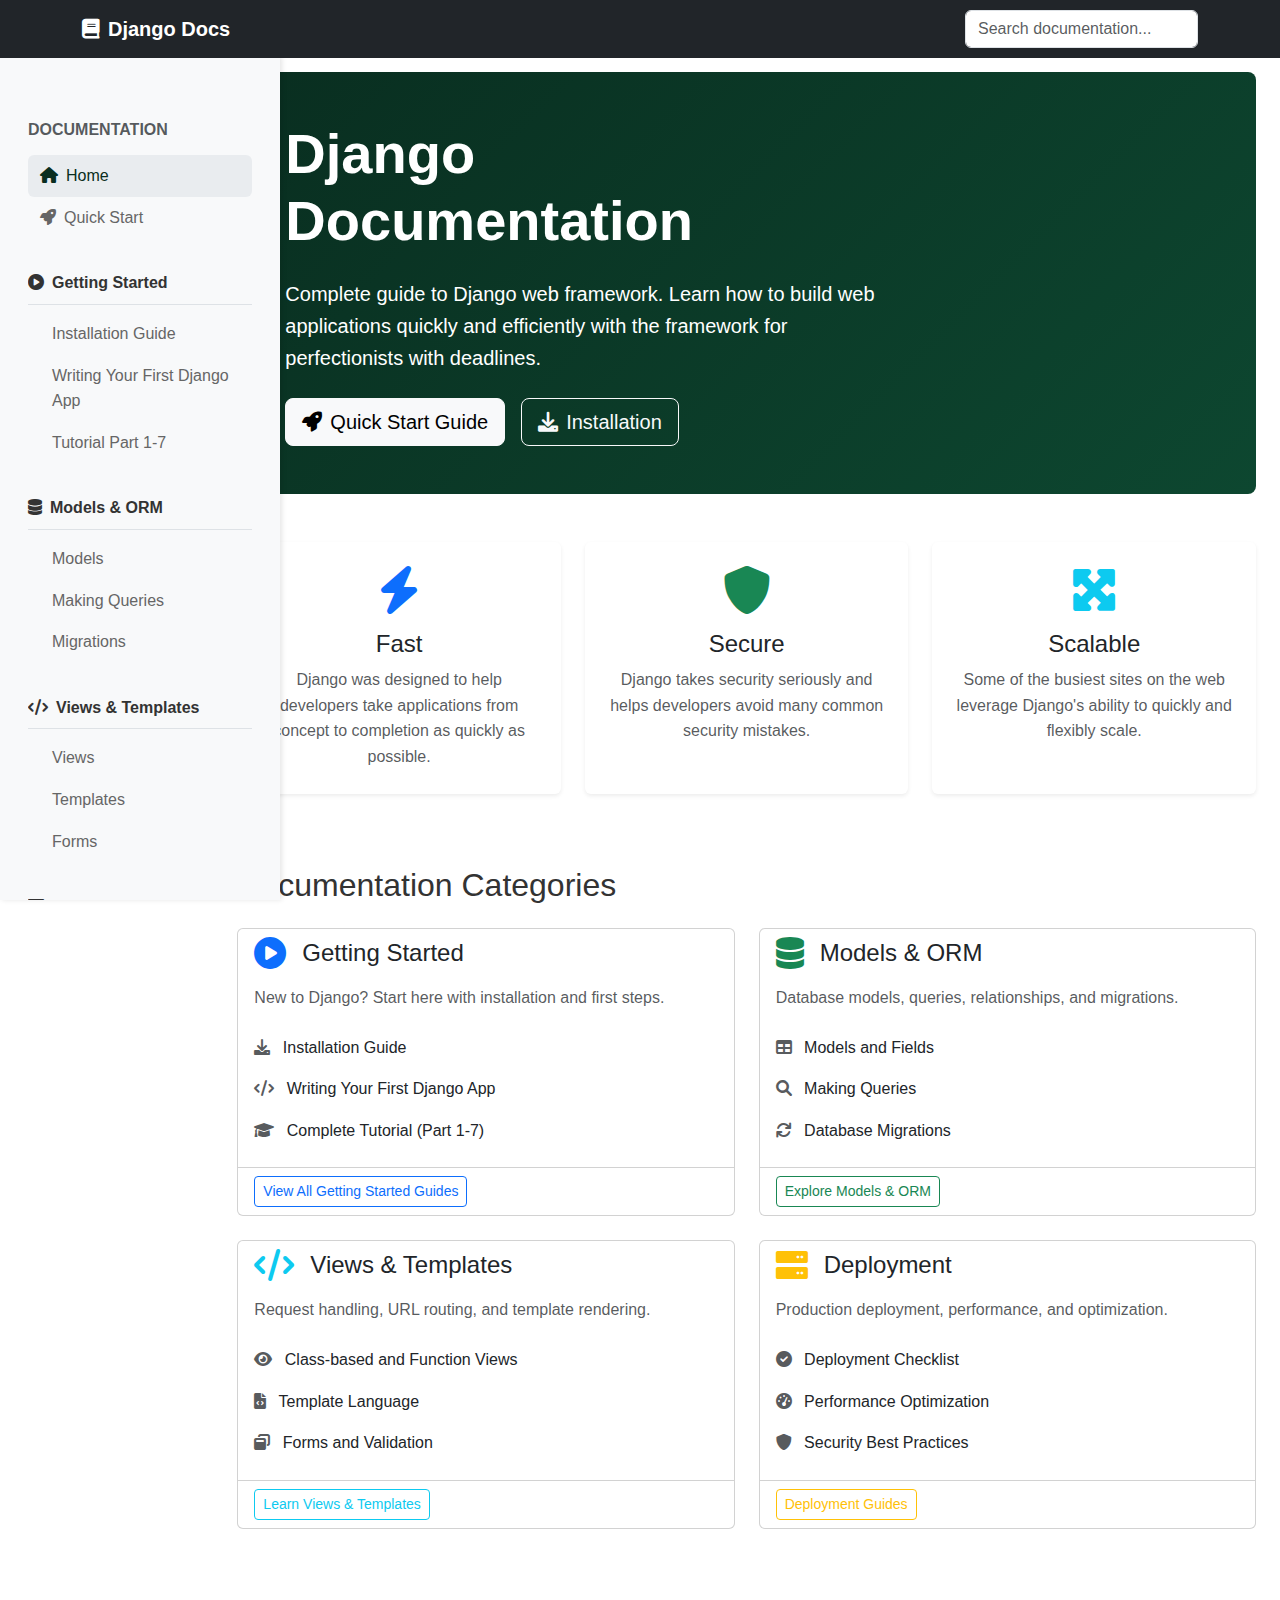
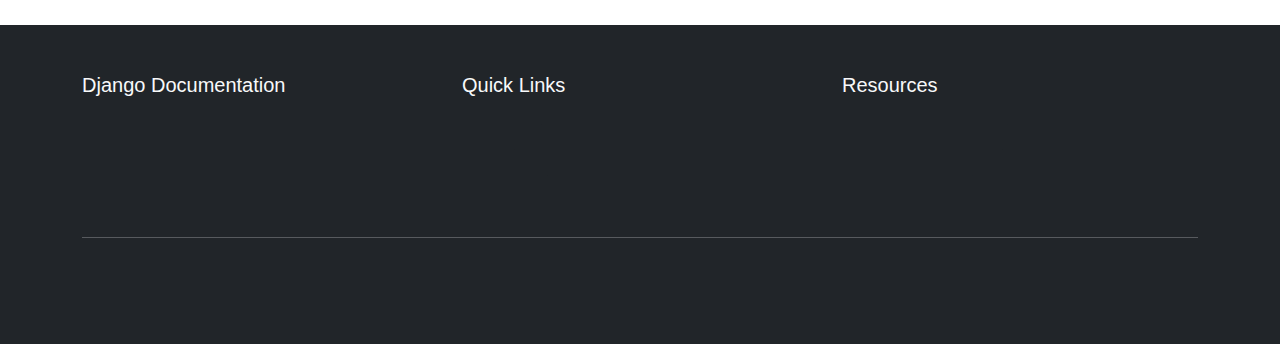
<file: index.html>
<!DOCTYPE html>
<html lang="en">
<head>
    <meta charset="UTF-8">
    <meta name="viewport" content="width=device-width, initial-scale=1.0">
    <title>Django Documentation - The Web Framework for Perfectionists with Deadlines</title>
    <link href="https://cdn.jsdelivr.net/npm/bootstrap@5.1.3/dist/css/bootstrap.min.css" rel="stylesheet">
    <link href="https://cdnjs.cloudflare.com/ajax/libs/font-awesome/6.0.0/css/all.min.css" rel="stylesheet">
    <link href="css/style.css" rel="stylesheet">
</head>
<body>
    <!-- Navigation -->
    <nav class="navbar navbar-expand-lg navbar-dark bg-dark fixed-top">
        <div class="container">
            <a class="navbar-brand" href="index.html">
                <i class="fas fa-book me-2"></i>Django Docs
            </a>
            <button class="navbar-toggler" type="button" data-bs-toggle="collapse" data-bs-target="#navbarNav">
                <span class="navbar-toggler-icon"></span>
            </button>
            <div class="collapse navbar-collapse" id="navbarNav">
                <div class="d-flex ms-auto">
                    <div class="search-container">
                        <input type="text" id="search-input" class="form-control" placeholder="Search documentation...">
                        <div id="search-results" class="search-results"></div>
                    </div>
                </div>
            </div>
        </div>
    </nav>

    <div class="container-fluid">
        <div class="row">
            <!-- Sidebar -->
            <nav class="col-md-3 col-lg-2 bg-light sidebar">
                <div class="position-sticky pt-5">
                    <div class="p-3">
                        <h6 class="text-uppercase fw-bold text-muted mb-3">Documentation</h6>
                        
                        <ul class="nav flex-column">
                            <li class="nav-item">
                                <a class="nav-link active" href="index.html">
                                    <i class="fas fa-home me-2"></i>Home
                                </a>
                            </li>
                            <li class="nav-item">
                                <a class="nav-link" href="quick-start.html">
                                    <i class="fas fa-rocket me-2"></i>Quick Start
                                </a>
                            </li>
                            
                            <!-- Getting Started -->
                            <li class="category-header">
                                <i class="fas fa-play-circle me-2"></i>Getting Started
                            </li>
                            <li class="nav-item">
                                <a class="nav-link ps-4" href="categories/getting-started/installation.html">
                                    Installation Guide
                                </a>
                            </li>
                            <li class="nav-item">
                                <a class="nav-link ps-4" href="categories/getting-started/first-project.html">
                                    Writing Your First Django App
                                </a>
                            </li>
                            <li class="nav-item">
                                <a class="nav-link ps-4" href="categories/getting-started/tutorial.html">
                                    Tutorial Part 1-7
                                </a>
                            </li>

                            <!-- Models & ORM -->
                            <li class="category-header">
                                <i class="fas fa-database me-2"></i>Models & ORM
                            </li>
                            <li class="nav-item">
                                <a class="nav-link ps-4" href="categories/models-orm/models.html">
                                    Models
                                </a>
                            </li>
                            <li class="nav-item">
                                <a class="nav-link ps-4" href="categories/models-orm/queries.html">
                                    Making Queries
                                </a>
                            </li>
                            <li class="nav-item">
                                <a class="nav-link ps-4" href="categories/models-orm/migrations.html">
                                    Migrations
                                </a>
                            </li>

                            <!-- Views & Templates -->
                            <li class="category-header">
                                <i class="fas fa-code me-2"></i>Views & Templates
                            </li>
                            <li class="nav-item">
                                <a class="nav-link ps-4" href="categories/views-templates/views.html">
                                    Views
                                </a>
                            </li>
                            <li class="nav-item">
                                <a class="nav-link ps-4" href="categories/views-templates/templates.html">
                                    Templates
                                </a>
                            </li>
                            <li class="nav-item">
                                <a class="nav-link ps-4" href="categories/views-templates/forms.html">
                                    Forms
                                </a>
                            </li>

                            <!-- Deployment -->
                            <li class="category-header">
                                <i class="fas fa-server me-2"></i>Deployment
                            </li>
                            <li class="nav-item">
                                <a class="nav-link ps-4" href="categories/deployment/production.html">
                                    Deployment Checklist
                                </a>
                            </li>
                            <li class="nav-item">
                                <a class="nav-link ps-4" href="categories/deployment/performance.html">
                                    Performance and Optimization
                                </a>
                            </li>
                        </ul>
                    </div>
                </div>
            </nav>

            <!-- Main content -->
            <main class="col-md-9 col-lg-10 ms-sm-auto px-4 py-4 main-content">
                <div class="pt-5">
                    <!-- Hero Section -->
                    <section class="hero-section bg-primary text-white rounded-3 p-5 mb-5">
                        <div class="row align-items-center">
                            <div class="col-lg-8">
                                <h1 class="display-4 fw-bold mb-4">Django Documentation</h1>
                                <p class="lead mb-4">Complete guide to Django web framework. Learn how to build web applications quickly and efficiently with the framework for perfectionists with deadlines.</p>
                                <div class="d-flex flex-wrap gap-3">
                                    <a href="quick-start.html" class="btn btn-light btn-lg">
                                        <i class="fas fa-rocket me-2"></i>Quick Start Guide
                                    </a>
                                    <a href="categories/getting-started/installation.html" class="btn btn-outline-light btn-lg">
                                        <i class="fas fa-download me-2"></i>Installation
                                    </a>
                                </div>
                            </div>
                            <div class="col-lg-4 text-center">
                                <i class="fas fa-django fa-8x opacity-75"></i>
                            </div>
                        </div>
                    </section>

                    <!-- Features Grid -->
                    <div class="row mb-5">
                        <div class="col-md-4 mb-4">
                            <div class="card h-100 border-0 shadow-sm">
                                <div class="card-body text-center p-4">
                                    <i class="fas fa-bolt fa-3x text-primary mb-3"></i>
                                    <h4 class="card-title">Fast</h4>
                                    <p class="card-text text-muted">Django was designed to help developers take applications from concept to completion as quickly as possible.</p>
                                </div>
                            </div>
                        </div>
                        <div class="col-md-4 mb-4">
                            <div class="card h-100 border-0 shadow-sm">
                                <div class="card-body text-center p-4">
                                    <i class="fas fa-shield-alt fa-3x text-success mb-3"></i>
                                    <h4 class="card-title">Secure</h4>
                                    <p class="card-text text-muted">Django takes security seriously and helps developers avoid many common security mistakes.</p>
                                </div>
                            </div>
                        </div>
                        <div class="col-md-4 mb-4">
                            <div class="card h-100 border-0 shadow-sm">
                                <div class="card-body text-center p-4">
                                    <i class="fas fa-expand-arrows-alt fa-3x text-info mb-3"></i>
                                    <h4 class="card-title">Scalable</h4>
                                    <p class="card-text text-muted">Some of the busiest sites on the web leverage Django's ability to quickly and flexibly scale.</p>
                                </div>
                            </div>
                        </div>
                    </div>

                    <!-- Documentation Categories -->
                    <section class="documentation-categories">
                        <h2 class="mb-4">Documentation Categories</h2>
                        <div class="row">
                            <!-- Getting Started -->
                            <div class="col-lg-6 mb-4">
                                <div class="card h-100">
                                    <div class="card-header bg-transparent border-0 pb-0">
                                        <div class="d-flex align-items-center">
                                            <i class="fas fa-play-circle fa-2x text-primary me-3"></i>
                                            <h4 class="card-title mb-0">Getting Started</h4>
                                        </div>
                                    </div>
                                    <div class="card-body">
                                        <p class="card-text text-muted">New to Django? Start here with installation and first steps.</p>
                                        <div class="list-group list-group-flush">
                                            <a href="categories/getting-started/installation.html" class="list-group-item list-group-item-action border-0 px-0 py-2">
                                                <i class="fas fa-download me-2 text-muted"></i>
                                                Installation Guide
                                            </a>
                                            <a href="categories/getting-started/first-project.html" class="list-group-item list-group-item-action border-0 px-0 py-2">
                                                <i class="fas fa-code me-2 text-muted"></i>
                                                Writing Your First Django App
                                            </a>
                                            <a href="categories/getting-started/tutorial.html" class="list-group-item list-group-item-action border-0 px-0 py-2">
                                                <i class="fas fa-graduation-cap me-2 text-muted"></i>
                                                Complete Tutorial (Part 1-7)
                                            </a>
                                        </div>
                                    </div>
                                    <div class="card-footer bg-transparent">
                                        <a href="categories/getting-started/installation.html" class="btn btn-outline-primary btn-sm">
                                            View All Getting Started Guides
                                        </a>
                                    </div>
                                </div>
                            </div>

                            <!-- Models & ORM -->
                            <div class="col-lg-6 mb-4">
                                <div class="card h-100">
                                    <div class="card-header bg-transparent border-0 pb-0">
                                        <div class="d-flex align-items-center">
                                            <i class="fas fa-database fa-2x text-success me-3"></i>
                                            <h4 class="card-title mb-0">Models & ORM</h4>
                                        </div>
                                    </div>
                                    <div class="card-body">
                                        <p class="card-text text-muted">Database models, queries, relationships, and migrations.</p>
                                        <div class="list-group list-group-flush">
                                            <a href="categories/models-orm/models.html" class="list-group-item list-group-item-action border-0 px-0 py-2">
                                                <i class="fas fa-table me-2 text-muted"></i>
                                                Models and Fields
                                            </a>
                                            <a href="categories/models-orm/queries.html" class="list-group-item list-group-item-action border-0 px-0 py-2">
                                                <i class="fas fa-search me-2 text-muted"></i>
                                                Making Queries
                                            </a>
                                            <a href="categories/models-orm/migrations.html" class="list-group-item list-group-item-action border-0 px-0 py-2">
                                                <i class="fas fa-sync me-2 text-muted"></i>
                                                Database Migrations
                                            </a>
                                        </div>
                                    </div>
                                    <div class="card-footer bg-transparent">
                                        <a href="categories/models-orm/models.html" class="btn btn-outline-success btn-sm">
                                            Explore Models & ORM
                                        </a>
                                    </div>
                                </div>
                            </div>

                            <!-- Views & Templates -->
                            <div class="col-lg-6 mb-4">
                                <div class="card h-100">
                                    <div class="card-header bg-transparent border-0 pb-0">
                                        <div class="d-flex align-items-center">
                                            <i class="fas fa-code fa-2x text-info me-3"></i>
                                            <h4 class="card-title mb-0">Views & Templates</h4>
                                        </div>
                                    </div>
                                    <div class="card-body">
                                        <p class="card-text text-muted">Request handling, URL routing, and template rendering.</p>
                                        <div class="list-group list-group-flush">
                                            <a href="categories/views-templates/views.html" class="list-group-item list-group-item-action border-0 px-0 py-2">
                                                <i class="fas fa-eye me-2 text-muted"></i>
                                                Class-based and Function Views
                                            </a>
                                            <a href="categories/views-templates/templates.html" class="list-group-item list-group-item-action border-0 px-0 py-2">
                                                <i class="fas fa-file-code me-2 text-muted"></i>
                                                Template Language
                                            </a>
                                            <a href="categories/views-templates/forms.html" class="list-group-item list-group-item-action border-0 px-0 py-2">
                                                <i class="fas fa-window-restore me-2 text-muted"></i>
                                                Forms and Validation
                                            </a>
                                        </div>
                                    </div>
                                    <div class="card-footer bg-transparent">
                                        <a href="categories/views-templates/views.html" class="btn btn-outline-info btn-sm">
                                            Learn Views & Templates
                                        </a>
                                    </div>
                                </div>
                            </div>

                            <!-- Deployment -->
                            <div class="col-lg-6 mb-4">
                                <div class="card h-100">
                                    <div class="card-header bg-transparent border-0 pb-0">
                                        <div class="d-flex align-items-center">
                                            <i class="fas fa-server fa-2x text-warning me-3"></i>
                                            <h4 class="card-title mb-0">Deployment</h4>
                                        </div>
                                    </div>
                                    <div class="card-body">
                                        <p class="card-text text-muted">Production deployment, performance, and optimization.</p>
                                        <div class="list-group list-group-flush">
                                            <a href="categories/deployment/production.html" class="list-group-item list-group-item-action border-0 px-0 py-2">
                                                <i class="fas fa-check-circle me-2 text-muted"></i>
                                                Deployment Checklist
                                            </a>
                                            <a href="categories/deployment/performance.html" class="list-group-item list-group-item-action border-0 px-0 py-2">
                                                <i class="fas fa-tachometer-alt me-2 text-muted"></i>
                                                Performance Optimization
                                            </a>
                                            <a href="categories/deployment/security.html" class="list-group-item list-group-item-action border-0 px-0 py-2">
                                                <i class="fas fa-shield-alt me-2 text-muted"></i>
                                                Security Best Practices
                                            </a>
                                        </div>
                                    </div>
                                    <div class="card-footer bg-transparent">
                                        <a href="categories/deployment/production.html" class="btn btn-outline-warning btn-sm">
                                            Deployment Guides
                                        </a>
                                    </div>
                                </div>
                            </div>
                        </div>
                    </section>
                </div>
            </main>
        </div>
    </div>

    <!-- Footer -->
    <footer class="bg-dark text-light mt-5 py-5">
        <div class="container">
            <div class="row">
                <div class="col-md-4 mb-4">
                    <h5>Django Documentation</h5>
                    <p class="text-muted">Complete guide to building web applications with Django.</p>
                </div>
                <div class="col-md-4 mb-4">
                    <h5>Quick Links</h5>
                    <ul class="list-unstyled">
                        <li><a href="quick-start.html" class="text-muted">Quick Start</a></li>
                        <li><a href="categories/getting-started/tutorial.html" class="text-muted">Tutorial</a></li>
                        <li><a href="categories/deployment/production.html" class="text-muted">Deployment</a></li>
                    </ul>
                </div>
                <div class="col-md-4 mb-4">
                    <h5>Resources</h5>
                    <ul class="list-unstyled">
                        <li><a href="https://django-project.com" class="text-muted">Official Django Website</a></li>
                        <li><a href="https://docs.djangoproject.com" class="text-muted">Official Documentation</a></li>
                        <li><a href="https://github.com/django" class="text-muted">GitHub Repository</a></li>
                    </ul>
                </div>
            </div>
            <hr class="bg-secondary">
            <div class="text-center text-muted">
                <p>&copy; 2024 Django Documentation. This is a static documentation site for demonstration purposes.</p>
            </div>
        </div>
    </footer>

    <script src="https://cdn.jsdelivr.net/npm/bootstrap@5.1.3/dist/js/bootstrap.bundle.min.js"></script>
    <script src="js/search.js"></script>
    <script src="js/main.js"></script>
</body>
</html>
</file>
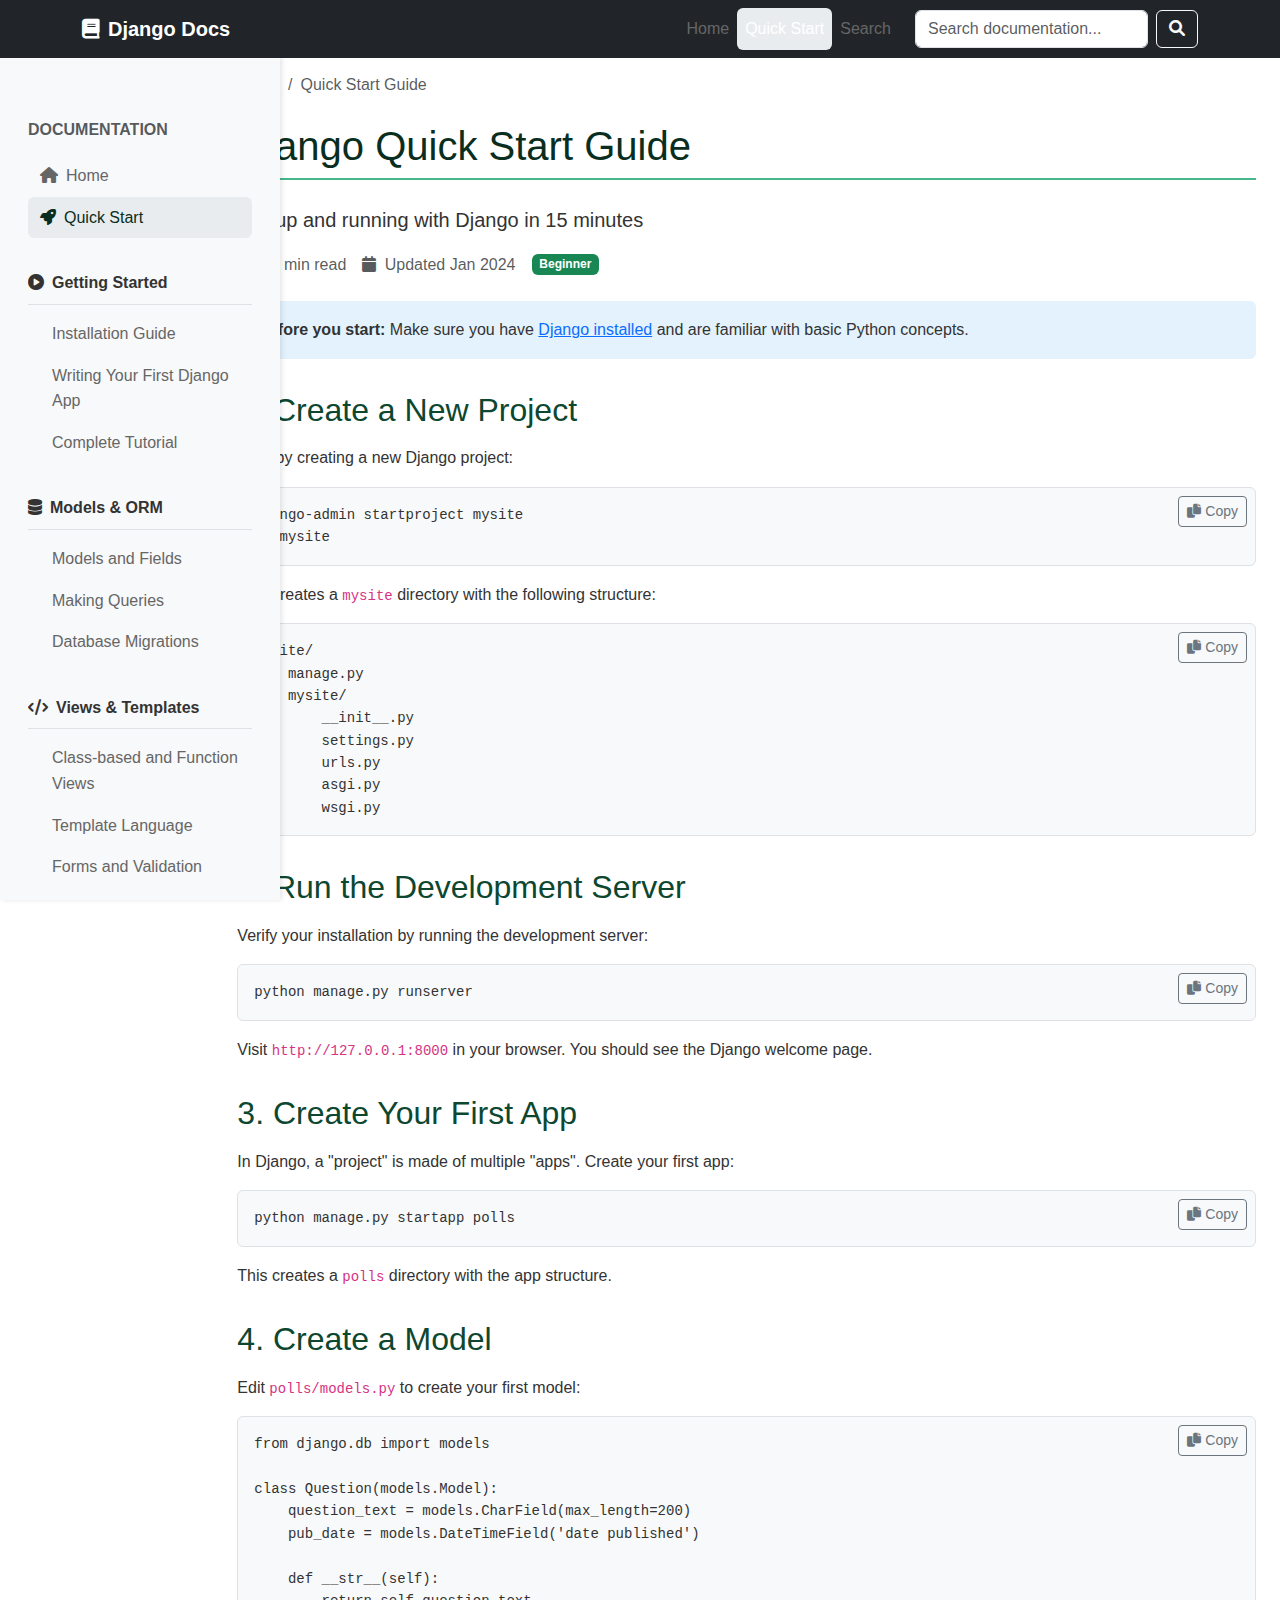
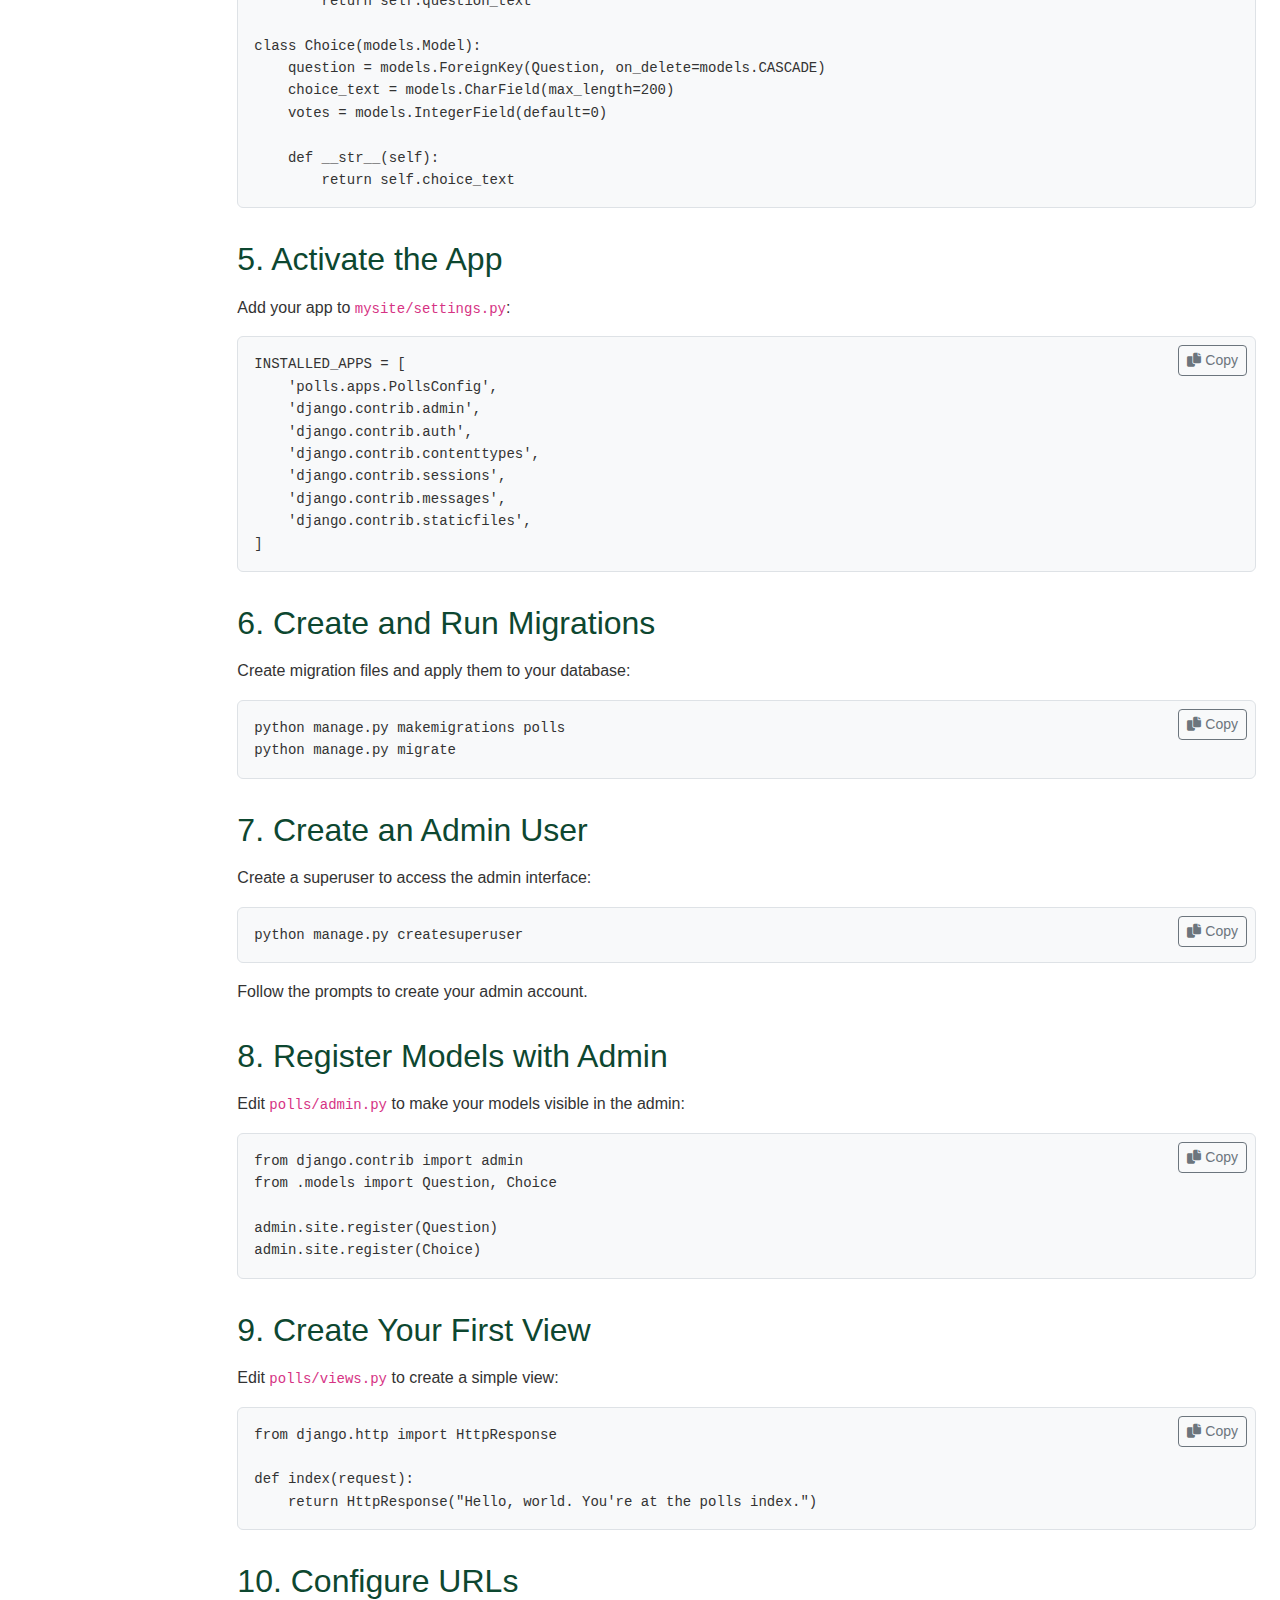
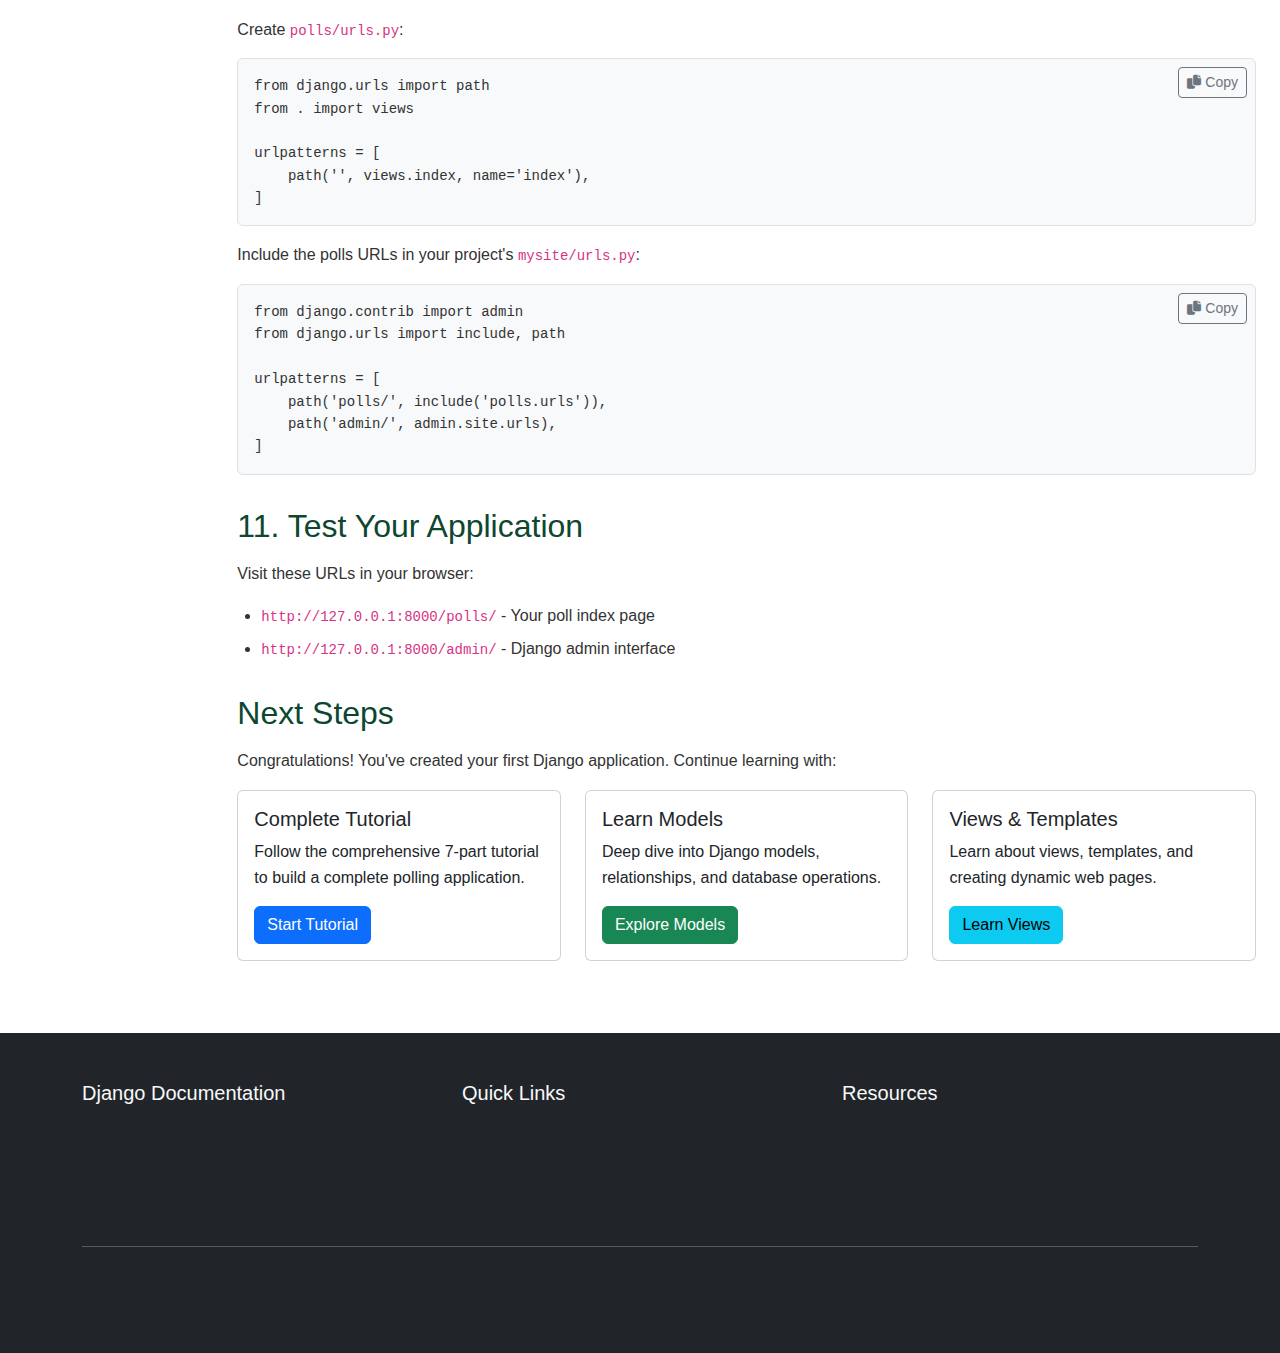
<file: quick-start.html>
<!DOCTYPE html>
<html lang="en">
<head>
    <meta charset="UTF-8">
    <meta name="viewport" content="width=device-width, initial-scale=1.0">
    <title>Quick Start Guide - Django Documentation</title>
    <link href="https://cdn.jsdelivr.net/npm/bootstrap@5.1.3/dist/css/bootstrap.min.css" rel="stylesheet">
    <link href="https://cdnjs.cloudflare.com/ajax/libs/font-awesome/6.0.0/css/all.min.css" rel="stylesheet">
    <link href="css/style.css" rel="stylesheet">
</head>
<body>
    <!-- Navigation -->
    <nav class="navbar navbar-expand-lg navbar-dark bg-dark fixed-top">
        <div class="container">
            <a class="navbar-brand" href="index.html">
                <i class="fas fa-book me-2"></i>Django Docs
            </a>
            <button class="navbar-toggler" type="button" data-bs-toggle="collapse" data-bs-target="#navbarNav">
                <span class="navbar-toggler-icon"></span>
            </button>
            <div class="collapse navbar-collapse" id="navbarNav">
                <ul class="navbar-nav ms-auto">
                    <li class="nav-item">
                        <a class="nav-link" href="index.html">Home</a>
                    </li>
                    <li class="nav-item">
                        <a class="nav-link active" href="quick-start.html">Quick Start</a>
                    </li>
                    <li class="nav-item">
                        <a class="nav-link" href="search.html">Search</a>
                    </li>
                </ul>
                <div class="d-flex ms-3">
                    <div class="search-container">
                        <form action="search.html" method="get" class="d-flex">
                            <input type="text" name="q" class="form-control" placeholder="Search documentation...">
                            <button type="submit" class="btn btn-outline-light ms-2">
                                <i class="fas fa-search"></i>
                            </button>
                        </form>
                    </div>
                </div>
            </div>
        </div>
    </nav>

    <div class="container-fluid">
        <div class="row">
            <!-- Sidebar -->
            <nav class="col-md-3 col-lg-2 bg-light sidebar">
                <div class="position-sticky pt-5">
                    <div class="p-3">
                        <h6 class="text-uppercase fw-bold text-muted mb-3">Documentation</h6>
                        
                        <ul class="nav flex-column">
                            <li class="nav-item">
                                <a class="nav-link" href="index.html">
                                    <i class="fas fa-home me-2"></i>Home
                                </a>
                            </li>
                            <li class="nav-item">
                                <a class="nav-link active" href="quick-start.html">
                                    <i class="fas fa-rocket me-2"></i>Quick Start
                                </a>
                            </li>
                            
                            <!-- Getting Started -->
                            <li class="category-header">
                                <i class="fas fa-play-circle me-2"></i>Getting Started
                            </li>
                            <li class="nav-item">
                                <a class="nav-link ps-4" href="categories/getting-started/installation.html">
                                    Installation Guide
                                </a>
                            </li>
                            <li class="nav-item">
                                <a class="nav-link ps-4" href="categories/getting-started/first-project.html">
                                    Writing Your First Django App
                                </a>
                            </li>
                            <li class="nav-item">
                                <a class="nav-link ps-4" href="categories/getting-started/tutorial.html">
                                    Complete Tutorial
                                </a>
                            </li>

                            <!-- Models & ORM -->
                            <li class="category-header">
                                <i class="fas fa-database me-2"></i>Models & ORM
                            </li>
                            <li class="nav-item">
                                <a class="nav-link ps-4" href="categories/models-orm/models.html">
                                    Models and Fields
                                </a>
                            </li>
                            <li class="nav-item">
                                <a class="nav-link ps-4" href="categories/models-orm/queries.html">
                                    Making Queries
                                </a>
                            </li>
                            <li class="nav-item">
                                <a class="nav-link ps-4" href="categories/models-orm/migrations.html">
                                    Database Migrations
                                </a>
                            </li>

                            <!-- Views & Templates -->
                            <li class="category-header">
                                <i class="fas fa-code me-2"></i>Views & Templates
                            </li>
                            <li class="nav-item">
                                <a class="nav-link ps-4" href="categories/views-templates/views.html">
                                    Class-based and Function Views
                                </a>
                            </li>
                            <li class="nav-item">
                                <a class="nav-link ps-4" href="categories/views-templates/templates.html">
                                    Template Language
                                </a>
                            </li>
                            <li class="nav-item">
                                <a class="nav-link ps-4" href="categories/views-templates/forms.html">
                                    Forms and Validation
                                </a>
                            </li>

                            <!-- Deployment -->
                            <li class="category-header">
                                <i class="fas fa-server me-2"></i>Deployment
                            </li>
                            <li class="nav-item">
                                <a class="nav-link ps-4" href="categories/deployment/production.html">
                                    Deployment Checklist
                                </a>
                            </li>
                            <li class="nav-item">
                                <a class="nav-link ps-4" href="categories/deployment/performance.html">
                                    Performance Optimization
                                </a>
                            </li>
                            <li class="nav-item">
                                <a class="nav-link ps-4" href="categories/deployment/security.html">
                                    Security Best Practices
                                </a>
                            </li>
                        </ul>
                    </div>
                </div>
            </nav>

            <!-- Main content -->
            <main class="col-md-9 col-lg-10 ms-sm-auto px-4 py-4 main-content">
                <div class="pt-5">
                    <nav aria-label="breadcrumb">
                        <ol class="breadcrumb">
                            <li class="breadcrumb-item"><a href="index.html">Home</a></li>
                            <li class="breadcrumb-item active">Quick Start Guide</li>
                        </ol>
                    </nav>

                    <article class="doc-content">
                        <header class="mb-4">
                            <h1>Django Quick Start Guide</h1>
                            <p class="lead">Get up and running with Django in 15 minutes</p>
                            <div class="text-muted d-flex align-items-center gap-3">
                                <span><i class="fas fa-clock me-1"></i> 15 min read</span>
                                <span><i class="fas fa-calendar me-1"></i> Updated Jan 2024</span>
                                <span class="badge bg-success">Beginner</span>
                            </div>
                        </header>

                        <div class="alert-note">
                            <strong>Before you start:</strong> Make sure you have <a href="categories/getting-started/installation.html">Django installed</a> and are familiar with basic Python concepts.
                        </div>

                        <section id="create-project">
                            <h2>1. Create a New Project</h2>
                            <p>Start by creating a new Django project:</p>
                            
                            <div class="code-block">
                                <pre><code class="language-bash">django-admin startproject mysite
cd mysite</code></pre>
                            </div>

                            <p>This creates a <code>mysite</code> directory with the following structure:</p>

                            <div class="code-block">
                                <pre><code>mysite/
    manage.py
    mysite/
        __init__.py
        settings.py
        urls.py
        asgi.py
        wsgi.py</code></pre>
                            </div>
                        </section>

                        <section id="run-server">
                            <h2>2. Run the Development Server</h2>
                            <p>Verify your installation by running the development server:</p>

                            <div class="code-block">
                                <pre><code class="language-bash">python manage.py runserver</code></pre>
                            </div>

                            <p>Visit <code>http://127.0.0.1:8000</code> in your browser. You should see the Django welcome page.</p>
                        </section>

                        <section id="create-app">
                            <h2>3. Create Your First App</h2>
                            <p>In Django, a "project" is made of multiple "apps". Create your first app:</p>

                            <div class="code-block">
                                <pre><code class="language-bash">python manage.py startapp polls</code></pre>
                            </div>

                            <p>This creates a <code>polls</code> directory with the app structure.</p>
                        </section>

                        <section id="create-model">
                            <h2>4. Create a Model</h2>
                            <p>Edit <code>polls/models.py</code> to create your first model:</p>

                            <div class="code-block">
                                <pre><code class="language-python">from django.db import models

class Question(models.Model):
    question_text = models.CharField(max_length=200)
    pub_date = models.DateTimeField('date published')

    def __str__(self):
        return self.question_text

class Choice(models.Model):
    question = models.ForeignKey(Question, on_delete=models.CASCADE)
    choice_text = models.CharField(max_length=200)
    votes = models.IntegerField(default=0)

    def __str__(self):
        return self.choice_text</code></pre>
                            </div>
                        </section>

                        <section id="activate-app">
                            <h2>5. Activate the App</h2>
                            <p>Add your app to <code>mysite/settings.py</code>:</p>

                            <div class="code-block">
                                <pre><code class="language-python">INSTALLED_APPS = [
    'polls.apps.PollsConfig',
    'django.contrib.admin',
    'django.contrib.auth',
    'django.contrib.contenttypes',
    'django.contrib.sessions',
    'django.contrib.messages',
    'django.contrib.staticfiles',
]</code></pre>
                            </div>
                        </section>

                        <section id="migrations">
                            <h2>6. Create and Run Migrations</h2>
                            <p>Create migration files and apply them to your database:</p>

                            <div class="code-block">
                                <pre><code class="language-bash">python manage.py makemigrations polls
python manage.py migrate</code></pre>
                            </div>
                        </section>

                        <section id="create-admin">
                            <h2>7. Create an Admin User</h2>
                            <p>Create a superuser to access the admin interface:</p>

                            <div class="code-block">
                                <pre><code class="language-bash">python manage.py createsuperuser</code></pre>
                            </div>

                            <p>Follow the prompts to create your admin account.</p>
                        </section>

                        <section id="register-models">
                            <h2>8. Register Models with Admin</h2>
                            <p>Edit <code>polls/admin.py</code> to make your models visible in the admin:</p>

                            <div class="code-block">
                                <pre><code class="language-python">from django.contrib import admin
from .models import Question, Choice

admin.site.register(Question)
admin.site.register(Choice)</code></pre>
                            </div>
                        </section>

                        <section id="create-views">
                            <h2>9. Create Your First View</h2>
                            <p>Edit <code>polls/views.py</code> to create a simple view:</p>

                            <div class="code-block">
                                <pre><code class="language-python">from django.http import HttpResponse

def index(request):
    return HttpResponse("Hello, world. You're at the polls index.")</code></pre>
                            </div>
                        </section>

                        <section id="setup-urls">
                            <h2>10. Configure URLs</h2>
                            <p>Create <code>polls/urls.py</code>:</p>

                            <div class="code-block">
                                <pre><code class="language-python">from django.urls import path
from . import views

urlpatterns = [
    path('', views.index, name='index'),
]</code></pre>
                            </div>

                            <p>Include the polls URLs in your project's <code>mysite/urls.py</code>:</p>

                            <div class="code-block">
                                <pre><code class="language-python">from django.contrib import admin
from django.urls import include, path

urlpatterns = [
    path('polls/', include('polls.urls')),
    path('admin/', admin.site.urls),
]</code></pre>
                            </div>
                        </section>

                        <section id="test-app">
                            <h2>11. Test Your Application</h2>
                            <p>Visit these URLs in your browser:</p>
                            <ul>
                                <li><code>http://127.0.0.1:8000/polls/</code> - Your poll index page</li>
                                <li><code>http://127.0.0.1:8000/admin/</code> - Django admin interface</li>
                            </ul>
                        </section>

                        <section id="next-steps">
                            <h2>Next Steps</h2>
                            <p>Congratulations! You've created your first Django application. Continue learning with:</p>
                            <div class="row">
                                <div class="col-md-4">
                                    <div class="card h-100">
                                        <div class="card-body">
                                            <h5 class="card-title">Complete Tutorial</h5>
                                            <p class="card-text">Follow the comprehensive 7-part tutorial to build a complete polling application.</p>
                                            <a href="categories/getting-started/tutorial.html" class="btn btn-primary">Start Tutorial</a>
                                        </div>
                                    </div>
                                </div>
                                <div class="col-md-4">
                                    <div class="card h-100">
                                        <div class="card-body">
                                            <h5 class="card-title">Learn Models</h5>
                                            <p class="card-text">Deep dive into Django models, relationships, and database operations.</p>
                                            <a href="categories/models-orm/models.html" class="btn btn-success">Explore Models</a>
                                        </div>
                                    </div>
                                </div>
                                <div class="col-md-4">
                                    <div class="card h-100">
                                        <div class="card-body">
                                            <h5 class="card-title">Views & Templates</h5>
                                            <p class="card-text">Learn about views, templates, and creating dynamic web pages.</p>
                                            <a href="categories/views-templates/views.html" class="btn btn-info">Learn Views</a>
                                        </div>
                                    </div>
                                </div>
                            </div>
                        </section>
                    </article>
                </div>
            </main>
        </div>
    </div>

    <!-- Footer -->
    <footer class="bg-dark text-light mt-5 py-5">
        <div class="container">
            <div class="row">
                <div class="col-md-4 mb-4">
                    <h5>Django Documentation</h5>
                    <p class="text-muted">Complete guide to building web applications with Django.</p>
                </div>
                <div class="col-md-4 mb-4">
                    <h5>Quick Links</h5>
                    <ul class="list-unstyled">
                        <li><a href="index.html" class="text-muted">Home</a></li>
                        <li><a href="categories/getting-started/tutorial.html" class="text-muted">Tutorial</a></li>
                        <li><a href="categories/deployment/production.html" class="text-muted">Deployment</a></li>
                    </ul>
                </div>
                <div class="col-md-4 mb-4">
                    <h5>Resources</h5>
                    <ul class="list-unstyled">
                        <li><a href="https://djangoproject.com" class="text-muted" target="_blank">Official Django Website</a></li>
                        <li><a href="https://docs.djangoproject.com" class="text-muted" target="_blank">Official Documentation</a></li>
                        <li><a href="https://github.com/django" class="text-muted" target="_blank">GitHub Repository</a></li>
                    </ul>
                </div>
            </div>
            <hr class="bg-secondary">
            <div class="text-center text-muted">
                <p>&copy; 2024 Django Documentation. This is a static documentation site for demonstration purposes.</p>
            </div>
        </div>
    </footer>

    <script src="https://cdn.jsdelivr.net/npm/bootstrap@5.1.3/dist/js/bootstrap.bundle.min.js"></script>
    <script src="js/main.js"></script>
</body>
</html>
</file>
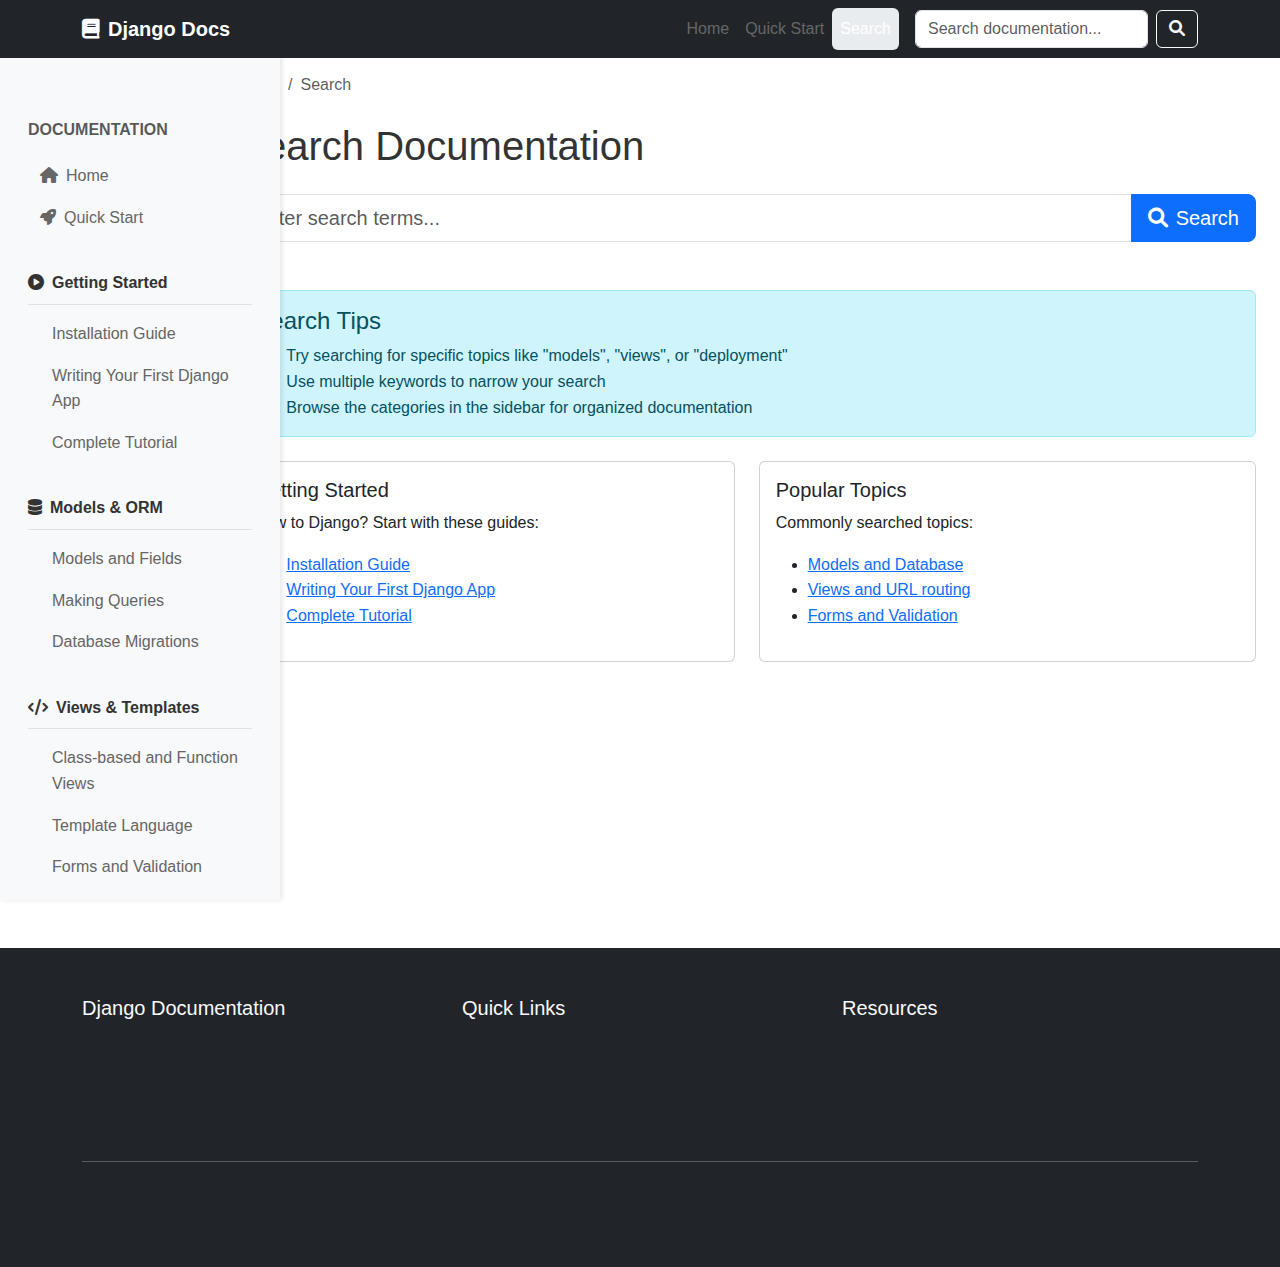
<file: search.html>
<!DOCTYPE html>
<html lang="en">
<head>
    <meta charset="UTF-8">
    <meta name="viewport" content="width=device-width, initial-scale=1.0">
    <title>Search Documentation - Django Documentation</title>
    <link href="https://cdn.jsdelivr.net/npm/bootstrap@5.1.3/dist/css/bootstrap.min.css" rel="stylesheet">
    <link href="https://cdnjs.cloudflare.com/ajax/libs/font-awesome/6.0.0/css/all.min.css" rel="stylesheet">
    <link href="css/style.css" rel="stylesheet">
</head>
<body>
    <!-- Navigation -->
    <nav class="navbar navbar-expand-lg navbar-dark bg-dark fixed-top">
        <div class="container">
            <a class="navbar-brand" href="index.html">
                <i class="fas fa-book me-2"></i>Django Docs
            </a>
            <button class="navbar-toggler" type="button" data-bs-toggle="collapse" data-bs-target="#navbarNav">
                <span class="navbar-toggler-icon"></span>
            </button>
            <div class="collapse navbar-collapse" id="navbarNav">
                <ul class="navbar-nav ms-auto">
                    <li class="nav-item">
                        <a class="nav-link" href="index.html">Home</a>
                    </li>
                    <li class="nav-item">
                        <a class="nav-link" href="quick-start.html">Quick Start</a>
                    </li>
                    <li class="nav-item">
                        <a class="nav-link active" href="search.html">Search</a>
                    </li>
                </ul>
                <div class="d-flex ms-3">
                    <div class="search-container">
                        <form action="search.html" method="get" class="d-flex">
                            <input type="text" name="q" class="form-control" placeholder="Search documentation..." value="">
                            <button type="submit" class="btn btn-outline-light ms-2">
                                <i class="fas fa-search"></i>
                            </button>
                        </form>
                    </div>
                </div>
            </div>
        </div>
    </nav>

    <div class="container-fluid">
        <div class="row">
            <!-- Sidebar -->
            <nav class="col-md-3 col-lg-2 bg-light sidebar">
                <div class="position-sticky pt-5">
                    <div class="p-3">
                        <h6 class="text-uppercase fw-bold text-muted mb-3">Documentation</h6>
                        
                        <ul class="nav flex-column">
                            <li class="nav-item">
                                <a class="nav-link" href="index.html">
                                    <i class="fas fa-home me-2"></i>Home
                                </a>
                            </li>
                            <li class="nav-item">
                                <a class="nav-link" href="quick-start.html">
                                    <i class="fas fa-rocket me-2"></i>Quick Start
                                </a>
                            </li>
                            
                            <!-- Getting Started -->
                            <li class="category-header">
                                <i class="fas fa-play-circle me-2"></i>Getting Started
                            </li>
                            <li class="nav-item">
                                <a class="nav-link ps-4" href="categories/getting-started/installation.html">
                                    Installation Guide
                                </a>
                            </li>
                            <li class="nav-item">
                                <a class="nav-link ps-4" href="categories/getting-started/first-project.html">
                                    Writing Your First Django App
                                </a>
                            </li>
                            <li class="nav-item">
                                <a class="nav-link ps-4" href="categories/getting-started/tutorial.html">
                                    Complete Tutorial
                                </a>
                            </li>

                            <!-- Models & ORM -->
                            <li class="category-header">
                                <i class="fas fa-database me-2"></i>Models & ORM
                            </li>
                            <li class="nav-item">
                                <a class="nav-link ps-4" href="categories/models-orm/models.html">
                                    Models and Fields
                                </a>
                            </li>
                            <li class="nav-item">
                                <a class="nav-link ps-4" href="categories/models-orm/queries.html">
                                    Making Queries
                                </a>
                            </li>
                            <li class="nav-item">
                                <a class="nav-link ps-4" href="categories/models-orm/migrations.html">
                                    Database Migrations
                                </a>
                            </li>

                            <!-- Views & Templates -->
                            <li class="category-header">
                                <i class="fas fa-code me-2"></i>Views & Templates
                            </li>
                            <li class="nav-item">
                                <a class="nav-link ps-4" href="categories/views-templates/views.html">
                                    Class-based and Function Views
                                </a>
                            </li>
                            <li class="nav-item">
                                <a class="nav-link ps-4" href="categories/views-templates/templates.html">
                                    Template Language
                                </a>
                            </li>
                            <li class="nav-item">
                                <a class="nav-link ps-4" href="categories/views-templates/forms.html">
                                    Forms and Validation
                                </a>
                            </li>

                            <!-- Deployment -->
                            <li class="category-header">
                                <i class="fas fa-server me-2"></i>Deployment
                            </li>
                            <li class="nav-item">
                                <a class="nav-link ps-4" href="categories/deployment/production.html">
                                    Deployment Checklist
                                </a>
                            </li>
                            <li class="nav-item">
                                <a class="nav-link ps-4" href="categories/deployment/performance.html">
                                    Performance Optimization
                                </a>
                            </li>
                            <li class="nav-item">
                                <a class="nav-link ps-4" href="categories/deployment/security.html">
                                    Security Best Practices
                                </a>
                            </li>
                        </ul>
                    </div>
                </div>
            </nav>

            <!-- Main content -->
            <main class="col-md-9 col-lg-10 ms-sm-auto px-4 py-4 main-content">
                <div class="pt-5">
                    <nav aria-label="breadcrumb">
                        <ol class="breadcrumb">
                            <li class="breadcrumb-item"><a href="index.html">Home</a></li>
                            <li class="breadcrumb-item active">Search</li>
                        </ol>
                    </nav>

                    <div class="row">
                        <div class="col-12">
                            <h1 class="mb-4">Search Documentation</h1>
                            
                            <form action="search.html" method="get" class="mb-5">
                                <div class="input-group input-group-lg">
                                    <input type="text" name="q" class="form-control" placeholder="Enter search terms..." value="">
                                    <button type="submit" class="btn btn-primary">
                                        <i class="fas fa-search me-2"></i>Search
                                    </button>
                                </div>
                            </form>

                            <div id="search-results">
                                <div class="alert alert-info">
                                    <h4>Search Tips</h4>
                                    <ul class="mb-0">
                                        <li>Try searching for specific topics like "models", "views", or "deployment"</li>
                                        <li>Use multiple keywords to narrow your search</li>
                                        <li>Browse the categories in the sidebar for organized documentation</li>
                                    </ul>
                                </div>

                                <div class="row mt-4">
                                    <div class="col-md-6 mb-4">
                                        <div class="card h-100">
                                            <div class="card-body">
                                                <h5 class="card-title">Getting Started</h5>
                                                <p class="card-text">New to Django? Start with these guides:</p>
                                                <ul>
                                                    <li><a href="categories/getting-started/installation.html">Installation Guide</a></li>
                                                    <li><a href="categories/getting-started/first-project.html">Writing Your First Django App</a></li>
                                                    <li><a href="categories/getting-started/tutorial.html">Complete Tutorial</a></li>
                                                </ul>
                                            </div>
                                        </div>
                                    </div>
                                    <div class="col-md-6 mb-4">
                                        <div class="card h-100">
                                            <div class="card-body">
                                                <h5 class="card-title">Popular Topics</h5>
                                                <p class="card-text">Commonly searched topics:</p>
                                                <ul>
                                                    <li><a href="categories/models-orm/models.html">Models and Database</a></li>
                                                    <li><a href="categories/views-templates/views.html">Views and URL routing</a></li>
                                                    <li><a href="categories/views-templates/forms.html">Forms and Validation</a></li>
                                                </ul>
                                            </div>
                                        </div>
                                    </div>
                                </div>
                            </div>
                        </div>
                    </div>
                </div>
            </main>
        </div>
    </div>

    <!-- Footer -->
    <footer class="bg-dark text-light mt-5 py-5">
        <div class="container">
            <div class="row">
                <div class="col-md-4 mb-4">
                    <h5>Django Documentation</h5>
                    <p class="text-muted">Complete guide to building web applications with Django.</p>
                </div>
                <div class="col-md-4 mb-4">
                    <h5>Quick Links</h5>
                    <ul class="list-unstyled">
                        <li><a href="index.html" class="text-muted">Home</a></li>
                        <li><a href="quick-start.html" class="text-muted">Quick Start</a></li>
                        <li><a href="categories/getting-started/tutorial.html" class="text-muted">Tutorial</a></li>
                    </ul>
                </div>
                <div class="col-md-4 mb-4">
                    <h5>Resources</h5>
                    <ul class="list-unstyled">
                        <li><a href="https://djangoproject.com" class="text-muted" target="_blank">Official Django Website</a></li>
                        <li><a href="https://docs.djangoproject.com" class="text-muted" target="_blank">Official Documentation</a></li>
                        <li><a href="https://github.com/django" class="text-muted" target="_blank">GitHub Repository</a></li>
                    </ul>
                </div>
            </div>
            <hr class="bg-secondary">
            <div class="text-center text-muted">
                <p>&copy; 2024 Django Documentation. This is a static documentation site for demonstration purposes.</p>
            </div>
        </div>
    </footer>

    <script src="https://cdn.jsdelivr.net/npm/bootstrap@5.1.3/dist/js/bootstrap.bundle.min.js"></script>
    <script src="js/search.js"></script>
    <script src="js/main.js"></script>
</body>
</html>
</file>
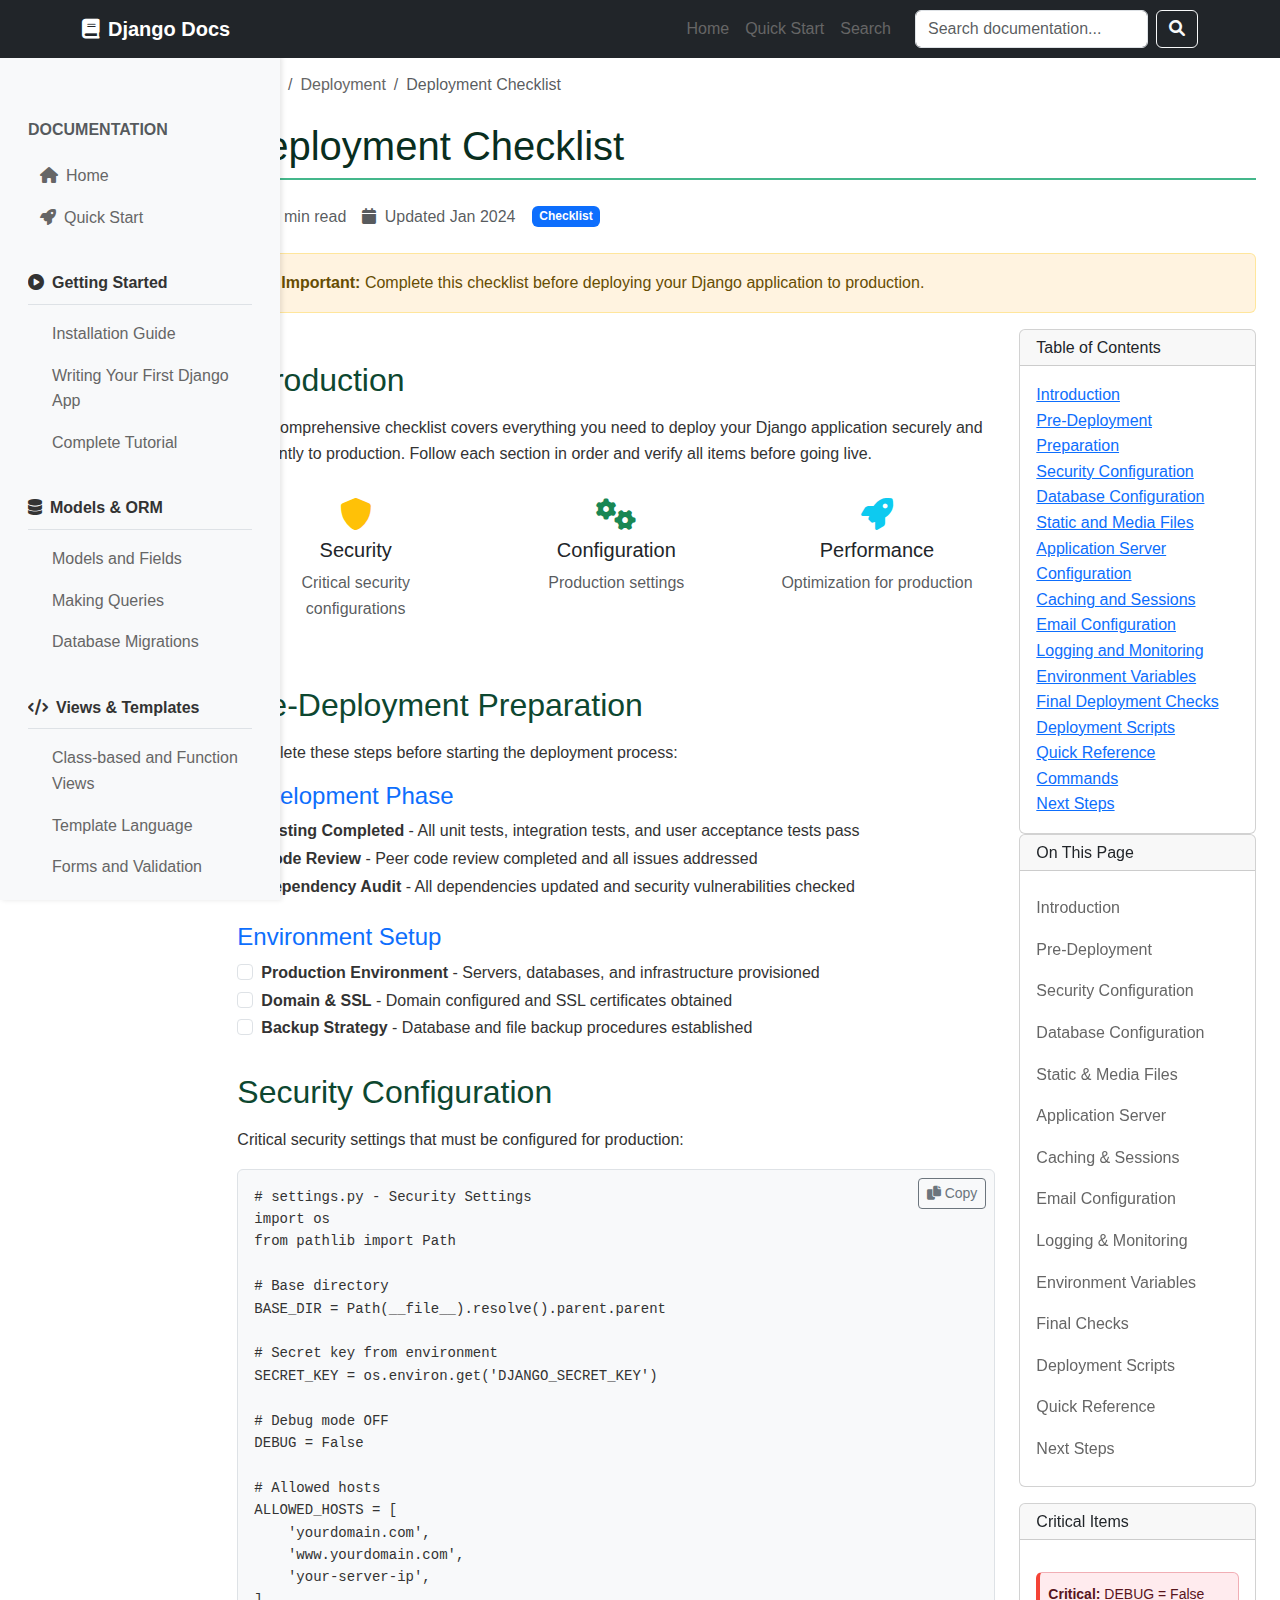
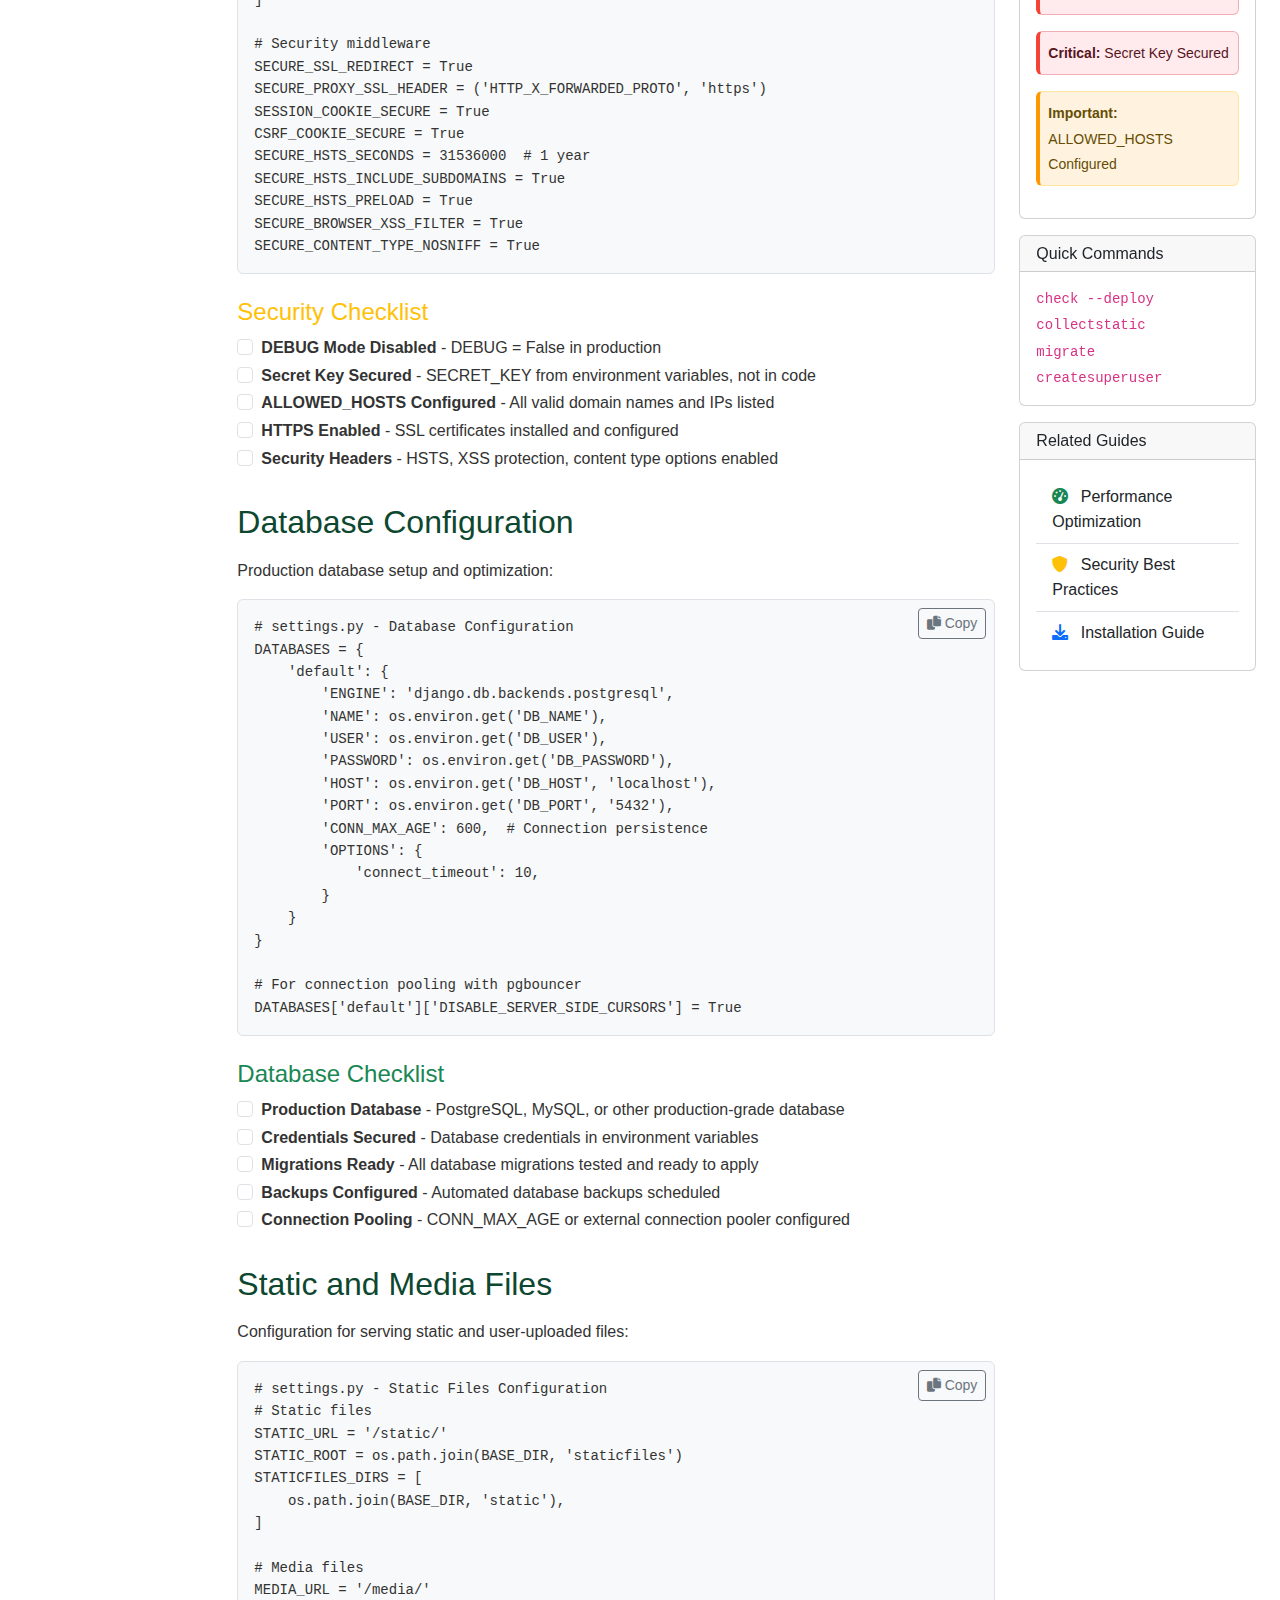
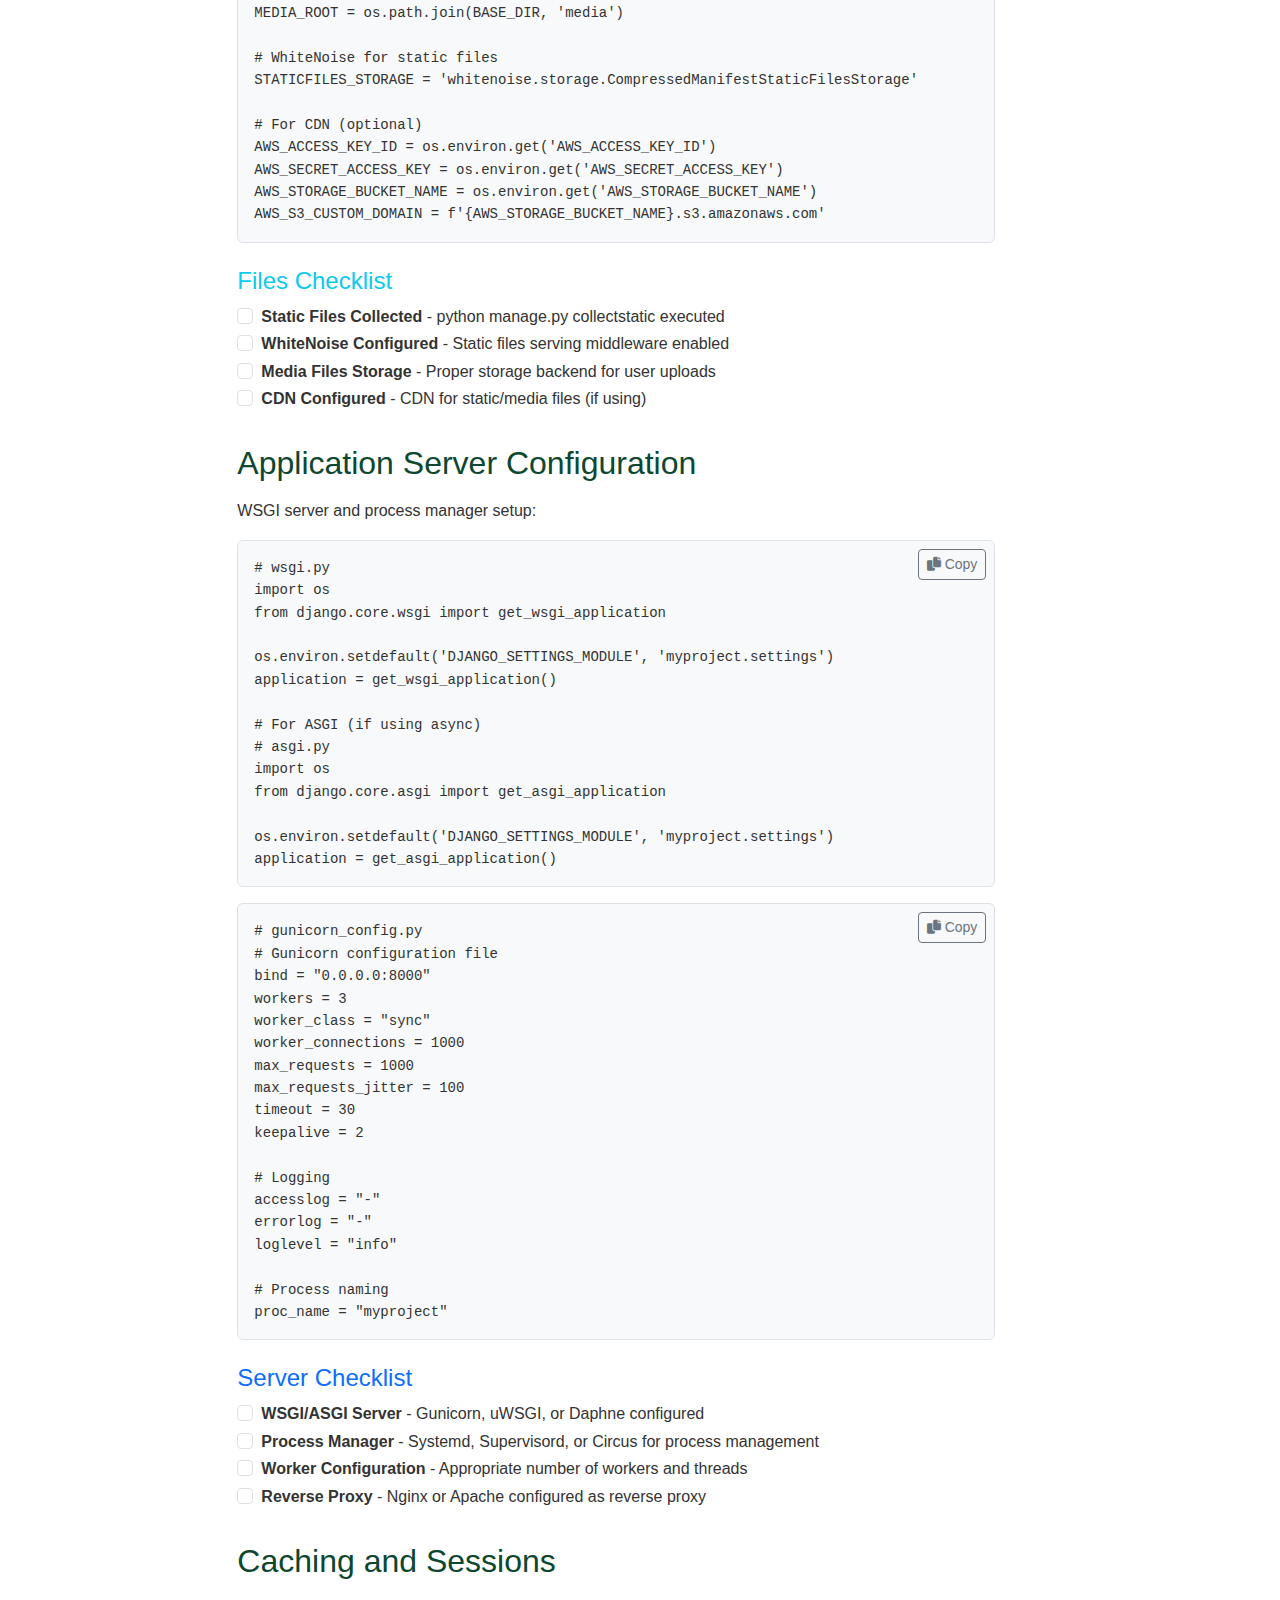
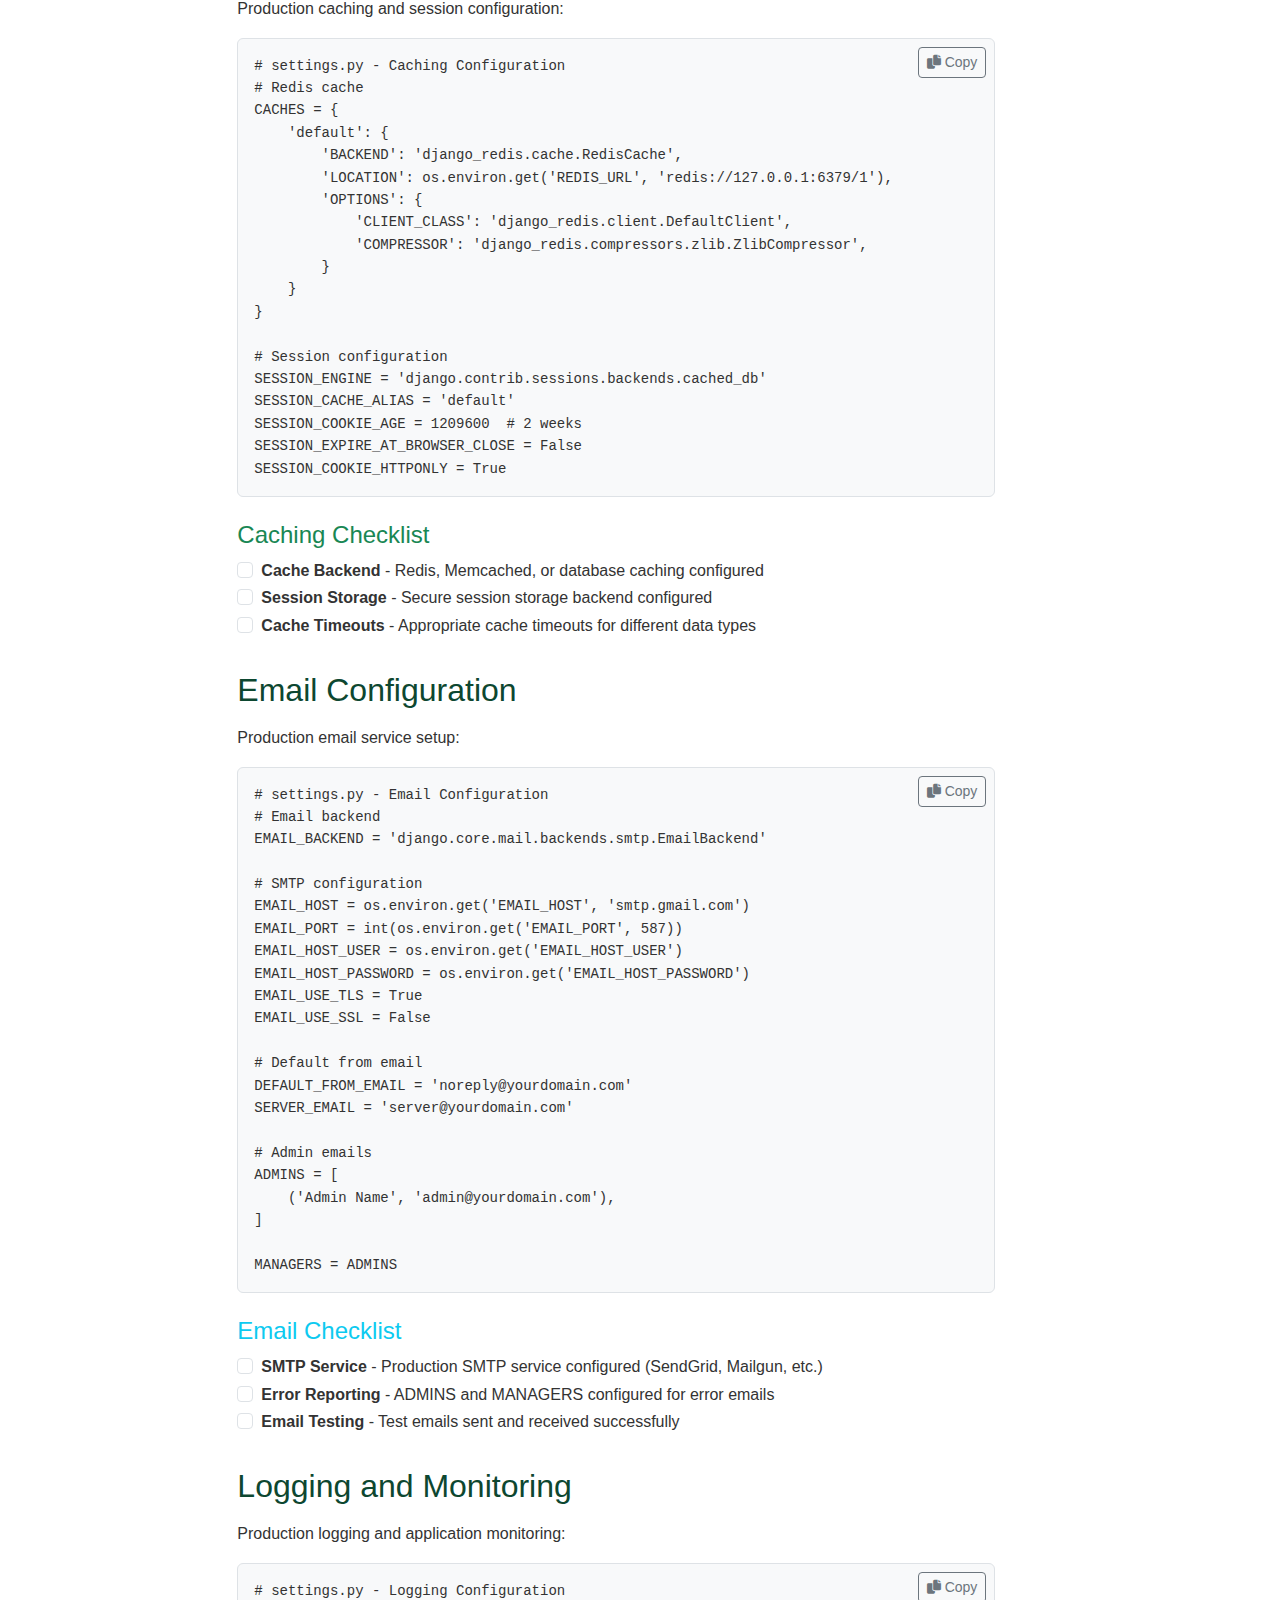
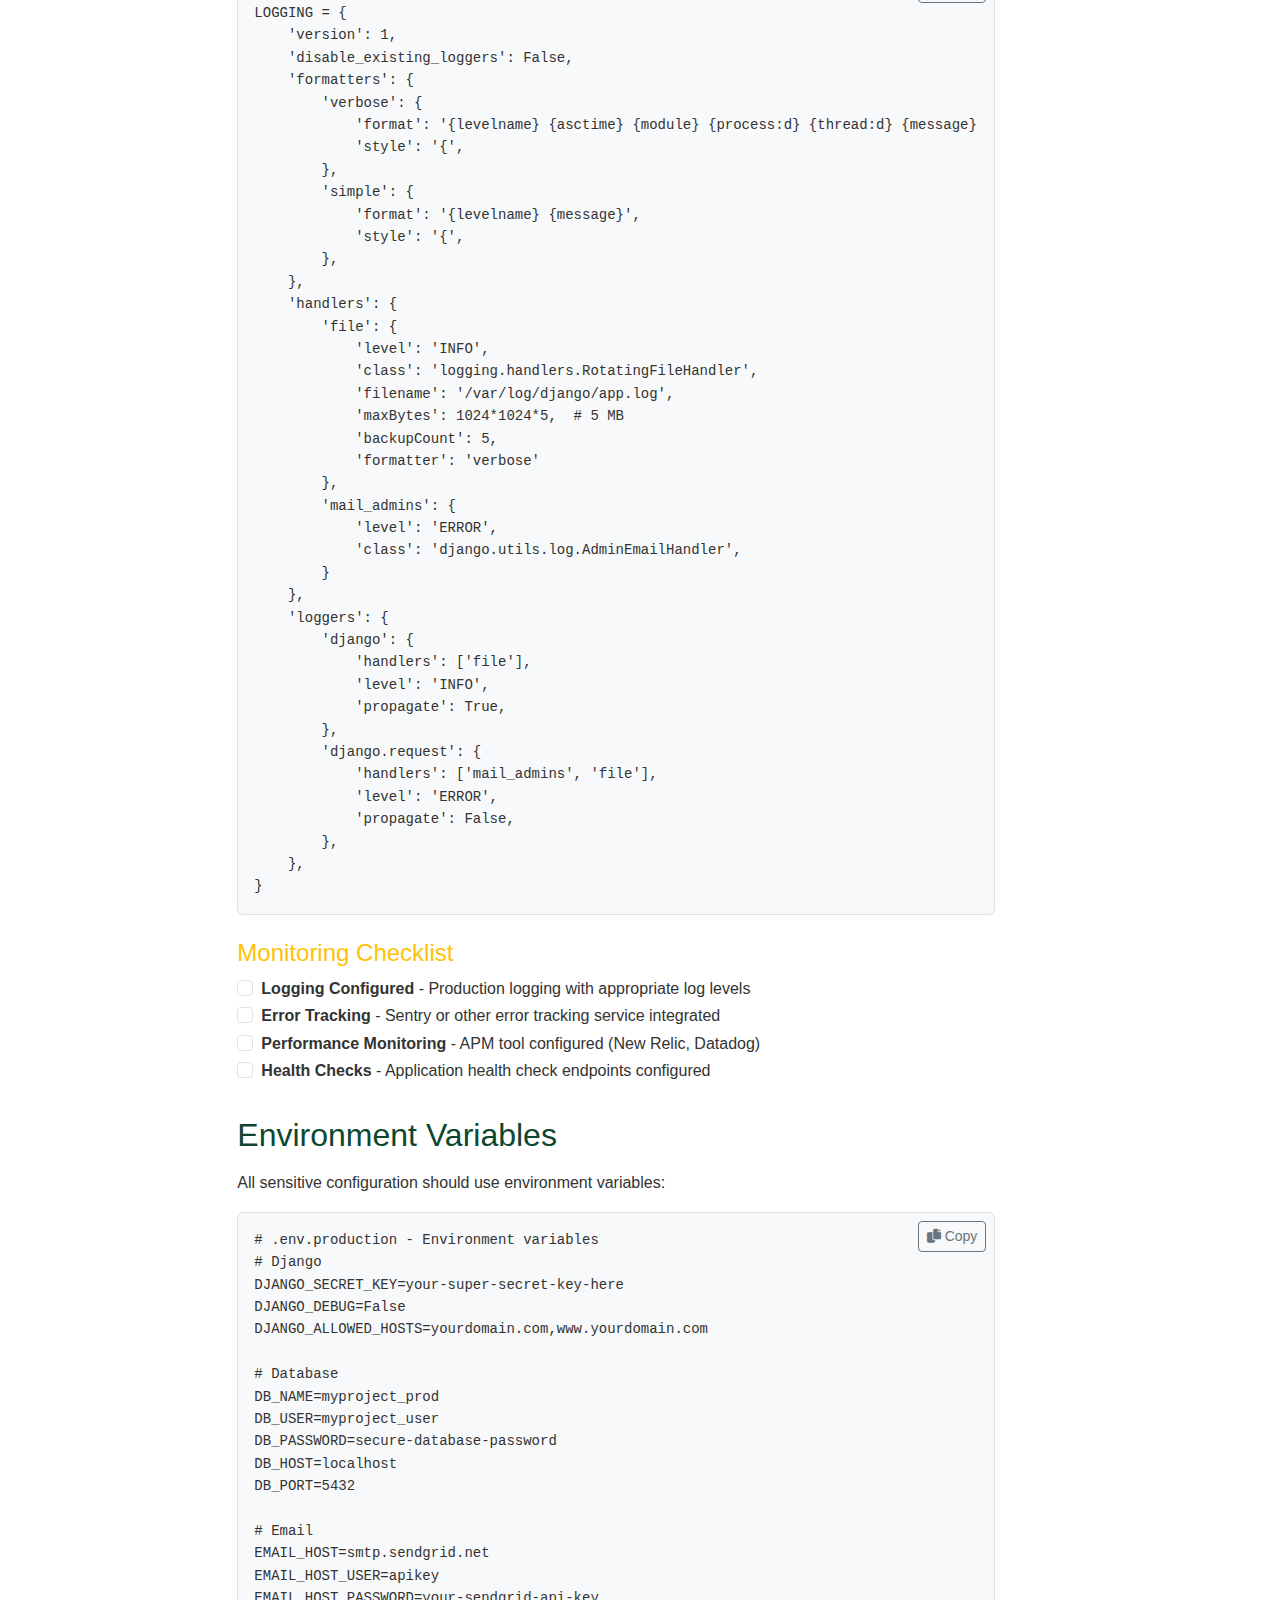
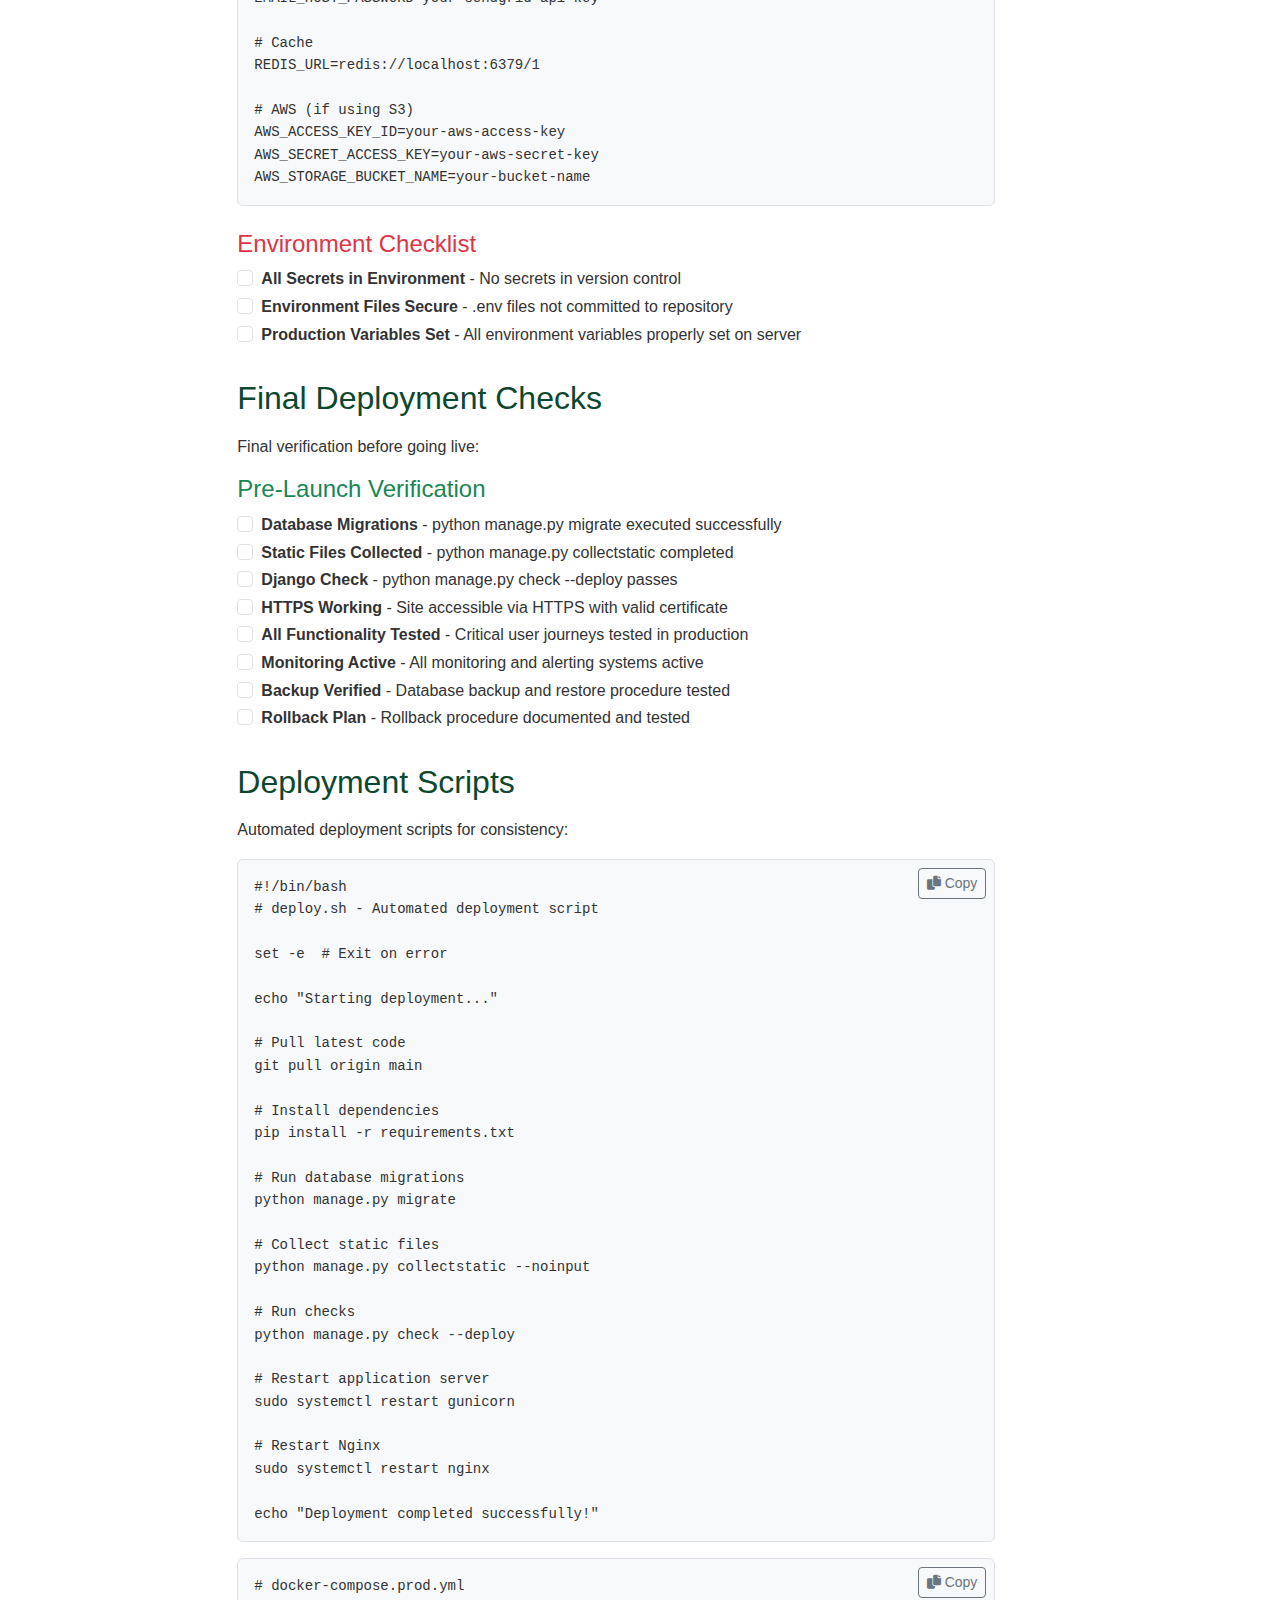
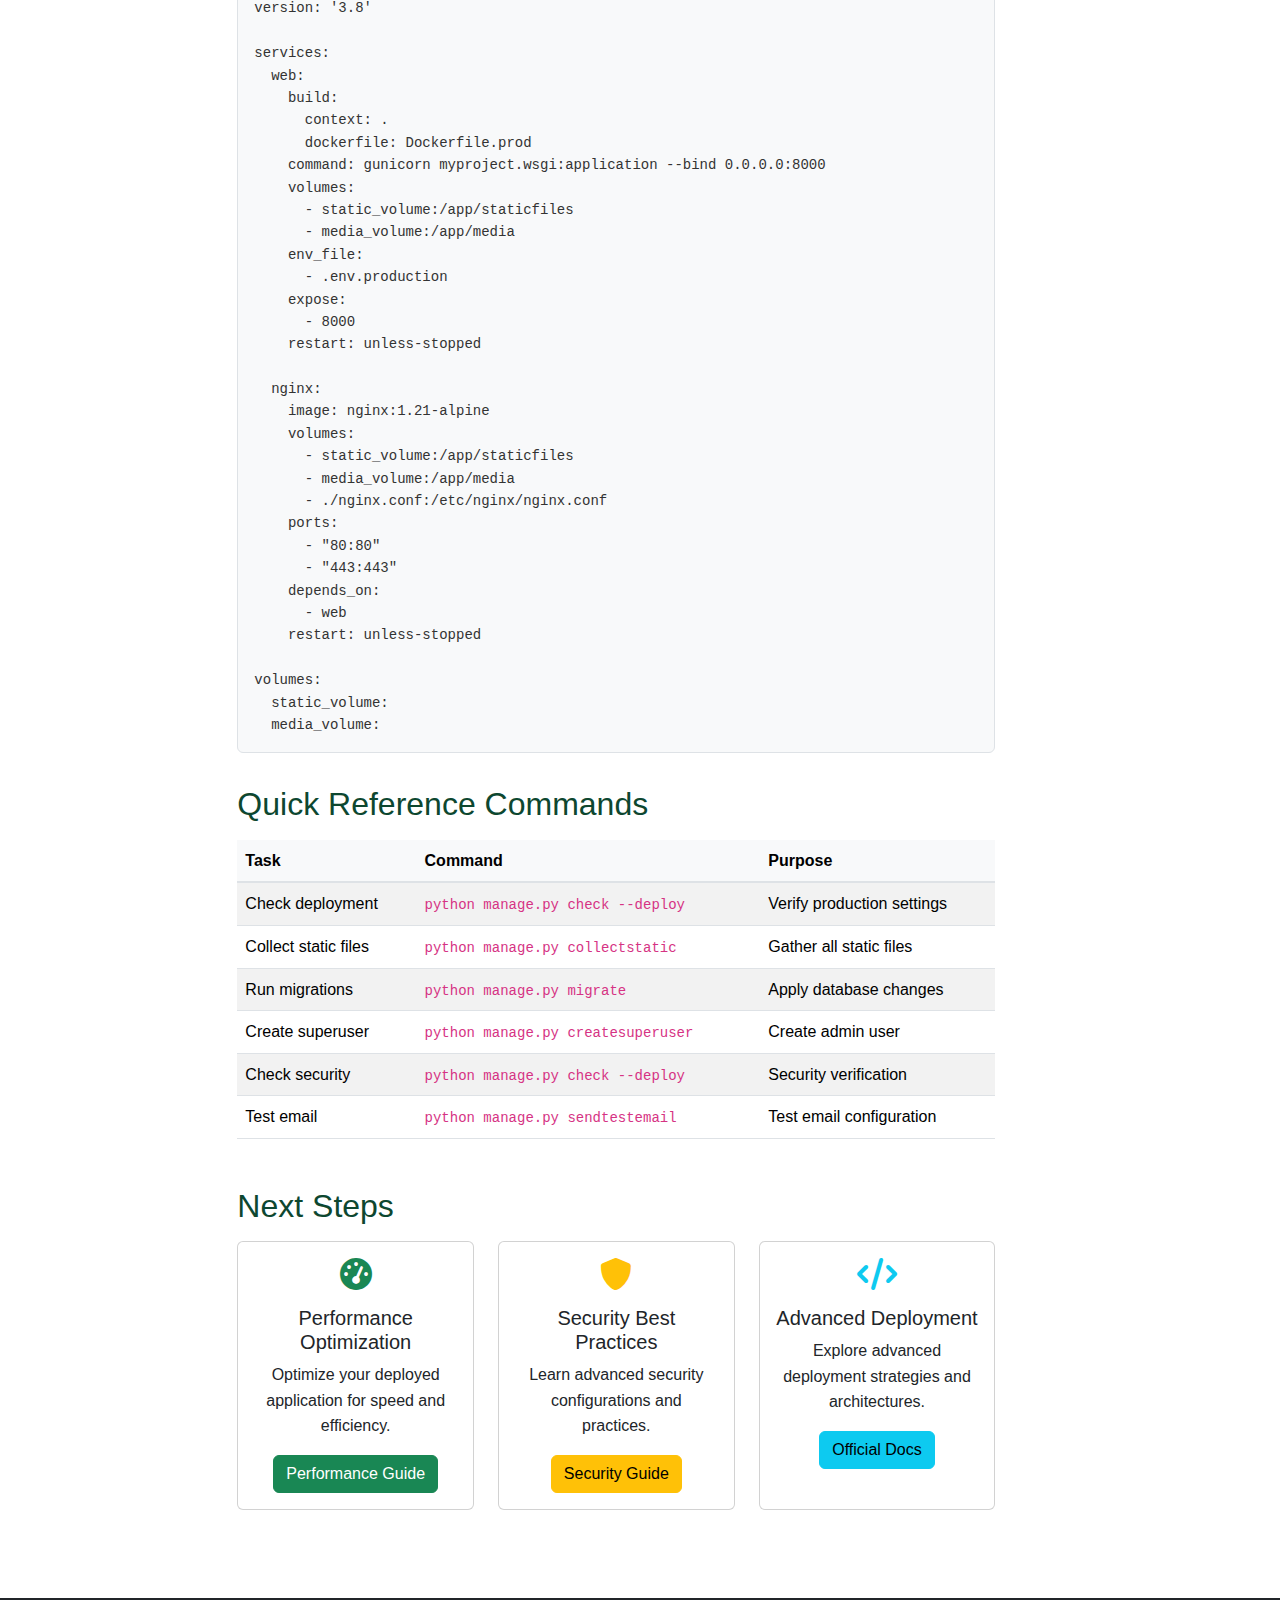
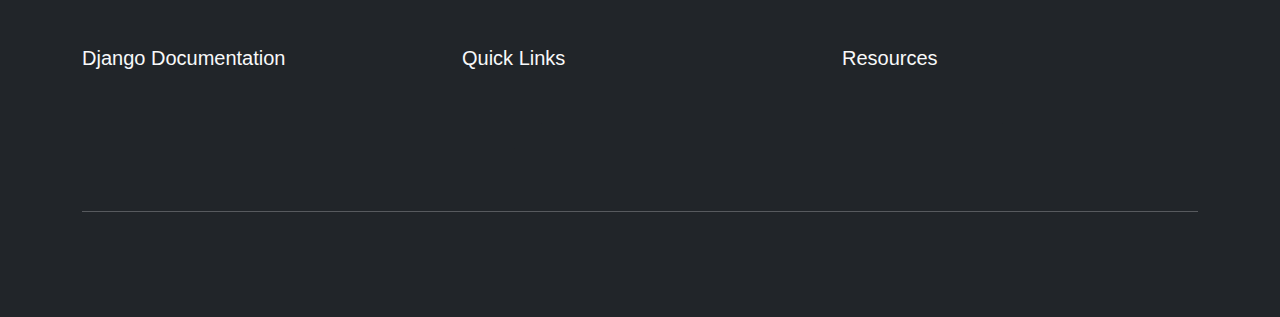
<file: categories/deployment/production.html>
<!DOCTYPE html>
<html lang="en">
<head>
    <meta charset="UTF-8">
    <meta name="viewport" content="width=device-width, initial-scale=1.0">
    <title>Deployment Checklist - Django Documentation</title>
    <link href="https://cdn.jsdelivr.net/npm/bootstrap@5.1.3/dist/css/bootstrap.min.css" rel="stylesheet">
    <link href="https://cdnjs.cloudflare.com/ajax/libs/font-awesome/6.0.0/css/all.min.css" rel="stylesheet">
    <link href="../../css/style.css" rel="stylesheet">
</head>
<body>
    <!-- Navigation -->
    <nav class="navbar navbar-expand-lg navbar-dark bg-dark fixed-top">
        <div class="container">
            <a class="navbar-brand" href="../../index.html">
                <i class="fas fa-book me-2"></i>Django Docs
            </a>
            <button class="navbar-toggler" type="button" data-bs-toggle="collapse" data-bs-target="#navbarNav">
                <span class="navbar-toggler-icon"></span>
            </button>
            <div class="collapse navbar-collapse" id="navbarNav">
                <ul class="navbar-nav ms-auto">
                    <li class="nav-item">
                        <a class="nav-link" href="../../index.html">Home</a>
                    </li>
                    <li class="nav-item">
                        <a class="nav-link" href="../../quick-start.html">Quick Start</a>
                    </li>
                    <li class="nav-item">
                        <a class="nav-link" href="../../search.html">Search</a>
                    </li>
                </ul>
                <div class="d-flex ms-3">
                    <div class="search-container">
                        <form action="../../search.html" method="get" class="d-flex">
                            <input type="text" name="q" class="form-control" placeholder="Search documentation...">
                            <button type="submit" class="btn btn-outline-light ms-2">
                                <i class="fas fa-search"></i>
                            </button>
                        </form>
                    </div>
                </div>
            </div>
        </div>
    </nav>

    <div class="container-fluid">
        <div class="row">
            <!-- Sidebar -->
            <nav class="col-md-3 col-lg-2 bg-light sidebar">
                <div class="position-sticky pt-5">
                    <div class="p-3">
                        <h6 class="text-uppercase fw-bold text-muted mb-3">Documentation</h6>
                        
                        <ul class="nav flex-column">
                            <li class="nav-item">
                                <a class="nav-link" href="../../index.html">
                                    <i class="fas fa-home me-2"></i>Home
                                </a>
                            </li>
                            <li class="nav-item">
                                <a class="nav-link" href="../../quick-start.html">
                                    <i class="fas fa-rocket me-2"></i>Quick Start
                                </a>
                            </li>
                            
                            <!-- Getting Started -->
                            <li class="category-header">
                                <i class="fas fa-play-circle me-2"></i>Getting Started
                            </li>
                            <li class="nav-item">
                                <a class="nav-link ps-4" href="../getting-started/installation.html">
                                    Installation Guide
                                </a>
                            </li>
                            <li class="nav-item">
                                <a class="nav-link ps-4" href="../getting-started/first-project.html">
                                    Writing Your First Django App
                                </a>
                            </li>
                            <li class="nav-item">
                                <a class="nav-link ps-4" href="../getting-started/tutorial.html">
                                    Complete Tutorial
                                </a>
                            </li>

                            <!-- Models & ORM -->
                            <li class="category-header">
                                <i class="fas fa-database me-2"></i>Models & ORM
                            </li>
                            <li class="nav-item">
                                <a class="nav-link ps-4" href="../models-orm/models.html">
                                    Models and Fields
                                </a>
                            </li>
                            <li class="nav-item">
                                <a class="nav-link ps-4" href="../models-orm/queries.html">
                                    Making Queries
                                </a>
                            </li>
                            <li class="nav-item">
                                <a class="nav-link ps-4" href="../models-orm/migrations.html">
                                    Database Migrations
                                </a>
                            </li>

                            <!-- Views & Templates -->
                            <li class="category-header">
                                <i class="fas fa-code me-2"></i>Views & Templates
                            </li>
                            <li class="nav-item">
                                <a class="nav-link ps-4" href="../views-templates/views.html">
                                    Class-based and Function Views
                                </a>
                            </li>
                            <li class="nav-item">
                                <a class="nav-link ps-4" href="../views-templates/templates.html">
                                    Template Language
                                </a>
                            </li>
                            <li class="nav-item">
                                <a class="nav-link ps-4" href="../views-templates/forms.html">
                                    Forms and Validation
                                </a>
                            </li>

                            <!-- Deployment -->
                            <li class="category-header">
                                <i class="fas fa-server me-2"></i>Deployment
                            </li>
                            <li class="nav-item">
                                <a class="nav-link active ps-4" href="production.html">
                                    Deployment Checklist
                                </a>
                            </li>
                            <li class="nav-item">
                                <a class="nav-link ps-4" href="performance.html">
                                    Performance Optimization
                                </a>
                            </li>
                            <li class="nav-item">
                                <a class="nav-link ps-4" href="security.html">
                                    Security Best Practices
                                </a>
                            </li>
                        </ul>
                    </div>
                </div>
            </nav>

            <!-- Main content -->
            <main class="col-md-9 col-lg-10 ms-sm-auto px-4 py-4 main-content">
                <div class="pt-5">
                    <nav aria-label="breadcrumb">
                        <ol class="breadcrumb">
                            <li class="breadcrumb-item"><a href="../../index.html">Home</a></li>
                            <li class="breadcrumb-item"><a href="../../index.html">Deployment</a></li>
                            <li class="breadcrumb-item active">Deployment Checklist</li>
                        </ol>
                    </nav>

                    <article class="doc-content">
                        <header class="mb-4">
                            <h1>Deployment Checklist</h1>
                            <div class="text-muted d-flex align-items-center gap-3">
                                <span><i class="fas fa-clock me-1"></i> 30 min read</span>
                                <span><i class="fas fa-calendar me-1"></i> Updated Jan 2024</span>
                                <span class="badge bg-primary">Checklist</span>
                            </div>
                        </header>

                        <div class="alert alert-warning">
                            <strong><i class="fas fa-exclamation-triangle me-2"></i>Important:</strong> Complete this checklist before deploying your Django application to production.
                        </div>

                        <div class="row">
                            <div class="col-lg-9">
                                <section id="introduction">
                                    <h2>Introduction</h2>
                                    <p>This comprehensive checklist covers everything you need to deploy your Django application securely and efficiently to production. Follow each section in order and verify all items before going live.</p>
                                    
                                    <div class="row text-center mb-4">
                                        <div class="col-md-4">
                                            <div class="card border-0">
                                                <div class="card-body">
                                                    <i class="fas fa-shield-alt fa-2x text-warning mb-2"></i>
                                                    <h5>Security</h5>
                                                    <p class="text-muted">Critical security configurations</p>
                                                </div>
                                            </div>
                                        </div>
                                        <div class="col-md-4">
                                            <div class="card border-0">
                                                <div class="card-body">
                                                    <i class="fas fa-cogs fa-2x text-success mb-2"></i>
                                                    <h5>Configuration</h5>
                                                    <p class="text-muted">Production settings</p>
                                                </div>
                                            </div>
                                        </div>
                                        <div class="col-md-4">
                                            <div class="card border-0">
                                                <div class="card-body">
                                                    <i class="fas fa-rocket fa-2x text-info mb-2"></i>
                                                    <h5>Performance</h5>
                                                    <p class="text-muted">Optimization for production</p>
                                                </div>
                                            </div>
                                        </div>
                                    </div>
                                </section>

                                <section id="pre-deployment">
                                    <h2>Pre-Deployment Preparation</h2>
                                    <p>Complete these steps before starting the deployment process:</p>

                                    <div class="checklist-section">
                                        <h4 class="text-primary">Development Phase</h4>
                                        <div class="form-check">
                                            <input class="form-check-input" type="checkbox" id="check1">
                                            <label class="form-check-label" for="check1">
                                                <strong>Testing Completed</strong> - All unit tests, integration tests, and user acceptance tests pass
                                            </label>
                                        </div>
                                        <div class="form-check">
                                            <input class="form-check-input" type="checkbox" id="check2">
                                            <label class="form-check-label" for="check2">
                                                <strong>Code Review</strong> - Peer code review completed and all issues addressed
                                            </label>
                                        </div>
                                        <div class="form-check">
                                            <input class="form-check-input" type="checkbox" id="check3">
                                            <label class="form-check-label" for="check3">
                                                <strong>Dependency Audit</strong> - All dependencies updated and security vulnerabilities checked
                                            </label>
                                        </div>
                                    </div>

                                    <div class="checklist-section mt-4">
                                        <h4 class="text-primary">Environment Setup</h4>
                                        <div class="form-check">
                                            <input class="form-check-input" type="checkbox" id="check4">
                                            <label class="form-check-label" for="check4">
                                                <strong>Production Environment</strong> - Servers, databases, and infrastructure provisioned
                                            </label>
                                        </div>
                                        <div class="form-check">
                                            <input class="form-check-input" type="checkbox" id="check5">
                                            <label class="form-check-label" for="check5">
                                                <strong>Domain & SSL</strong> - Domain configured and SSL certificates obtained
                                            </label>
                                        </div>
                                        <div class="form-check">
                                            <input class="form-check-input" type="checkbox" id="check6">
                                            <label class="form-check-label" for="check6">
                                                <strong>Backup Strategy</strong> - Database and file backup procedures established
                                            </label>
                                        </div>
                                    </div>
                                </section>

                                <section id="security-configuration">
                                    <h2>Security Configuration</h2>
                                    <p>Critical security settings that must be configured for production:</p>

                                    <div class="code-block">
                                        <pre><code class="language-python"># settings.py - Security Settings
import os
from pathlib import Path

# Base directory
BASE_DIR = Path(__file__).resolve().parent.parent

# Secret key from environment
SECRET_KEY = os.environ.get('DJANGO_SECRET_KEY')

# Debug mode OFF
DEBUG = False

# Allowed hosts
ALLOWED_HOSTS = [
    'yourdomain.com',
    'www.yourdomain.com',
    'your-server-ip',
]

# Security middleware
SECURE_SSL_REDIRECT = True
SECURE_PROXY_SSL_HEADER = ('HTTP_X_FORWARDED_PROTO', 'https')
SESSION_COOKIE_SECURE = True
CSRF_COOKIE_SECURE = True
SECURE_HSTS_SECONDS = 31536000  # 1 year
SECURE_HSTS_INCLUDE_SUBDOMAINS = True
SECURE_HSTS_PRELOAD = True
SECURE_BROWSER_XSS_FILTER = True
SECURE_CONTENT_TYPE_NOSNIFF = True</code></pre>
                                    </div>

                                    <div class="checklist-section mt-4">
                                        <h4 class="text-warning">Security Checklist</h4>
                                        <div class="form-check">
                                            <input class="form-check-input" type="checkbox" id="check7">
                                            <label class="form-check-label" for="check7">
                                                <strong>DEBUG Mode Disabled</strong> - DEBUG = False in production
                                            </label>
                                        </div>
                                        <div class="form-check">
                                            <input class="form-check-input" type="checkbox" id="check8">
                                            <label class="form-check-label" for="check8">
                                                <strong>Secret Key Secured</strong> - SECRET_KEY from environment variables, not in code
                                            </label>
                                        </div>
                                        <div class="form-check">
                                            <input class="form-check-input" type="checkbox" id="check9">
                                            <label class="form-check-label" for="check9">
                                                <strong>ALLOWED_HOSTS Configured</strong> - All valid domain names and IPs listed
                                            </label>
                                        </div>
                                        <div class="form-check">
                                            <input class="form-check-input" type="checkbox" id="check10">
                                            <label class="form-check-label" for="check10">
                                                <strong>HTTPS Enabled</strong> - SSL certificates installed and configured
                                            </label>
                                        </div>
                                        <div class="form-check">
                                            <input class="form-check-input" type="checkbox" id="check11">
                                            <label class="form-check-label" for="check11">
                                                <strong>Security Headers</strong> - HSTS, XSS protection, content type options enabled
                                            </label>
                                        </div>
                                    </div>
                                </section>

                                <section id="database-configuration">
                                    <h2>Database Configuration</h2>
                                    <p>Production database setup and optimization:</p>

                                    <div class="code-block">
                                        <pre><code class="language-python"># settings.py - Database Configuration
DATABASES = {
    'default': {
        'ENGINE': 'django.db.backends.postgresql',
        'NAME': os.environ.get('DB_NAME'),
        'USER': os.environ.get('DB_USER'),
        'PASSWORD': os.environ.get('DB_PASSWORD'),
        'HOST': os.environ.get('DB_HOST', 'localhost'),
        'PORT': os.environ.get('DB_PORT', '5432'),
        'CONN_MAX_AGE': 600,  # Connection persistence
        'OPTIONS': {
            'connect_timeout': 10,
        }
    }
}

# For connection pooling with pgbouncer
DATABASES['default']['DISABLE_SERVER_SIDE_CURSORS'] = True</code></pre>
                                    </div>

                                    <div class="checklist-section mt-4">
                                        <h4 class="text-success">Database Checklist</h4>
                                        <div class="form-check">
                                            <input class="form-check-input" type="checkbox" id="check12">
                                            <label class="form-check-label" for="check12">
                                                <strong>Production Database</strong> - PostgreSQL, MySQL, or other production-grade database
                                            </label>
                                        </div>
                                        <div class="form-check">
                                            <input class="form-check-input" type="checkbox" id="check13">
                                            <label class="form-check-label" for="check13">
                                                <strong>Credentials Secured</strong> - Database credentials in environment variables
                                            </label>
                                        </div>
                                        <div class="form-check">
                                            <input class="form-check-input" type="checkbox" id="check14">
                                            <label class="form-check-label" for="check14">
                                                <strong>Migrations Ready</strong> - All database migrations tested and ready to apply
                                            </label>
                                        </div>
                                        <div class="form-check">
                                            <input class="form-check-input" type="checkbox" id="check15">
                                            <label class="form-check-label" for="check15">
                                                <strong>Backups Configured</strong> - Automated database backups scheduled
                                            </label>
                                        </div>
                                        <div class="form-check">
                                            <input class="form-check-input" type="checkbox" id="check16">
                                            <label class="form-check-label" for="check16">
                                                <strong>Connection Pooling</strong> - CONN_MAX_AGE or external connection pooler configured
                                            </label>
                                        </div>
                                    </div>
                                </section>

                                <section id="static-media-files">
                                    <h2>Static and Media Files</h2>
                                    <p>Configuration for serving static and user-uploaded files:</p>

                                    <div class="code-block">
                                        <pre><code class="language-python"># settings.py - Static Files Configuration
# Static files
STATIC_URL = '/static/'
STATIC_ROOT = os.path.join(BASE_DIR, 'staticfiles')
STATICFILES_DIRS = [
    os.path.join(BASE_DIR, 'static'),
]

# Media files
MEDIA_URL = '/media/'
MEDIA_ROOT = os.path.join(BASE_DIR, 'media')

# WhiteNoise for static files
STATICFILES_STORAGE = 'whitenoise.storage.CompressedManifestStaticFilesStorage'

# For CDN (optional)
AWS_ACCESS_KEY_ID = os.environ.get('AWS_ACCESS_KEY_ID')
AWS_SECRET_ACCESS_KEY = os.environ.get('AWS_SECRET_ACCESS_KEY')
AWS_STORAGE_BUCKET_NAME = os.environ.get('AWS_STORAGE_BUCKET_NAME')
AWS_S3_CUSTOM_DOMAIN = f'{AWS_STORAGE_BUCKET_NAME}.s3.amazonaws.com'</code></pre>
                                    </div>

                                    <div class="checklist-section mt-4">
                                        <h4 class="text-info">Files Checklist</h4>
                                        <div class="form-check">
                                            <input class="form-check-input" type="checkbox" id="check17">
                                            <label class="form-check-label" for="check17">
                                                <strong>Static Files Collected</strong> - python manage.py collectstatic executed
                                            </label>
                                        </div>
                                        <div class="form-check">
                                            <input class="form-check-input" type="checkbox" id="check18">
                                            <label class="form-check-label" for="check18">
                                                <strong>WhiteNoise Configured</strong> - Static files serving middleware enabled
                                            </label>
                                        </div>
                                        <div class="form-check">
                                            <input class="form-check-input" type="checkbox" id="check19">
                                            <label class="form-check-label" for="check19">
                                                <strong>Media Files Storage</strong> - Proper storage backend for user uploads
                                            </label>
                                        </div>
                                        <div class="form-check">
                                            <input class="form-check-input" type="checkbox" id="check20">
                                            <label class="form-check-label" for="check20">
                                                <strong>CDN Configured</strong> - CDN for static/media files (if using)
                                            </label>
                                        </div>
                                    </div>
                                </section>

                                <section id="application-server">
                                    <h2>Application Server Configuration</h2>
                                    <p>WSGI server and process manager setup:</p>

                                    <div class="code-block">
                                        <pre><code class="language-python"># wsgi.py
import os
from django.core.wsgi import get_wsgi_application

os.environ.setdefault('DJANGO_SETTINGS_MODULE', 'myproject.settings')
application = get_wsgi_application()

# For ASGI (if using async)
# asgi.py
import os
from django.core.asgi import get_asgi_application

os.environ.setdefault('DJANGO_SETTINGS_MODULE', 'myproject.settings')
application = get_asgi_application()</code></pre>
                                    </div>

                                    <div class="code-block">
                                        <pre><code class="language-python"># gunicorn_config.py
# Gunicorn configuration file
bind = "0.0.0.0:8000"
workers = 3
worker_class = "sync"
worker_connections = 1000
max_requests = 1000
max_requests_jitter = 100
timeout = 30
keepalive = 2

# Logging
accesslog = "-"
errorlog = "-"
loglevel = "info"

# Process naming
proc_name = "myproject"</code></pre>
                                    </div>

                                    <div class="checklist-section mt-4">
                                        <h4 class="text-primary">Server Checklist</h4>
                                        <div class="form-check">
                                            <input class="form-check-input" type="checkbox" id="check21">
                                            <label class="form-check-label" for="check21">
                                                <strong>WSGI/ASGI Server</strong> - Gunicorn, uWSGI, or Daphne configured
                                            </label>
                                        </div>
                                        <div class="form-check">
                                            <input class="form-check-input" type="checkbox" id="check22">
                                            <label class="form-check-label" for="check22">
                                                <strong>Process Manager</strong> - Systemd, Supervisord, or Circus for process management
                                            </label>
                                        </div>
                                        <div class="form-check">
                                            <input class="form-check-input" type="checkbox" id="check23">
                                            <label class="form-check-label" for="check23">
                                                <strong>Worker Configuration</strong> - Appropriate number of workers and threads
                                            </label>
                                        </div>
                                        <div class="form-check">
                                            <input class="form-check-input" type="checkbox" id="check24">
                                            <label class="form-check-label" for="check24">
                                                <strong>Reverse Proxy</strong> - Nginx or Apache configured as reverse proxy
                                            </label>
                                        </div>
                                    </div>
                                </section>

                                <section id="caching-sessions">
                                    <h2>Caching and Sessions</h2>
                                    <p>Production caching and session configuration:</p>

                                    <div class="code-block">
                                        <pre><code class="language-python"># settings.py - Caching Configuration
# Redis cache
CACHES = {
    'default': {
        'BACKEND': 'django_redis.cache.RedisCache',
        'LOCATION': os.environ.get('REDIS_URL', 'redis://127.0.0.1:6379/1'),
        'OPTIONS': {
            'CLIENT_CLASS': 'django_redis.client.DefaultClient',
            'COMPRESSOR': 'django_redis.compressors.zlib.ZlibCompressor',
        }
    }
}

# Session configuration
SESSION_ENGINE = 'django.contrib.sessions.backends.cached_db'
SESSION_CACHE_ALIAS = 'default'
SESSION_COOKIE_AGE = 1209600  # 2 weeks
SESSION_EXPIRE_AT_BROWSER_CLOSE = False
SESSION_COOKIE_HTTPONLY = True</code></pre>
                                    </div>

                                    <div class="checklist-section mt-4">
                                        <h4 class="text-success">Caching Checklist</h4>
                                        <div class="form-check">
                                            <input class="form-check-input" type="checkbox" id="check25">
                                            <label class="form-check-label" for="check25">
                                                <strong>Cache Backend</strong> - Redis, Memcached, or database caching configured
                                            </label>
                                        </div>
                                        <div class="form-check">
                                            <input class="form-check-input" type="checkbox" id="check26">
                                            <label class="form-check-label" for="check26">
                                                <strong>Session Storage</strong> - Secure session storage backend configured
                                            </label>
                                        </div>
                                        <div class="form-check">
                                            <input class="form-check-input" type="checkbox" id="check27">
                                            <label class="form-check-label" for="check27">
                                                <strong>Cache Timeouts</strong> - Appropriate cache timeouts for different data types
                                            </label>
                                        </div>
                                    </div>
                                </section>

                                <section id="email-configuration">
                                    <h2>Email Configuration</h2>
                                    <p>Production email service setup:</p>

                                    <div class="code-block">
                                        <pre><code class="language-python"># settings.py - Email Configuration
# Email backend
EMAIL_BACKEND = 'django.core.mail.backends.smtp.EmailBackend'

# SMTP configuration
EMAIL_HOST = os.environ.get('EMAIL_HOST', 'smtp.gmail.com')
EMAIL_PORT = int(os.environ.get('EMAIL_PORT', 587))
EMAIL_HOST_USER = os.environ.get('EMAIL_HOST_USER')
EMAIL_HOST_PASSWORD = os.environ.get('EMAIL_HOST_PASSWORD')
EMAIL_USE_TLS = True
EMAIL_USE_SSL = False

# Default from email
DEFAULT_FROM_EMAIL = 'noreply@yourdomain.com'
SERVER_EMAIL = 'server@yourdomain.com'

# Admin emails
ADMINS = [
    ('Admin Name', 'admin@yourdomain.com'),
]

MANAGERS = ADMINS</code></pre>
                                    </div>

                                    <div class="checklist-section mt-4">
                                        <h4 class="text-info">Email Checklist</h4>
                                        <div class="form-check">
                                            <input class="form-check-input" type="checkbox" id="check28">
                                            <label class="form-check-label" for="check28">
                                                <strong>SMTP Service</strong> - Production SMTP service configured (SendGrid, Mailgun, etc.)
                                            </label>
                                        </div>
                                        <div class="form-check">
                                            <input class="form-check-input" type="checkbox" id="check29">
                                            <label class="form-check-label" for="check29">
                                                <strong>Error Reporting</strong> - ADMINS and MANAGERS configured for error emails
                                            </label>
                                        </div>
                                        <div class="form-check">
                                            <input class="form-check-input" type="checkbox" id="check30">
                                            <label class="form-check-label" for="check30">
                                                <strong>Email Testing</strong> - Test emails sent and received successfully
                                            </label>
                                        </div>
                                    </div>
                                </section>

                                <section id="logging-monitoring">
                                    <h2>Logging and Monitoring</h2>
                                    <p>Production logging and application monitoring:</p>

                                    <div class="code-block">
                                        <pre><code class="language-python"># settings.py - Logging Configuration
LOGGING = {
    'version': 1,
    'disable_existing_loggers': False,
    'formatters': {
        'verbose': {
            'format': '{levelname} {asctime} {module} {process:d} {thread:d} {message}',
            'style': '{',
        },
        'simple': {
            'format': '{levelname} {message}',
            'style': '{',
        },
    },
    'handlers': {
        'file': {
            'level': 'INFO',
            'class': 'logging.handlers.RotatingFileHandler',
            'filename': '/var/log/django/app.log',
            'maxBytes': 1024*1024*5,  # 5 MB
            'backupCount': 5,
            'formatter': 'verbose'
        },
        'mail_admins': {
            'level': 'ERROR',
            'class': 'django.utils.log.AdminEmailHandler',
        }
    },
    'loggers': {
        'django': {
            'handlers': ['file'],
            'level': 'INFO',
            'propagate': True,
        },
        'django.request': {
            'handlers': ['mail_admins', 'file'],
            'level': 'ERROR',
            'propagate': False,
        },
    },
}</code></pre>
                                    </div>

                                    <div class="checklist-section mt-4">
                                        <h4 class="text-warning">Monitoring Checklist</h4>
                                        <div class="form-check">
                                            <input class="form-check-input" type="checkbox" id="check31">
                                            <label class="form-check-label" for="check31">
                                                <strong>Logging Configured</strong> - Production logging with appropriate log levels
                                            </label>
                                        </div>
                                        <div class="form-check">
                                            <input class="form-check-input" type="checkbox" id="check32">
                                            <label class="form-check-label" for="check32">
                                                <strong>Error Tracking</strong> - Sentry or other error tracking service integrated
                                            </label>
                                        </div>
                                        <div class="form-check">
                                            <input class="form-check-input" type="checkbox" id="check33">
                                            <label class="form-check-label" for="check33">
                                                <strong>Performance Monitoring</strong> - APM tool configured (New Relic, Datadog)
                                            </label>
                                        </div>
                                        <div class="form-check">
                                            <input class="form-check-input" type="checkbox" id="check34">
                                            <label class="form-check-label" for="check34">
                                                <strong>Health Checks</strong> - Application health check endpoints configured
                                            </label>
                                        </div>
                                    </div>
                                </section>

                                <section id="environment-variables">
                                    <h2>Environment Variables</h2>
                                    <p>All sensitive configuration should use environment variables:</p>

                                    <div class="code-block">
                                        <pre><code class="language-bash"># .env.production - Environment variables
# Django
DJANGO_SECRET_KEY=your-super-secret-key-here
DJANGO_DEBUG=False
DJANGO_ALLOWED_HOSTS=yourdomain.com,www.yourdomain.com

# Database
DB_NAME=myproject_prod
DB_USER=myproject_user
DB_PASSWORD=secure-database-password
DB_HOST=localhost
DB_PORT=5432

# Email
EMAIL_HOST=smtp.sendgrid.net
EMAIL_HOST_USER=apikey
EMAIL_HOST_PASSWORD=your-sendgrid-api-key

# Cache
REDIS_URL=redis://localhost:6379/1

# AWS (if using S3)
AWS_ACCESS_KEY_ID=your-aws-access-key
AWS_SECRET_ACCESS_KEY=your-aws-secret-key
AWS_STORAGE_BUCKET_NAME=your-bucket-name</code></pre>
                                    </div>

                                    <div class="checklist-section mt-4">
                                        <h4 class="text-danger">Environment Checklist</h4>
                                        <div class="form-check">
                                            <input class="form-check-input" type="checkbox" id="check35">
                                            <label class="form-check-label" for="check35">
                                                <strong>All Secrets in Environment</strong> - No secrets in version control
                                            </label>
                                        </div>
                                        <div class="form-check">
                                            <input class="form-check-input" type="checkbox" id="check36">
                                            <label class="form-check-label" for="check36">
                                                <strong>Environment Files Secure</strong> - .env files not committed to repository
                                            </label>
                                        </div>
                                        <div class="form-check">
                                            <input class="form-check-input" type="checkbox" id="check37">
                                            <label class="form-check-label" for="check37">
                                                <strong>Production Variables Set</strong> - All environment variables properly set on server
                                            </label>
                                        </div>
                                    </div>
                                </section>

                                <section id="final-checks">
                                    <h2>Final Deployment Checks</h2>
                                    <p>Final verification before going live:</p>

                                    <div class="checklist-section">
                                        <h4 class="text-success">Pre-Launch Verification</h4>
                                        <div class="form-check">
                                            <input class="form-check-input" type="checkbox" id="check38">
                                            <label class="form-check-label" for="check38">
                                                <strong>Database Migrations</strong> - python manage.py migrate executed successfully
                                            </label>
                                        </div>
                                        <div class="form-check">
                                            <input class="form-check-input" type="checkbox" id="check39">
                                            <label class="form-check-label" for="check39">
                                                <strong>Static Files Collected</strong> - python manage.py collectstatic completed
                                            </label>
                                        </div>
                                        <div class="form-check">
                                            <input class="form-check-input" type="checkbox" id="check40">
                                            <label class="form-check-label" for="check40">
                                                <strong>Django Check</strong> - python manage.py check --deploy passes
                                            </label>
                                        </div>
                                        <div class="form-check">
                                            <input class="form-check-input" type="checkbox" id="check41">
                                            <label class="form-check-label" for="check41">
                                                <strong>HTTPS Working</strong> - Site accessible via HTTPS with valid certificate
                                            </label>
                                        </div>
                                        <div class="form-check">
                                            <input class="form-check-input" type="checkbox" id="check42">
                                            <label class="form-check-label" for="check42">
                                                <strong>All Functionality Tested</strong> - Critical user journeys tested in production
                                            </label>
                                        </div>
                                        <div class="form-check">
                                            <input class="form-check-input" type="checkbox" id="check43">
                                            <label class="form-check-label" for="check43">
                                                <strong>Monitoring Active</strong> - All monitoring and alerting systems active
                                            </label>
                                        </div>
                                        <div class="form-check">
                                            <input class="form-check-input" type="checkbox" id="check44">
                                            <label class="form-check-label" for="check44">
                                                <strong>Backup Verified</strong> - Database backup and restore procedure tested
                                            </label>
                                        </div>
                                        <div class="form-check">
                                            <input class="form-check-input" type="checkbox" id="check45">
                                            <label class="form-check-label" for="check45">
                                                <strong>Rollback Plan</strong> - Rollback procedure documented and tested
                                            </label>
                                        </div>
                                    </div>
                                </section>

                                <section id="deployment-scripts">
                                    <h2>Deployment Scripts</h2>
                                    <p>Automated deployment scripts for consistency:</p>

                                    <div class="code-block">
                                        <pre><code class="language-bash">#!/bin/bash
# deploy.sh - Automated deployment script

set -e  # Exit on error

echo "Starting deployment..."

# Pull latest code
git pull origin main

# Install dependencies
pip install -r requirements.txt

# Run database migrations
python manage.py migrate

# Collect static files
python manage.py collectstatic --noinput

# Run checks
python manage.py check --deploy

# Restart application server
sudo systemctl restart gunicorn

# Restart Nginx
sudo systemctl restart nginx

echo "Deployment completed successfully!"</code></pre>
                                    </div>

                                    <div class="code-block">
                                        <pre><code class="language-yaml"># docker-compose.prod.yml
version: '3.8'

services:
  web:
    build: 
      context: .
      dockerfile: Dockerfile.prod
    command: gunicorn myproject.wsgi:application --bind 0.0.0.0:8000
    volumes:
      - static_volume:/app/staticfiles
      - media_volume:/app/media
    env_file:
      - .env.production
    expose:
      - 8000
    restart: unless-stopped

  nginx:
    image: nginx:1.21-alpine
    volumes:
      - static_volume:/app/staticfiles
      - media_volume:/app/media
      - ./nginx.conf:/etc/nginx/nginx.conf
    ports:
      - "80:80"
      - "443:443"
    depends_on:
      - web
    restart: unless-stopped

volumes:
  static_volume:
  media_volume:</code></pre>
                                    </div>
                                </section>

                                <section id="quick-reference">
                                    <h2>Quick Reference Commands</h2>
                                    <div class="table-responsive">
                                        <table class="table table-striped">
                                            <thead>
                                                <tr>
                                                    <th>Task</th>
                                                    <th>Command</th>
                                                    <th>Purpose</th>
                                                </tr>
                                            </thead>
                                            <tbody>
                                                <tr>
                                                    <td>Check deployment</td>
                                                    <td><code>python manage.py check --deploy</code></td>
                                                    <td>Verify production settings</td>
                                                </tr>
                                                <tr>
                                                    <td>Collect static files</td>
                                                    <td><code>python manage.py collectstatic</code></td>
                                                    <td>Gather all static files</td>
                                                </tr>
                                                <tr>
                                                    <td>Run migrations</td>
                                                    <td><code>python manage.py migrate</code></td>
                                                    <td>Apply database changes</td>
                                                </tr>
                                                <tr>
                                                    <td>Create superuser</td>
                                                    <td><code>python manage.py createsuperuser</code></td>
                                                    <td>Create admin user</td>
                                                </tr>
                                                <tr>
                                                    <td>Check security</td>
                                                    <td><code>python manage.py check --deploy</code></td>
                                                    <td>Security verification</td>
                                                </tr>
                                                <tr>
                                                    <td>Test email</td>
                                                    <td><code>python manage.py sendtestemail</code></td>
                                                    <td>Test email configuration</td>
                                                </tr>
                                            </tbody>
                                        </table>
                                    </div>
                                </section>

                                <section id="next-steps">
                                    <h2>Next Steps</h2>
                                    <div class="row">
                                        <div class="col-md-4 mb-3">
                                            <div class="card h-100">
                                                <div class="card-body text-center">
                                                    <i class="fas fa-tachometer-alt fa-2x text-success mb-3"></i>
                                                    <h5 class="card-title">Performance Optimization</h5>
                                                    <p class="card-text">Optimize your deployed application for speed and efficiency.</p>
                                                    <a href="performance.html" class="btn btn-success">Performance Guide</a>
                                                </div>
                                            </div>
                                        </div>
                                        <div class="col-md-4 mb-3">
                                            <div class="card h-100">
                                                <div class="card-body text-center">
                                                    <i class="fas fa-shield-alt fa-2x text-warning mb-3"></i>
                                                    <h5 class="card-title">Security Best Practices</h5>
                                                    <p class="card-text">Learn advanced security configurations and practices.</p>
                                                    <a href="security.html" class="btn btn-warning">Security Guide</a>
                                                </div>
                                            </div>
                                        </div>
                                        <div class="col-md-4 mb-3">
                                            <div class="card h-100">
                                                <div class="card-body text-center">
                                                    <i class="fas fa-code fa-2x text-info mb-3"></i>
                                                    <h5 class="card-title">Advanced Deployment</h5>
                                                    <p class="card-text">Explore advanced deployment strategies and architectures.</p>
                                                    <a href="https://docs.djangoproject.com/en/stable/howto/deployment/" target="_blank" class="btn btn-info">Official Docs</a>
                                                </div>
                                            </div>
                                        </div>
                                    </div>
                                </section>
                            </div>

                            <div class="col-lg-3">
                                <div class="sticky-top" style="top: 6rem;">
                                    <div class="card">
                                        <div class="card-header">
                                            <h6 class="mb-0">On This Page</h6>
                                        </div>
                                        <div class="card-body">
                                            <nav class="nav flex-column">
                                                <a class="nav-link ps-0" href="#introduction">Introduction</a>
                                                <a class="nav-link ps-0" href="#pre-deployment">Pre-Deployment</a>
                                                <a class="nav-link ps-0" href="#security-configuration">Security Configuration</a>
                                                <a class="nav-link ps-0" href="#database-configuration">Database Configuration</a>
                                                <a class="nav-link ps-0" href="#static-media-files">Static & Media Files</a>
                                                <a class="nav-link ps-0" href="#application-server">Application Server</a>
                                                <a class="nav-link ps-0" href="#caching-sessions">Caching & Sessions</a>
                                                <a class="nav-link ps-0" href="#email-configuration">Email Configuration</a>
                                                <a class="nav-link ps-0" href="#logging-monitoring">Logging & Monitoring</a>
                                                <a class="nav-link ps-0" href="#environment-variables">Environment Variables</a>
                                                <a class="nav-link ps-0" href="#final-checks">Final Checks</a>
                                                <a class="nav-link ps-0" href="#deployment-scripts">Deployment Scripts</a>
                                                <a class="nav-link ps-0" href="#quick-reference">Quick Reference</a>
                                                <a class="nav-link ps-0" href="#next-steps">Next Steps</a>
                                            </nav>
                                        </div>
                                    </div>

                                    <div class="card mt-3">
                                        <div class="card-header">
                                            <h6 class="mb-0">Critical Items</h6>
                                        </div>
                                        <div class="card-body">
                                            <div class="alert alert-danger p-2 mb-2">
                                                <small><strong>Critical:</strong> DEBUG = False</small>
                                            </div>
                                            <div class="alert alert-danger p-2 mb-2">
                                                <small><strong>Critical:</strong> Secret Key Secured</small>
                                            </div>
                                            <div class="alert alert-warning p-2">
                                                <small><strong>Important:</strong> ALLOWED_HOSTS Configured</small>
                                            </div>
                                        </div>
                                    </div>

                                    <div class="card mt-3">
                                        <div class="card-header">
                                            <h6 class="mb-0">Quick Commands</h6>
                                        </div>
                                        <div class="card-body">
                                            <code class="small d-block mb-1">check --deploy</code>
                                            <code class="small d-block mb-1">collectstatic</code>
                                            <code class="small d-block mb-1">migrate</code>
                                            <code class="small d-block">createsuperuser</code>
                                        </div>
                                    </div>

                                    <div class="card mt-3">
                                        <div class="card-header">
                                            <h6 class="mb-0">Related Guides</h6>
                                        </div>
                                        <div class="card-body">
                                            <div class="list-group list-group-flush">
                                                <a href="performance.html" class="list-group-item list-group-item-action">
                                                    <i class="fas fa-tachometer-alt me-2 text-success"></i>
                                                    Performance Optimization
                                                </a>
                                                <a href="security.html" class="list-group-item list-group-item-action">
                                                    <i class="fas fa-shield-alt me-2 text-warning"></i>
                                                    Security Best Practices
                                                </a>
                                                <a href="../getting-started/installation.html" class="list-group-item list-group-item-action">
                                                    <i class="fas fa-download me-2 text-primary"></i>
                                                    Installation Guide
                                                </a>
                                            </div>
                                        </div>
                                    </div>
                                </div>
                            </div>
                        </div>
                    </article>
                </div>
            </main>
        </div>
    </div>

    <!-- Footer -->
    <footer class="bg-dark text-light mt-5 py-5">
        <div class="container">
            <div class="row">
                <div class="col-md-4 mb-4">
                    <h5>Django Documentation</h5>
                    <p class="text-muted">Complete guide to building web applications with Django.</p>
                </div>
                <div class="col-md-4 mb-4">
                    <h5>Quick Links</h5>
                    <ul class="list-unstyled">
                        <li><a href="../../index.html" class="text-muted">Home</a></li>
                        <li><a href="../../quick-start.html" class="text-muted">Quick Start</a></li>
                        <li><a href="../getting-started/tutorial.html" class="text-muted">Tutorial</a></li>
                    </ul>
                </div>
                <div class="col-md-4 mb-4">
                    <h5>Resources</h5>
                    <ul class="list-unstyled">
                        <li><a href="https://djangoproject.com" class="text-muted" target="_blank">Official Django Website</a></li>
                        <li><a href="https://docs.djangoproject.com" class="text-muted" target="_blank">Official Documentation</a></li>
                        <li><a href="https://github.com/django" class="text-muted" target="_blank">GitHub Repository</a></li>
                    </ul>
                </div>
            </div>
            <hr class="bg-secondary">
            <div class="text-center text-muted">
                <p>&copy; 2024 Django Documentation. This is a static documentation site for demonstration purposes.</p>
            </div>
        </div>
    </footer>

    <script src="https://cdn.jsdelivr.net/npm/bootstrap@5.1.3/dist/js/bootstrap.bundle.min.js"></script>
    <script src="../../js/main.js"></script>
</body>
</html>
</file>
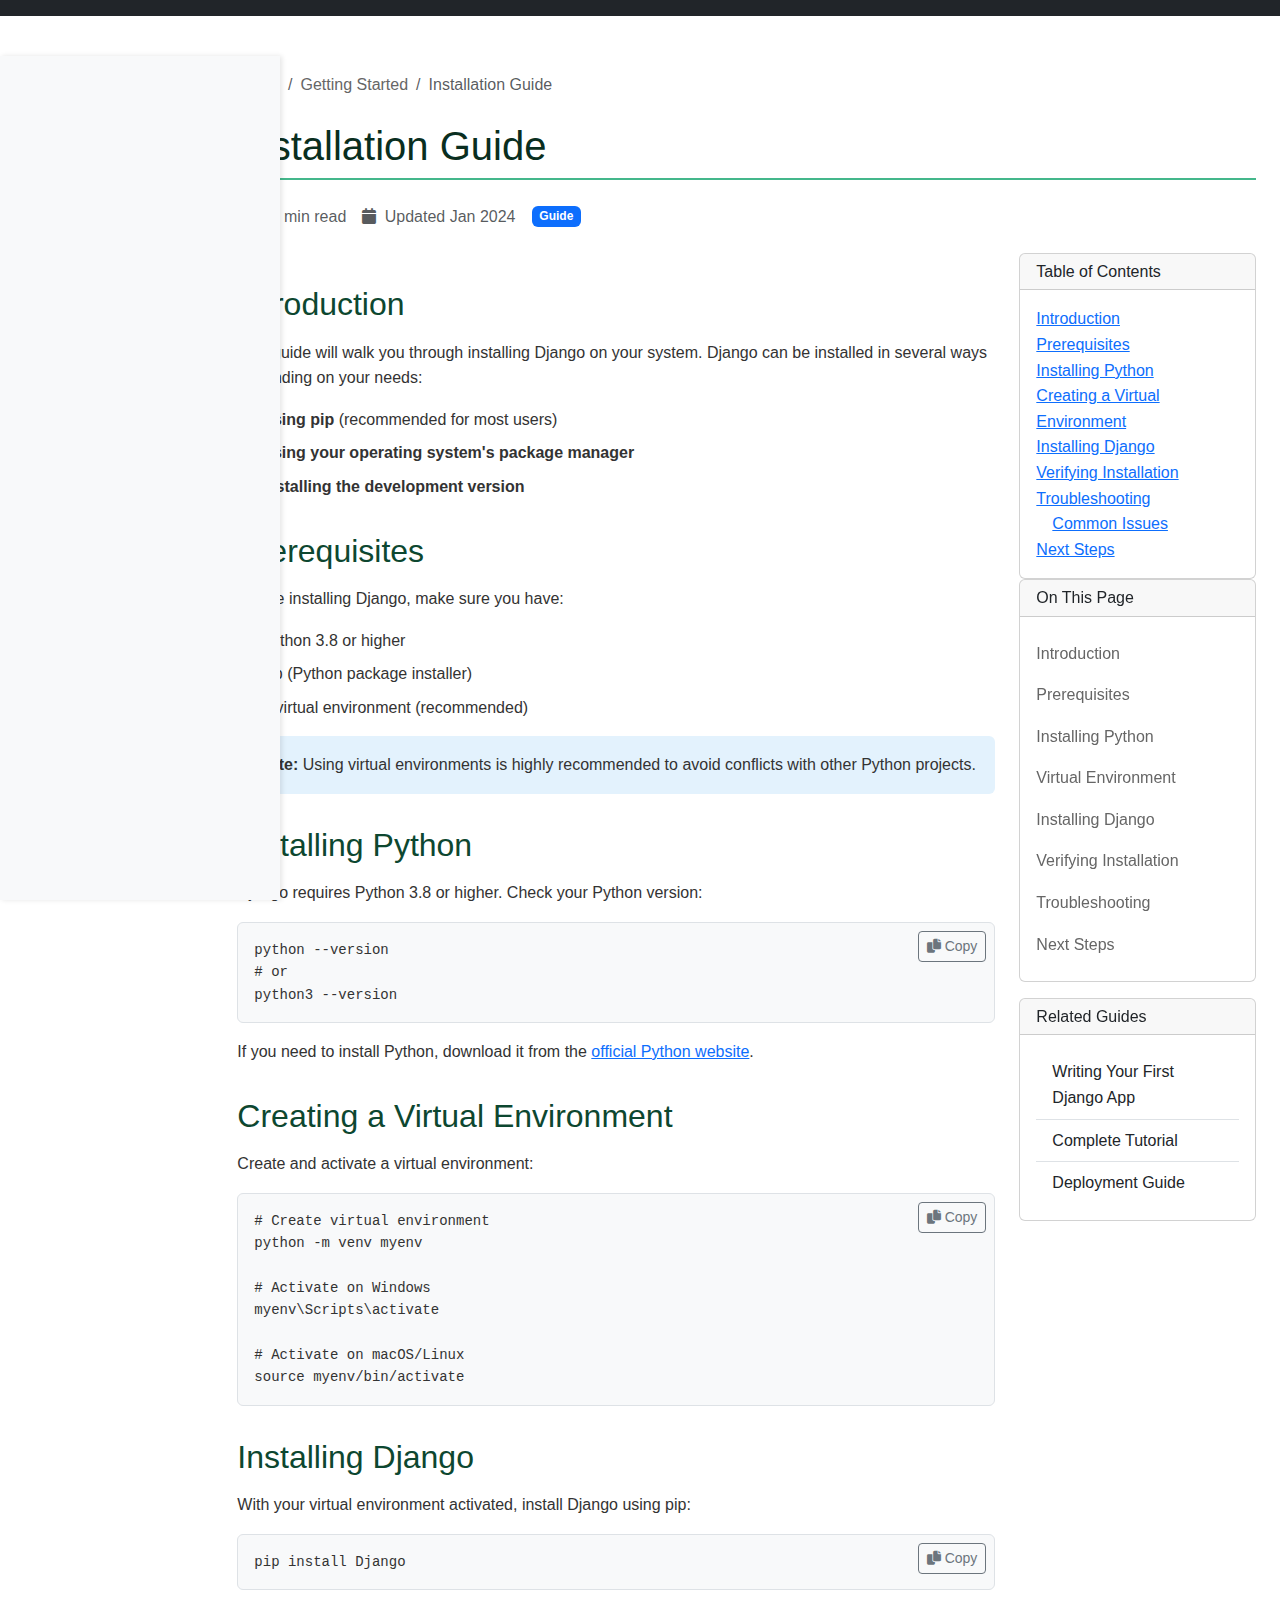
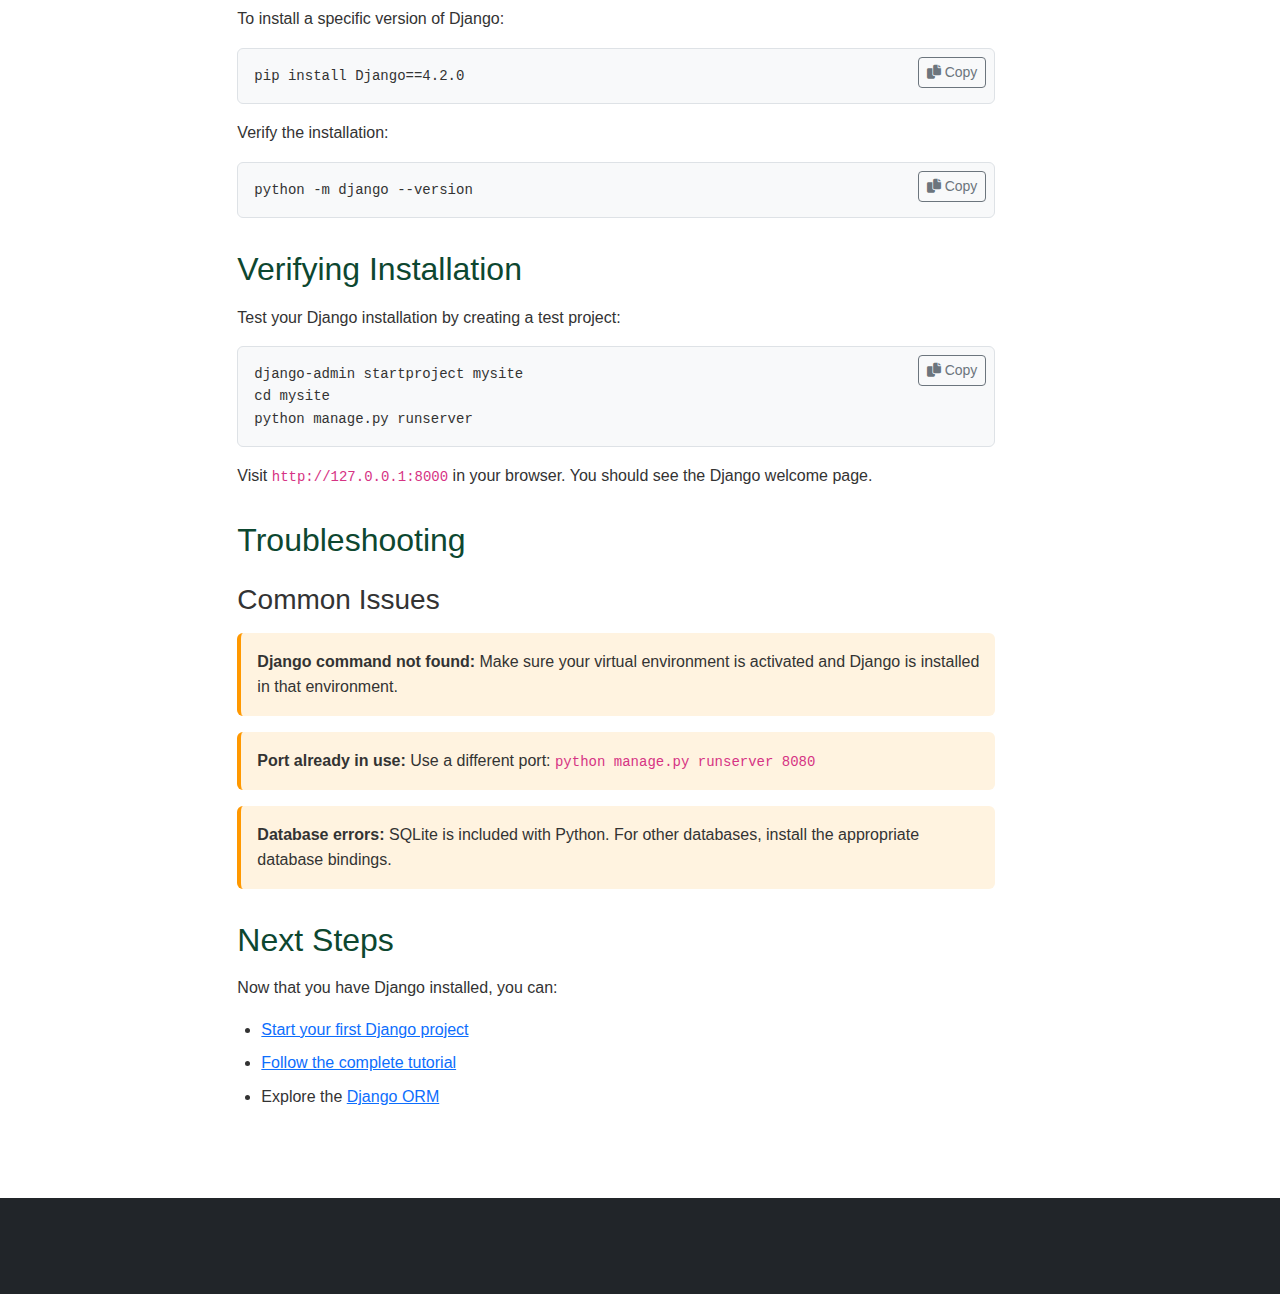
<file: categories/getting-started/installation.html>
<!DOCTYPE html>
<html lang="en">
<head>
    <meta charset="UTF-8">
    <meta name="viewport" content="width=device-width, initial-scale=1.0">
    <title>Installation Guide - Django Documentation</title>
    <link href="https://cdn.jsdelivr.net/npm/bootstrap@5.1.3/dist/css/bootstrap.min.css" rel="stylesheet">
    <link href="https://cdnjs.cloudflare.com/ajax/libs/font-awesome/6.0.0/css/all.min.css" rel="stylesheet">
    <link href="../../css/style.css" rel="stylesheet">
</head>
<body>
    <!-- Navigation (same as index.html) -->
    <nav class="navbar navbar-expand-lg navbar-dark bg-dark fixed-top">
        <!-- ... navigation content ... -->
    </nav>

    <div class="container-fluid">
        <div class="row">
            <!-- Sidebar (same as index.html) -->
            <nav class="col-md-3 col-lg-2 bg-light sidebar">
                <!-- ... sidebar content ... -->
            </nav>

            <!-- Main content -->
            <main class="col-md-9 col-lg-10 ms-sm-auto px-4 py-4 main-content">
                <div class="pt-5">
                    <nav aria-label="breadcrumb">
                        <ol class="breadcrumb">
                            <li class="breadcrumb-item"><a href="../../index.html">Home</a></li>
                            <li class="breadcrumb-item"><a href="../getting-started.html">Getting Started</a></li>
                            <li class="breadcrumb-item active">Installation Guide</li>
                        </ol>
                    </nav>

                    <article class="doc-content">
                        <header class="mb-4">
                            <h1>Installation Guide</h1>
                            <div class="text-muted d-flex align-items-center gap-3">
                                <span><i class="fas fa-clock me-1"></i> 10 min read</span>
                                <span><i class="fas fa-calendar me-1"></i> Updated Jan 2024</span>
                                <span class="badge bg-primary">Guide</span>
                            </div>
                        </header>

                        <div class="row">
                            <div class="col-lg-9">
                                <section id="introduction">
                                    <h2>Introduction</h2>
                                    <p>This guide will walk you through installing Django on your system. Django can be installed in several ways depending on your needs:</p>
                                    <ul>
                                        <li><strong>Using pip</strong> (recommended for most users)</li>
                                        <li><strong>Using your operating system's package manager</strong></li>
                                        <li><strong>Installing the development version</strong></li>
                                    </ul>
                                </section>

                                <section id="prerequisites">
                                    <h2>Prerequisites</h2>
                                    <p>Before installing Django, make sure you have:</p>
                                    <ul>
                                        <li>Python 3.8 or higher</li>
                                        <li>pip (Python package installer)</li>
                                        <li>A virtual environment (recommended)</li>
                                    </ul>

                                    <div class="alert-note">
                                        <strong>Note:</strong> Using virtual environments is highly recommended to avoid conflicts with other Python projects.
                                    </div>
                                </section>

                                <section id="install-python">
                                    <h2>Installing Python</h2>
                                    <p>Django requires Python 3.8 or higher. Check your Python version:</p>
                                    
                                    <div class="code-block">
                                        <pre><code class="language-bash">python --version
# or
python3 --version</code></pre>
                                    </div>

                                    <p>If you need to install Python, download it from the <a href="https://python.org/downloads">official Python website</a>.</p>
                                </section>

                                <section id="create-virtualenv">
                                    <h2>Creating a Virtual Environment</h2>
                                    <p>Create and activate a virtual environment:</p>

                                    <div class="code-block">
                                        <pre><code class="language-bash"># Create virtual environment
python -m venv myenv

# Activate on Windows
myenv\Scripts\activate

# Activate on macOS/Linux
source myenv/bin/activate</code></pre>
                                    </div>
                                </section>

                                <section id="install-django">
                                    <h2>Installing Django</h2>
                                    <p>With your virtual environment activated, install Django using pip:</p>

                                    <div class="code-block">
                                        <pre><code class="language-bash">pip install Django</code></pre>
                                    </div>

                                    <p>To install a specific version of Django:</p>

                                    <div class="code-block">
                                        <pre><code class="language-bash">pip install Django==4.2.0</code></pre>
                                    </div>

                                    <p>Verify the installation:</p>

                                    <div class="code-block">
                                        <pre><code class="language-bash">python -m django --version</code></pre>
                                    </div>
                                </section>

                                <section id="verify-installation">
                                    <h2>Verifying Installation</h2>
                                    <p>Test your Django installation by creating a test project:</p>

                                    <div class="code-block">
                                        <pre><code class="language-bash">django-admin startproject mysite
cd mysite
python manage.py runserver</code></pre>
                                    </div>

                                    <p>Visit <code>http://127.0.0.1:8000</code> in your browser. You should see the Django welcome page.</p>
                                </section>

                                <section id="troubleshooting">
                                    <h2>Troubleshooting</h2>
                                    
                                    <h3>Common Issues</h3>
                                    <div class="alert-warning">
                                        <strong>Django command not found:</strong> Make sure your virtual environment is activated and Django is installed in that environment.
                                    </div>

                                    <div class="alert-warning">
                                        <strong>Port already in use:</strong> Use a different port: <code>python manage.py runserver 8080</code>
                                    </div>

                                    <div class="alert-warning">
                                        <strong>Database errors:</strong> SQLite is included with Python. For other databases, install the appropriate database bindings.
                                    </div>
                                </section>

                                <section id="next-steps">
                                    <h2>Next Steps</h2>
                                    <p>Now that you have Django installed, you can:</p>
                                    <ul>
                                        <li><a href="../getting-started/first-project.html">Start your first Django project</a></li>
                                        <li><a href="../getting-started/tutorial.html">Follow the complete tutorial</a></li>
                                        <li>Explore the <a href="../models-orm/models.html">Django ORM</a></li>
                                    </ul>
                                </section>
                            </div>

                            <div class="col-lg-3">
                                <div class="sticky-top" style="top: 6rem;">
                                    <div class="card">
                                        <div class="card-header">
                                            <h6 class="mb-0">On This Page</h6>
                                        </div>
                                        <div class="card-body">
                                            <nav class="nav flex-column">
                                                <a class="nav-link ps-0" href="#introduction">Introduction</a>
                                                <a class="nav-link ps-0" href="#prerequisites">Prerequisites</a>
                                                <a class="nav-link ps-0" href="#install-python">Installing Python</a>
                                                <a class="nav-link ps-0" href="#create-virtualenv">Virtual Environment</a>
                                                <a class="nav-link ps-0" href="#install-django">Installing Django</a>
                                                <a class="nav-link ps-0" href="#verify-installation">Verifying Installation</a>
                                                <a class="nav-link ps-0" href="#troubleshooting">Troubleshooting</a>
                                                <a class="nav-link ps-0" href="#next-steps">Next Steps</a>
                                            </nav>
                                        </div>
                                    </div>

                                    <div class="card mt-3">
                                        <div class="card-header">
                                            <h6 class="mb-0">Related Guides</h6>
                                        </div>
                                        <div class="card-body">
                                            <div class="list-group list-group-flush">
                                                <a href="../getting-started/first-project.html" class="list-group-item list-group-item-action">
                                                    Writing Your First Django App
                                                </a>
                                                <a href="../getting-started/tutorial.html" class="list-group-item list-group-item-action">
                                                    Complete Tutorial
                                                </a>
                                                <a href="../deployment/production.html" class="list-group-item list-group-item-action">
                                                    Deployment Guide
                                                </a>
                                            </div>
                                        </div>
                                    </div>
                                </div>
                            </div>
                        </div>
                    </article>
                </div>
            </main>
        </div>
    </div>

    <!-- Footer (same as index.html) -->
    <footer class="bg-dark text-light mt-5 py-5">
        <!-- ... footer content ... -->
    </footer>

    <script src="https://cdn.jsdelivr.net/npm/bootstrap@5.1.3/dist/js/bootstrap.bundle.min.js"></script>
    <script src="../../js/search.js"></script>
    <script src="../../js/main.js"></script>
</body>
</html>
</file>
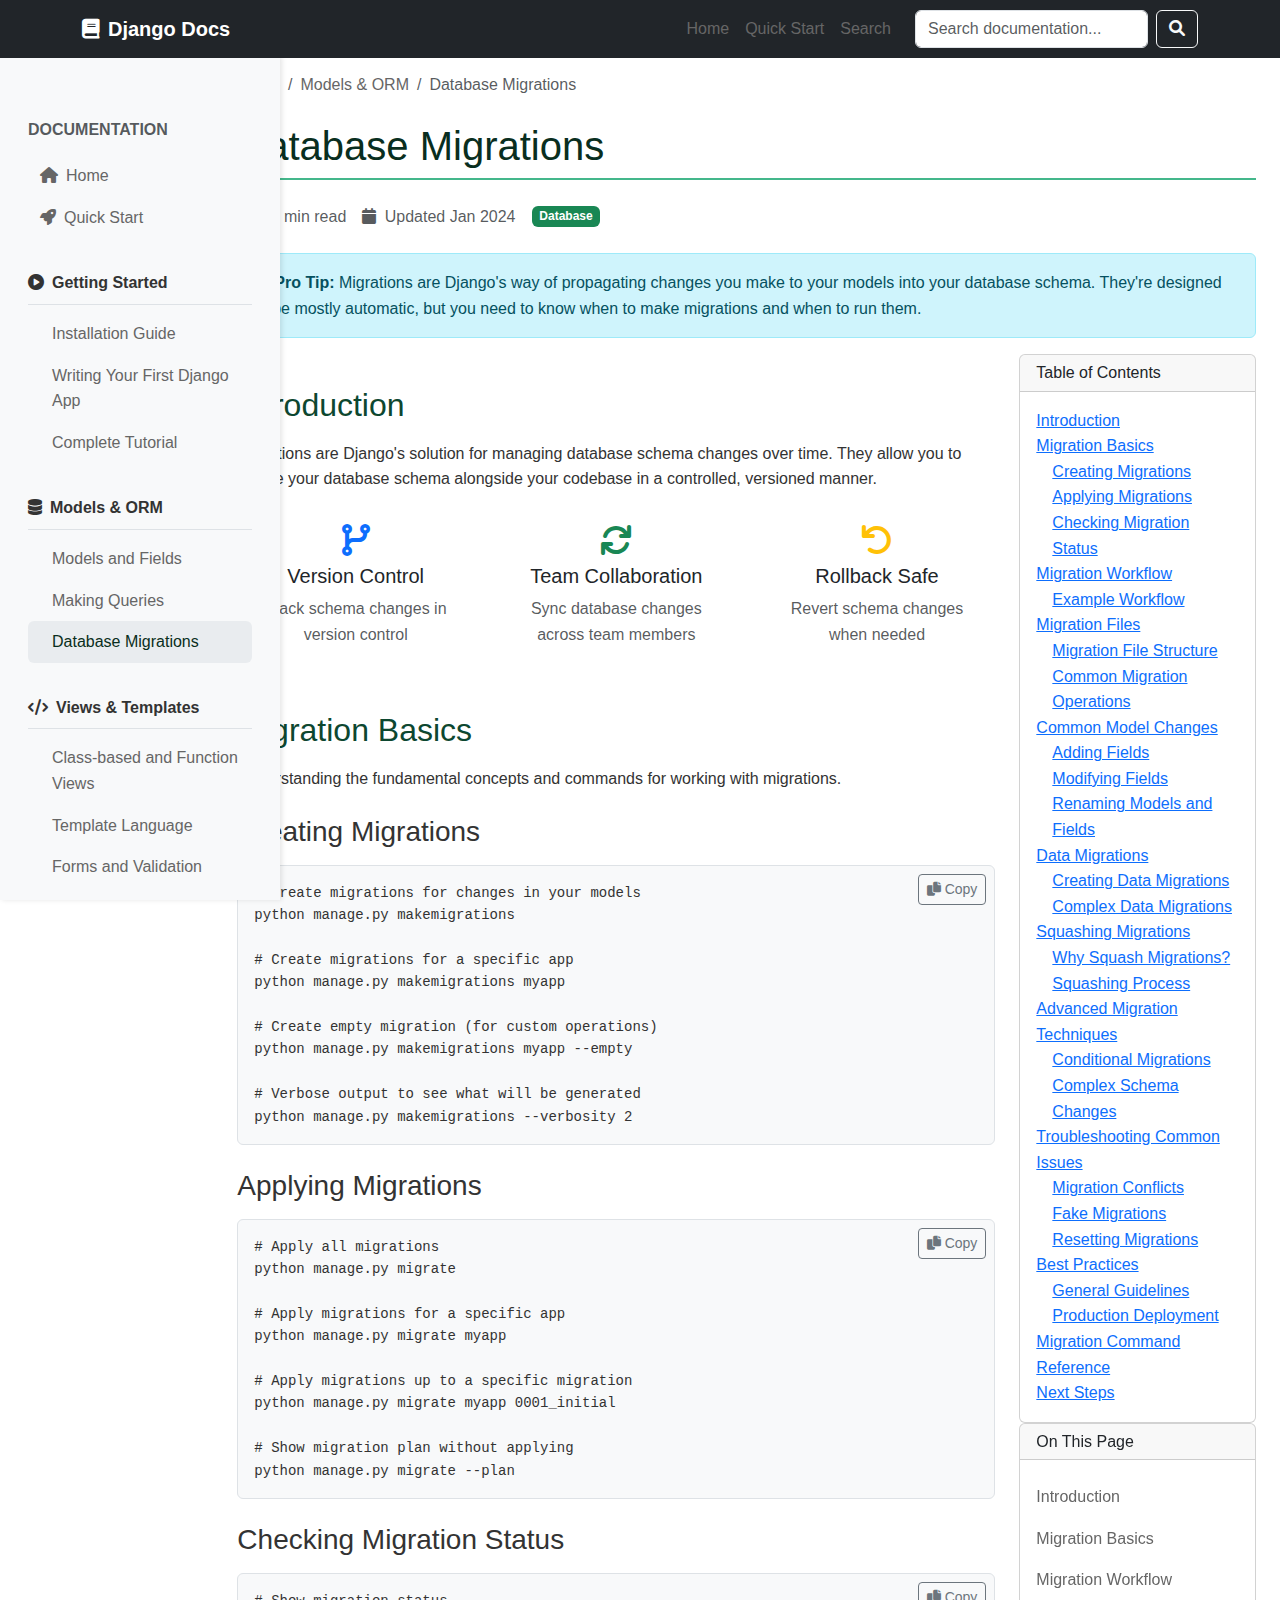
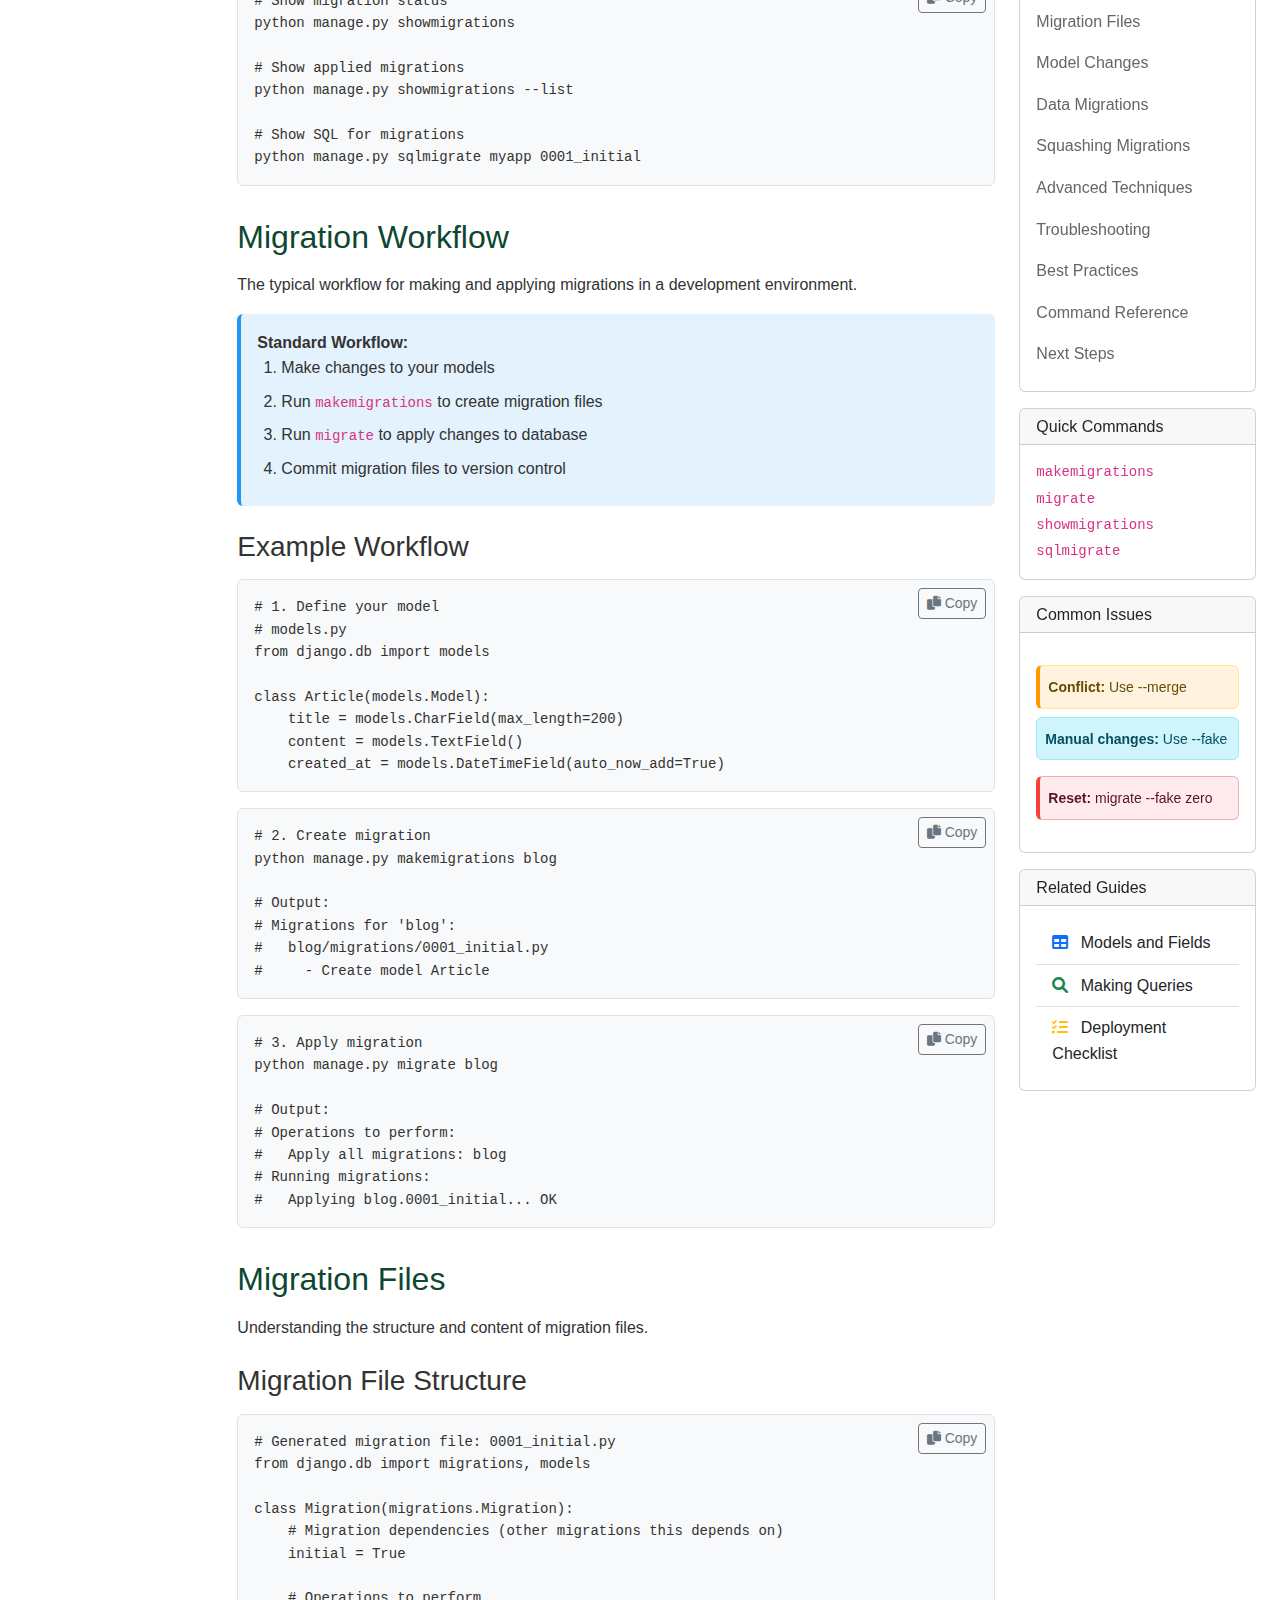
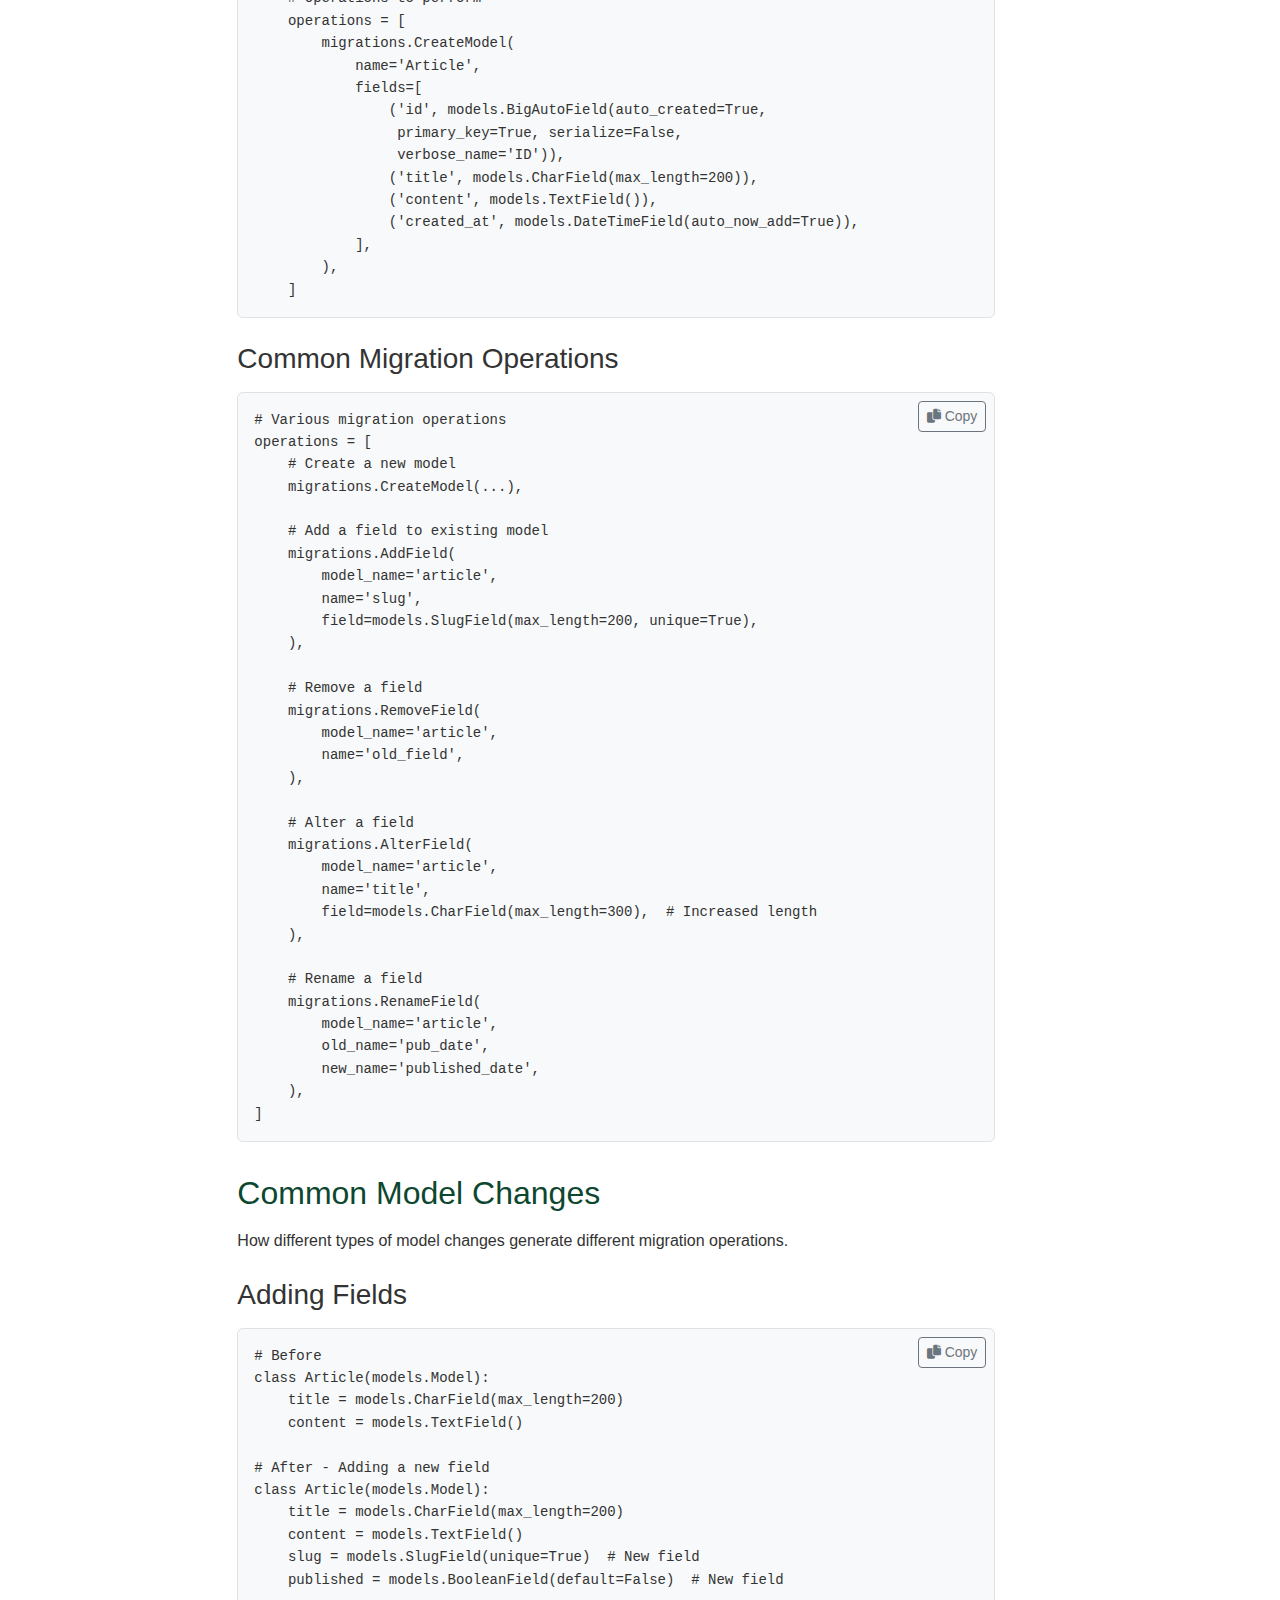
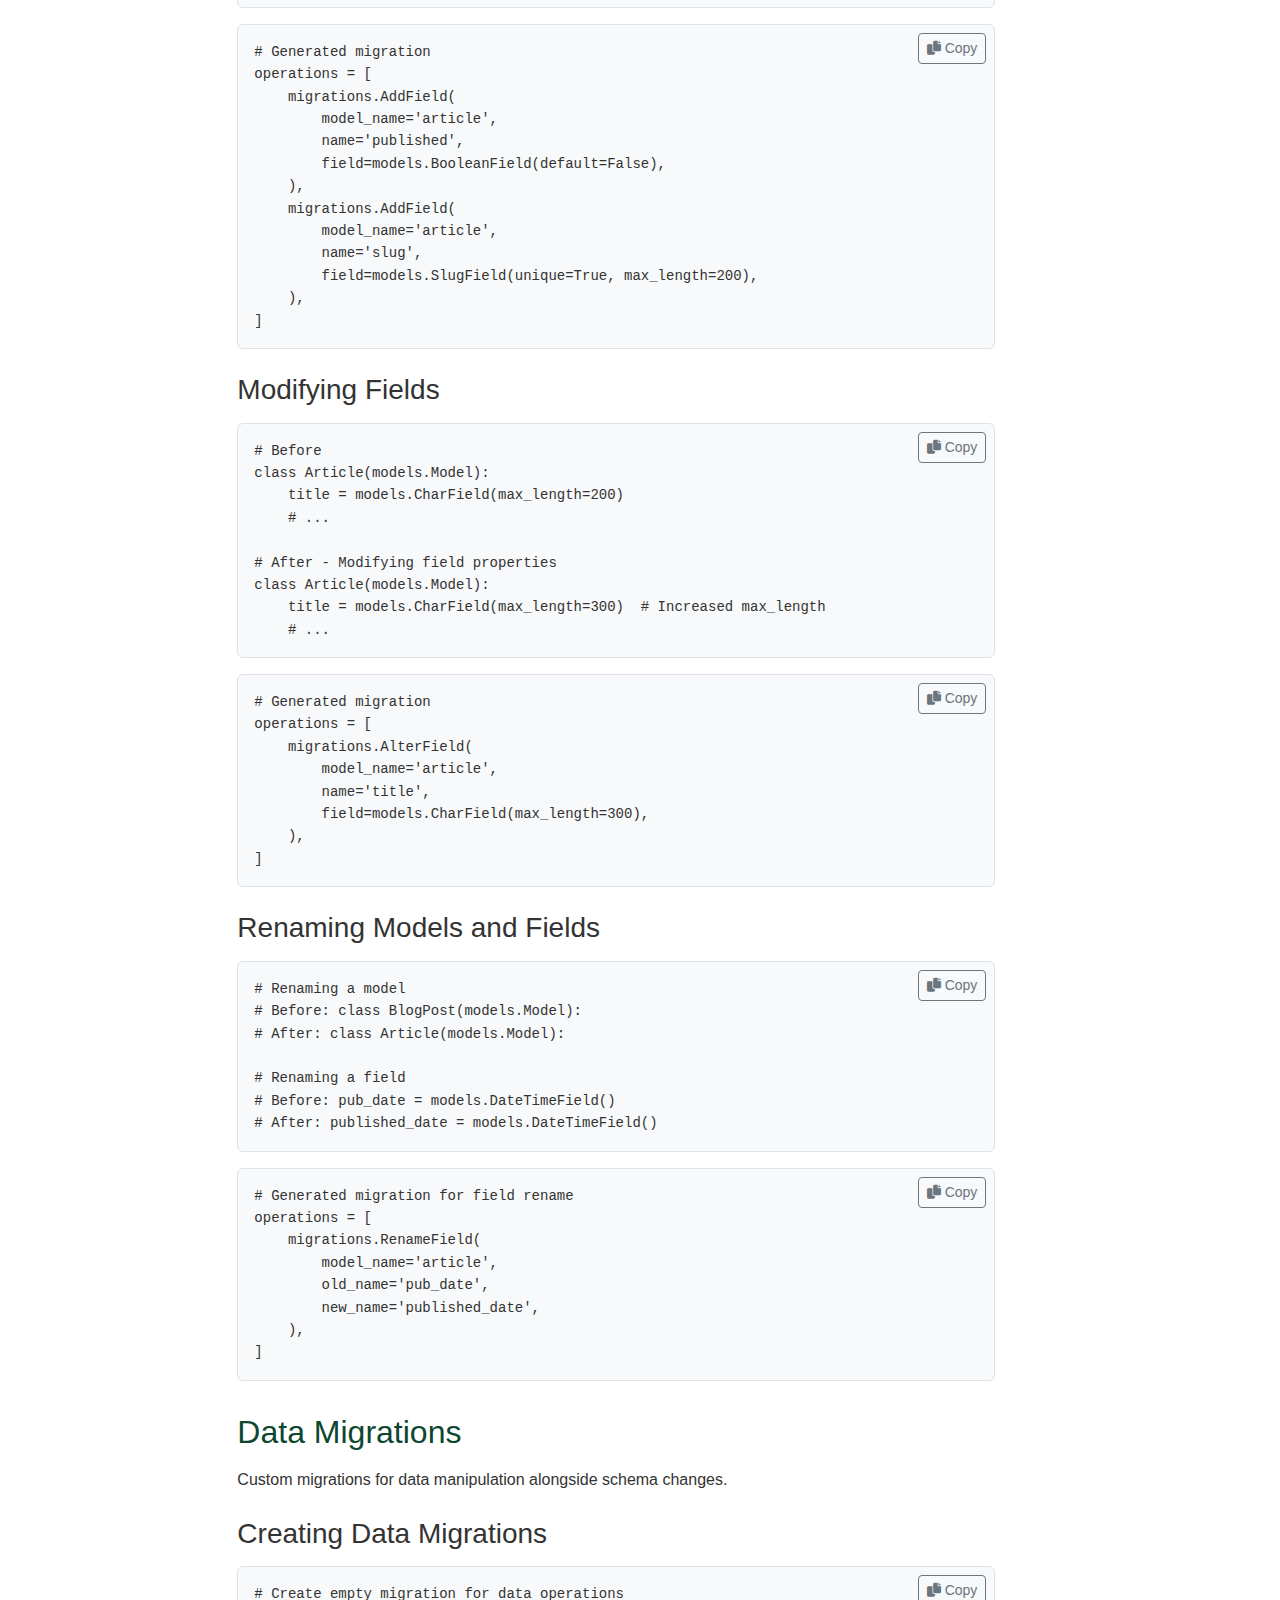
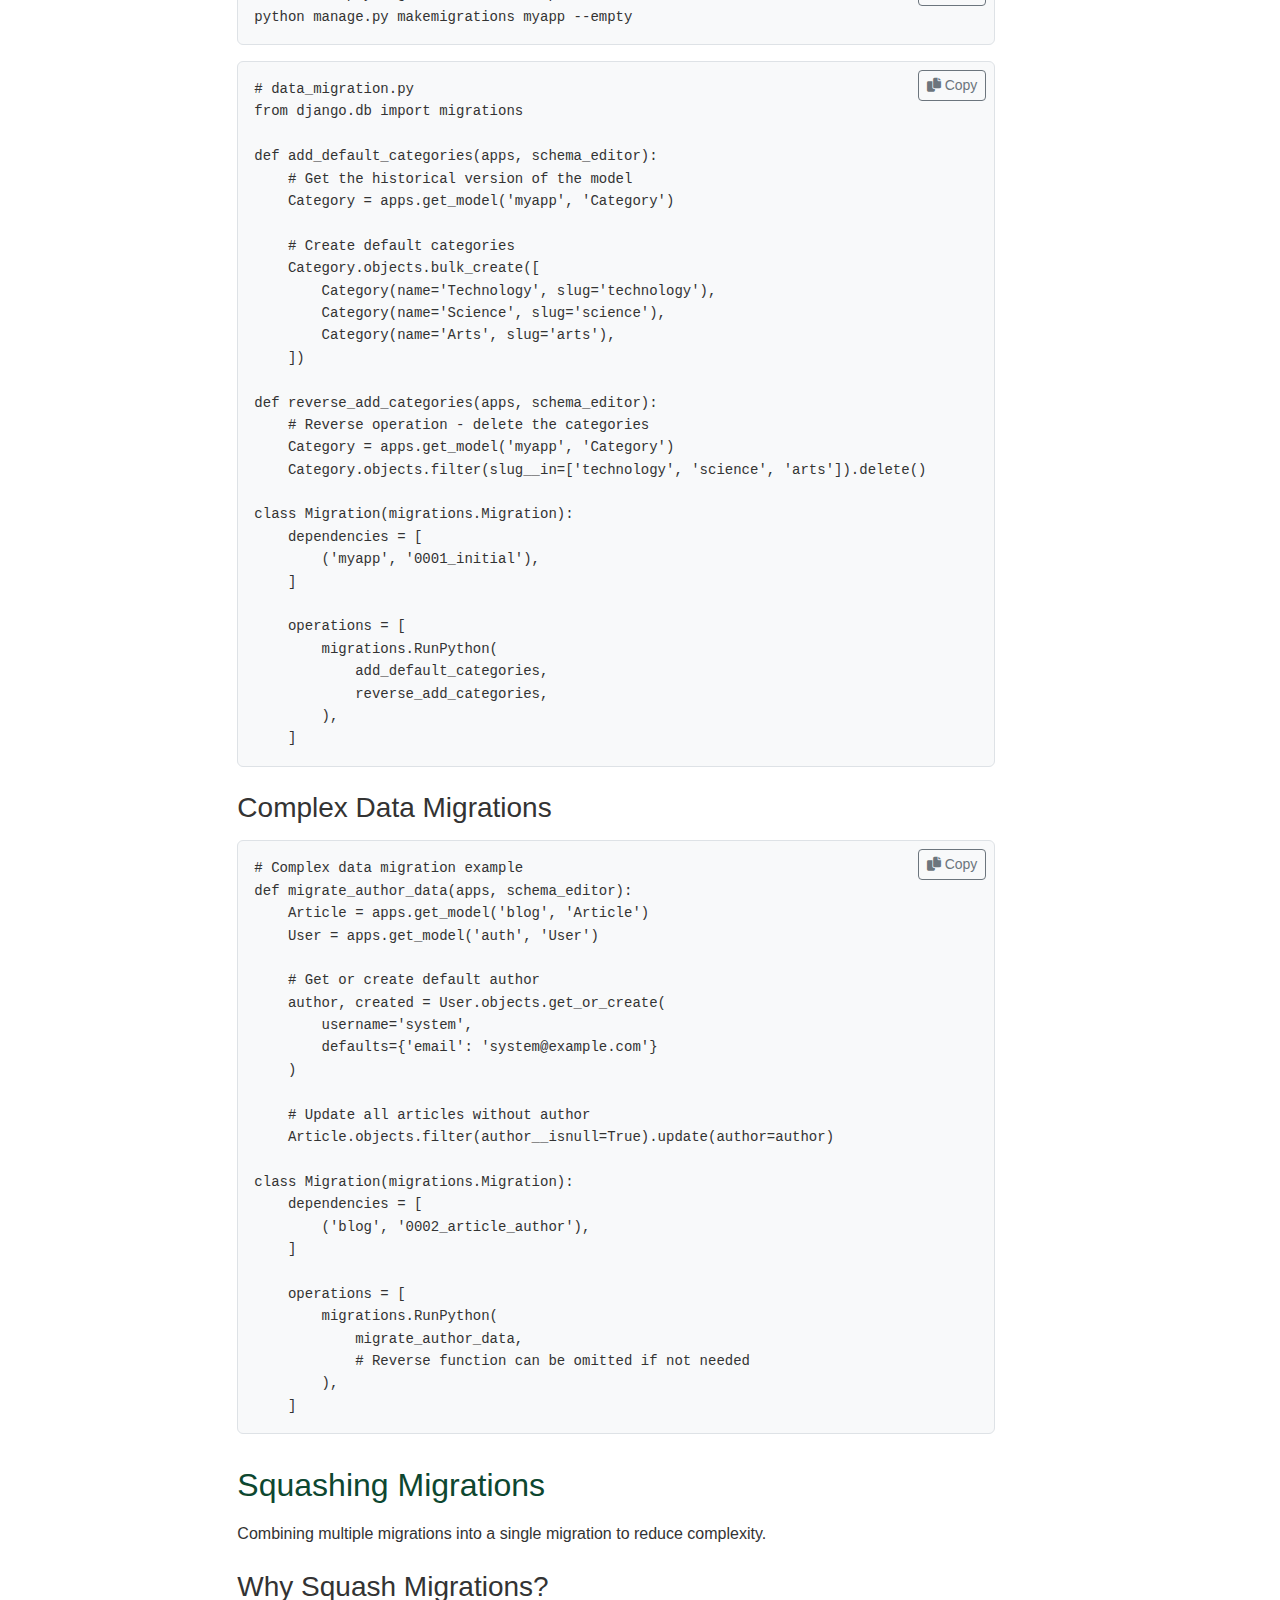
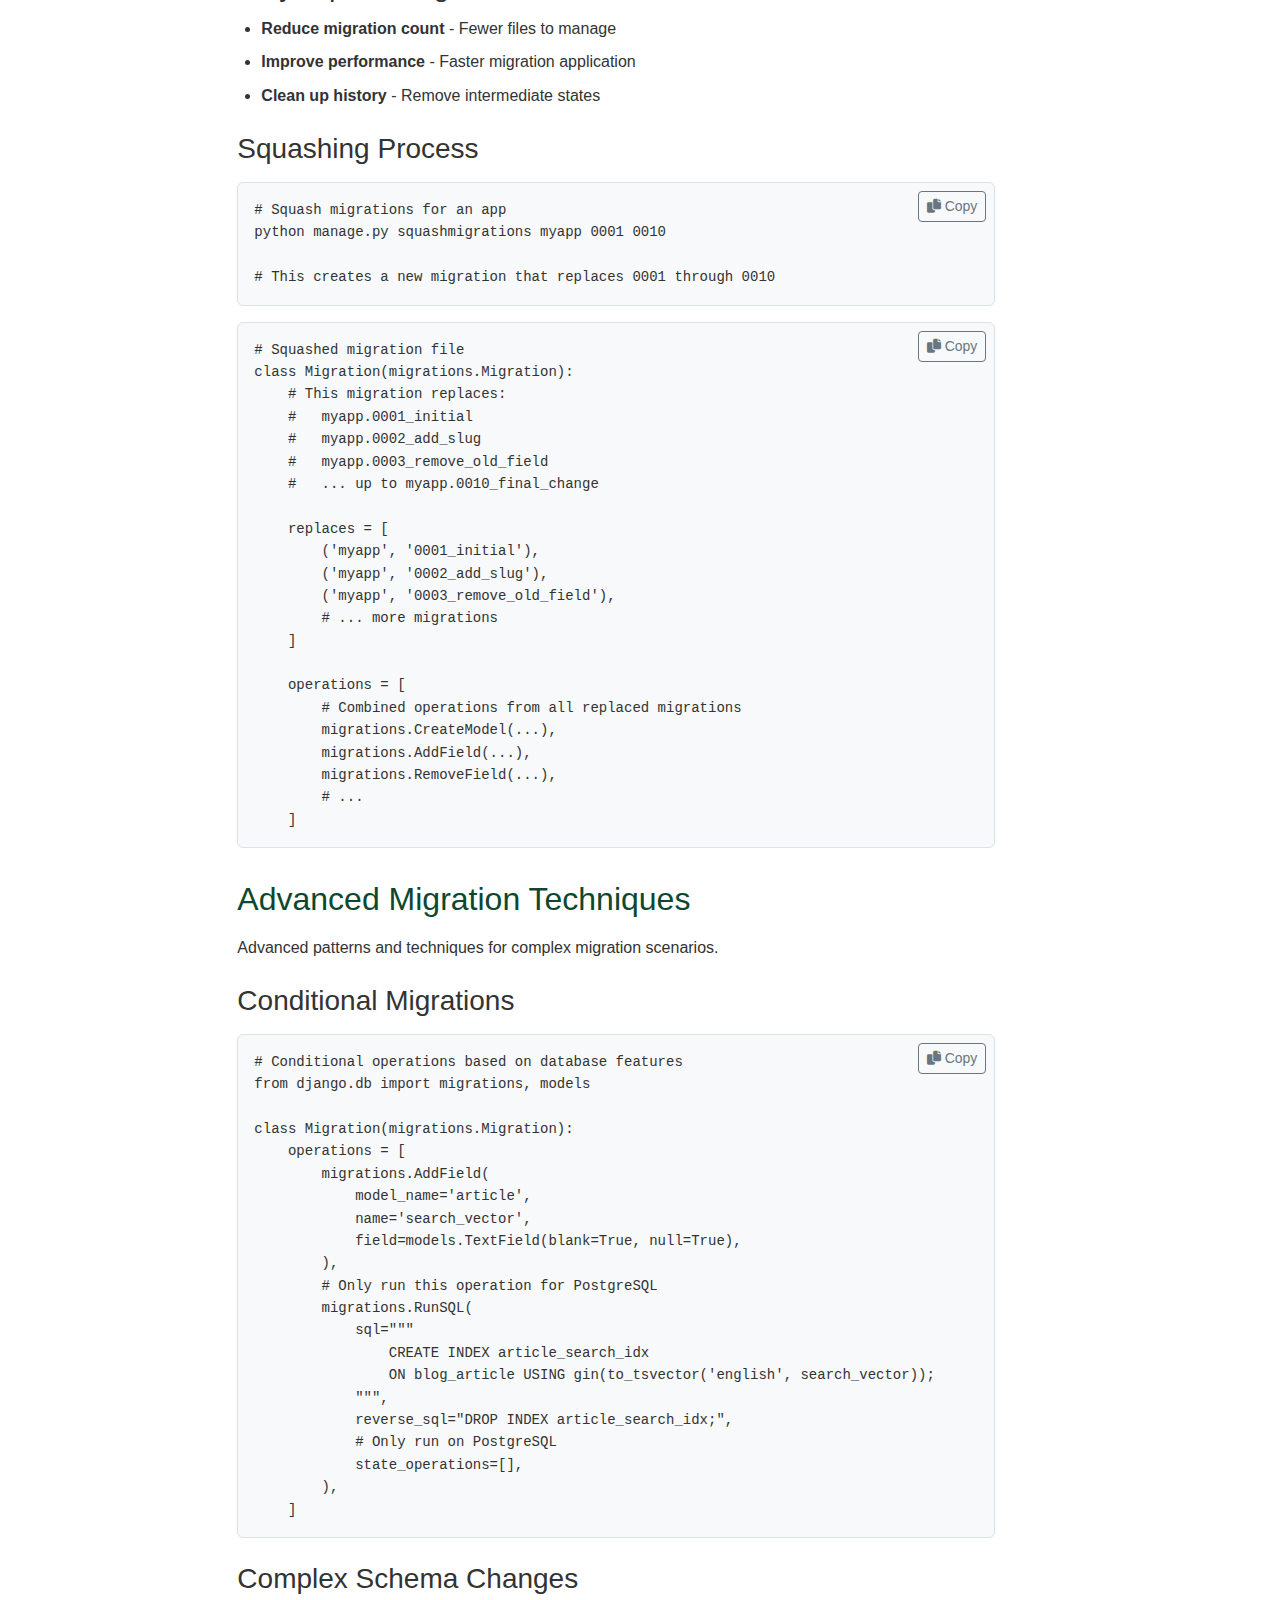
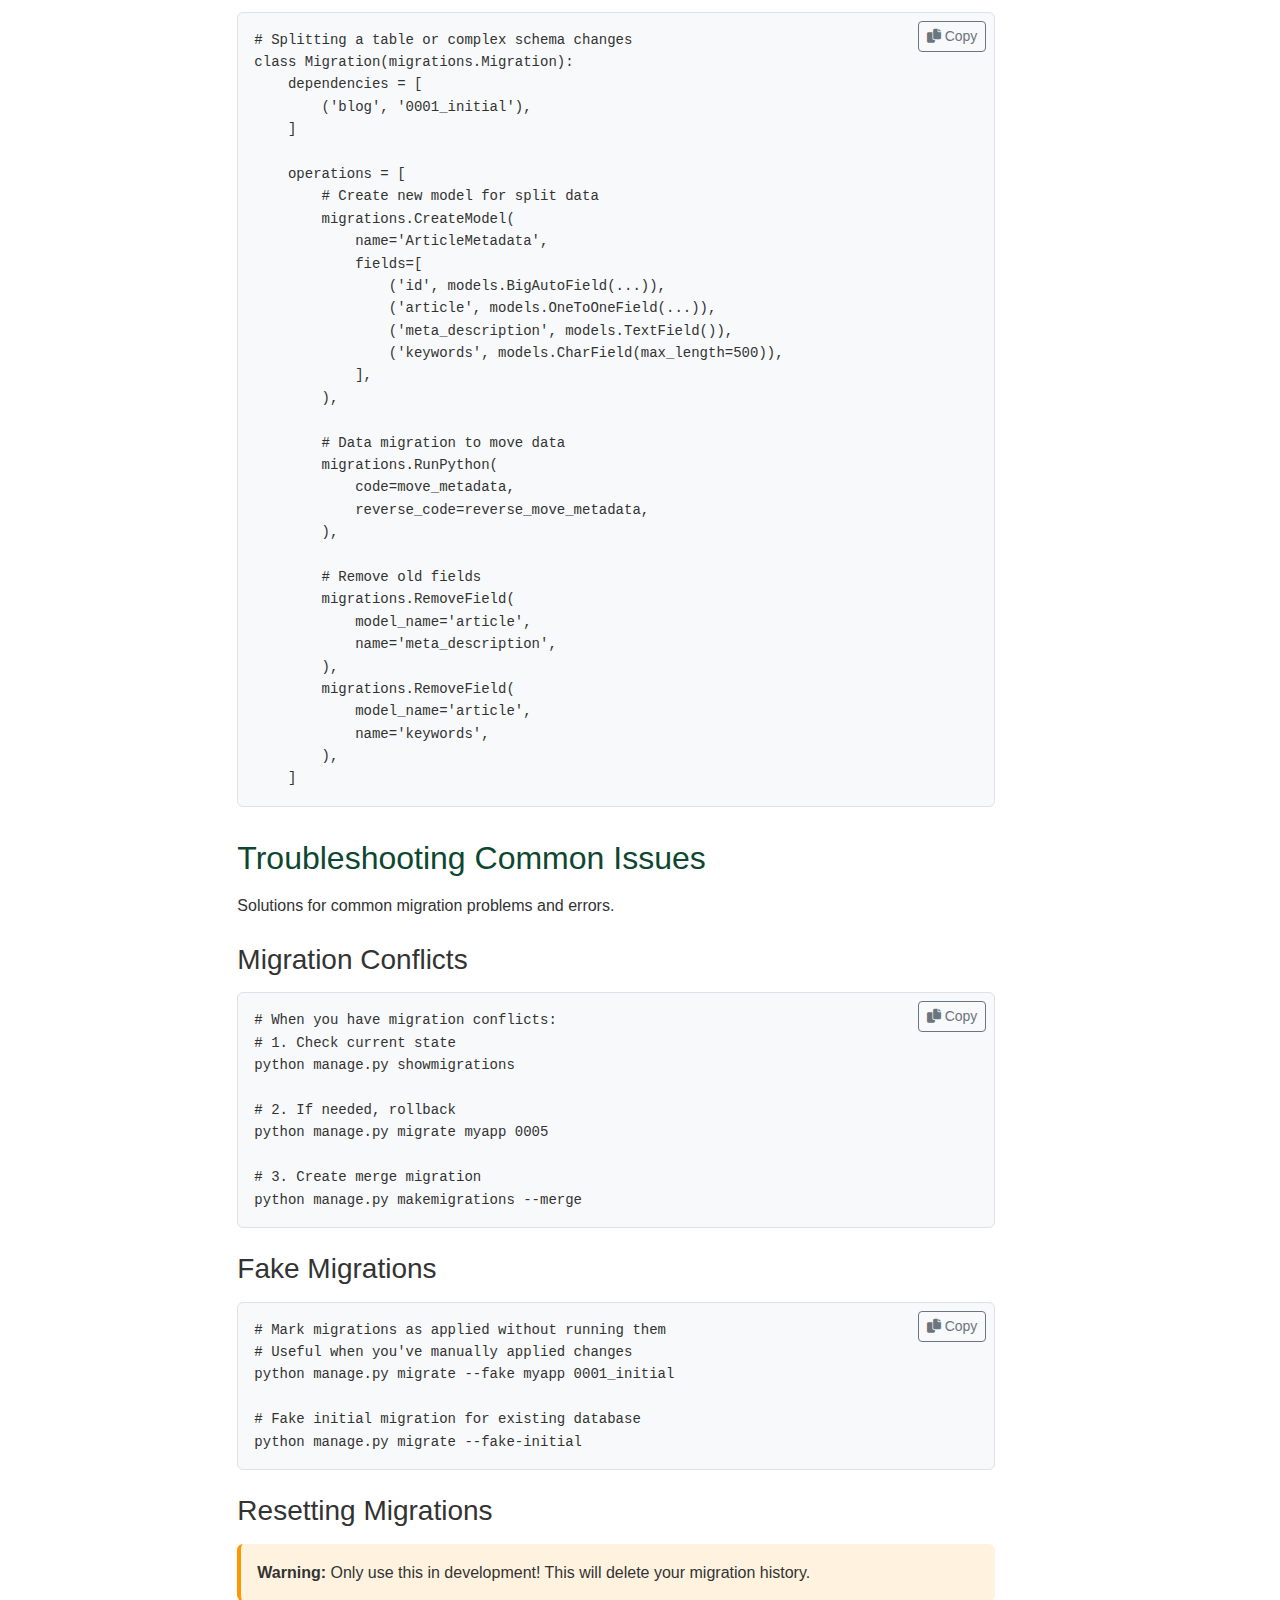
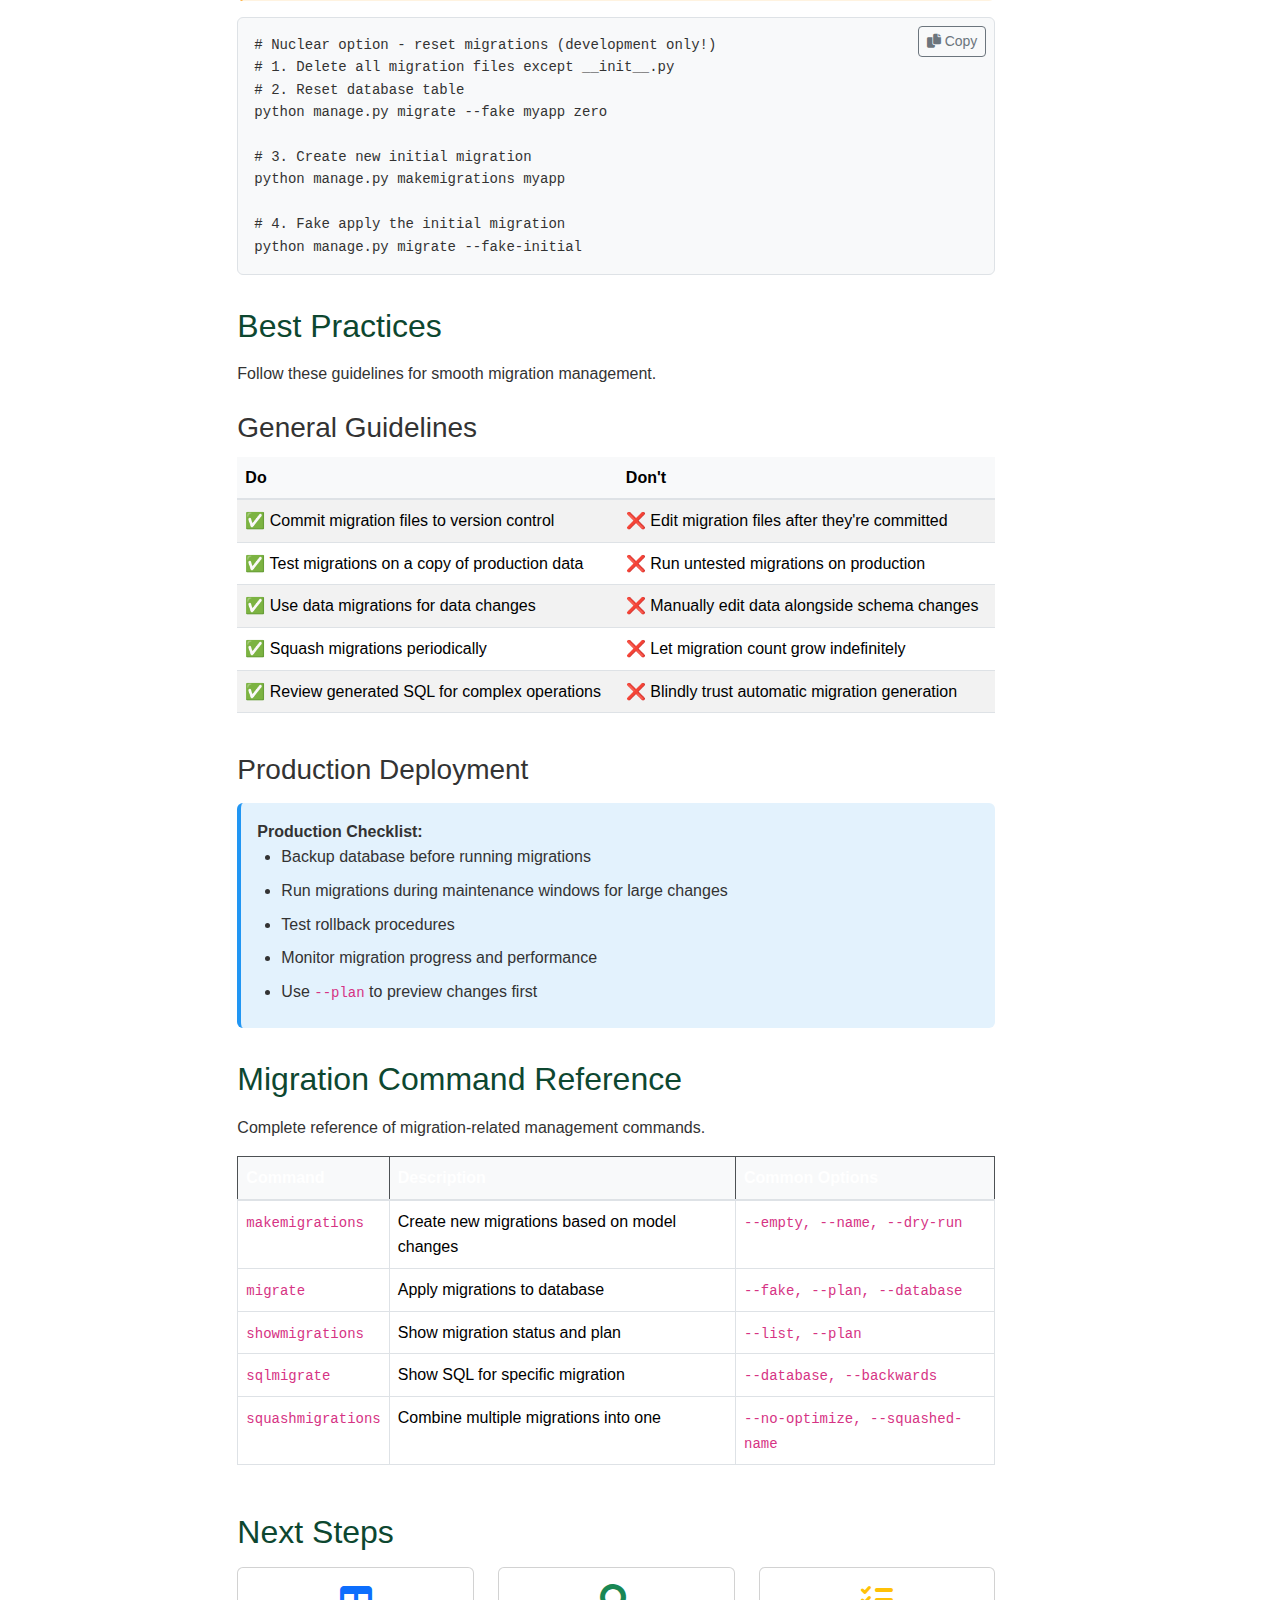
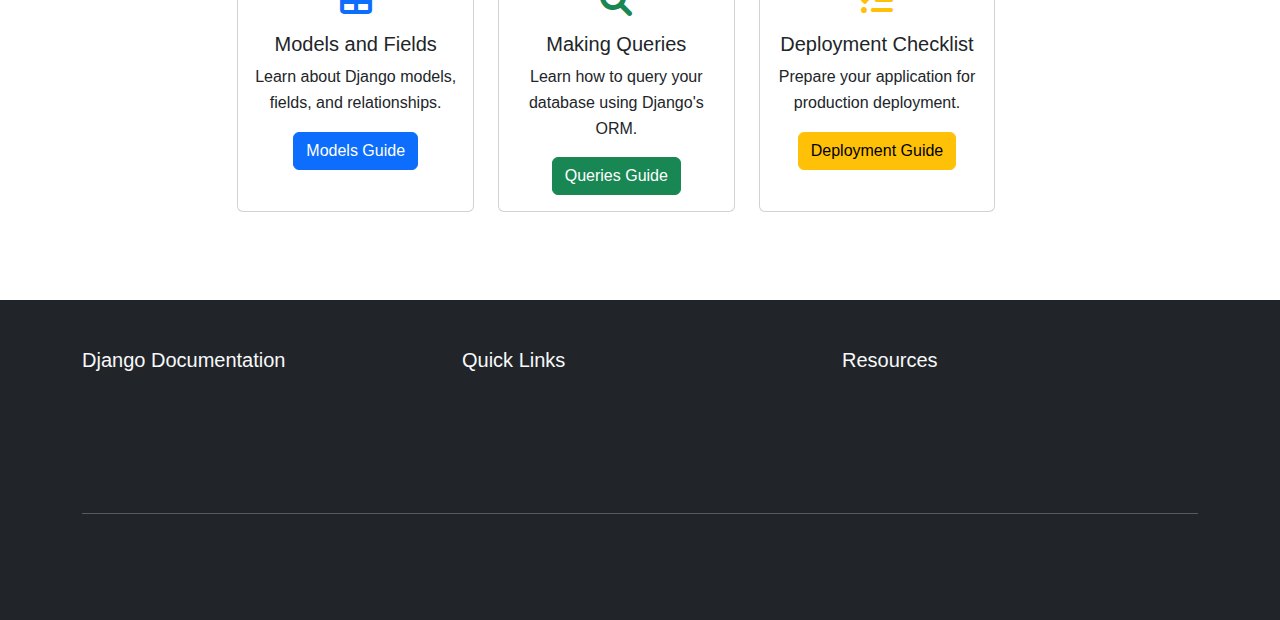
<file: categories/models-orm/migrations.html>
<!DOCTYPE html>
<html lang="en">
<head>
    <meta charset="UTF-8">
    <meta name="viewport" content="width=device-width, initial-scale=1.0">
    <title>Database Migrations - Django Documentation</title>
    <link href="https://cdn.jsdelivr.net/npm/bootstrap@5.1.3/dist/css/bootstrap.min.css" rel="stylesheet">
    <link href="https://cdnjs.cloudflare.com/ajax/libs/font-awesome/6.0.0/css/all.min.css" rel="stylesheet">
    <link href="../../css/style.css" rel="stylesheet">
</head>
<body>
    <!-- Navigation -->
    <nav class="navbar navbar-expand-lg navbar-dark bg-dark fixed-top">
        <div class="container">
            <a class="navbar-brand" href="../../index.html">
                <i class="fas fa-book me-2"></i>Django Docs
            </a>
            <button class="navbar-toggler" type="button" data-bs-toggle="collapse" data-bs-target="#navbarNav">
                <span class="navbar-toggler-icon"></span>
            </button>
            <div class="collapse navbar-collapse" id="navbarNav">
                <ul class="navbar-nav ms-auto">
                    <li class="nav-item">
                        <a class="nav-link" href="../../index.html">Home</a>
                    </li>
                    <li class="nav-item">
                        <a class="nav-link" href="../../quick-start.html">Quick Start</a>
                    </li>
                    <li class="nav-item">
                        <a class="nav-link" href="../../search.html">Search</a>
                    </li>
                </ul>
                <div class="d-flex ms-3">
                    <div class="search-container">
                        <form action="../../search.html" method="get" class="d-flex">
                            <input type="text" name="q" class="form-control" placeholder="Search documentation...">
                            <button type="submit" class="btn btn-outline-light ms-2">
                                <i class="fas fa-search"></i>
                            </button>
                        </form>
                    </div>
                </div>
            </div>
        </div>
    </nav>

    <div class="container-fluid">
        <div class="row">
            <!-- Sidebar -->
            <nav class="col-md-3 col-lg-2 bg-light sidebar">
                <div class="position-sticky pt-5">
                    <div class="p-3">
                        <h6 class="text-uppercase fw-bold text-muted mb-3">Documentation</h6>
                        
                        <ul class="nav flex-column">
                            <li class="nav-item">
                                <a class="nav-link" href="../../index.html">
                                    <i class="fas fa-home me-2"></i>Home
                                </a>
                            </li>
                            <li class="nav-item">
                                <a class="nav-link" href="../../quick-start.html">
                                    <i class="fas fa-rocket me-2"></i>Quick Start
                                </a>
                            </li>
                            
                            <!-- Getting Started -->
                            <li class="category-header">
                                <i class="fas fa-play-circle me-2"></i>Getting Started
                            </li>
                            <li class="nav-item">
                                <a class="nav-link ps-4" href="../getting-started/installation.html">
                                    Installation Guide
                                </a>
                            </li>
                            <li class="nav-item">
                                <a class="nav-link ps-4" href="../getting-started/first-project.html">
                                    Writing Your First Django App
                                </a>
                            </li>
                            <li class="nav-item">
                                <a class="nav-link ps-4" href="../getting-started/tutorial.html">
                                    Complete Tutorial
                                </a>
                            </li>

                            <!-- Models & ORM -->
                            <li class="category-header">
                                <i class="fas fa-database me-2"></i>Models & ORM
                            </li>
                            <li class="nav-item">
                                <a class="nav-link ps-4" href="models.html">
                                    Models and Fields
                                </a>
                            </li>
                            <li class="nav-item">
                                <a class="nav-link ps-4" href="queries.html">
                                    Making Queries
                                </a>
                            </li>
                            <li class="nav-item">
                                <a class="nav-link active ps-4" href="migrations.html">
                                    Database Migrations
                                </a>
                            </li>

                            <!-- Views & Templates -->
                            <li class="category-header">
                                <i class="fas fa-code me-2"></i>Views & Templates
                            </li>
                            <li class="nav-item">
                                <a class="nav-link ps-4" href="../views-templates/views.html">
                                    Class-based and Function Views
                                </a>
                            </li>
                            <li class="nav-item">
                                <a class="nav-link ps-4" href="../views-templates/templates.html">
                                    Template Language
                                </a>
                            </li>
                            <li class="nav-item">
                                <a class="nav-link ps-4" href="../views-templates/forms.html">
                                    Forms and Validation
                                </a>
                            </li>

                            <!-- Deployment -->
                            <li class="category-header">
                                <i class="fas fa-server me-2"></i>Deployment
                            </li>
                            <li class="nav-item">
                                <a class="nav-link ps-4" href="../deployment/production.html">
                                    Deployment Checklist
                                </a>
                            </li>
                            <li class="nav-item">
                                <a class="nav-link ps-4" href="../deployment/performance.html">
                                    Performance Optimization
                                </a>
                            </li>
                            <li class="nav-item">
                                <a class="nav-link ps-4" href="../deployment/security.html">
                                    Security Best Practices
                                </a>
                            </li>
                        </ul>
                    </div>
                </div>
            </nav>

            <!-- Main content -->
            <main class="col-md-9 col-lg-10 ms-sm-auto px-4 py-4 main-content">
                <div class="pt-5">
                    <nav aria-label="breadcrumb">
                        <ol class="breadcrumb">
                            <li class="breadcrumb-item"><a href="../../index.html">Home</a></li>
                            <li class="breadcrumb-item"><a href="../../index.html">Models & ORM</a></li>
                            <li class="breadcrumb-item active">Database Migrations</li>
                        </ol>
                    </nav>

                    <article class="doc-content">
                        <header class="mb-4">
                            <h1>Database Migrations</h1>
                            <div class="text-muted d-flex align-items-center gap-3">
                                <span><i class="fas fa-clock me-1"></i> 20 min read</span>
                                <span><i class="fas fa-calendar me-1"></i> Updated Jan 2024</span>
                                <span class="badge bg-success">Database</span>
                            </div>
                        </header>

                        <div class="alert alert-info">
                            <strong><i class="fas fa-lightbulb me-2"></i>Pro Tip:</strong> Migrations are Django's way of propagating changes you make to your models into your database schema. They're designed to be mostly automatic, but you need to know when to make migrations and when to run them.
                        </div>

                        <div class="row">
                            <div class="col-lg-9">
                                <section id="introduction">
                                    <h2>Introduction</h2>
                                    <p>Migrations are Django's solution for managing database schema changes over time. They allow you to evolve your database schema alongside your codebase in a controlled, versioned manner.</p>
                                    
                                    <div class="row text-center mb-4">
                                        <div class="col-md-4">
                                            <div class="card border-0">
                                                <div class="card-body">
                                                    <i class="fas fa-code-branch fa-2x text-primary mb-2"></i>
                                                    <h5>Version Control</h5>
                                                    <p class="text-muted">Track schema changes in version control</p>
                                                </div>
                                            </div>
                                        </div>
                                        <div class="col-md-4">
                                            <div class="card border-0">
                                                <div class="card-body">
                                                    <i class="fas fa-sync fa-2x text-success mb-2"></i>
                                                    <h5>Team Collaboration</h5>
                                                    <p class="text-muted">Sync database changes across team members</p>
                                                </div>
                                            </div>
                                        </div>
                                        <div class="col-md-4">
                                            <div class="card border-0">
                                                <div class="card-body">
                                                    <i class="fas fa-undo fa-2x text-warning mb-2"></i>
                                                    <h5>Rollback Safe</h5>
                                                    <p class="text-muted">Revert schema changes when needed</p>
                                                </div>
                                            </div>
                                        </div>
                                    </div>
                                </section>

                                <section id="migration-basics">
                                    <h2>Migration Basics</h2>
                                    <p>Understanding the fundamental concepts and commands for working with migrations.</p>

                                    <h3>Creating Migrations</h3>
                                    <div class="code-block">
                                        <pre><code class="language-bash"># Create migrations for changes in your models
python manage.py makemigrations

# Create migrations for a specific app
python manage.py makemigrations myapp

# Create empty migration (for custom operations)
python manage.py makemigrations myapp --empty

# Verbose output to see what will be generated
python manage.py makemigrations --verbosity 2</code></pre>
                                    </div>

                                    <h3>Applying Migrations</h3>
                                    <div class="code-block">
                                        <pre><code class="language-bash"># Apply all migrations
python manage.py migrate

# Apply migrations for a specific app
python manage.py migrate myapp

# Apply migrations up to a specific migration
python manage.py migrate myapp 0001_initial

# Show migration plan without applying
python manage.py migrate --plan</code></pre>
                                    </div>

                                    <h3>Checking Migration Status</h3>
                                    <div class="code-block">
                                        <pre><code class="language-bash"># Show migration status
python manage.py showmigrations

# Show applied migrations
python manage.py showmigrations --list

# Show SQL for migrations
python manage.py sqlmigrate myapp 0001_initial</code></pre>
                                    </div>
                                </section>

                                <section id="migration-workflow">
                                    <h2>Migration Workflow</h2>
                                    <p>The typical workflow for making and applying migrations in a development environment.</p>

                                    <div class="alert-note">
                                        <strong>Standard Workflow:</strong>
                                        <ol class="mb-0">
                                            <li>Make changes to your models</li>
                                            <li>Run <code>makemigrations</code> to create migration files</li>
                                            <li>Run <code>migrate</code> to apply changes to database</li>
                                            <li>Commit migration files to version control</li>
                                        </ol>
                                    </div>

                                    <h3>Example Workflow</h3>
                                    <div class="code-block">
                                        <pre><code class="language-python"># 1. Define your model
# models.py
from django.db import models

class Article(models.Model):
    title = models.CharField(max_length=200)
    content = models.TextField()
    created_at = models.DateTimeField(auto_now_add=True)</code></pre>
                                    </div>

                                    <div class="code-block">
                                        <pre><code class="language-bash"># 2. Create migration
python manage.py makemigrations blog

# Output: 
# Migrations for 'blog':
#   blog/migrations/0001_initial.py
#     - Create model Article</code></pre>
                                    </div>

                                    <div class="code-block">
                                        <pre><code class="language-bash"># 3. Apply migration
python manage.py migrate blog

# Output:
# Operations to perform:
#   Apply all migrations: blog
# Running migrations:
#   Applying blog.0001_initial... OK</code></pre>
                                    </div>
                                </section>

                                <section id="migration-files">
                                    <h2>Migration Files</h2>
                                    <p>Understanding the structure and content of migration files.</p>

                                    <h3>Migration File Structure</h3>
                                    <div class="code-block">
                                        <pre><code class="language-python"># Generated migration file: 0001_initial.py
from django.db import migrations, models

class Migration(migrations.Migration):
    # Migration dependencies (other migrations this depends on)
    initial = True
    
    # Operations to perform
    operations = [
        migrations.CreateModel(
            name='Article',
            fields=[
                ('id', models.BigAutoField(auto_created=True, 
                 primary_key=True, serialize=False, 
                 verbose_name='ID')),
                ('title', models.CharField(max_length=200)),
                ('content', models.TextField()),
                ('created_at', models.DateTimeField(auto_now_add=True)),
            ],
        ),
    ]</code></pre>
                                    </div>

                                    <h3>Common Migration Operations</h3>
                                    <div class="code-block">
                                        <pre><code class="language-python"># Various migration operations
operations = [
    # Create a new model
    migrations.CreateModel(...),
    
    # Add a field to existing model
    migrations.AddField(
        model_name='article',
        name='slug',
        field=models.SlugField(max_length=200, unique=True),
    ),
    
    # Remove a field
    migrations.RemoveField(
        model_name='article',
        name='old_field',
    ),
    
    # Alter a field
    migrations.AlterField(
        model_name='article',
        name='title',
        field=models.CharField(max_length=300),  # Increased length
    ),
    
    # Rename a field
    migrations.RenameField(
        model_name='article',
        old_name='pub_date',
        new_name='published_date',
    ),
]</code></pre>
                                    </div>
                                </section>

                                <section id="model-changes">
                                    <h2>Common Model Changes</h2>
                                    <p>How different types of model changes generate different migration operations.</p>

                                    <h3>Adding Fields</h3>
                                    <div class="code-block">
                                        <pre><code class="language-python"># Before
class Article(models.Model):
    title = models.CharField(max_length=200)
    content = models.TextField()

# After - Adding a new field
class Article(models.Model):
    title = models.CharField(max_length=200)
    content = models.TextField()
    slug = models.SlugField(unique=True)  # New field
    published = models.BooleanField(default=False)  # New field</code></pre>
                                    </div>

                                    <div class="code-block">
                                        <pre><code class="language-python"># Generated migration
operations = [
    migrations.AddField(
        model_name='article',
        name='published',
        field=models.BooleanField(default=False),
    ),
    migrations.AddField(
        model_name='article',
        name='slug',
        field=models.SlugField(unique=True, max_length=200),
    ),
]</code></pre>
                                    </div>

                                    <h3>Modifying Fields</h3>
                                    <div class="code-block">
                                        <pre><code class="language-python"># Before
class Article(models.Model):
    title = models.CharField(max_length=200)
    # ...

# After - Modifying field properties
class Article(models.Model):
    title = models.CharField(max_length=300)  # Increased max_length
    # ...</code></pre>
                                    </div>

                                    <div class="code-block">
                                        <pre><code class="language-python"># Generated migration
operations = [
    migrations.AlterField(
        model_name='article',
        name='title',
        field=models.CharField(max_length=300),
    ),
]</code></pre>
                                    </div>

                                    <h3>Renaming Models and Fields</h3>
                                    <div class="code-block">
                                        <pre><code class="language-python"># Renaming a model
# Before: class BlogPost(models.Model):
# After: class Article(models.Model):

# Renaming a field
# Before: pub_date = models.DateTimeField()
# After: published_date = models.DateTimeField()</code></pre>
                                    </div>

                                    <div class="code-block">
                                        <pre><code class="language-python"># Generated migration for field rename
operations = [
    migrations.RenameField(
        model_name='article',
        old_name='pub_date',
        new_name='published_date',
    ),
]</code></pre>
                                    </div>
                                </section>

                                <section id="data-migrations">
                                    <h2>Data Migrations</h2>
                                    <p>Custom migrations for data manipulation alongside schema changes.</p>

                                    <h3>Creating Data Migrations</h3>
                                    <div class="code-block">
                                        <pre><code class="language-bash"># Create empty migration for data operations
python manage.py makemigrations myapp --empty</code></pre>
                                    </div>

                                    <div class="code-block">
                                        <pre><code class="language-python"># data_migration.py
from django.db import migrations

def add_default_categories(apps, schema_editor):
    # Get the historical version of the model
    Category = apps.get_model('myapp', 'Category')
    
    # Create default categories
    Category.objects.bulk_create([
        Category(name='Technology', slug='technology'),
        Category(name='Science', slug='science'),
        Category(name='Arts', slug='arts'),
    ])

def reverse_add_categories(apps, schema_editor):
    # Reverse operation - delete the categories
    Category = apps.get_model('myapp', 'Category')
    Category.objects.filter(slug__in=['technology', 'science', 'arts']).delete()

class Migration(migrations.Migration):
    dependencies = [
        ('myapp', '0001_initial'),
    ]
    
    operations = [
        migrations.RunPython(
            add_default_categories,
            reverse_add_categories,
        ),
    ]</code></pre>
                                    </div>

                                    <h3>Complex Data Migrations</h3>
                                    <div class="code-block">
                                        <pre><code class="language-python"># Complex data migration example
def migrate_author_data(apps, schema_editor):
    Article = apps.get_model('blog', 'Article')
    User = apps.get_model('auth', 'User')
    
    # Get or create default author
    author, created = User.objects.get_or_create(
        username='system',
        defaults={'email': 'system@example.com'}
    )
    
    # Update all articles without author
    Article.objects.filter(author__isnull=True).update(author=author)

class Migration(migrations.Migration):
    dependencies = [
        ('blog', '0002_article_author'),
    ]
    
    operations = [
        migrations.RunPython(
            migrate_author_data,
            # Reverse function can be omitted if not needed
        ),
    ]</code></pre>
                                    </div>
                                </section>

                                <section id="squashing-migrations">
                                    <h2>Squashing Migrations</h2>
                                    <p>Combining multiple migrations into a single migration to reduce complexity.</p>

                                    <h3>Why Squash Migrations?</h3>
                                    <ul>
                                        <li><strong>Reduce migration count</strong> - Fewer files to manage</li>
                                        <li><strong>Improve performance</strong> - Faster migration application</li>
                                        <li><strong>Clean up history</strong> - Remove intermediate states</li>
                                    </ul>

                                    <h3>Squashing Process</h3>
                                    <div class="code-block">
                                        <pre><code class="language-bash"># Squash migrations for an app
python manage.py squashmigrations myapp 0001 0010

# This creates a new migration that replaces 0001 through 0010</code></pre>
                                    </div>

                                    <div class="code-block">
                                        <pre><code class="language-python"># Squashed migration file
class Migration(migrations.Migration):
    # This migration replaces:
    #   myapp.0001_initial
    #   myapp.0002_add_slug
    #   myapp.0003_remove_old_field
    #   ... up to myapp.0010_final_change
    
    replaces = [
        ('myapp', '0001_initial'),
        ('myapp', '0002_add_slug'),
        ('myapp', '0003_remove_old_field'),
        # ... more migrations
    ]
    
    operations = [
        # Combined operations from all replaced migrations
        migrations.CreateModel(...),
        migrations.AddField(...),
        migrations.RemoveField(...),
        # ...
    ]</code></pre>
                                    </div>
                                </section>

                                <section id="advanced-migrations">
                                    <h2>Advanced Migration Techniques</h2>
                                    <p>Advanced patterns and techniques for complex migration scenarios.</p>

                                    <h3>Conditional Migrations</h3>
                                    <div class="code-block">
                                        <pre><code class="language-python"># Conditional operations based on database features
from django.db import migrations, models

class Migration(migrations.Migration):
    operations = [
        migrations.AddField(
            model_name='article',
            name='search_vector',
            field=models.TextField(blank=True, null=True),
        ),
        # Only run this operation for PostgreSQL
        migrations.RunSQL(
            sql="""
                CREATE INDEX article_search_idx 
                ON blog_article USING gin(to_tsvector('english', search_vector));
            """,
            reverse_sql="DROP INDEX article_search_idx;",
            # Only run on PostgreSQL
            state_operations=[],
        ),
    ]</code></pre>
                                    </div>

                                    <h3>Complex Schema Changes</h3>
                                    <div class="code-block">
                                        <pre><code class="language-python"># Splitting a table or complex schema changes
class Migration(migrations.Migration):
    dependencies = [
        ('blog', '0001_initial'),
    ]
    
    operations = [
        # Create new model for split data
        migrations.CreateModel(
            name='ArticleMetadata',
            fields=[
                ('id', models.BigAutoField(...)),
                ('article', models.OneToOneField(...)),
                ('meta_description', models.TextField()),
                ('keywords', models.CharField(max_length=500)),
            ],
        ),
        
        # Data migration to move data
        migrations.RunPython(
            code=move_metadata,
            reverse_code=reverse_move_metadata,
        ),
        
        # Remove old fields
        migrations.RemoveField(
            model_name='article',
            name='meta_description',
        ),
        migrations.RemoveField(
            model_name='article',
            name='keywords',
        ),
    ]</code></pre>
                                    </div>
                                </section>

                                <section id="troubleshooting">
                                    <h2>Troubleshooting Common Issues</h2>
                                    <p>Solutions for common migration problems and errors.</p>

                                    <h3>Migration Conflicts</h3>
                                    <div class="code-block">
                                        <pre><code class="language-bash"># When you have migration conflicts:
# 1. Check current state
python manage.py showmigrations

# 2. If needed, rollback
python manage.py migrate myapp 0005

# 3. Create merge migration
python manage.py makemigrations --merge</code></pre>
                                    </div>

                                    <h3>Fake Migrations</h3>
                                    <div class="code-block">
                                        <pre><code class="language-bash"># Mark migrations as applied without running them
# Useful when you've manually applied changes
python manage.py migrate --fake myapp 0001_initial

# Fake initial migration for existing database
python manage.py migrate --fake-initial</code></pre>
                                    </div>

                                    <h3>Resetting Migrations</h3>
                                    <div class="alert-warning">
                                        <strong>Warning:</strong> Only use this in development! This will delete your migration history.
                                    </div>
                                    <div class="code-block">
                                        <pre><code class="language-bash"># Nuclear option - reset migrations (development only!)
# 1. Delete all migration files except __init__.py
# 2. Reset database table
python manage.py migrate --fake myapp zero

# 3. Create new initial migration
python manage.py makemigrations myapp

# 4. Fake apply the initial migration
python manage.py migrate --fake-initial</code></pre>
                                    </div>
                                </section>

                                <section id="best-practices">
                                    <h2>Best Practices</h2>
                                    <p>Follow these guidelines for smooth migration management.</p>

                                    <h3>General Guidelines</h3>
                                    <div class="table-responsive">
                                        <table class="table table-striped">
                                            <thead>
                                                <tr>
                                                    <th>Do</th>
                                                    <th>Don't</th>
                                                </tr>
                                            </thead>
                                            <tbody>
                                                <tr>
                                                    <td>✅ Commit migration files to version control</td>
                                                    <td>❌ Edit migration files after they're committed</td>
                                                </tr>
                                                <tr>
                                                    <td>✅ Test migrations on a copy of production data</td>
                                                    <td>❌ Run untested migrations on production</td>
                                                </tr>
                                                <tr>
                                                    <td>✅ Use data migrations for data changes</td>
                                                    <td>❌ Manually edit data alongside schema changes</td>
                                                </tr>
                                                <tr>
                                                    <td>✅ Squash migrations periodically</td>
                                                    <td>❌ Let migration count grow indefinitely</td>
                                                </tr>
                                                <tr>
                                                    <td>✅ Review generated SQL for complex operations</td>
                                                    <td>❌ Blindly trust automatic migration generation</td>
                                                </tr>
                                            </tbody>
                                        </table>
                                    </div>

                                    <h3>Production Deployment</h3>
                                    <div class="alert-note">
                                        <strong>Production Checklist:</strong>
                                        <ul class="mb-0">
                                            <li>Backup database before running migrations</li>
                                            <li>Run migrations during maintenance windows for large changes</li>
                                            <li>Test rollback procedures</li>
                                            <li>Monitor migration progress and performance</li>
                                            <li>Use <code>--plan</code> to preview changes first</li>
                                        </ul>
                                    </div>
                                </section>

                                <section id="migration-commands">
                                    <h2>Migration Command Reference</h2>
                                    <p>Complete reference of migration-related management commands.</p>

                                    <div class="table-responsive">
                                        <table class="table table-bordered">
                                            <thead class="table-dark">
                                                <tr>
                                                    <th>Command</th>
                                                    <th>Description</th>
                                                    <th>Common Options</th>
                                                </tr>
                                            </thead>
                                            <tbody>
                                                <tr>
                                                    <td><code>makemigrations</code></td>
                                                    <td>Create new migrations based on model changes</td>
                                                    <td><code>--empty, --name, --dry-run</code></td>
                                                </tr>
                                                <tr>
                                                    <td><code>migrate</code></td>
                                                    <td>Apply migrations to database</td>
                                                    <td><code>--fake, --plan, --database</code></td>
                                                </tr>
                                                <tr>
                                                    <td><code>showmigrations</code></td>
                                                    <td>Show migration status and plan</td>
                                                    <td><code>--list, --plan</code></td>
                                                </tr>
                                                <tr>
                                                    <td><code>sqlmigrate</code></td>
                                                    <td>Show SQL for specific migration</td>
                                                    <td><code>--database, --backwards</code></td>
                                                </tr>
                                                <tr>
                                                    <td><code>squashmigrations</code></td>
                                                    <td>Combine multiple migrations into one</td>
                                                    <td><code>--no-optimize, --squashed-name</code></td>
                                                </tr>
                                            </tbody>
                                        </table>
                                    </div>
                                </section>

                                <section id="next-steps">
                                    <h2>Next Steps</h2>
                                    <div class="row">
                                        <div class="col-md-4 mb-3">
                                            <div class="card h-100">
                                                <div class="card-body text-center">
                                                    <i class="fas fa-table fa-2x text-primary mb-3"></i>
                                                    <h5 class="card-title">Models and Fields</h5>
                                                    <p class="card-text">Learn about Django models, fields, and relationships.</p>
                                                    <a href="models.html" class="btn btn-primary">Models Guide</a>
                                                </div>
                                            </div>
                                        </div>
                                        <div class="col-md-4 mb-3">
                                            <div class="card h-100">
                                                <div class="card-body text-center">
                                                    <i class="fas fa-search fa-2x text-success mb-3"></i>
                                                    <h5 class="card-title">Making Queries</h5>
                                                    <p class="card-text">Learn how to query your database using Django's ORM.</p>
                                                    <a href="queries.html" class="btn btn-success">Queries Guide</a>
                                                </div>
                                            </div>
                                        </div>
                                        <div class="col-md-4 mb-3">
                                            <div class="card h-100">
                                                <div class="card-body text-center">
                                                    <i class="fas fa-tasks fa-2x text-warning mb-3"></i>
                                                    <h5 class="card-title">Deployment Checklist</h5>
                                                    <p class="card-text">Prepare your application for production deployment.</p>
                                                    <a href="../deployment/production.html" class="btn btn-warning">Deployment Guide</a>
                                                </div>
                                            </div>
                                        </div>
                                    </div>
                                </section>
                            </div>

                            <div class="col-lg-3">
                                <div class="sticky-top" style="top: 6rem;">
                                    <div class="card">
                                        <div class="card-header">
                                            <h6 class="mb-0">On This Page</h6>
                                        </div>
                                        <div class="card-body">
                                            <nav class="nav flex-column">
                                                <a class="nav-link ps-0" href="#introduction">Introduction</a>
                                                <a class="nav-link ps-0" href="#migration-basics">Migration Basics</a>
                                                <a class="nav-link ps-0" href="#migration-workflow">Migration Workflow</a>
                                                <a class="nav-link ps-0" href="#migration-files">Migration Files</a>
                                                <a class="nav-link ps-0" href="#model-changes">Model Changes</a>
                                                <a class="nav-link ps-0" href="#data-migrations">Data Migrations</a>
                                                <a class="nav-link ps-0" href="#squashing-migrations">Squashing Migrations</a>
                                                <a class="nav-link ps-0" href="#advanced-migrations">Advanced Techniques</a>
                                                <a class="nav-link ps-0" href="#troubleshooting">Troubleshooting</a>
                                                <a class="nav-link ps-0" href="#best-practices">Best Practices</a>
                                                <a class="nav-link ps-0" href="#migration-commands">Command Reference</a>
                                                <a class="nav-link ps-0" href="#next-steps">Next Steps</a>
                                            </nav>
                                        </div>
                                    </div>

                                    <div class="card mt-3">
                                        <div class="card-header">
                                            <h6 class="mb-0">Quick Commands</h6>
                                        </div>
                                        <div class="card-body">
                                            <code class="small d-block mb-1">makemigrations</code>
                                            <code class="small d-block mb-1">migrate</code>
                                            <code class="small d-block mb-1">showmigrations</code>
                                            <code class="small d-block">sqlmigrate</code>
                                        </div>
                                    </div>

                                    <div class="card mt-3">
                                        <div class="card-header">
                                            <h6 class="mb-0">Common Issues</h6>
                                        </div>
                                        <div class="card-body">
                                            <div class="alert alert-warning p-2 mb-2">
                                                <small><strong>Conflict:</strong> Use --merge</small>
                                            </div>
                                            <div class="alert alert-info p-2 mb-2">
                                                <small><strong>Manual changes:</strong> Use --fake</small>
                                            </div>
                                            <div class="alert alert-danger p-2">
                                                <small><strong>Reset:</strong> migrate --fake zero</small>
                                            </div>
                                        </div>
                                    </div>

                                    <div class="card mt-3">
                                        <div class="card-header">
                                            <h6 class="mb-0">Related Guides</h6>
                                        </div>
                                        <div class="card-body">
                                            <div class="list-group list-group-flush">
                                                <a href="models.html" class="list-group-item list-group-item-action">
                                                    <i class="fas fa-table me-2 text-primary"></i>
                                                    Models and Fields
                                                </a>
                                                <a href="queries.html" class="list-group-item list-group-item-action">
                                                    <i class="fas fa-search me-2 text-success"></i>
                                                    Making Queries
                                                </a>
                                                <a href="../deployment/production.html" class="list-group-item list-group-item-action">
                                                    <i class="fas fa-tasks me-2 text-warning"></i>
                                                    Deployment Checklist
                                                </a>
                                            </div>
                                        </div>
                                    </div>
                                </div>
                            </div>
                        </div>
                    </article>
                </div>
            </main>
        </div>
    </div>

    <!-- Footer -->
    <footer class="bg-dark text-light mt-5 py-5">
        <div class="container">
            <div class="row">
                <div class="col-md-4 mb-4">
                    <h5>Django Documentation</h5>
                    <p class="text-muted">Complete guide to building web applications with Django.</p>
                </div>
                <div class="col-md-4 mb-4">
                    <h5>Quick Links</h5>
                    <ul class="list-unstyled">
                        <li><a href="../../index.html" class="text-muted">Home</a></li>
                        <li><a href="../../quick-start.html" class="text-muted">Quick Start</a></li>
                        <li><a href="../getting-started/tutorial.html" class="text-muted">Tutorial</a></li>
                    </ul>
                </div>
                <div class="col-md-4 mb-4">
                    <h5>Resources</h5>
                    <ul class="list-unstyled">
                        <li><a href="https://djangoproject.com" class="text-muted" target="_blank">Official Django Website</a></li>
                        <li><a href="https://docs.djangoproject.com" class="text-muted" target="_blank">Official Documentation</a></li>
                        <li><a href="https://github.com/django" class="text-muted" target="_blank">GitHub Repository</a></li>
                    </ul>
                </div>
            </div>
            <hr class="bg-secondary">
            <div class="text-center text-muted">
                <p>&copy; 2024 Django Documentation. This is a static documentation site for demonstration purposes.</p>
            </div>
        </div>
    </footer>

    <script src="https://cdn.jsdelivr.net/npm/bootstrap@5.1.3/dist/js/bootstrap.bundle.min.js"></script>
    <script src="../../js/main.js"></script>
</body>
</html>
</file>
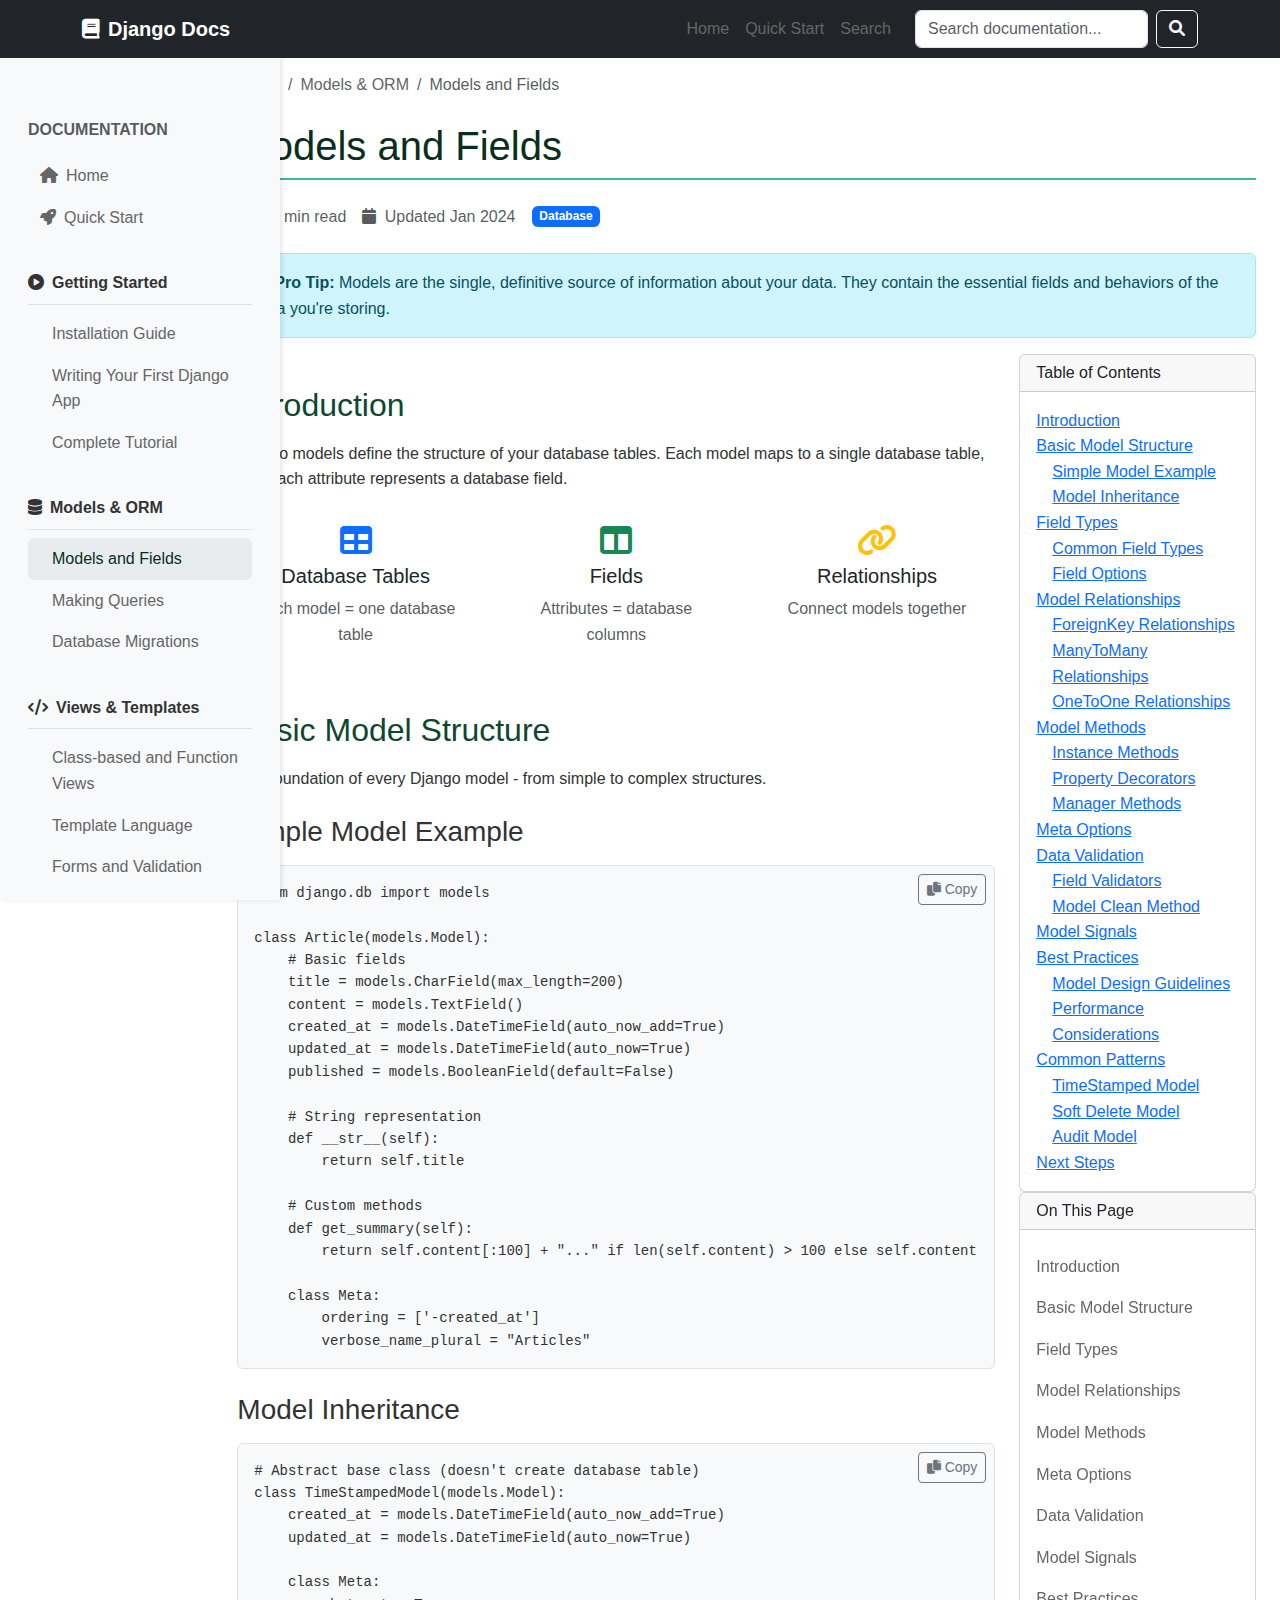
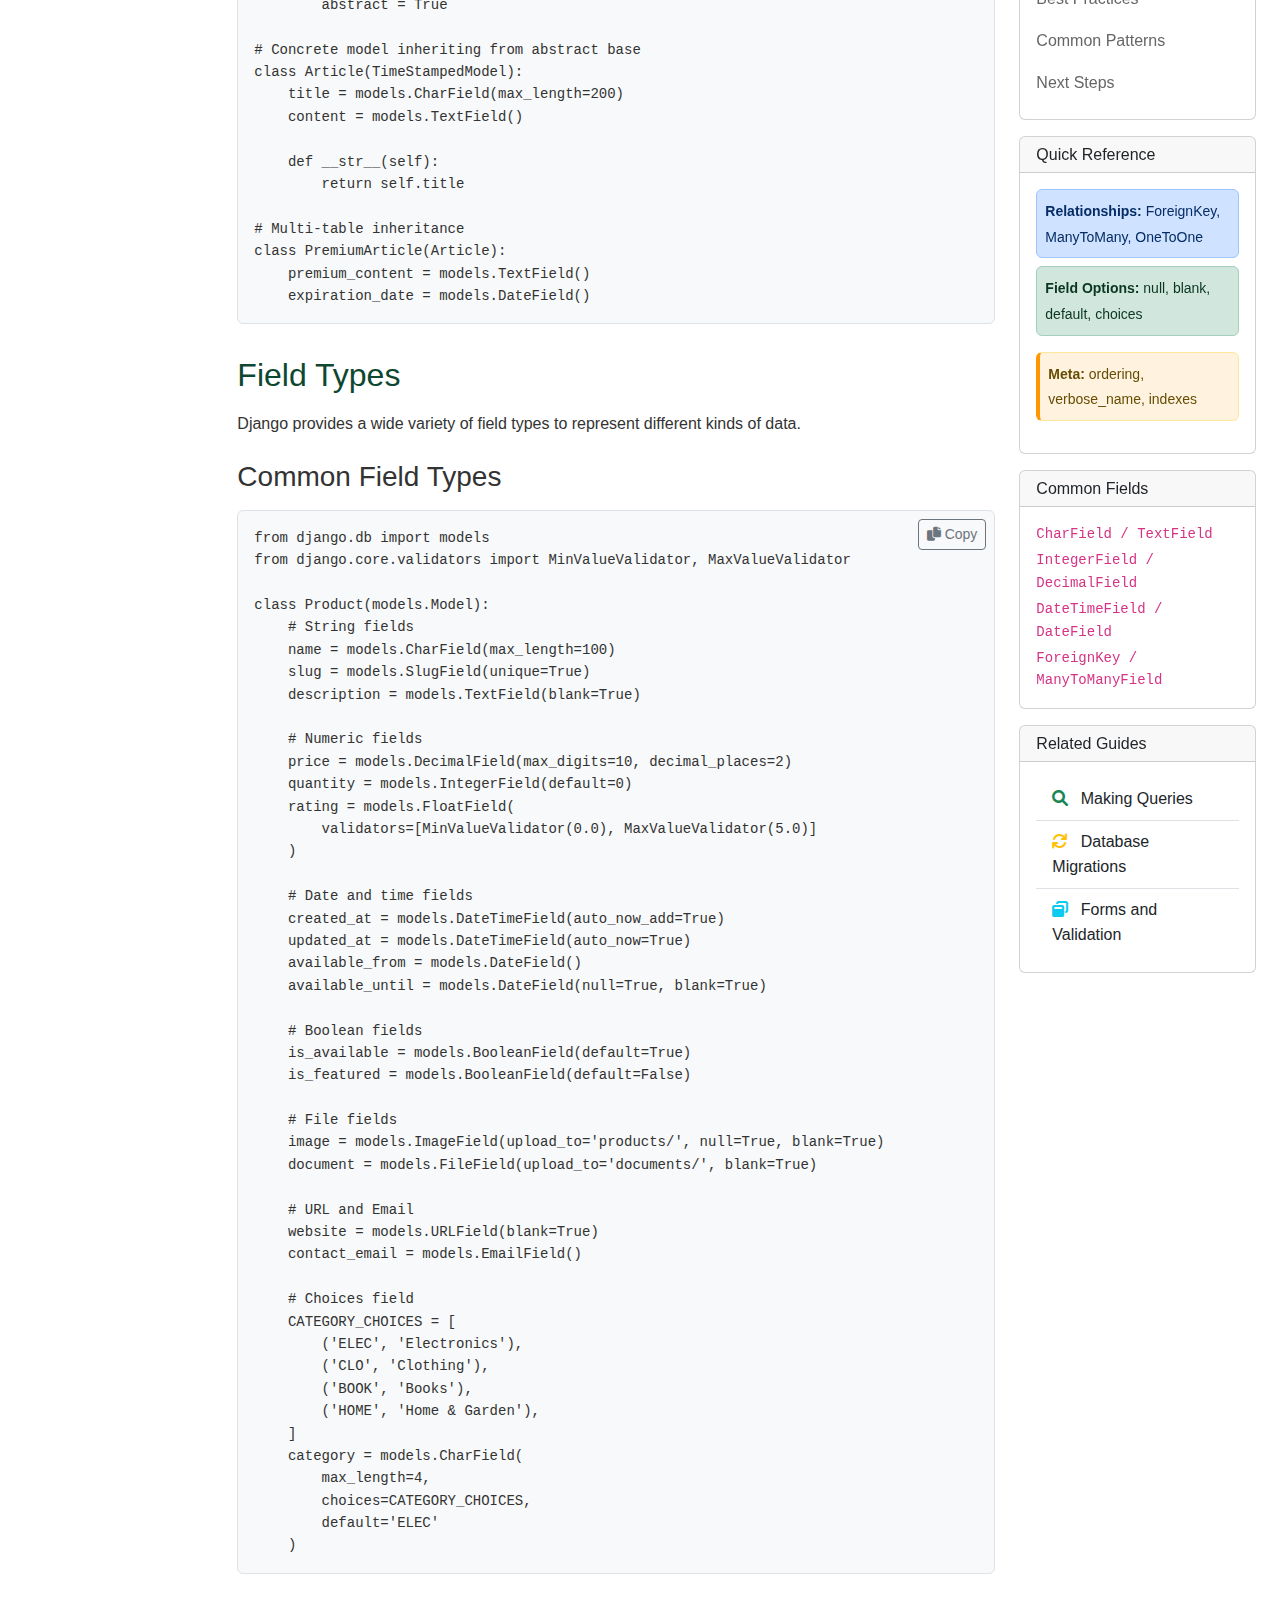
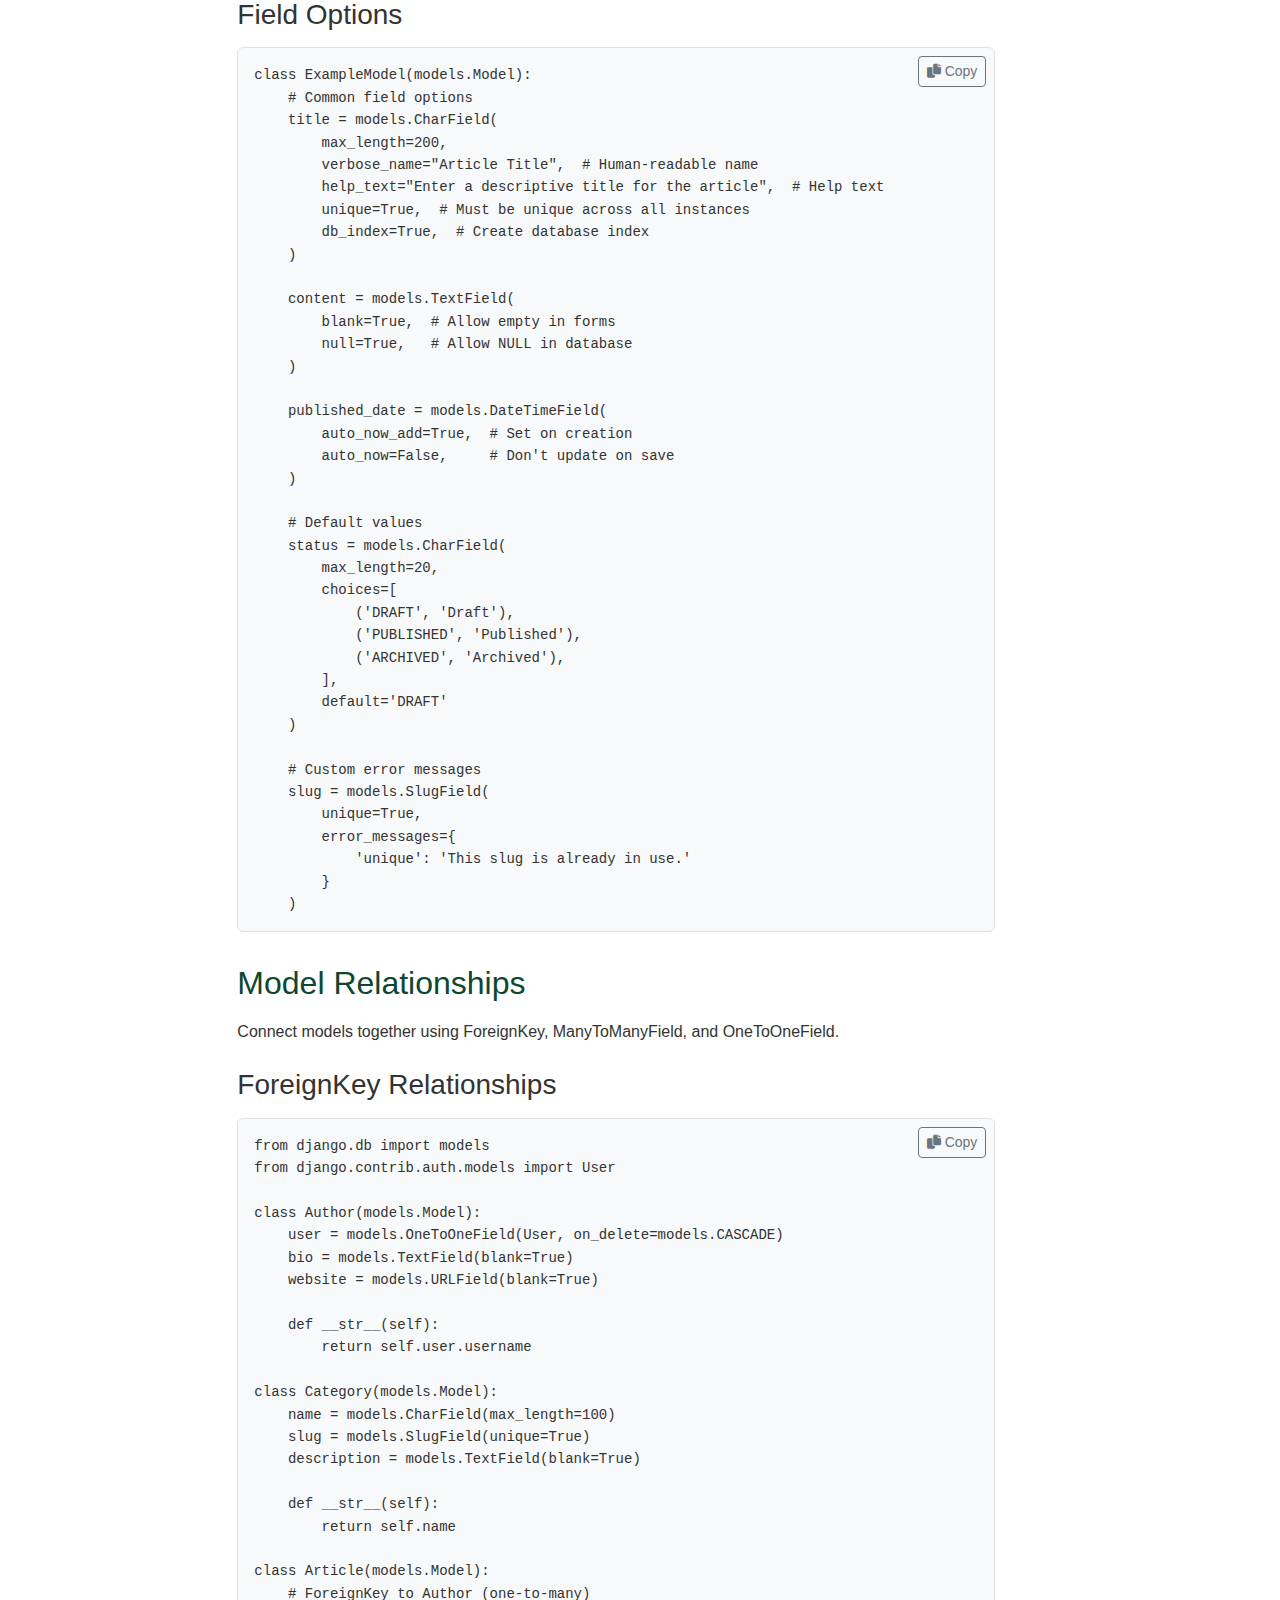
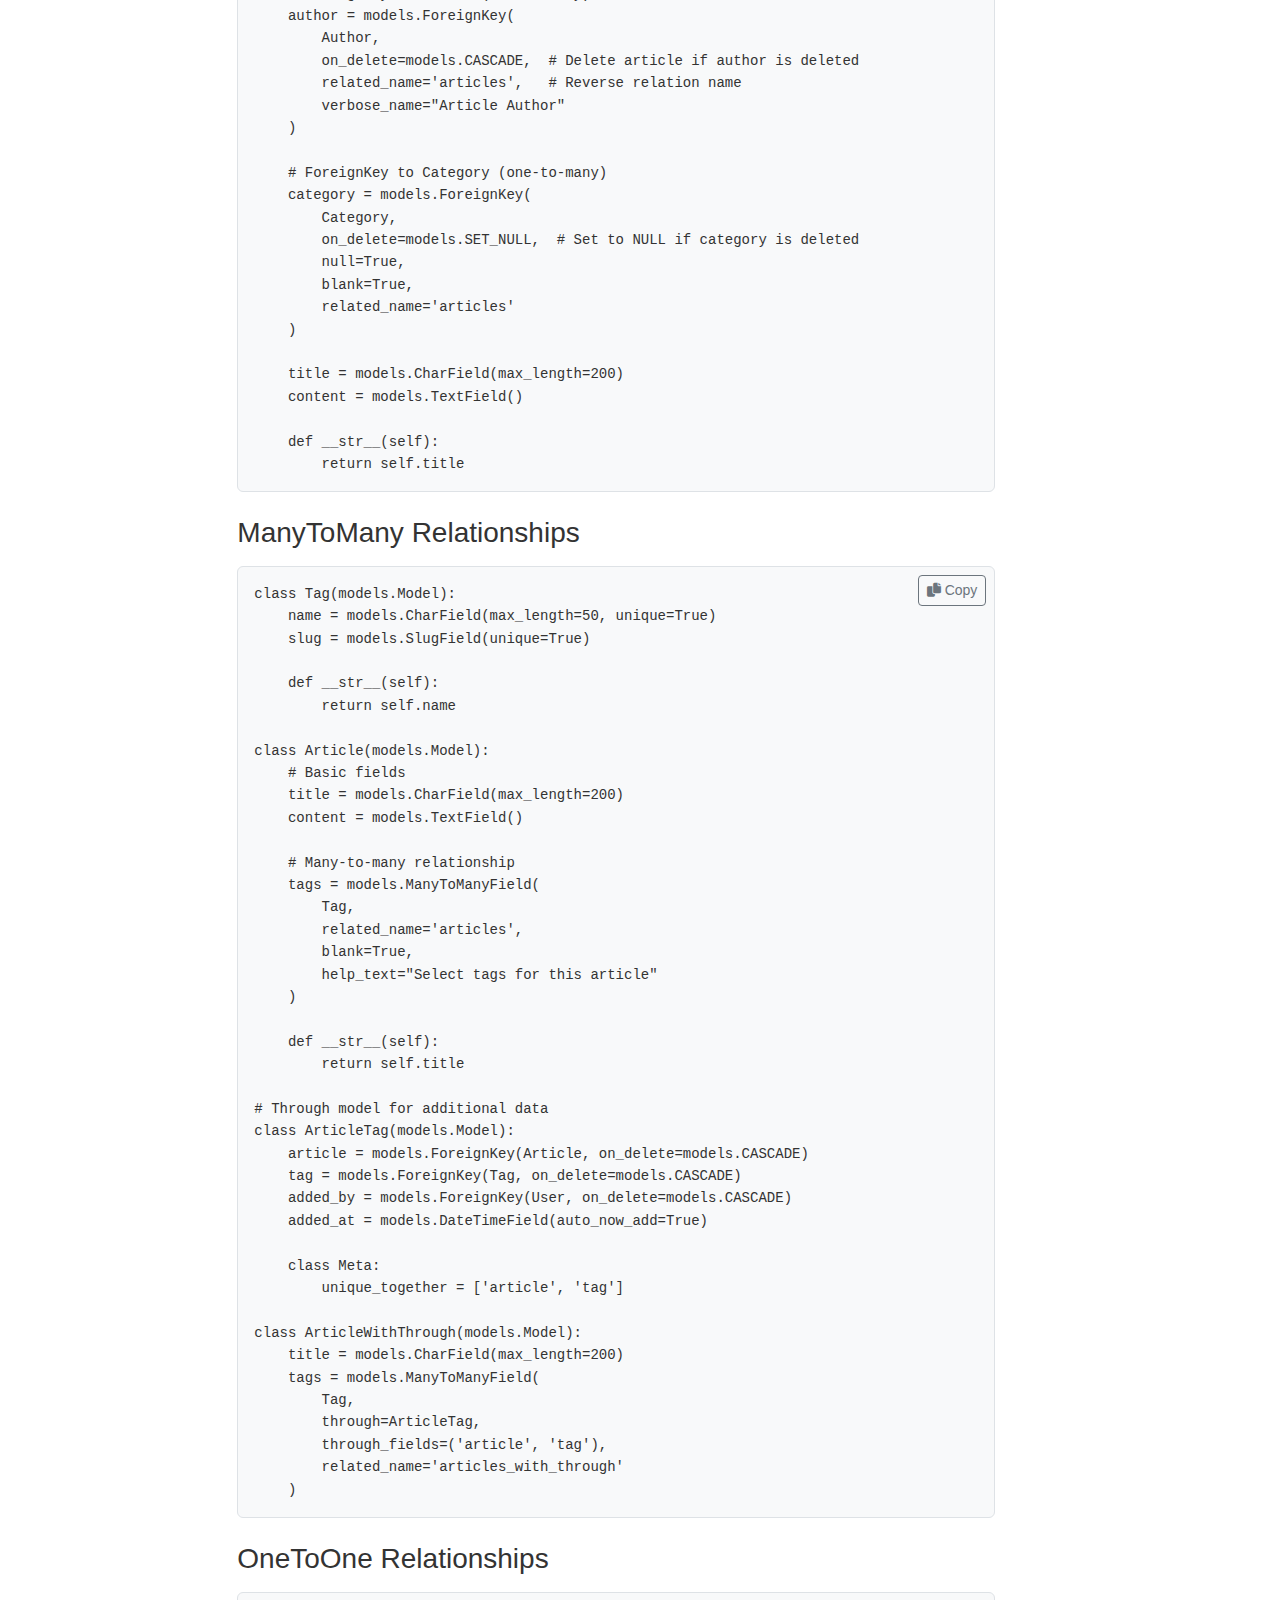
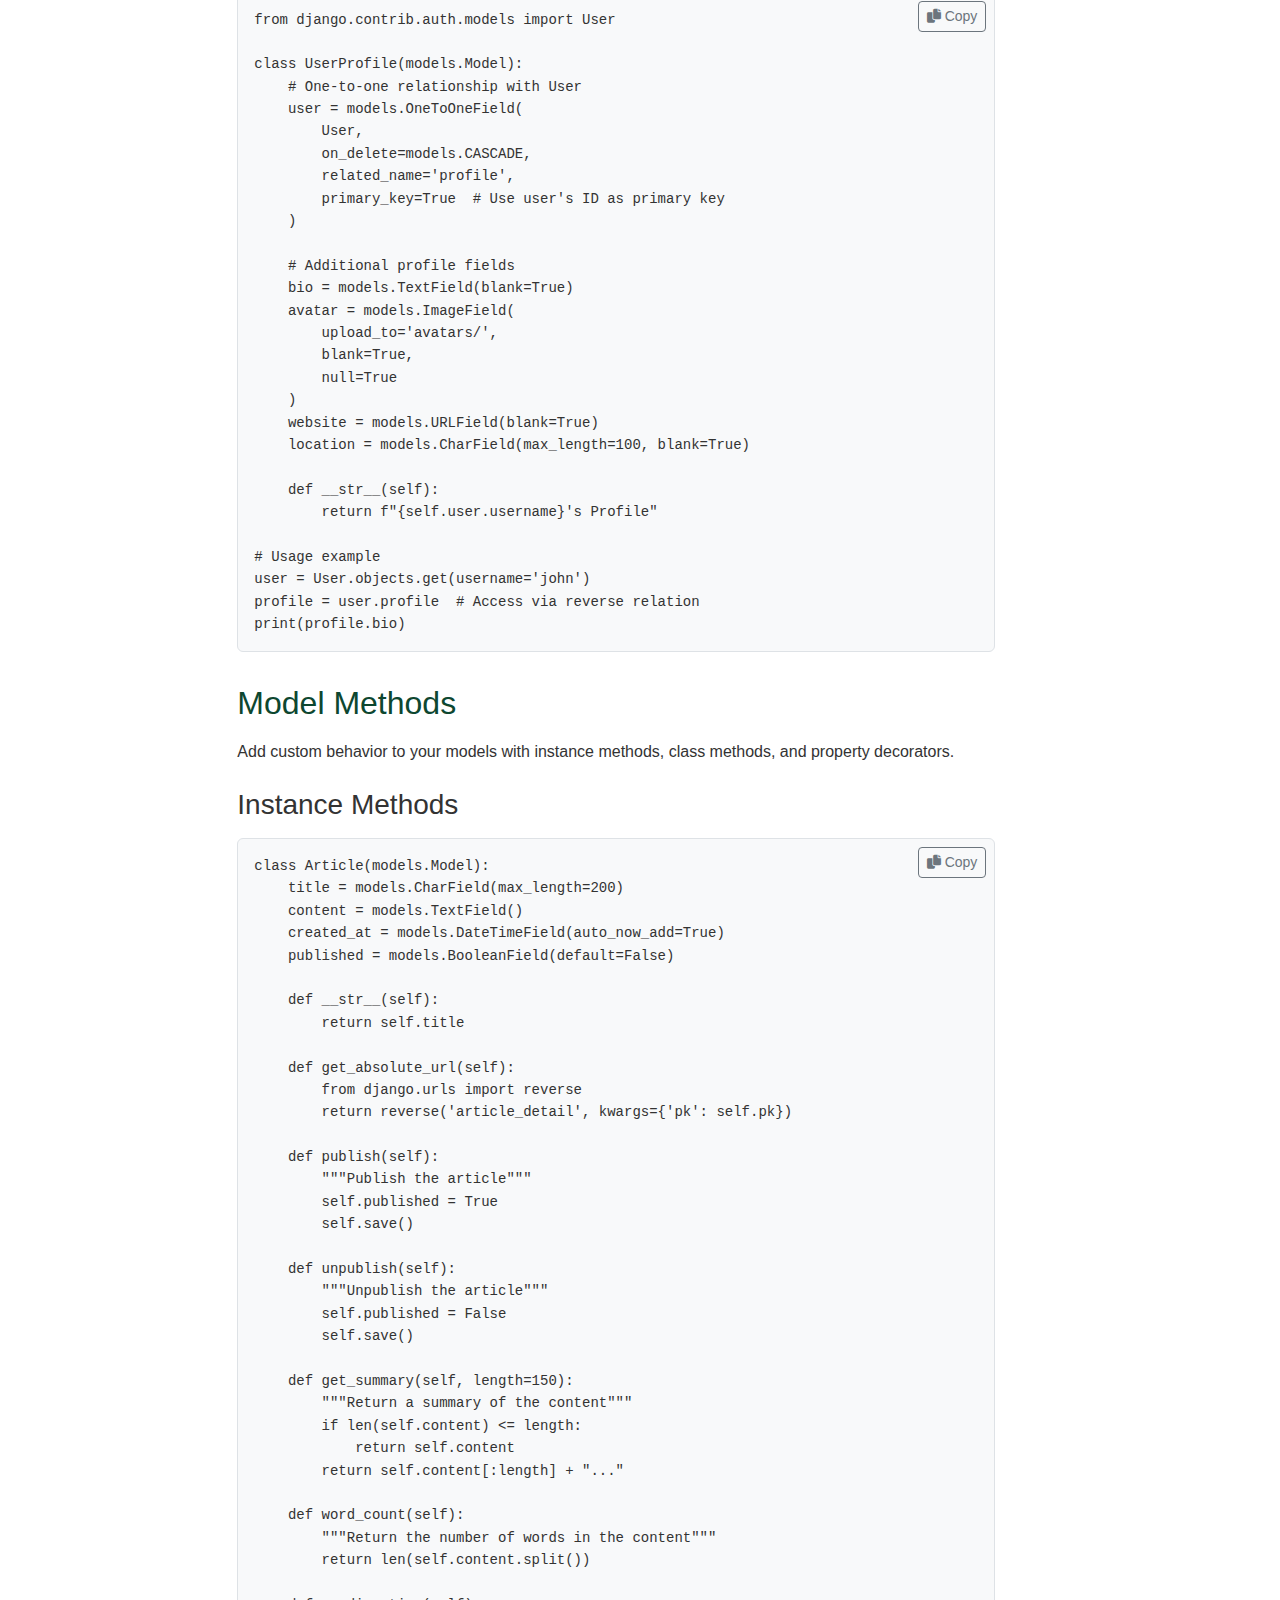
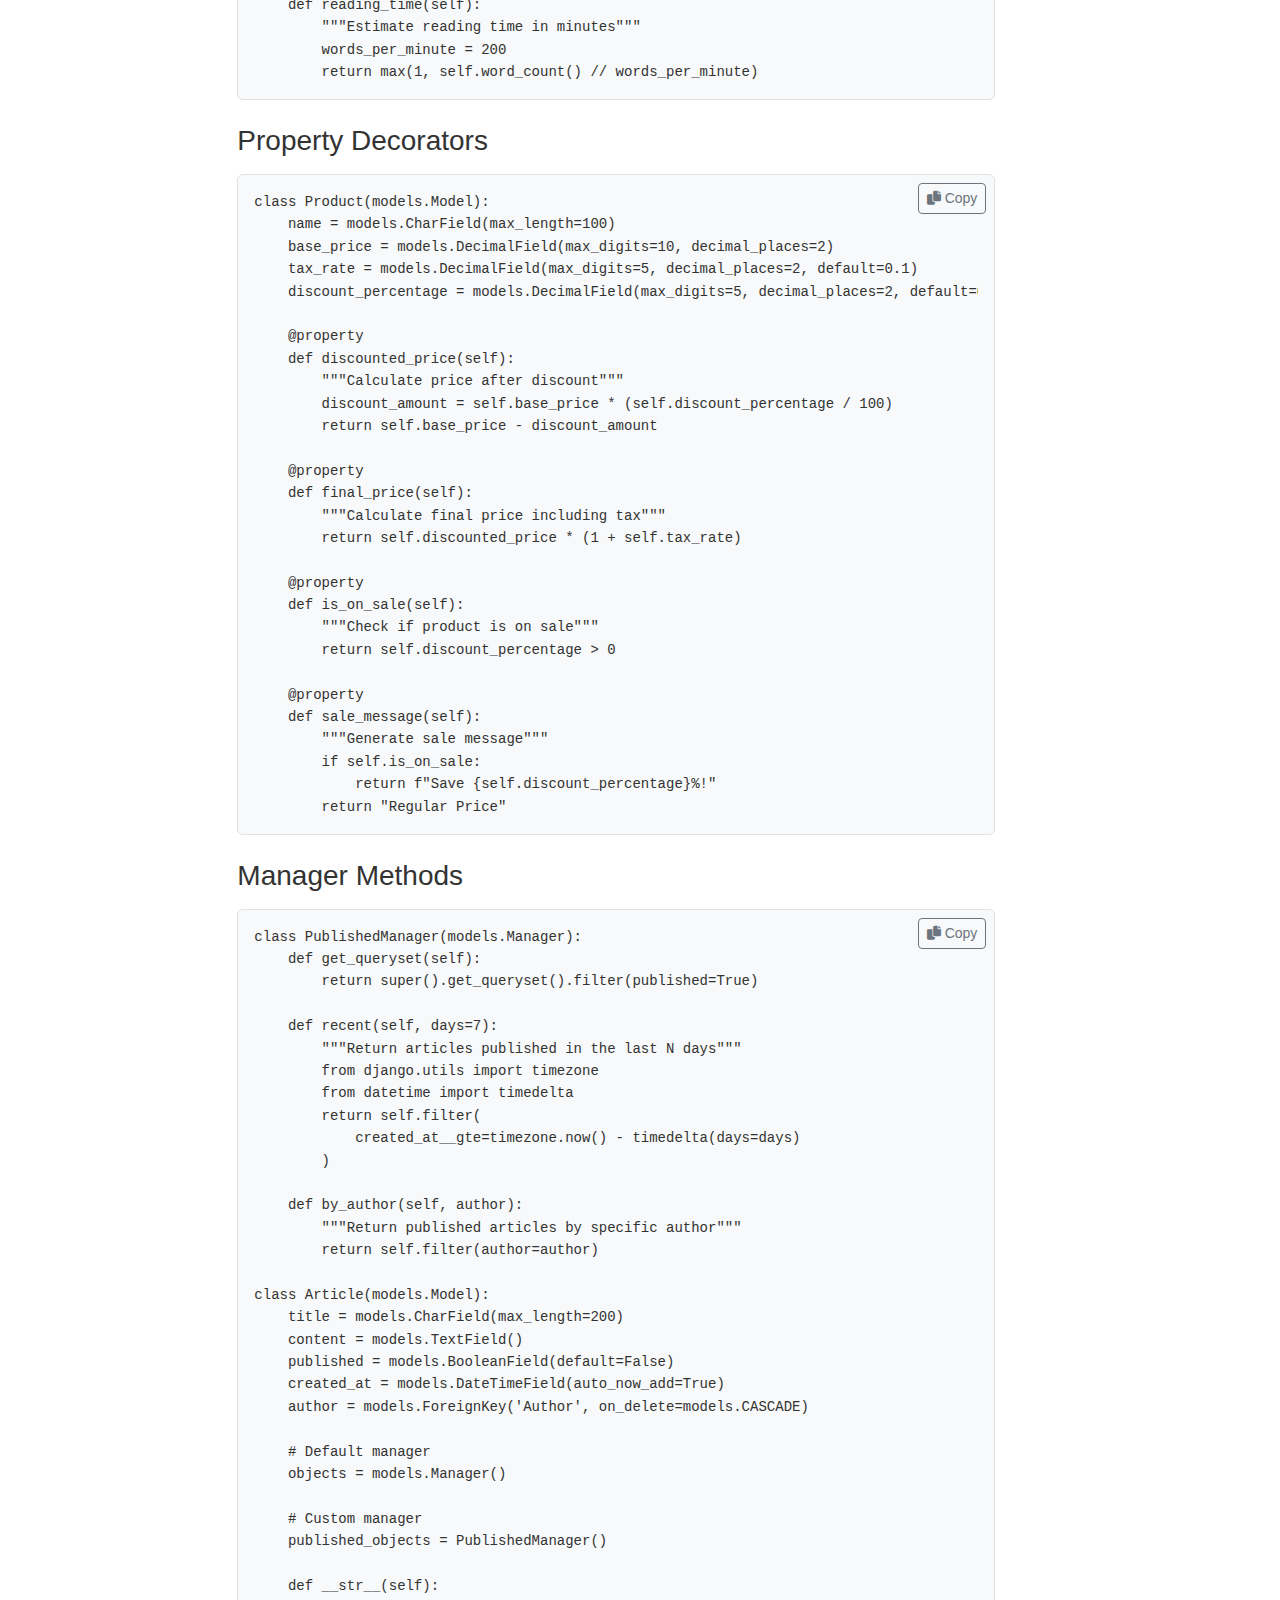
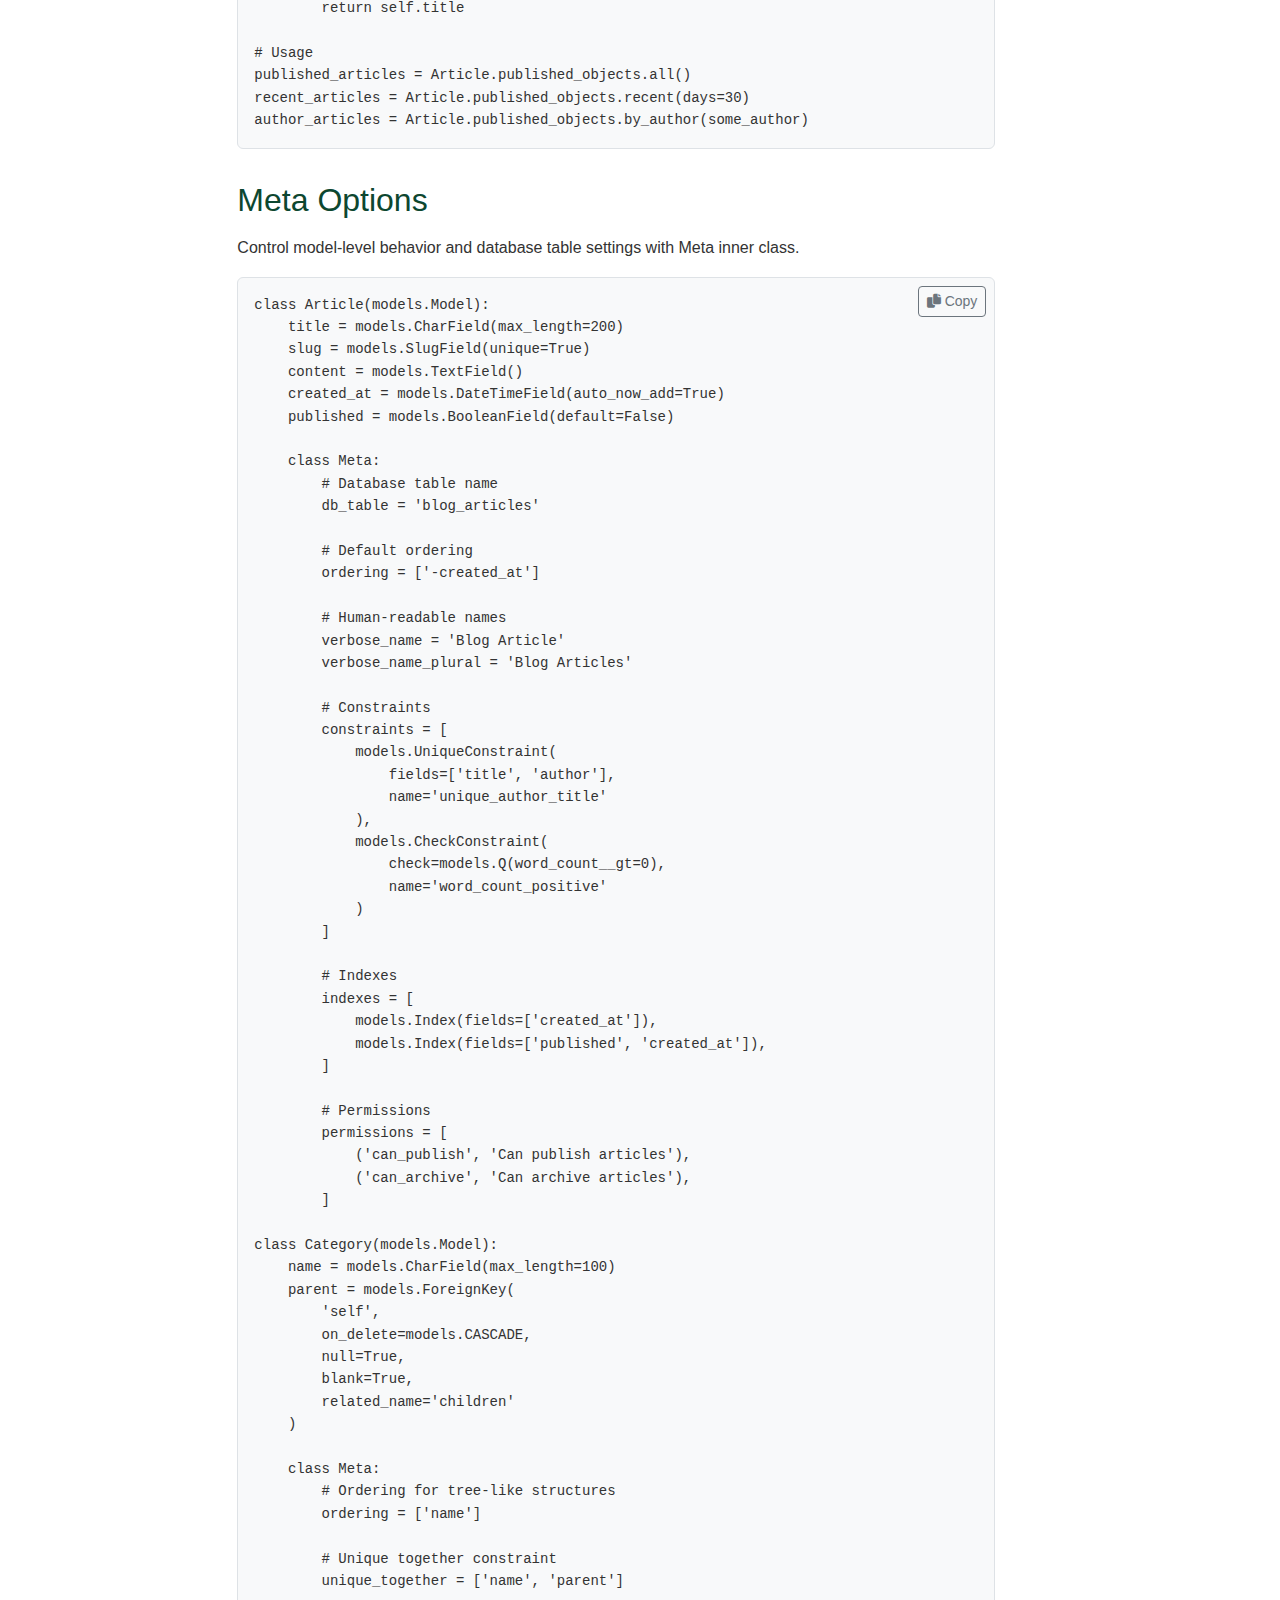
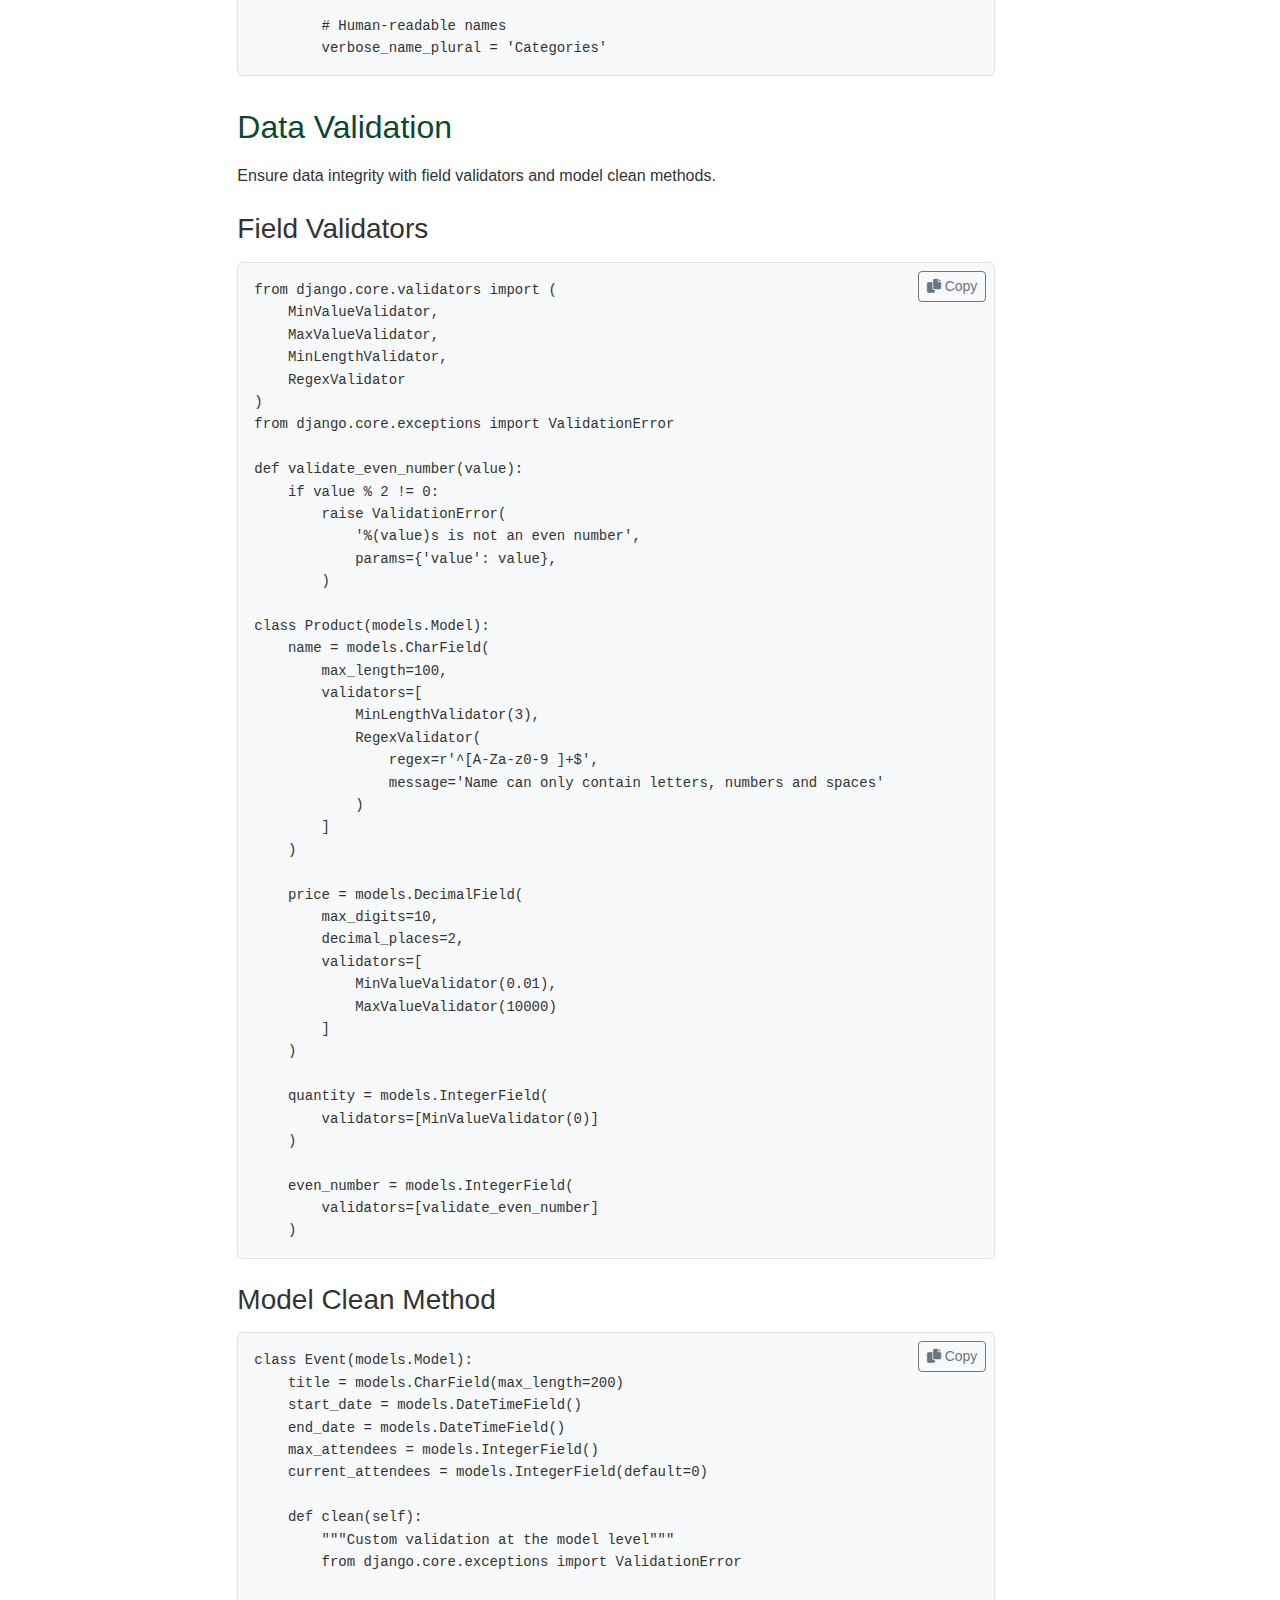
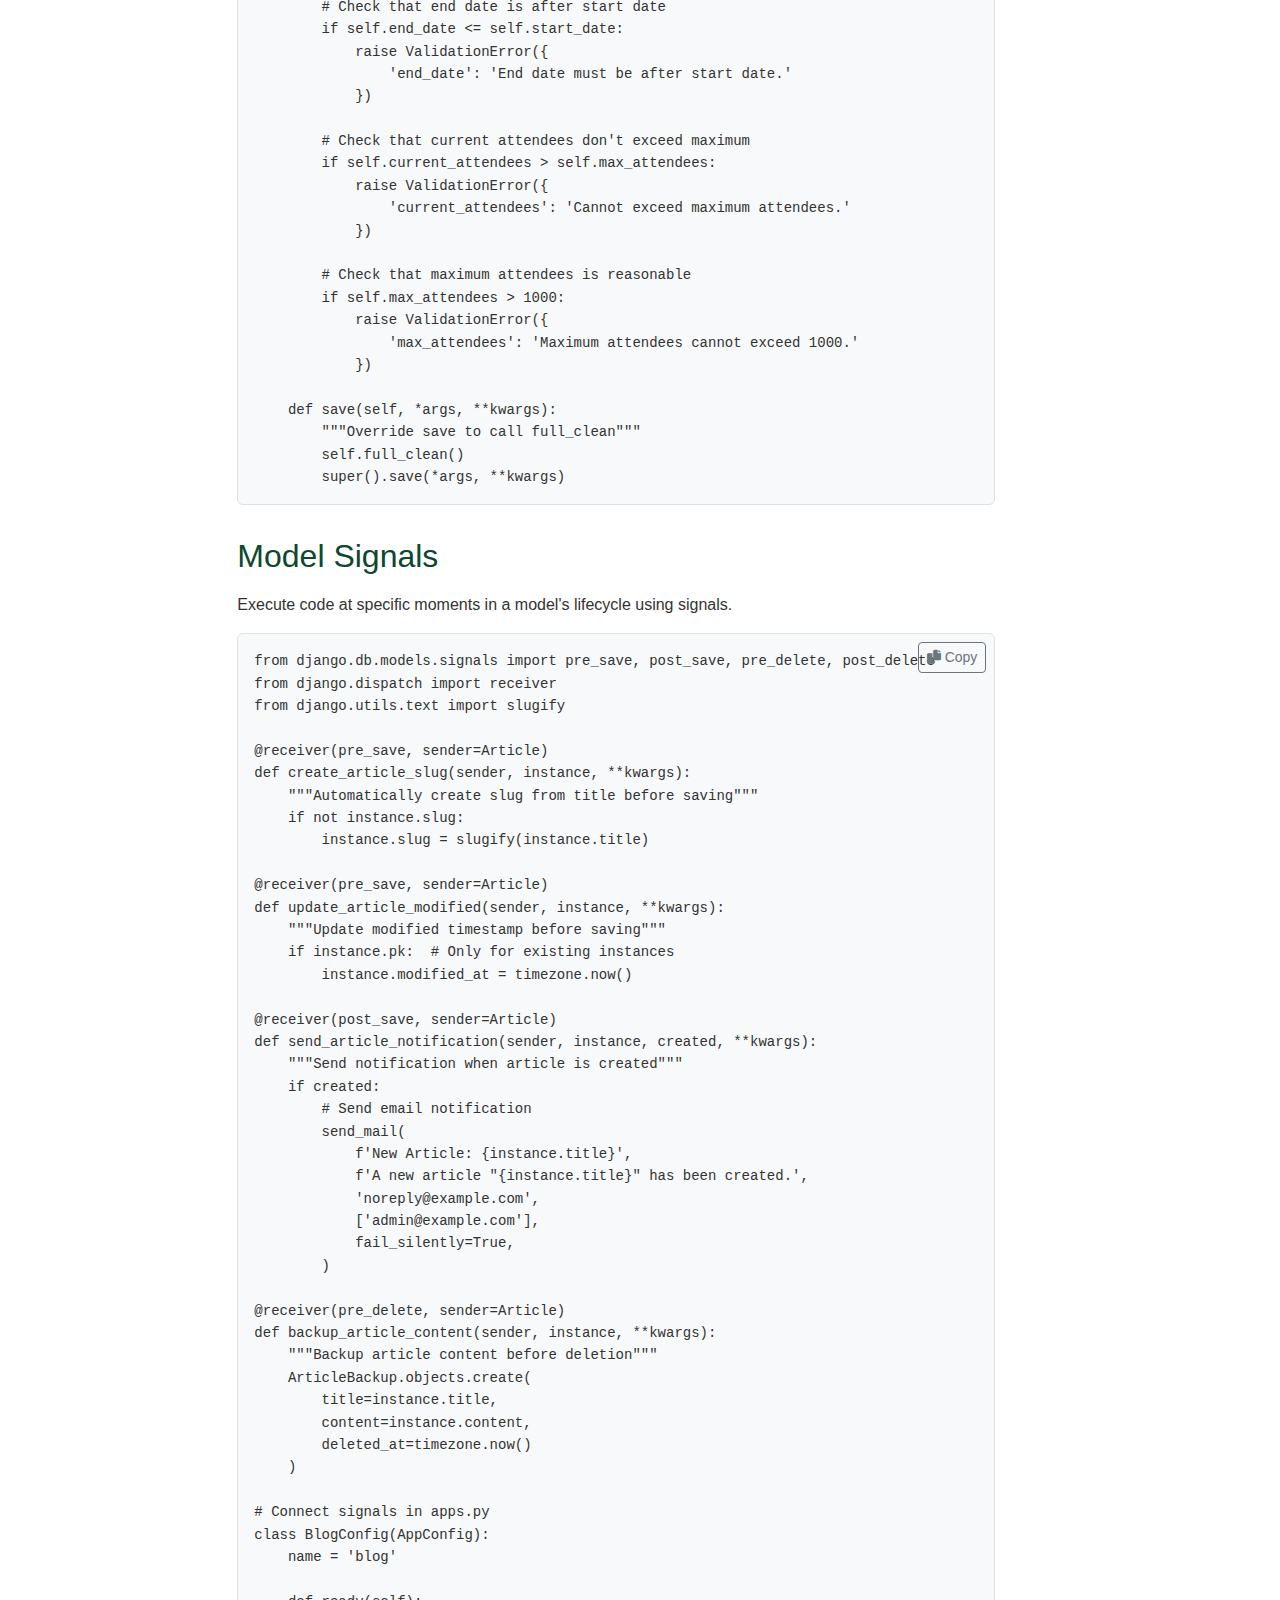
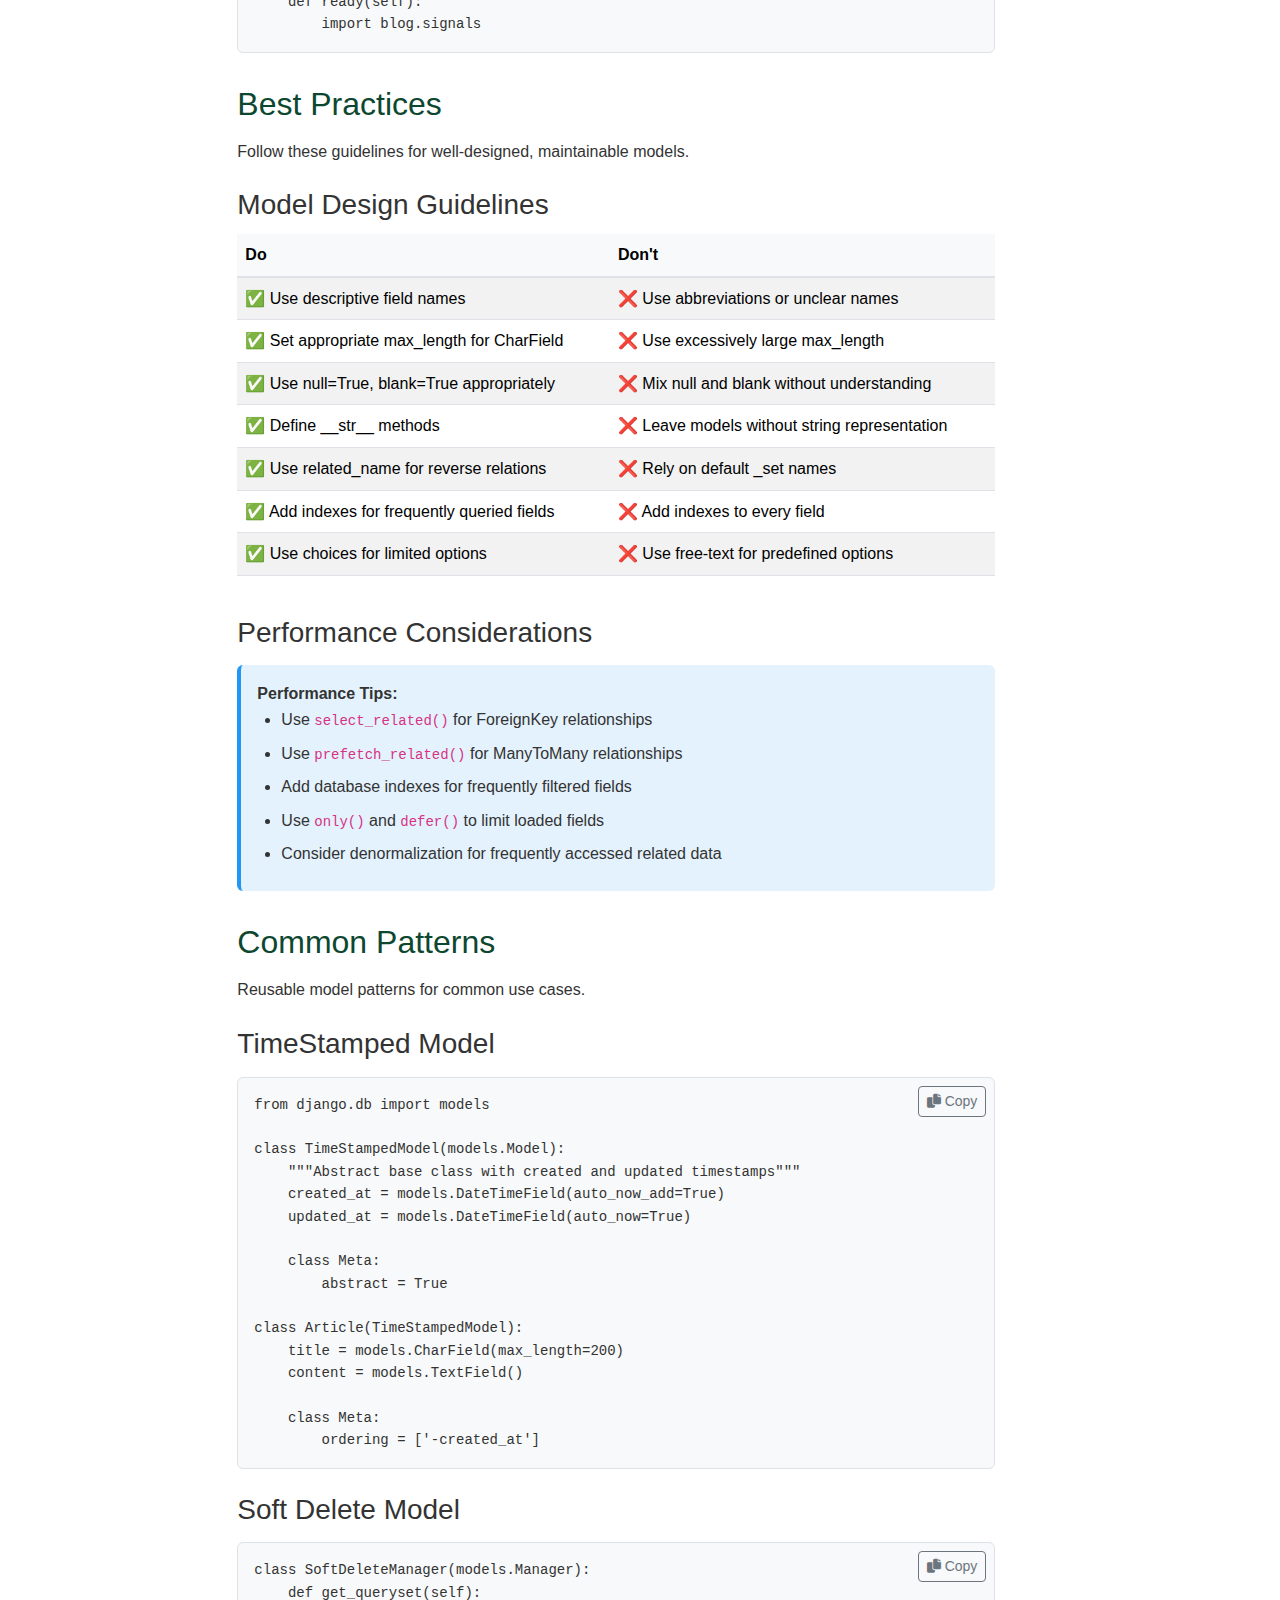
<file: categories/models-orm/models.html>
<!DOCTYPE html>
<html lang="en">
<head>
    <meta charset="UTF-8">
    <meta name="viewport" content="width=device-width, initial-scale=1.0">
    <title>Models and Fields - Django Documentation</title>
    <link href="https://cdn.jsdelivr.net/npm/bootstrap@5.1.3/dist/css/bootstrap.min.css" rel="stylesheet">
    <link href="https://cdnjs.cloudflare.com/ajax/libs/font-awesome/6.0.0/css/all.min.css" rel="stylesheet">
    <link href="../../css/style.css" rel="stylesheet">
</head>
<body>
    <!-- Navigation -->
    <nav class="navbar navbar-expand-lg navbar-dark bg-dark fixed-top">
        <div class="container">
            <a class="navbar-brand" href="../../index.html">
                <i class="fas fa-book me-2"></i>Django Docs
            </a>
            <button class="navbar-toggler" type="button" data-bs-toggle="collapse" data-bs-target="#navbarNav">
                <span class="navbar-toggler-icon"></span>
            </button>
            <div class="collapse navbar-collapse" id="navbarNav">
                <ul class="navbar-nav ms-auto">
                    <li class="nav-item">
                        <a class="nav-link" href="../../index.html">Home</a>
                    </li>
                    <li class="nav-item">
                        <a class="nav-link" href="../../quick-start.html">Quick Start</a>
                    </li>
                    <li class="nav-item">
                        <a class="nav-link" href="../../search.html">Search</a>
                    </li>
                </ul>
                <div class="d-flex ms-3">
                    <div class="search-container">
                        <form action="../../search.html" method="get" class="d-flex">
                            <input type="text" name="q" class="form-control" placeholder="Search documentation...">
                            <button type="submit" class="btn btn-outline-light ms-2">
                                <i class="fas fa-search"></i>
                            </button>
                        </form>
                    </div>
                </div>
            </div>
        </div>
    </nav>

    <div class="container-fluid">
        <div class="row">
            <!-- Sidebar -->
            <nav class="col-md-3 col-lg-2 bg-light sidebar">
                <div class="position-sticky pt-5">
                    <div class="p-3">
                        <h6 class="text-uppercase fw-bold text-muted mb-3">Documentation</h6>
                        
                        <ul class="nav flex-column">
                            <li class="nav-item">
                                <a class="nav-link" href="../../index.html">
                                    <i class="fas fa-home me-2"></i>Home
                                </a>
                            </li>
                            <li class="nav-item">
                                <a class="nav-link" href="../../quick-start.html">
                                    <i class="fas fa-rocket me-2"></i>Quick Start
                                </a>
                            </li>
                            
                            <!-- Getting Started -->
                            <li class="category-header">
                                <i class="fas fa-play-circle me-2"></i>Getting Started
                            </li>
                            <li class="nav-item">
                                <a class="nav-link ps-4" href="../getting-started/installation.html">
                                    Installation Guide
                                </a>
                            </li>
                            <li class="nav-item">
                                <a class="nav-link ps-4" href="../getting-started/first-project.html">
                                    Writing Your First Django App
                                </a>
                            </li>
                            <li class="nav-item">
                                <a class="nav-link ps-4" href="../getting-started/tutorial.html">
                                    Complete Tutorial
                                </a>
                            </li>

                            <!-- Models & ORM -->
                            <li class="category-header">
                                <i class="fas fa-database me-2"></i>Models & ORM
                            </li>
                            <li class="nav-item">
                                <a class="nav-link active ps-4" href="models.html">
                                    Models and Fields
                                </a>
                            </li>
                            <li class="nav-item">
                                <a class="nav-link ps-4" href="queries.html">
                                    Making Queries
                                </a>
                            </li>
                            <li class="nav-item">
                                <a class="nav-link ps-4" href="migrations.html">
                                    Database Migrations
                                </a>
                            </li>

                            <!-- Views & Templates -->
                            <li class="category-header">
                                <i class="fas fa-code me-2"></i>Views & Templates
                            </li>
                            <li class="nav-item">
                                <a class="nav-link ps-4" href="../views-templates/views.html">
                                    Class-based and Function Views
                                </a>
                            </li>
                            <li class="nav-item">
                                <a class="nav-link ps-4" href="../views-templates/templates.html">
                                    Template Language
                                </a>
                            </li>
                            <li class="nav-item">
                                <a class="nav-link ps-4" href="../views-templates/forms.html">
                                    Forms and Validation
                                </a>
                            </li>

                            <!-- Deployment -->
                            <li class="category-header">
                                <i class="fas fa-server me-2"></i>Deployment
                            </li>
                            <li class="nav-item">
                                <a class="nav-link ps-4" href="../deployment/production.html">
                                    Deployment Checklist
                                </a>
                            </li>
                            <li class="nav-item">
                                <a class="nav-link ps-4" href="../deployment/performance.html">
                                    Performance Optimization
                                </a>
                            </li>
                            <li class="nav-item">
                                <a class="nav-link ps-4" href="../deployment/security.html">
                                    Security Best Practices
                                </a>
                            </li>
                        </ul>
                    </div>
                </div>
            </nav>

            <!-- Main content -->
            <main class="col-md-9 col-lg-10 ms-sm-auto px-4 py-4 main-content">
                <div class="pt-5">
                    <nav aria-label="breadcrumb">
                        <ol class="breadcrumb">
                            <li class="breadcrumb-item"><a href="../../index.html">Home</a></li>
                            <li class="breadcrumb-item"><a href="../../index.html">Models & ORM</a></li>
                            <li class="breadcrumb-item active">Models and Fields</li>
                        </ol>
                    </nav>

                    <article class="doc-content">
                        <header class="mb-4">
                            <h1>Models and Fields</h1>
                            <div class="text-muted d-flex align-items-center gap-3">
                                <span><i class="fas fa-clock me-1"></i> 25 min read</span>
                                <span><i class="fas fa-calendar me-1"></i> Updated Jan 2024</span>
                                <span class="badge bg-primary">Database</span>
                            </div>
                        </header>

                        <div class="alert alert-info">
                            <strong><i class="fas fa-lightbulb me-2"></i>Pro Tip:</strong> Models are the single, definitive source of information about your data. They contain the essential fields and behaviors of the data you're storing.
                        </div>

                        <div class="row">
                            <div class="col-lg-9">
                                <section id="introduction">
                                    <h2>Introduction</h2>
                                    <p>Django models define the structure of your database tables. Each model maps to a single database table, and each attribute represents a database field.</p>
                                    
                                    <div class="row text-center mb-4">
                                        <div class="col-md-4">
                                            <div class="card border-0">
                                                <div class="card-body">
                                                    <i class="fas fa-table fa-2x text-primary mb-2"></i>
                                                    <h5>Database Tables</h5>
                                                    <p class="text-muted">Each model = one database table</p>
                                                </div>
                                            </div>
                                        </div>
                                        <div class="col-md-4">
                                            <div class="card border-0">
                                                <div class="card-body">
                                                    <i class="fas fa-columns fa-2x text-success mb-2"></i>
                                                    <h5>Fields</h5>
                                                    <p class="text-muted">Attributes = database columns</p>
                                                </div>
                                            </div>
                                        </div>
                                        <div class="col-md-4">
                                            <div class="card border-0">
                                                <div class="card-body">
                                                    <i class="fas fa-link fa-2x text-warning mb-2"></i>
                                                    <h5>Relationships</h5>
                                                    <p class="text-muted">Connect models together</p>
                                                </div>
                                            </div>
                                        </div>
                                    </div>
                                </section>

                                <section id="basic-model">
                                    <h2>Basic Model Structure</h2>
                                    <p>The foundation of every Django model - from simple to complex structures.</p>

                                    <h3>Simple Model Example</h3>
                                    <div class="code-block">
                                        <pre><code class="language-python">from django.db import models

class Article(models.Model):
    # Basic fields
    title = models.CharField(max_length=200)
    content = models.TextField()
    created_at = models.DateTimeField(auto_now_add=True)
    updated_at = models.DateTimeField(auto_now=True)
    published = models.BooleanField(default=False)
    
    # String representation
    def __str__(self):
        return self.title
    
    # Custom methods
    def get_summary(self):
        return self.content[:100] + "..." if len(self.content) > 100 else self.content
    
    class Meta:
        ordering = ['-created_at']
        verbose_name_plural = "Articles"</code></pre>
                                    </div>

                                    <h3>Model Inheritance</h3>
                                    <div class="code-block">
                                        <pre><code class="language-python"># Abstract base class (doesn't create database table)
class TimeStampedModel(models.Model):
    created_at = models.DateTimeField(auto_now_add=True)
    updated_at = models.DateTimeField(auto_now=True)
    
    class Meta:
        abstract = True

# Concrete model inheriting from abstract base
class Article(TimeStampedModel):
    title = models.CharField(max_length=200)
    content = models.TextField()
    
    def __str__(self):
        return self.title

# Multi-table inheritance
class PremiumArticle(Article):
    premium_content = models.TextField()
    expiration_date = models.DateField()</code></pre>
                                    </div>
                                </section>

                                <section id="field-types">
                                    <h2>Field Types</h2>
                                    <p>Django provides a wide variety of field types to represent different kinds of data.</p>

                                    <h3>Common Field Types</h3>
                                    <div class="code-block">
                                        <pre><code class="language-python">from django.db import models
from django.core.validators import MinValueValidator, MaxValueValidator

class Product(models.Model):
    # String fields
    name = models.CharField(max_length=100)
    slug = models.SlugField(unique=True)
    description = models.TextField(blank=True)
    
    # Numeric fields
    price = models.DecimalField(max_digits=10, decimal_places=2)
    quantity = models.IntegerField(default=0)
    rating = models.FloatField(
        validators=[MinValueValidator(0.0), MaxValueValidator(5.0)]
    )
    
    # Date and time fields
    created_at = models.DateTimeField(auto_now_add=True)
    updated_at = models.DateTimeField(auto_now=True)
    available_from = models.DateField()
    available_until = models.DateField(null=True, blank=True)
    
    # Boolean fields
    is_available = models.BooleanField(default=True)
    is_featured = models.BooleanField(default=False)
    
    # File fields
    image = models.ImageField(upload_to='products/', null=True, blank=True)
    document = models.FileField(upload_to='documents/', blank=True)
    
    # URL and Email
    website = models.URLField(blank=True)
    contact_email = models.EmailField()
    
    # Choices field
    CATEGORY_CHOICES = [
        ('ELEC', 'Electronics'),
        ('CLO', 'Clothing'),
        ('BOOK', 'Books'),
        ('HOME', 'Home & Garden'),
    ]
    category = models.CharField(
        max_length=4,
        choices=CATEGORY_CHOICES,
        default='ELEC'
    )</code></pre>
                                    </div>

                                    <h3>Field Options</h3>
                                    <div class="code-block">
                                        <pre><code class="language-python">class ExampleModel(models.Model):
    # Common field options
    title = models.CharField(
        max_length=200,
        verbose_name="Article Title",  # Human-readable name
        help_text="Enter a descriptive title for the article",  # Help text
        unique=True,  # Must be unique across all instances
        db_index=True,  # Create database index
    )
    
    content = models.TextField(
        blank=True,  # Allow empty in forms
        null=True,   # Allow NULL in database
    )
    
    published_date = models.DateTimeField(
        auto_now_add=True,  # Set on creation
        auto_now=False,     # Don't update on save
    )
    
    # Default values
    status = models.CharField(
        max_length=20,
        choices=[
            ('DRAFT', 'Draft'),
            ('PUBLISHED', 'Published'),
            ('ARCHIVED', 'Archived'),
        ],
        default='DRAFT'
    )
    
    # Custom error messages
    slug = models.SlugField(
        unique=True,
        error_messages={
            'unique': 'This slug is already in use.'
        }
    )</code></pre>
                                    </div>
                                </section>

                                <section id="relationships">
                                    <h2>Model Relationships</h2>
                                    <p>Connect models together using ForeignKey, ManyToManyField, and OneToOneField.</p>

                                    <h3>ForeignKey Relationships</h3>
                                    <div class="code-block">
                                        <pre><code class="language-python">from django.db import models
from django.contrib.auth.models import User

class Author(models.Model):
    user = models.OneToOneField(User, on_delete=models.CASCADE)
    bio = models.TextField(blank=True)
    website = models.URLField(blank=True)
    
    def __str__(self):
        return self.user.username

class Category(models.Model):
    name = models.CharField(max_length=100)
    slug = models.SlugField(unique=True)
    description = models.TextField(blank=True)
    
    def __str__(self):
        return self.name

class Article(models.Model):
    # ForeignKey to Author (one-to-many)
    author = models.ForeignKey(
        Author,
        on_delete=models.CASCADE,  # Delete article if author is deleted
        related_name='articles',   # Reverse relation name
        verbose_name="Article Author"
    )
    
    # ForeignKey to Category (one-to-many)
    category = models.ForeignKey(
        Category,
        on_delete=models.SET_NULL,  # Set to NULL if category is deleted
        null=True,
        blank=True,
        related_name='articles'
    )
    
    title = models.CharField(max_length=200)
    content = models.TextField()
    
    def __str__(self):
        return self.title</code></pre>
                                    </div>

                                    <h3>ManyToMany Relationships</h3>
                                    <div class="code-block">
                                        <pre><code class="language-python">class Tag(models.Model):
    name = models.CharField(max_length=50, unique=True)
    slug = models.SlugField(unique=True)
    
    def __str__(self):
        return self.name

class Article(models.Model):
    # Basic fields
    title = models.CharField(max_length=200)
    content = models.TextField()
    
    # Many-to-many relationship
    tags = models.ManyToManyField(
        Tag,
        related_name='articles',
        blank=True,
        help_text="Select tags for this article"
    )
    
    def __str__(self):
        return self.title

# Through model for additional data
class ArticleTag(models.Model):
    article = models.ForeignKey(Article, on_delete=models.CASCADE)
    tag = models.ForeignKey(Tag, on_delete=models.CASCADE)
    added_by = models.ForeignKey(User, on_delete=models.CASCADE)
    added_at = models.DateTimeField(auto_now_add=True)
    
    class Meta:
        unique_together = ['article', 'tag']

class ArticleWithThrough(models.Model):
    title = models.CharField(max_length=200)
    tags = models.ManyToManyField(
        Tag,
        through=ArticleTag,
        through_fields=('article', 'tag'),
        related_name='articles_with_through'
    )</code></pre>
                                    </div>

                                    <h3>OneToOne Relationships</h3>
                                    <div class="code-block">
                                        <pre><code class="language-python">from django.contrib.auth.models import User

class UserProfile(models.Model):
    # One-to-one relationship with User
    user = models.OneToOneField(
        User,
        on_delete=models.CASCADE,
        related_name='profile',
        primary_key=True  # Use user's ID as primary key
    )
    
    # Additional profile fields
    bio = models.TextField(blank=True)
    avatar = models.ImageField(
        upload_to='avatars/',
        blank=True,
        null=True
    )
    website = models.URLField(blank=True)
    location = models.CharField(max_length=100, blank=True)
    
    def __str__(self):
        return f"{self.user.username}'s Profile"

# Usage example
user = User.objects.get(username='john')
profile = user.profile  # Access via reverse relation
print(profile.bio)</code></pre>
                                    </div>
                                </section>

                                <section id="model-methods">
                                    <h2>Model Methods</h2>
                                    <p>Add custom behavior to your models with instance methods, class methods, and property decorators.</p>

                                    <h3>Instance Methods</h3>
                                    <div class="code-block">
                                        <pre><code class="language-python">class Article(models.Model):
    title = models.CharField(max_length=200)
    content = models.TextField()
    created_at = models.DateTimeField(auto_now_add=True)
    published = models.BooleanField(default=False)
    
    def __str__(self):
        return self.title
    
    def get_absolute_url(self):
        from django.urls import reverse
        return reverse('article_detail', kwargs={'pk': self.pk})
    
    def publish(self):
        """Publish the article"""
        self.published = True
        self.save()
    
    def unpublish(self):
        """Unpublish the article"""
        self.published = False
        self.save()
    
    def get_summary(self, length=150):
        """Return a summary of the content"""
        if len(self.content) <= length:
            return self.content
        return self.content[:length] + "..."
    
    def word_count(self):
        """Return the number of words in the content"""
        return len(self.content.split())
    
    def reading_time(self):
        """Estimate reading time in minutes"""
        words_per_minute = 200
        return max(1, self.word_count() // words_per_minute)</code></pre>
                                    </div>

                                    <h3>Property Decorators</h3>
                                    <div class="code-block">
                                        <pre><code class="language-python">class Product(models.Model):
    name = models.CharField(max_length=100)
    base_price = models.DecimalField(max_digits=10, decimal_places=2)
    tax_rate = models.DecimalField(max_digits=5, decimal_places=2, default=0.1)
    discount_percentage = models.DecimalField(max_digits=5, decimal_places=2, default=0)
    
    @property
    def discounted_price(self):
        """Calculate price after discount"""
        discount_amount = self.base_price * (self.discount_percentage / 100)
        return self.base_price - discount_amount
    
    @property
    def final_price(self):
        """Calculate final price including tax"""
        return self.discounted_price * (1 + self.tax_rate)
    
    @property
    def is_on_sale(self):
        """Check if product is on sale"""
        return self.discount_percentage > 0
    
    @property
    def sale_message(self):
        """Generate sale message"""
        if self.is_on_sale:
            return f"Save {self.discount_percentage}%!"
        return "Regular Price"</code></pre>
                                    </div>

                                    <h3>Manager Methods</h3>
                                    <div class="code-block">
                                        <pre><code class="language-python">class PublishedManager(models.Manager):
    def get_queryset(self):
        return super().get_queryset().filter(published=True)
    
    def recent(self, days=7):
        """Return articles published in the last N days"""
        from django.utils import timezone
        from datetime import timedelta
        return self.filter(
            created_at__gte=timezone.now() - timedelta(days=days)
        )
    
    def by_author(self, author):
        """Return published articles by specific author"""
        return self.filter(author=author)

class Article(models.Model):
    title = models.CharField(max_length=200)
    content = models.TextField()
    published = models.BooleanField(default=False)
    created_at = models.DateTimeField(auto_now_add=True)
    author = models.ForeignKey('Author', on_delete=models.CASCADE)
    
    # Default manager
    objects = models.Manager()
    
    # Custom manager
    published_objects = PublishedManager()
    
    def __str__(self):
        return self.title

# Usage
published_articles = Article.published_objects.all()
recent_articles = Article.published_objects.recent(days=30)
author_articles = Article.published_objects.by_author(some_author)</code></pre>
                                    </div>
                                </section>

                                <section id="meta-options">
                                    <h2>Meta Options</h2>
                                    <p>Control model-level behavior and database table settings with Meta inner class.</p>

                                    <div class="code-block">
                                        <pre><code class="language-python">class Article(models.Model):
    title = models.CharField(max_length=200)
    slug = models.SlugField(unique=True)
    content = models.TextField()
    created_at = models.DateTimeField(auto_now_add=True)
    published = models.BooleanField(default=False)
    
    class Meta:
        # Database table name
        db_table = 'blog_articles'
        
        # Default ordering
        ordering = ['-created_at']
        
        # Human-readable names
        verbose_name = 'Blog Article'
        verbose_name_plural = 'Blog Articles'
        
        # Constraints
        constraints = [
            models.UniqueConstraint(
                fields=['title', 'author'],
                name='unique_author_title'
            ),
            models.CheckConstraint(
                check=models.Q(word_count__gt=0),
                name='word_count_positive'
            )
        ]
        
        # Indexes
        indexes = [
            models.Index(fields=['created_at']),
            models.Index(fields=['published', 'created_at']),
        ]
        
        # Permissions
        permissions = [
            ('can_publish', 'Can publish articles'),
            ('can_archive', 'Can archive articles'),
        ]

class Category(models.Model):
    name = models.CharField(max_length=100)
    parent = models.ForeignKey(
        'self',
        on_delete=models.CASCADE,
        null=True,
        blank=True,
        related_name='children'
    )
    
    class Meta:
        # Ordering for tree-like structures
        ordering = ['name']
        
        # Unique together constraint
        unique_together = ['name', 'parent']
        
        # Human-readable names
        verbose_name_plural = 'Categories'</code></pre>
                                    </div>
                                </section>

                                <section id="validation">
                                    <h2>Data Validation</h2>
                                    <p>Ensure data integrity with field validators and model clean methods.</p>

                                    <h3>Field Validators</h3>
                                    <div class="code-block">
                                        <pre><code class="language-python">from django.core.validators import (
    MinValueValidator, 
    MaxValueValidator,
    MinLengthValidator,
    RegexValidator
)
from django.core.exceptions import ValidationError

def validate_even_number(value):
    if value % 2 != 0:
        raise ValidationError(
            '%(value)s is not an even number',
            params={'value': value},
        )

class Product(models.Model):
    name = models.CharField(
        max_length=100,
        validators=[
            MinLengthValidator(3),
            RegexValidator(
                regex=r'^[A-Za-z0-9 ]+$',
                message='Name can only contain letters, numbers and spaces'
            )
        ]
    )
    
    price = models.DecimalField(
        max_digits=10,
        decimal_places=2,
        validators=[
            MinValueValidator(0.01),
            MaxValueValidator(10000)
        ]
    )
    
    quantity = models.IntegerField(
        validators=[MinValueValidator(0)]
    )
    
    even_number = models.IntegerField(
        validators=[validate_even_number]
    )</code></pre>
                                    </div>

                                    <h3>Model Clean Method</h3>
                                    <div class="code-block">
                                        <pre><code class="language-python">class Event(models.Model):
    title = models.CharField(max_length=200)
    start_date = models.DateTimeField()
    end_date = models.DateTimeField()
    max_attendees = models.IntegerField()
    current_attendees = models.IntegerField(default=0)
    
    def clean(self):
        """Custom validation at the model level"""
        from django.core.exceptions import ValidationError
        
        # Check that end date is after start date
        if self.end_date <= self.start_date:
            raise ValidationError({
                'end_date': 'End date must be after start date.'
            })
        
        # Check that current attendees don't exceed maximum
        if self.current_attendees > self.max_attendees:
            raise ValidationError({
                'current_attendees': 'Cannot exceed maximum attendees.'
            })
        
        # Check that maximum attendees is reasonable
        if self.max_attendees > 1000:
            raise ValidationError({
                'max_attendees': 'Maximum attendees cannot exceed 1000.'
            })
    
    def save(self, *args, **kwargs):
        """Override save to call full_clean"""
        self.full_clean()
        super().save(*args, **kwargs)</code></pre>
                                    </div>
                                </section>

                                <section id="signals">
                                    <h2>Model Signals</h2>
                                    <p>Execute code at specific moments in a model's lifecycle using signals.</p>

                                    <div class="code-block">
                                        <pre><code class="language-python">from django.db.models.signals import pre_save, post_save, pre_delete, post_delete
from django.dispatch import receiver
from django.utils.text import slugify

@receiver(pre_save, sender=Article)
def create_article_slug(sender, instance, **kwargs):
    """Automatically create slug from title before saving"""
    if not instance.slug:
        instance.slug = slugify(instance.title)

@receiver(pre_save, sender=Article)
def update_article_modified(sender, instance, **kwargs):
    """Update modified timestamp before saving"""
    if instance.pk:  # Only for existing instances
        instance.modified_at = timezone.now()

@receiver(post_save, sender=Article)
def send_article_notification(sender, instance, created, **kwargs):
    """Send notification when article is created"""
    if created:
        # Send email notification
        send_mail(
            f'New Article: {instance.title}',
            f'A new article "{instance.title}" has been created.',
            'noreply@example.com',
            ['admin@example.com'],
            fail_silently=True,
        )

@receiver(pre_delete, sender=Article)
def backup_article_content(sender, instance, **kwargs):
    """Backup article content before deletion"""
    ArticleBackup.objects.create(
        title=instance.title,
        content=instance.content,
        deleted_at=timezone.now()
    )

# Connect signals in apps.py
class BlogConfig(AppConfig):
    name = 'blog'
    
    def ready(self):
        import blog.signals</code></pre>
                                    </div>
                                </section>

                                <section id="best-practices">
                                    <h2>Best Practices</h2>
                                    <p>Follow these guidelines for well-designed, maintainable models.</p>

                                    <h3>Model Design Guidelines</h3>
                                    <div class="table-responsive">
                                        <table class="table table-striped">
                                            <thead>
                                                <tr>
                                                    <th>Do</th>
                                                    <th>Don't</th>
                                                </tr>
                                            </thead>
                                            <tbody>
                                                <tr>
                                                    <td>✅ Use descriptive field names</td>
                                                    <td>❌ Use abbreviations or unclear names</td>
                                                </tr>
                                                <tr>
                                                    <td>✅ Set appropriate max_length for CharField</td>
                                                    <td>❌ Use excessively large max_length</td>
                                                </tr>
                                                <tr>
                                                    <td>✅ Use null=True, blank=True appropriately</td>
                                                    <td>❌ Mix null and blank without understanding</td>
                                                </tr>
                                                <tr>
                                                    <td>✅ Define __str__ methods</td>
                                                    <td>❌ Leave models without string representation</td>
                                                </tr>
                                                <tr>
                                                    <td>✅ Use related_name for reverse relations</td>
                                                    <td>❌ Rely on default _set names</td>
                                                </tr>
                                                <tr>
                                                    <td>✅ Add indexes for frequently queried fields</td>
                                                    <td>❌ Add indexes to every field</td>
                                                </tr>
                                                <tr>
                                                    <td>✅ Use choices for limited options</td>
                                                    <td>❌ Use free-text for predefined options</td>
                                                </tr>
                                            </tbody>
                                        </table>
                                    </div>

                                    <h3>Performance Considerations</h3>
                                    <div class="alert-note">
                                        <strong>Performance Tips:</strong>
                                        <ul class="mb-0">
                                            <li>Use <code>select_related()</code> for ForeignKey relationships</li>
                                            <li>Use <code>prefetch_related()</code> for ManyToMany relationships</li>
                                            <li>Add database indexes for frequently filtered fields</li>
                                            <li>Use <code>only()</code> and <code>defer()</code> to limit loaded fields</li>
                                            <li>Consider denormalization for frequently accessed related data</li>
                                        </ul>
                                    </div>
                                </section>

                                <section id="common-patterns">
                                    <h2>Common Patterns</h2>
                                    <p>Reusable model patterns for common use cases.</p>

                                    <h3>TimeStamped Model</h3>
                                    <div class="code-block">
                                        <pre><code class="language-python">from django.db import models

class TimeStampedModel(models.Model):
    """Abstract base class with created and updated timestamps"""
    created_at = models.DateTimeField(auto_now_add=True)
    updated_at = models.DateTimeField(auto_now=True)
    
    class Meta:
        abstract = True

class Article(TimeStampedModel):
    title = models.CharField(max_length=200)
    content = models.TextField()
    
    class Meta:
        ordering = ['-created_at']</code></pre>
                                    </div>

                                    <h3>Soft Delete Model</h3>
                                    <div class="code-block">
                                        <pre><code class="language-python">class SoftDeleteManager(models.Manager):
    def get_queryset(self):
        return super().get_queryset().filter(is_deleted=False)
    
    def with_deleted(self):
        return super().get_queryset()

class SoftDeleteModel(models.Model):
    is_deleted = models.BooleanField(default=False)
    deleted_at = models.DateTimeField(null=True, blank=True)
    
    objects = SoftDeleteManager()
    all_objects = models.Manager()  # Include deleted objects
    
    def soft_delete(self):
        self.is_deleted = True
        self.deleted_at = timezone.now()
        self.save()
    
    def restore(self):
        self.is_deleted = False
        self.deleted_at = None
        self.save()
    
    class Meta:
        abstract = True

class Article(SoftDeleteModel):
    title = models.CharField(max_length=200)
    content = models.TextField()</code></pre>
                                    </div>

                                    <h3>Audit Model</h3>
                                    <div class="code-block">
                                        <pre><code class="language-python">from django.contrib.auth.models import User

class AuditModel(models.Model):
    created_by = models.ForeignKey(
        User,
        on_delete=models.SET_NULL,
        null=True,
        related_name='%(class)s_created'
    )
    updated_by = models.ForeignKey(
        User,
        on_delete=models.SET_NULL,
        null=True,
        related_name='%(class)s_updated'
    )
    created_at = models.DateTimeField(auto_now_add=True)
    updated_at = models.DateTimeField(auto_now=True)
    
    class Meta:
        abstract = True

class Article(AuditModel):
    title = models.CharField(max_length=200)
    content = models.TextField()
    
    def save(self, *args, **kwargs):
        # Set created_by on first save
        if not self.pk and not self.created_by_id:
            # You would typically set this from the request user
            pass
        super().save(*args, **kwargs)</code></pre>
                                    </div>
                                </section>

                                <section id="next-steps">
                                    <h2>Next Steps</h2>
                                    <div class="row">
                                        <div class="col-md-4 mb-3">
                                            <div class="card h-100">
                                                <div class="card-body text-center">
                                                    <i class="fas fa-search fa-2x text-success mb-3"></i>
                                                    <h5 class="card-title">Making Queries</h5>
                                                    <p class="card-text">Learn how to query your database using Django's ORM.</p>
                                                    <a href="queries.html" class="btn btn-success">Queries Guide</a>
                                                </div>
                                            </div>
                                        </div>
                                        <div class="col-md-4 mb-3">
                                            <div class="card h-100">
                                                <div class="card-body text-center">
                                                    <i class="fas fa-sync fa-2x text-warning mb-3"></i>
                                                    <h5 class="card-title">Database Migrations</h5>
                                                    <p class="card-text">Learn how to manage database schema changes.</p>
                                                    <a href="migrations.html" class="btn btn-warning">Migrations Guide</a>
                                                </div>
                                            </div>
                                        </div>
                                        <div class="col-md-4 mb-3">
                                            <div class="card h-100">
                                                <div class="card-body text-center">
                                                    <i class="fas fa-window-restore fa-2x text-info mb-3"></i>
                                                    <h5 class="card-title">Forms and Validation</h5>
                                                    <p class="card-text">Learn how to create forms from models.</p>
                                                    <a href="../views-templates/forms.html" class="btn btn-info">Forms Guide</a>
                                                </div>
                                            </div>
                                        </div>
                                    </div>
                                </section>
                            </div>

                            <div class="col-lg-3">
                                <div class="sticky-top" style="top: 6rem;">
                                    <div class="card">
                                        <div class="card-header">
                                            <h6 class="mb-0">On This Page</h6>
                                        </div>
                                        <div class="card-body">
                                            <nav class="nav flex-column">
                                                <a class="nav-link ps-0" href="#introduction">Introduction</a>
                                                <a class="nav-link ps-0" href="#basic-model">Basic Model Structure</a>
                                                <a class="nav-link ps-0" href="#field-types">Field Types</a>
                                                <a class="nav-link ps-0" href="#relationships">Model Relationships</a>
                                                <a class="nav-link ps-0" href="#model-methods">Model Methods</a>
                                                <a class="nav-link ps-0" href="#meta-options">Meta Options</a>
                                                <a class="nav-link ps-0" href="#validation">Data Validation</a>
                                                <a class="nav-link ps-0" href="#signals">Model Signals</a>
                                                <a class="nav-link ps-0" href="#best-practices">Best Practices</a>
                                                <a class="nav-link ps-0" href="#common-patterns">Common Patterns</a>
                                                <a class="nav-link ps-0" href="#next-steps">Next Steps</a>
                                            </nav>
                                        </div>
                                    </div>

                                    <div class="card mt-3">
                                        <div class="card-header">
                                            <h6 class="mb-0">Quick Reference</h6>
                                        </div>
                                        <div class="card-body">
                                            <div class="alert alert-primary p-2 mb-2">
                                                <small><strong>Relationships:</strong> ForeignKey, ManyToMany, OneToOne</small>
                                            </div>
                                            <div class="alert alert-success p-2 mb-2">
                                                <small><strong>Field Options:</strong> null, blank, default, choices</small>
                                            </div>
                                            <div class="alert alert-warning p-2">
                                                <small><strong>Meta:</strong> ordering, verbose_name, indexes</small>
                                            </div>
                                        </div>
                                    </div>

                                    <div class="card mt-3">
                                        <div class="card-header">
                                            <h6 class="mb-0">Common Fields</h6>
                                        </div>
                                        <div class="card-body">
                                            <code class="small d-block mb-1">CharField / TextField</code>
                                            <code class="small d-block mb-1">IntegerField / DecimalField</code>
                                            <code class="small d-block mb-1">DateTimeField / DateField</code>
                                            <code class="small d-block">ForeignKey / ManyToManyField</code>
                                        </div>
                                    </div>

                                    <div class="card mt-3">
                                        <div class="card-header">
                                            <h6 class="mb-0">Related Guides</h6>
                                        </div>
                                        <div class="card-body">
                                            <div class="list-group list-group-flush">
                                                <a href="queries.html" class="list-group-item list-group-item-action">
                                                    <i class="fas fa-search me-2 text-success"></i>
                                                    Making Queries
                                                </a>
                                                <a href="migrations.html" class="list-group-item list-group-item-action">
                                                    <i class="fas fa-sync me-2 text-warning"></i>
                                                    Database Migrations
                                                </a>
                                                <a href="../views-templates/forms.html" class="list-group-item list-group-item-action">
                                                    <i class="fas fa-window-restore me-2 text-info"></i>
                                                    Forms and Validation
                                                </a>
                                            </div>
                                        </div>
                                    </div>
                                </div>
                            </div>
                        </div>
                    </article>
                </div>
            </main>
        </div>
    </div>

    <!-- Footer -->
    <footer class="bg-dark text-light mt-5 py-5">
        <div class="container">
            <div class="row">
                <div class="col-md-4 mb-4">
                    <h5>Django Documentation</h5>
                    <p class="text-muted">Complete guide to building web applications with Django.</p>
                </div>
                <div class="col-md-4 mb-4">
                    <h5>Quick Links</h5>
                    <ul class="list-unstyled">
                        <li><a href="../../index.html" class="text-muted">Home</a></li>
                        <li><a href="../../quick-start.html" class="text-muted">Quick Start</a></li>
                        <li><a href="../getting-started/tutorial.html" class="text-muted">Tutorial</a></li>
                    </ul>
                </div>
                <div class="col-md-4 mb-4">
                    <h5>Resources</h5>
                    <ul class="list-unstyled">
                        <li><a href="https://djangoproject.com" class="text-muted" target="_blank">Official Django Website</a></li>
                        <li><a href="https://docs.djangoproject.com" class="text-muted" target="_blank">Official Documentation</a></li>
                        <li><a href="https://github.com/django" class="text-muted" target="_blank">GitHub Repository</a></li>
                    </ul>
                </div>
            </div>
            <hr class="bg-secondary">
            <div class="text-center text-muted">
                <p>&copy; 2024 Django Documentation. This is a static documentation site for demonstration purposes.</p>
            </div>
        </div>
    </footer>

    <script src="https://cdn.jsdelivr.net/npm/bootstrap@5.1.3/dist/js/bootstrap.bundle.min.js"></script>
    <script src="../../js/main.js"></script>
</body>
</html>
</file>
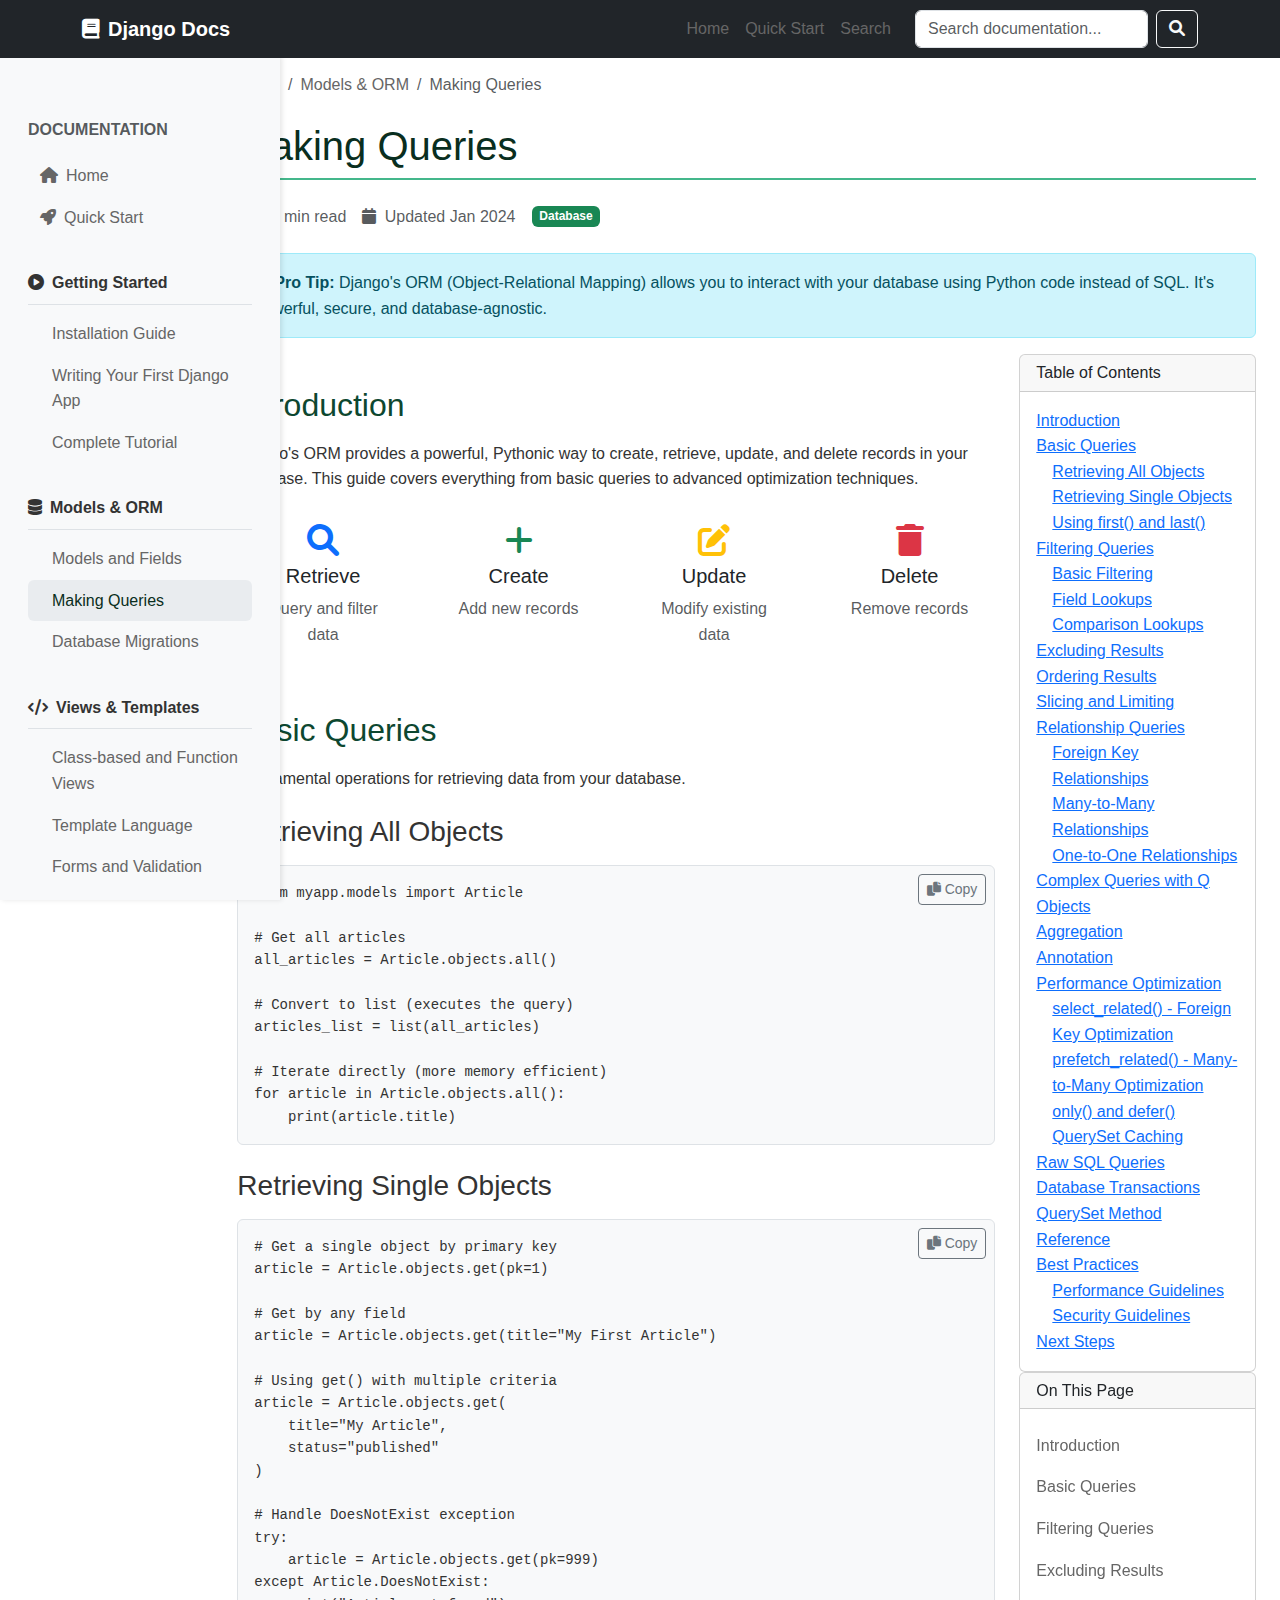
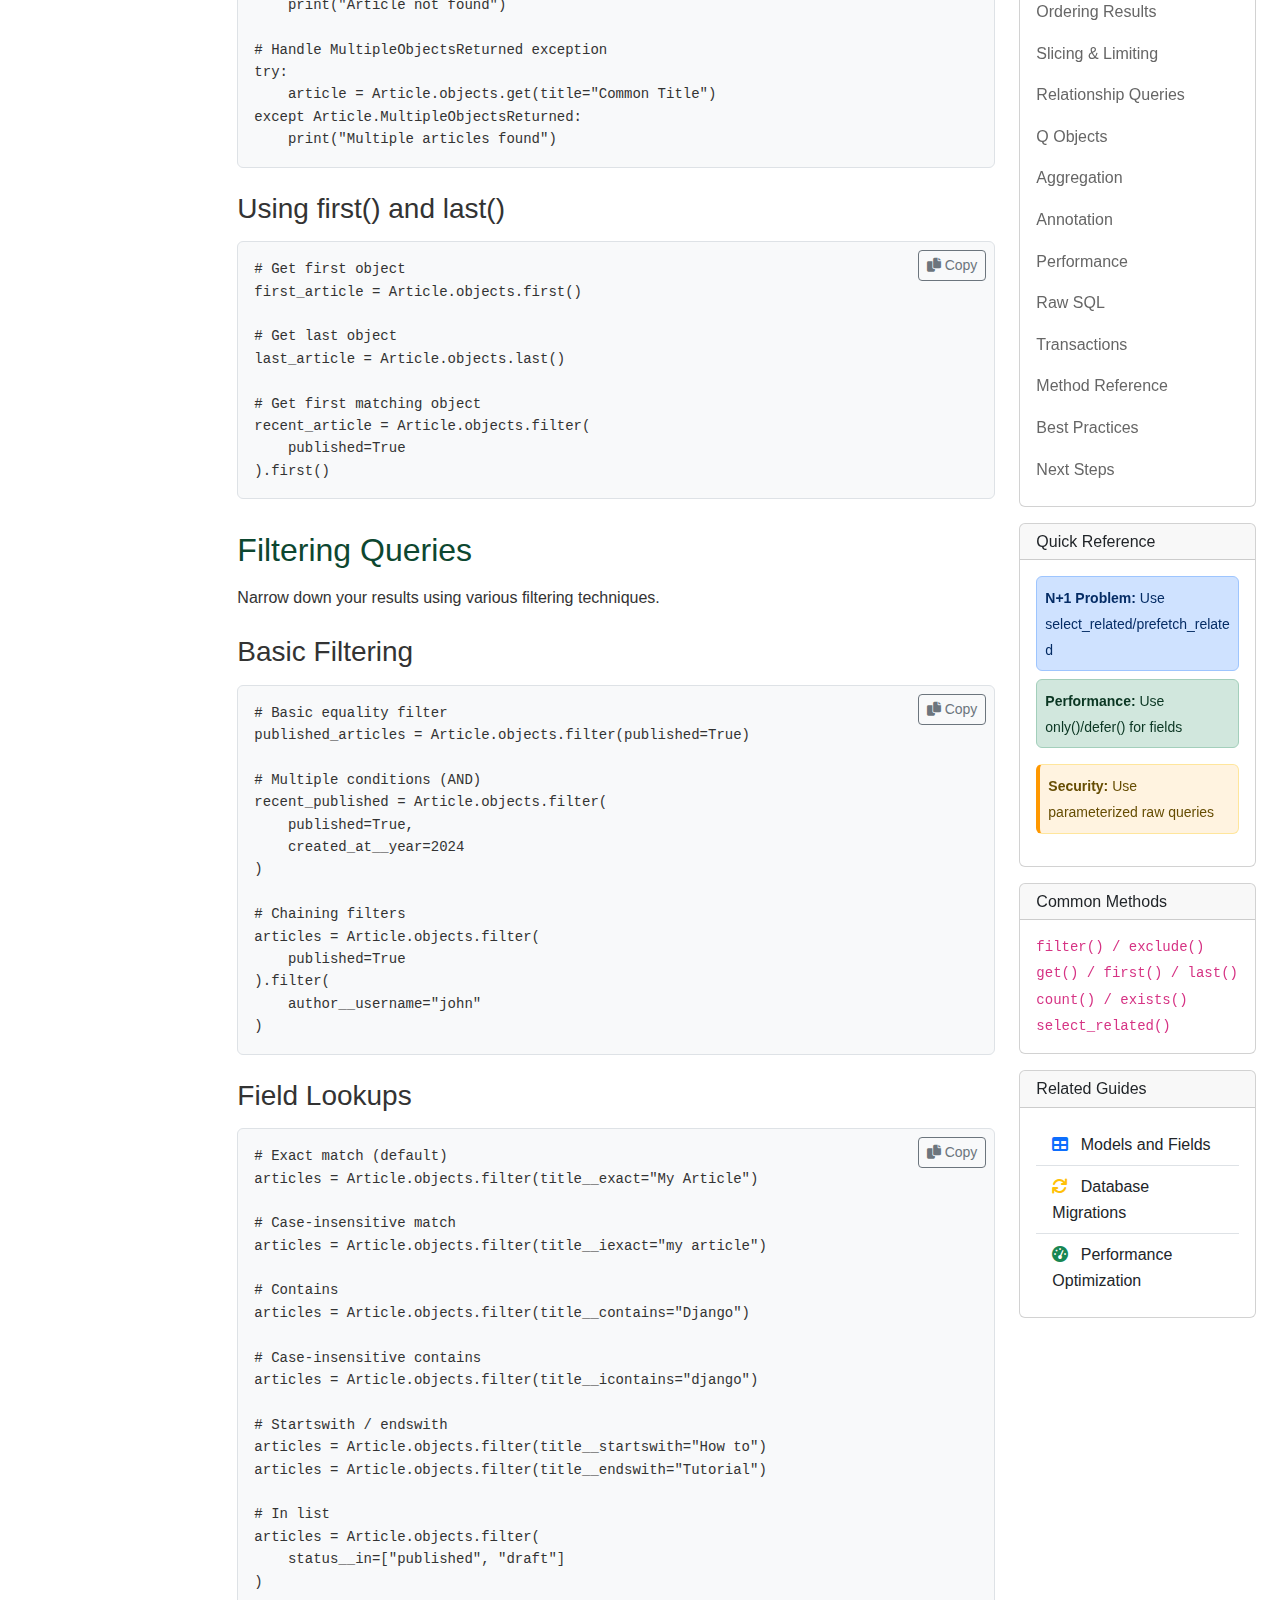
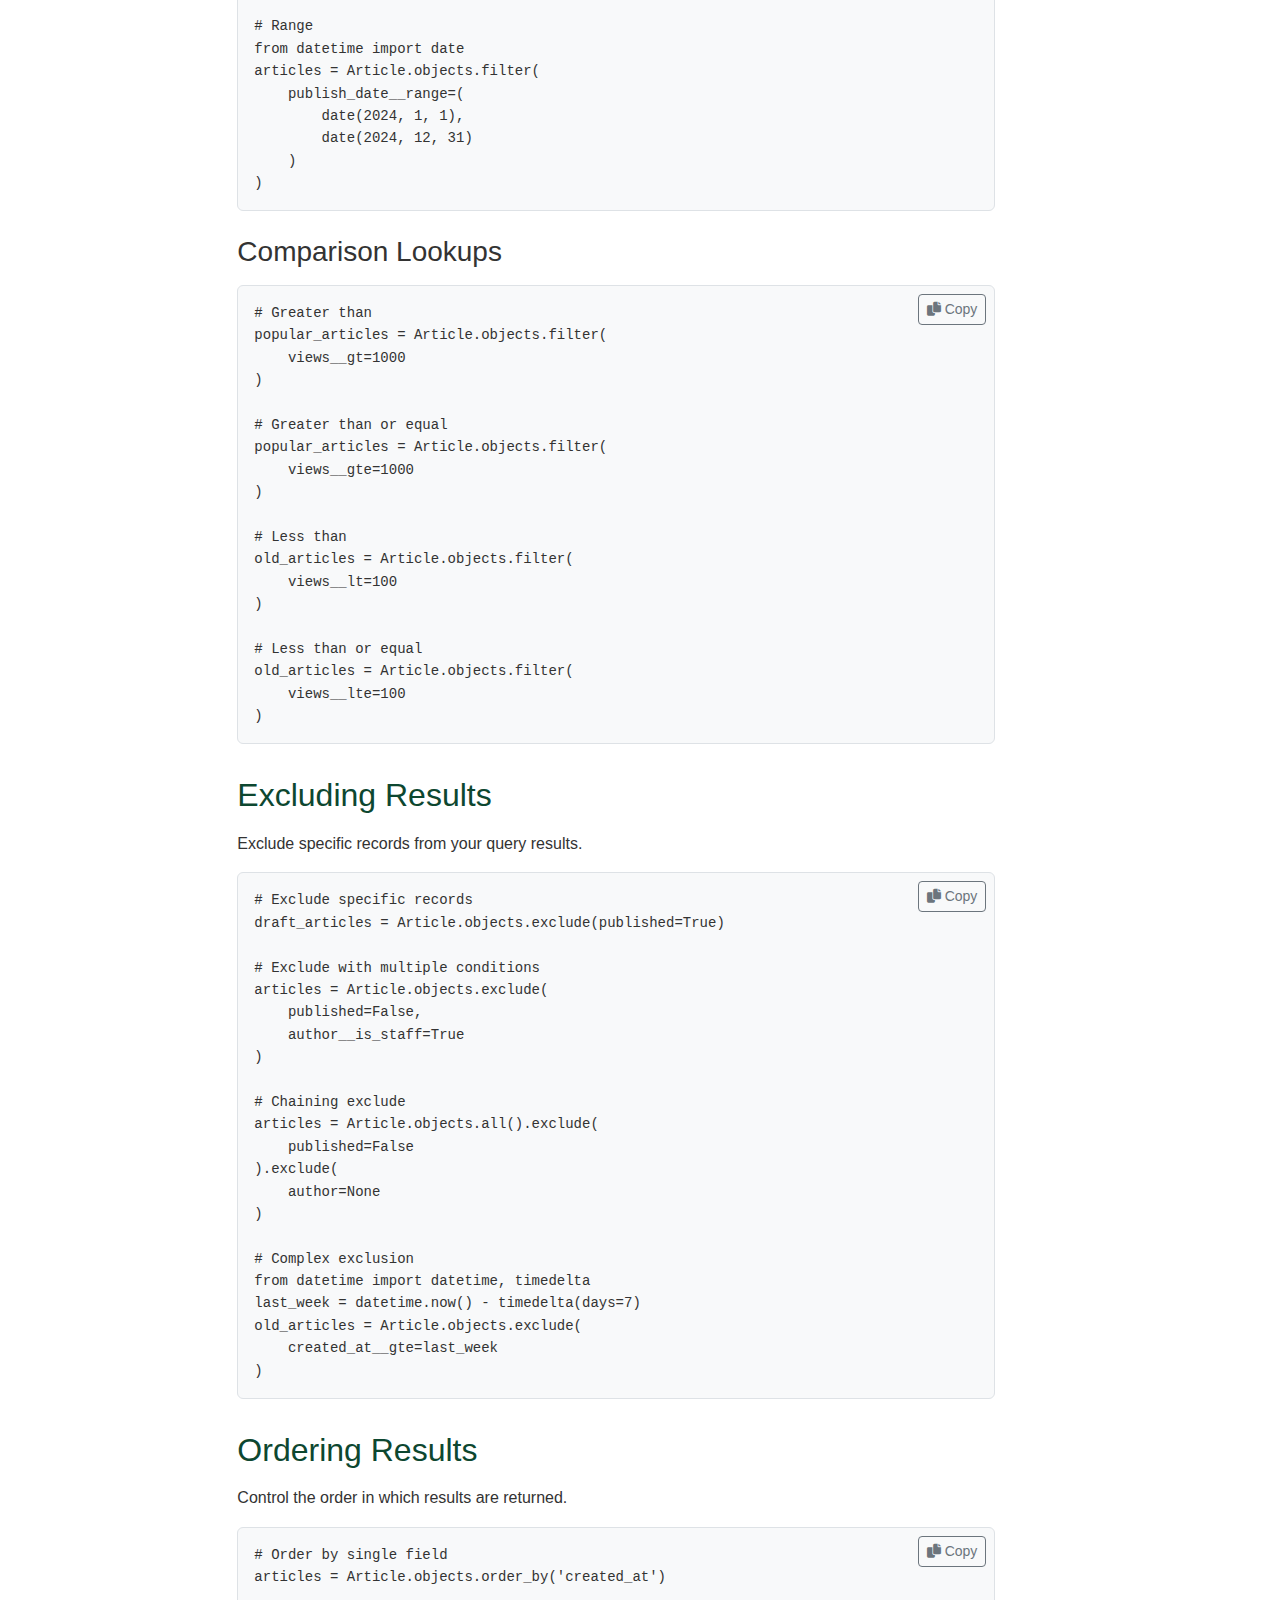
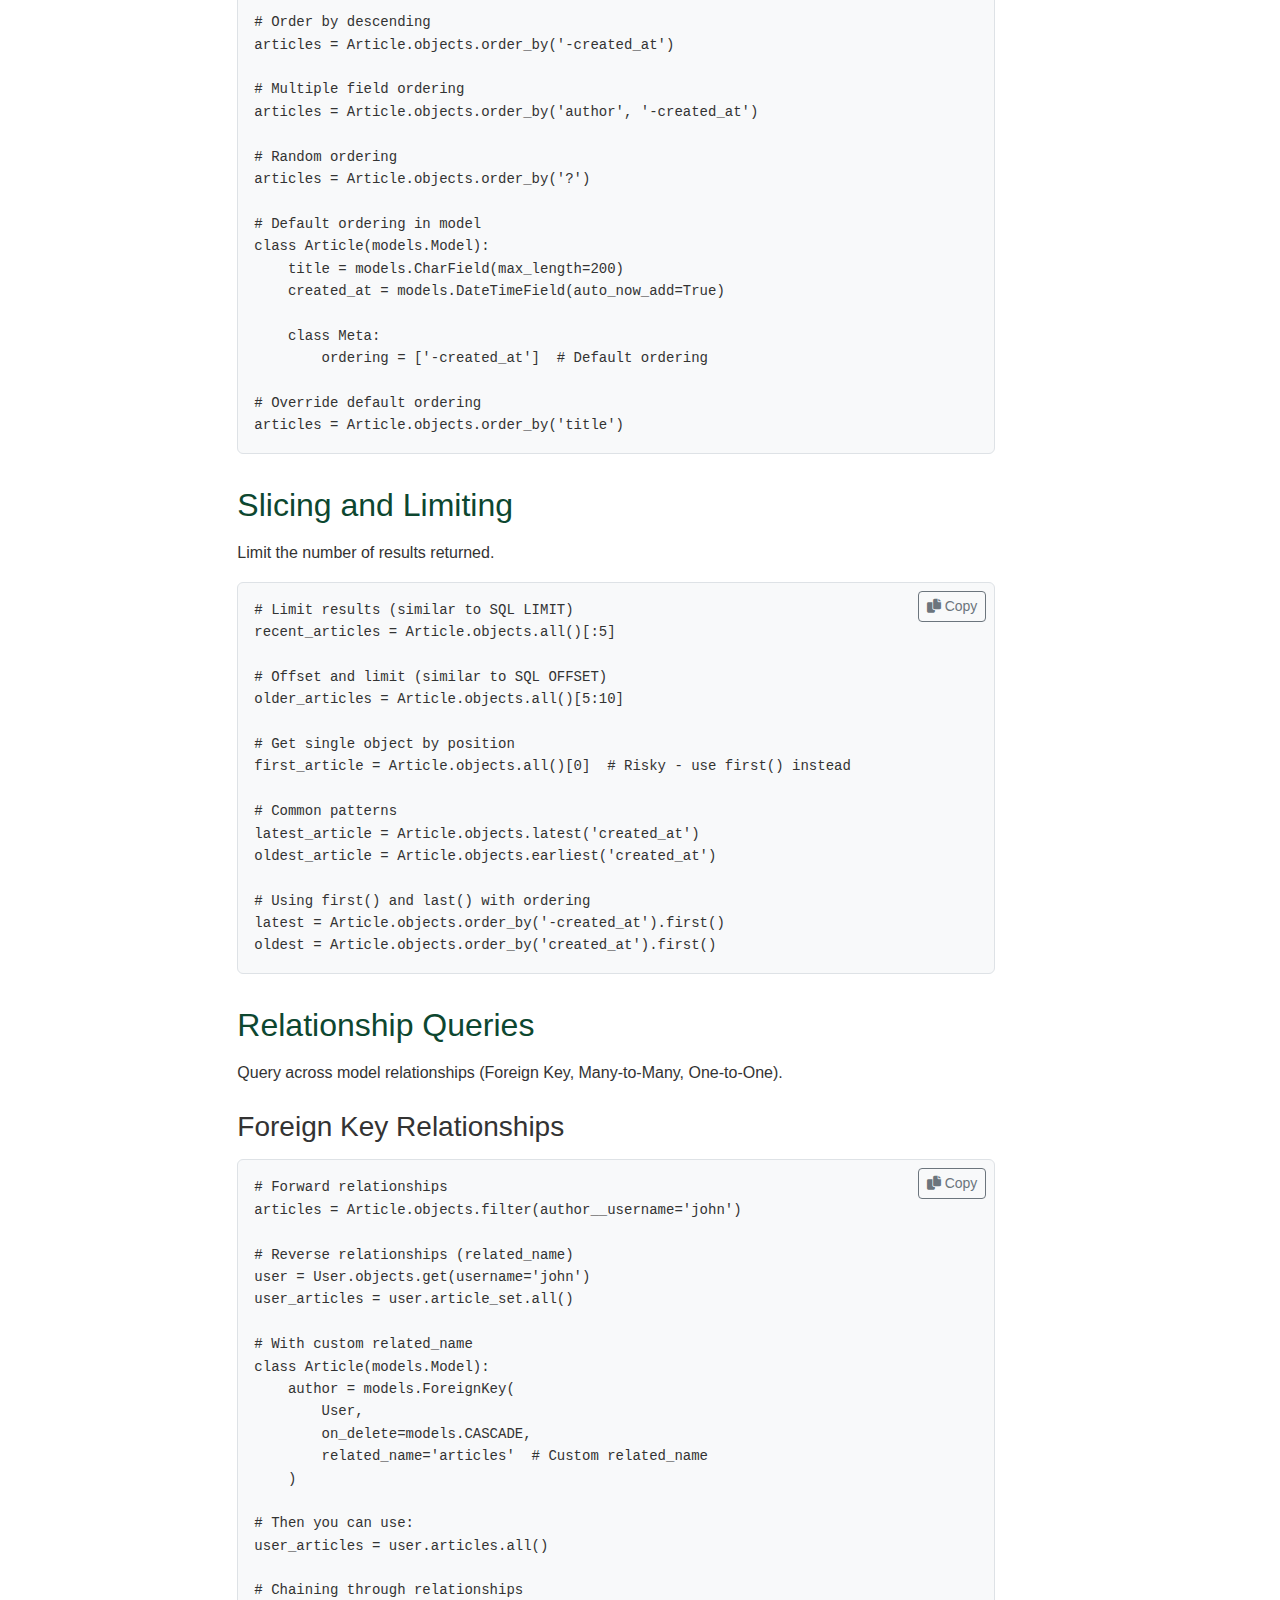
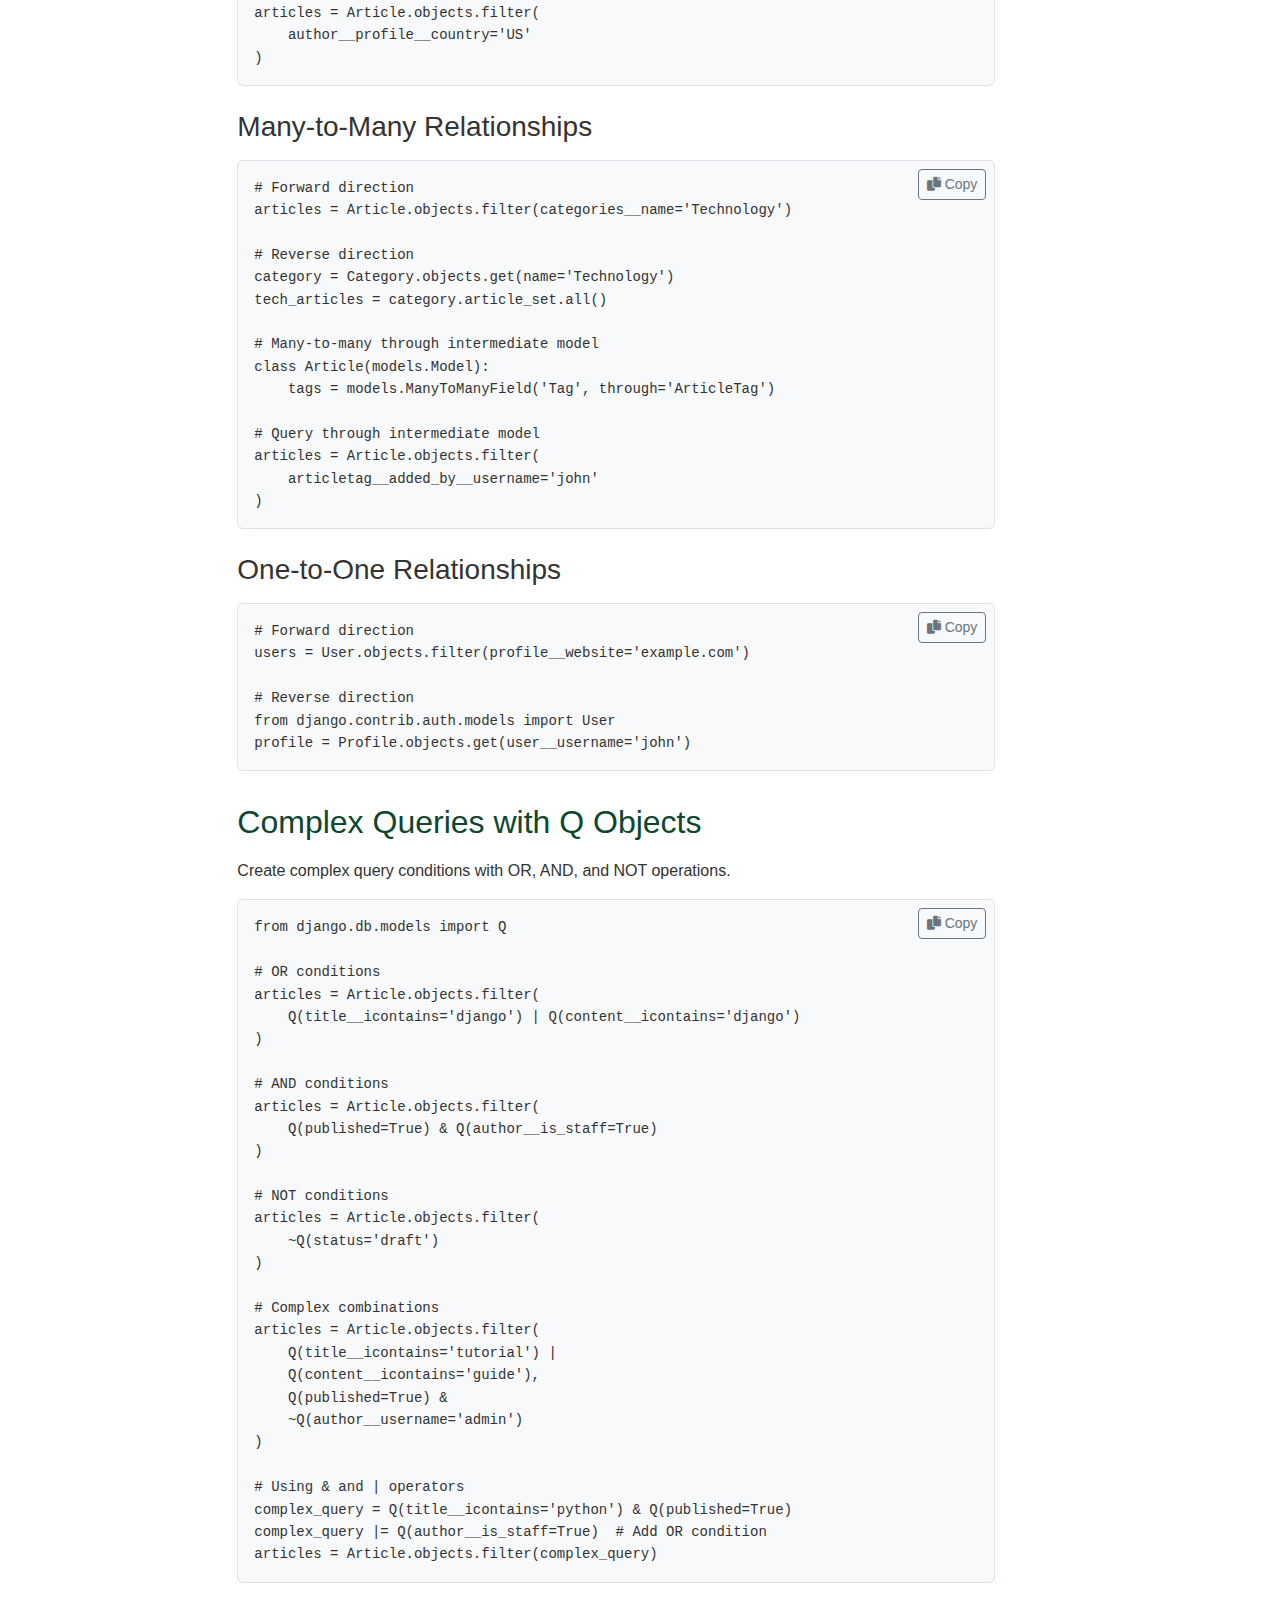
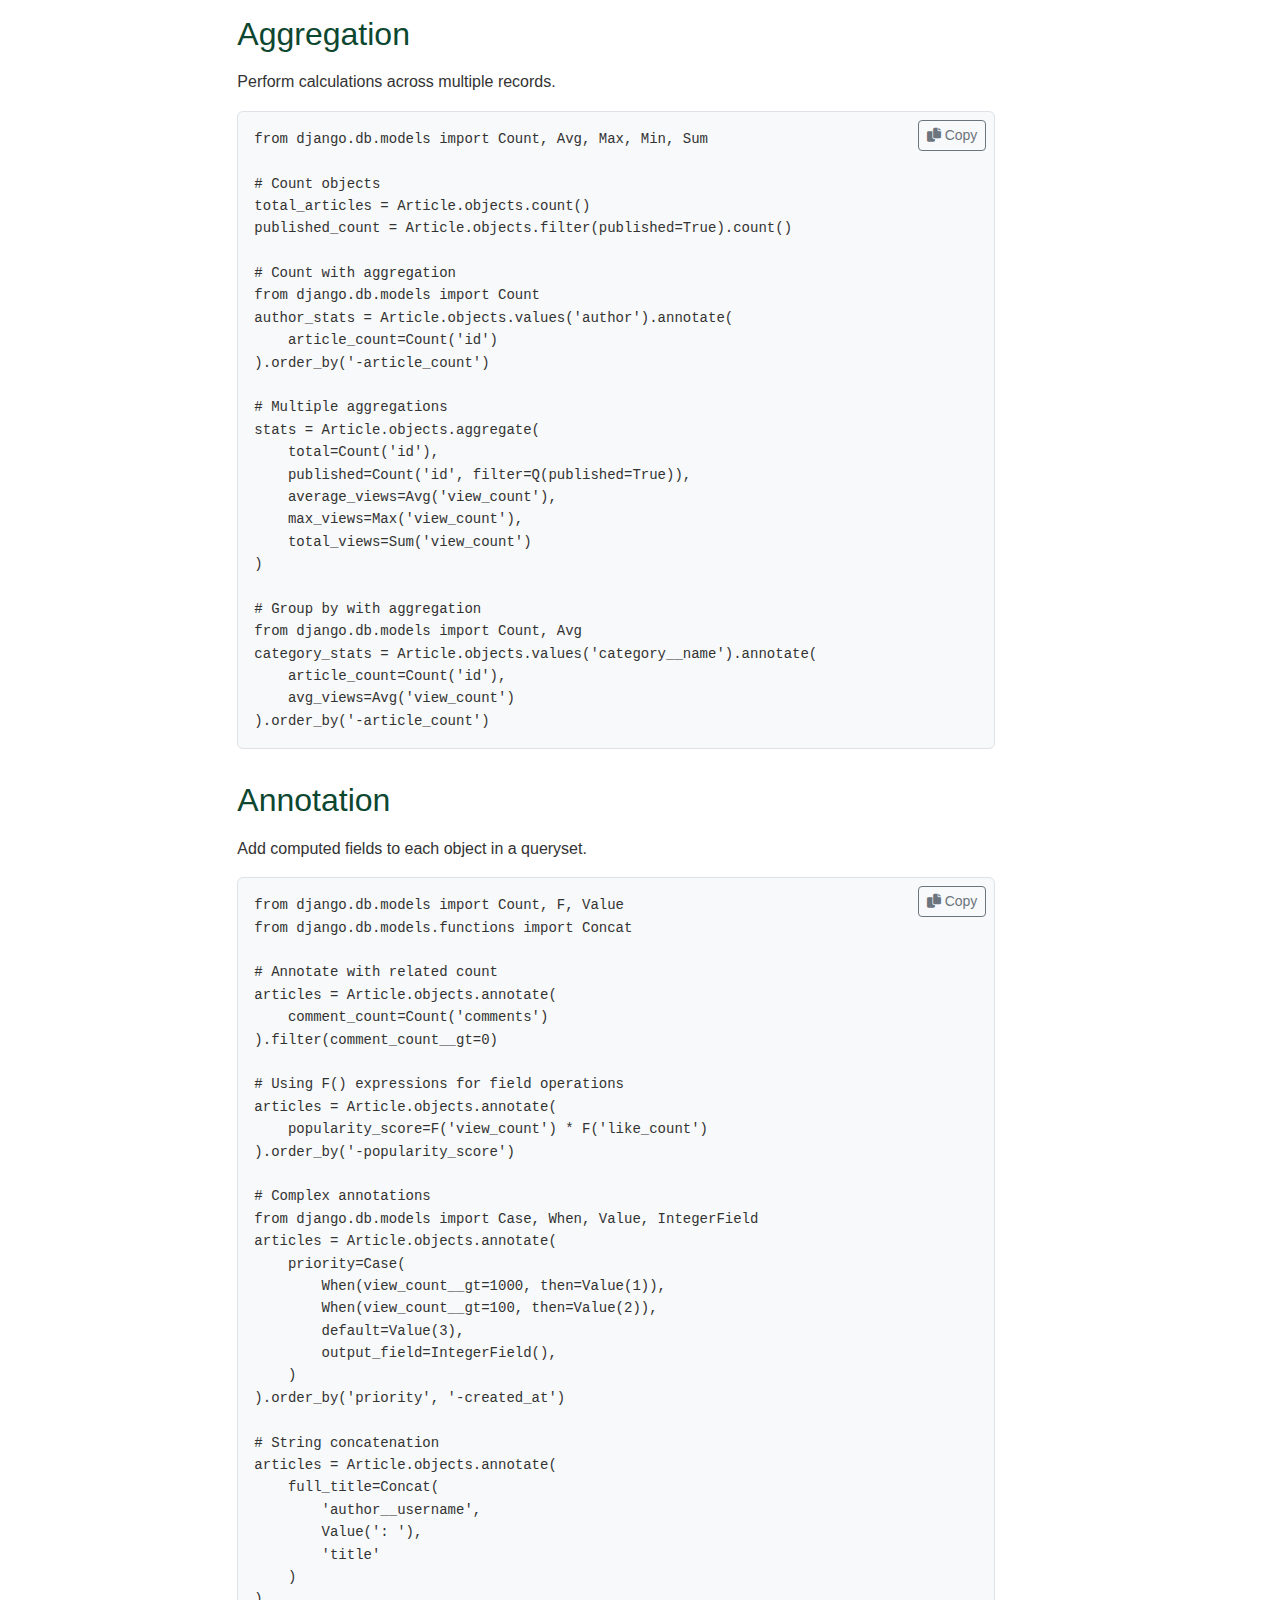
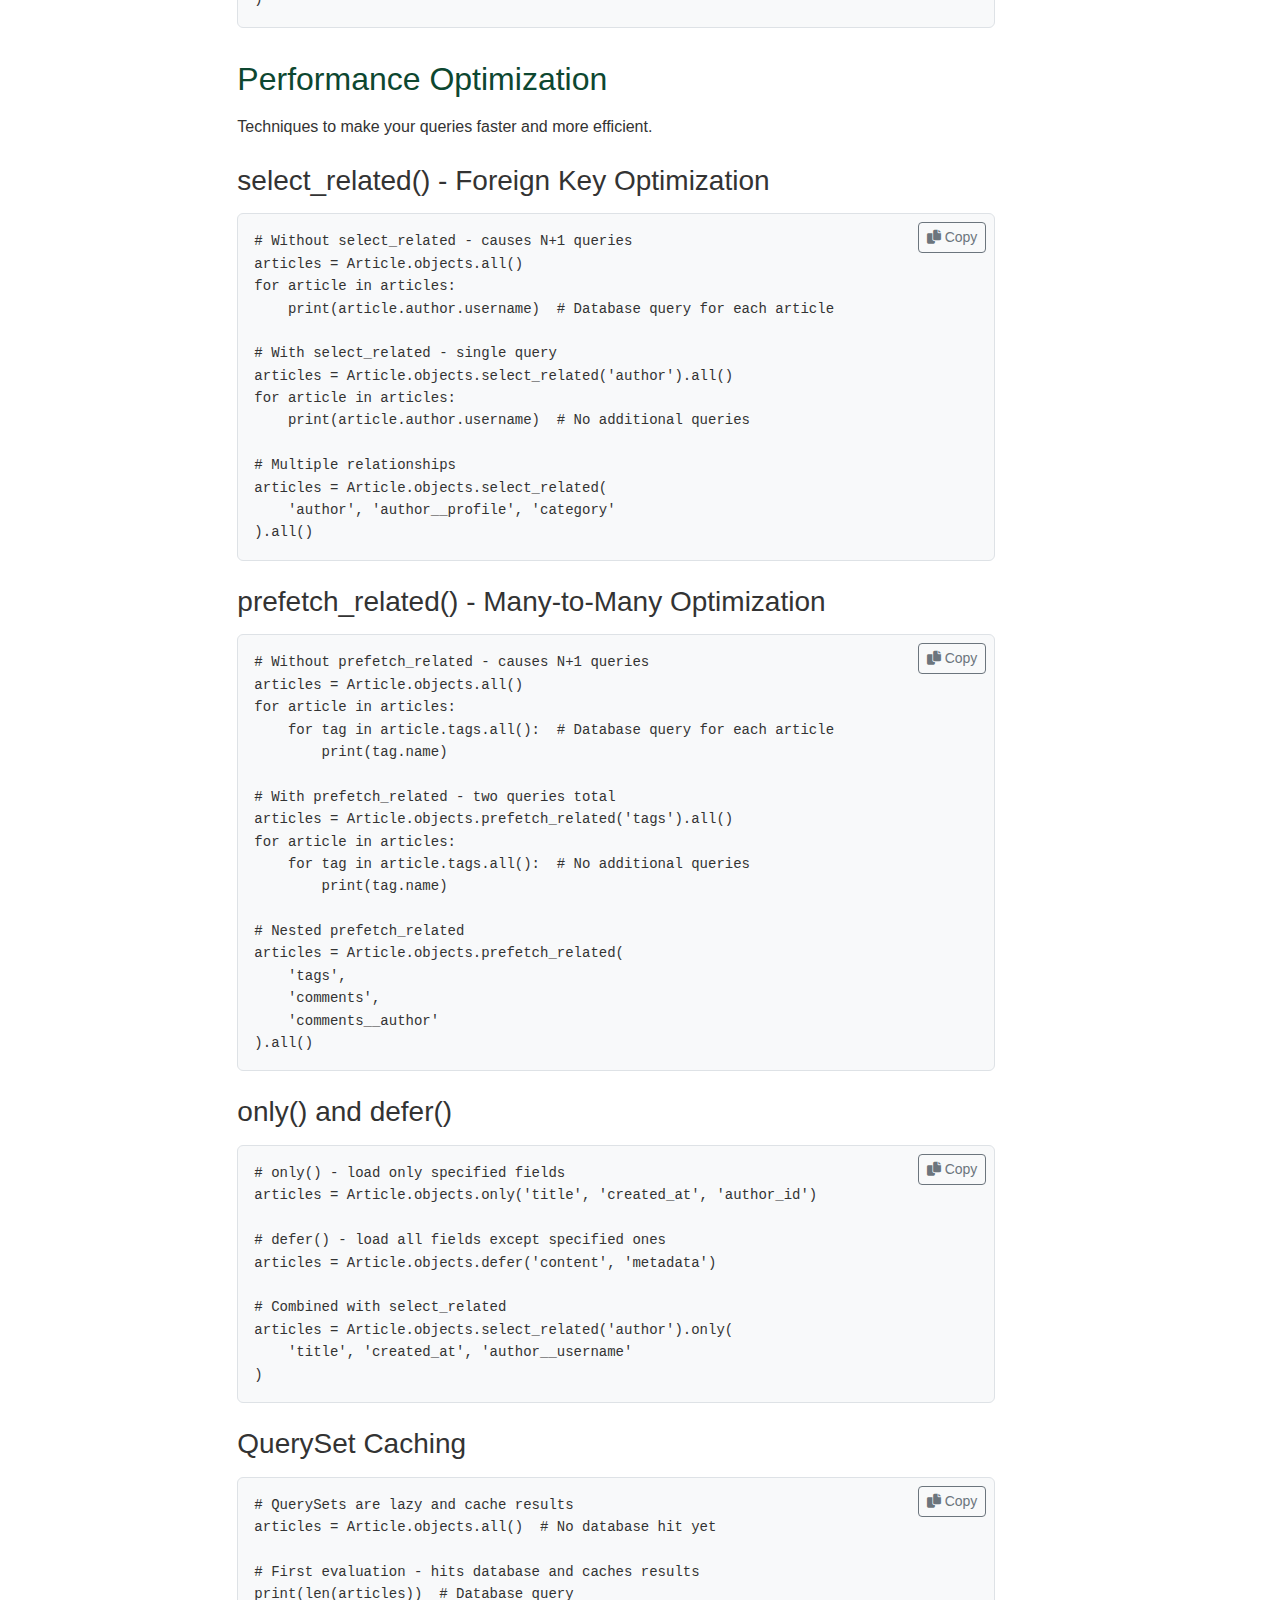
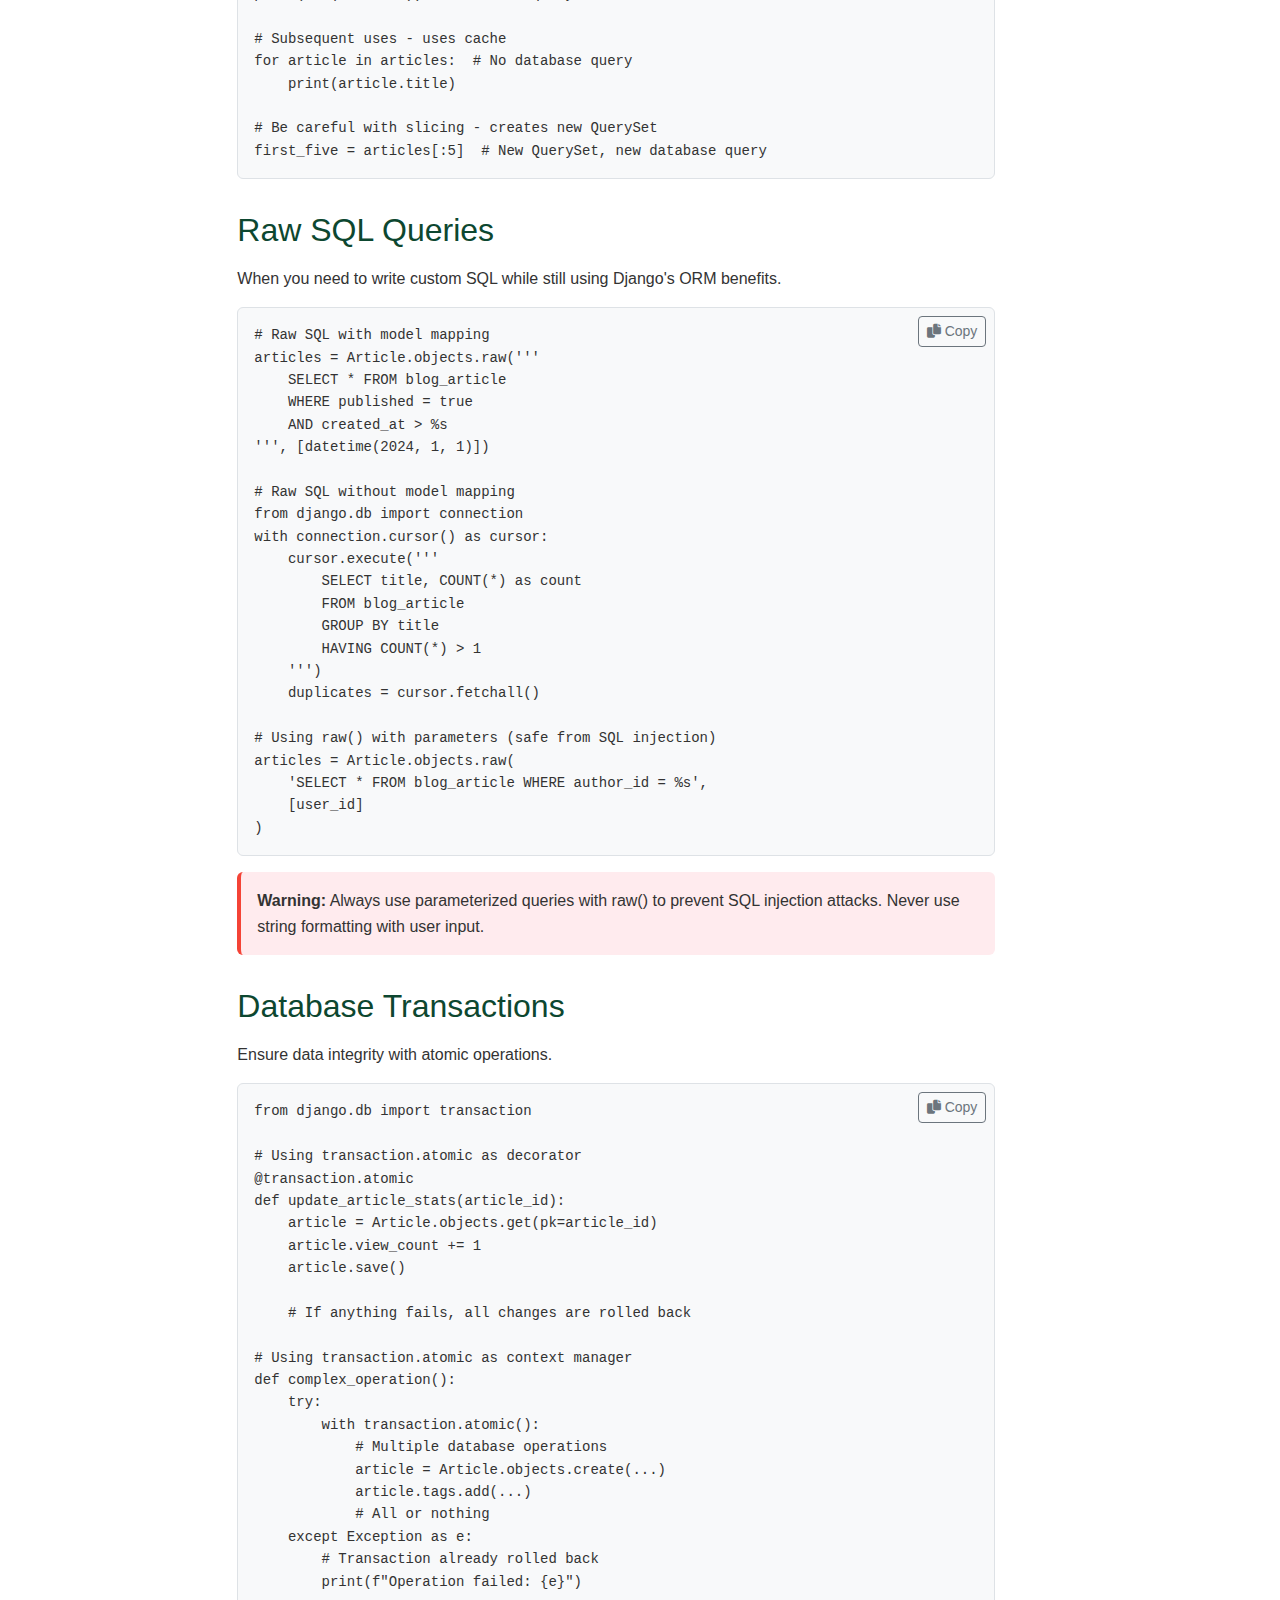
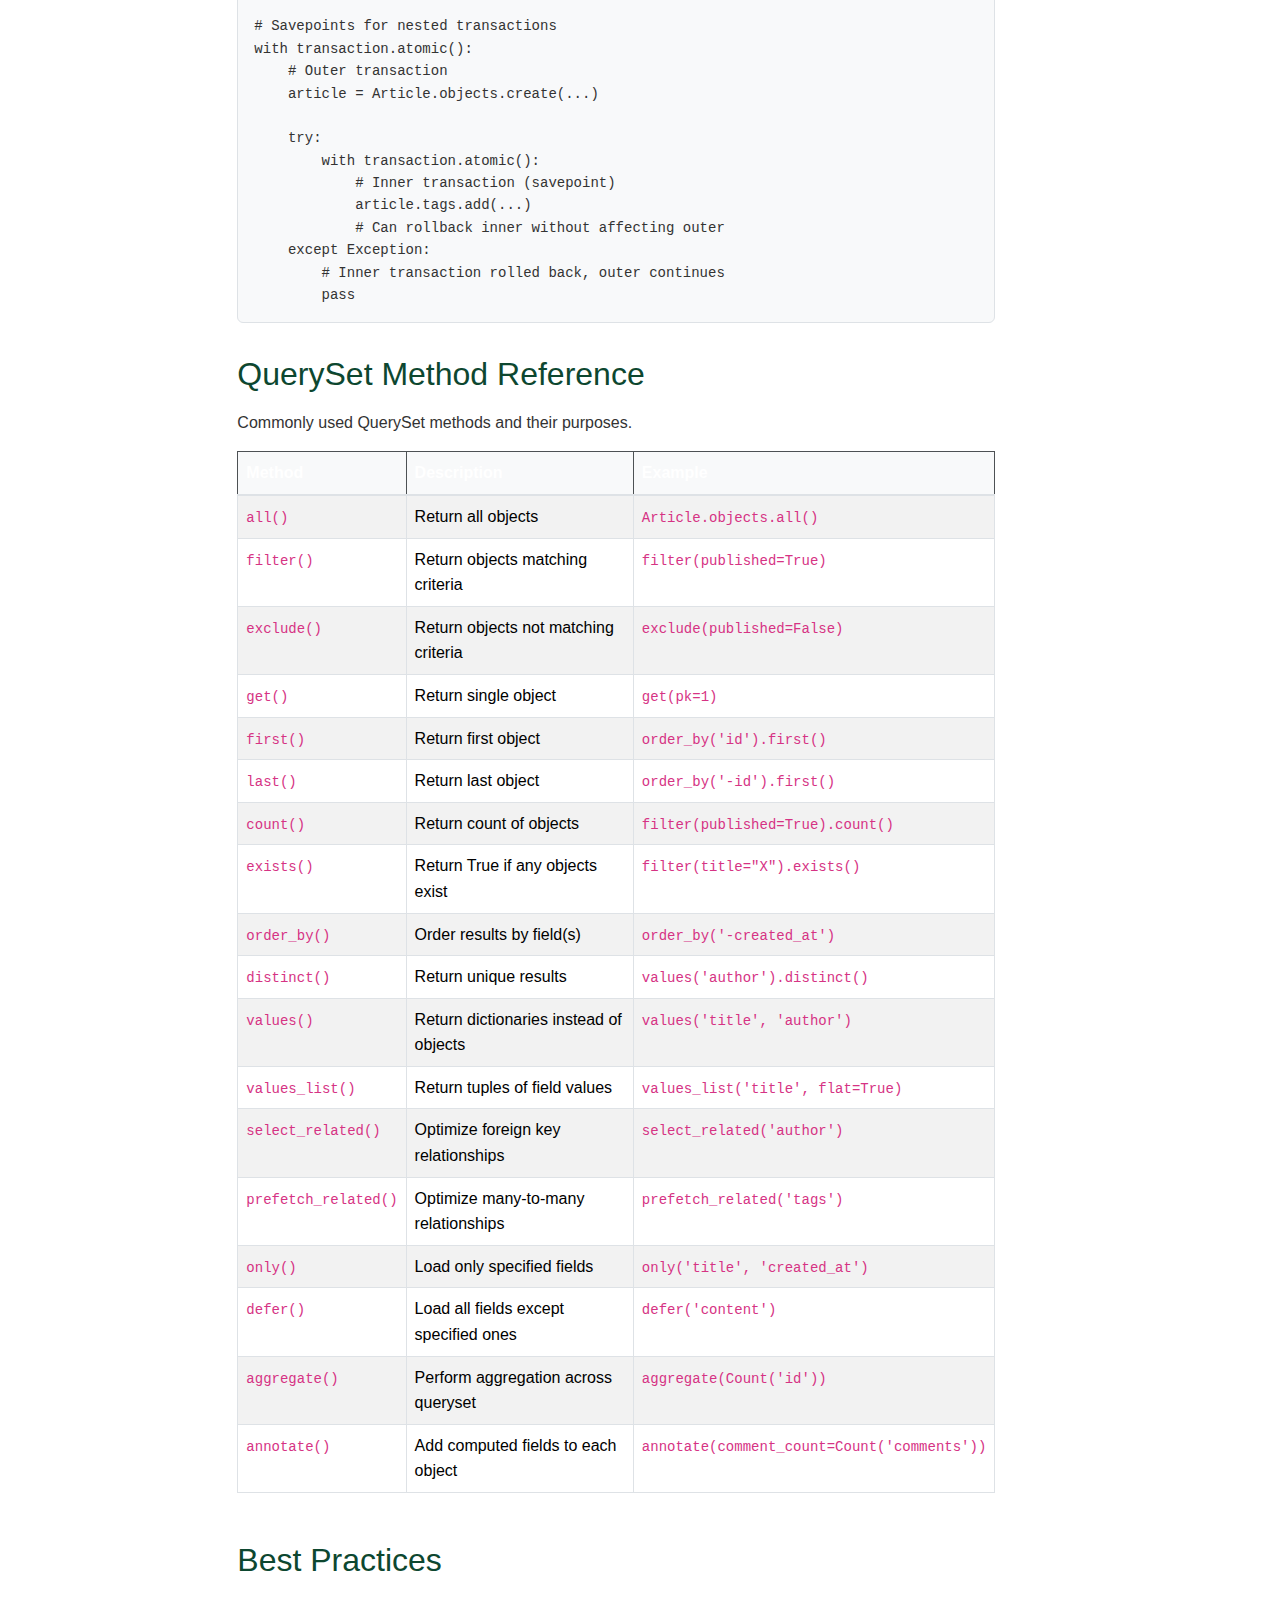
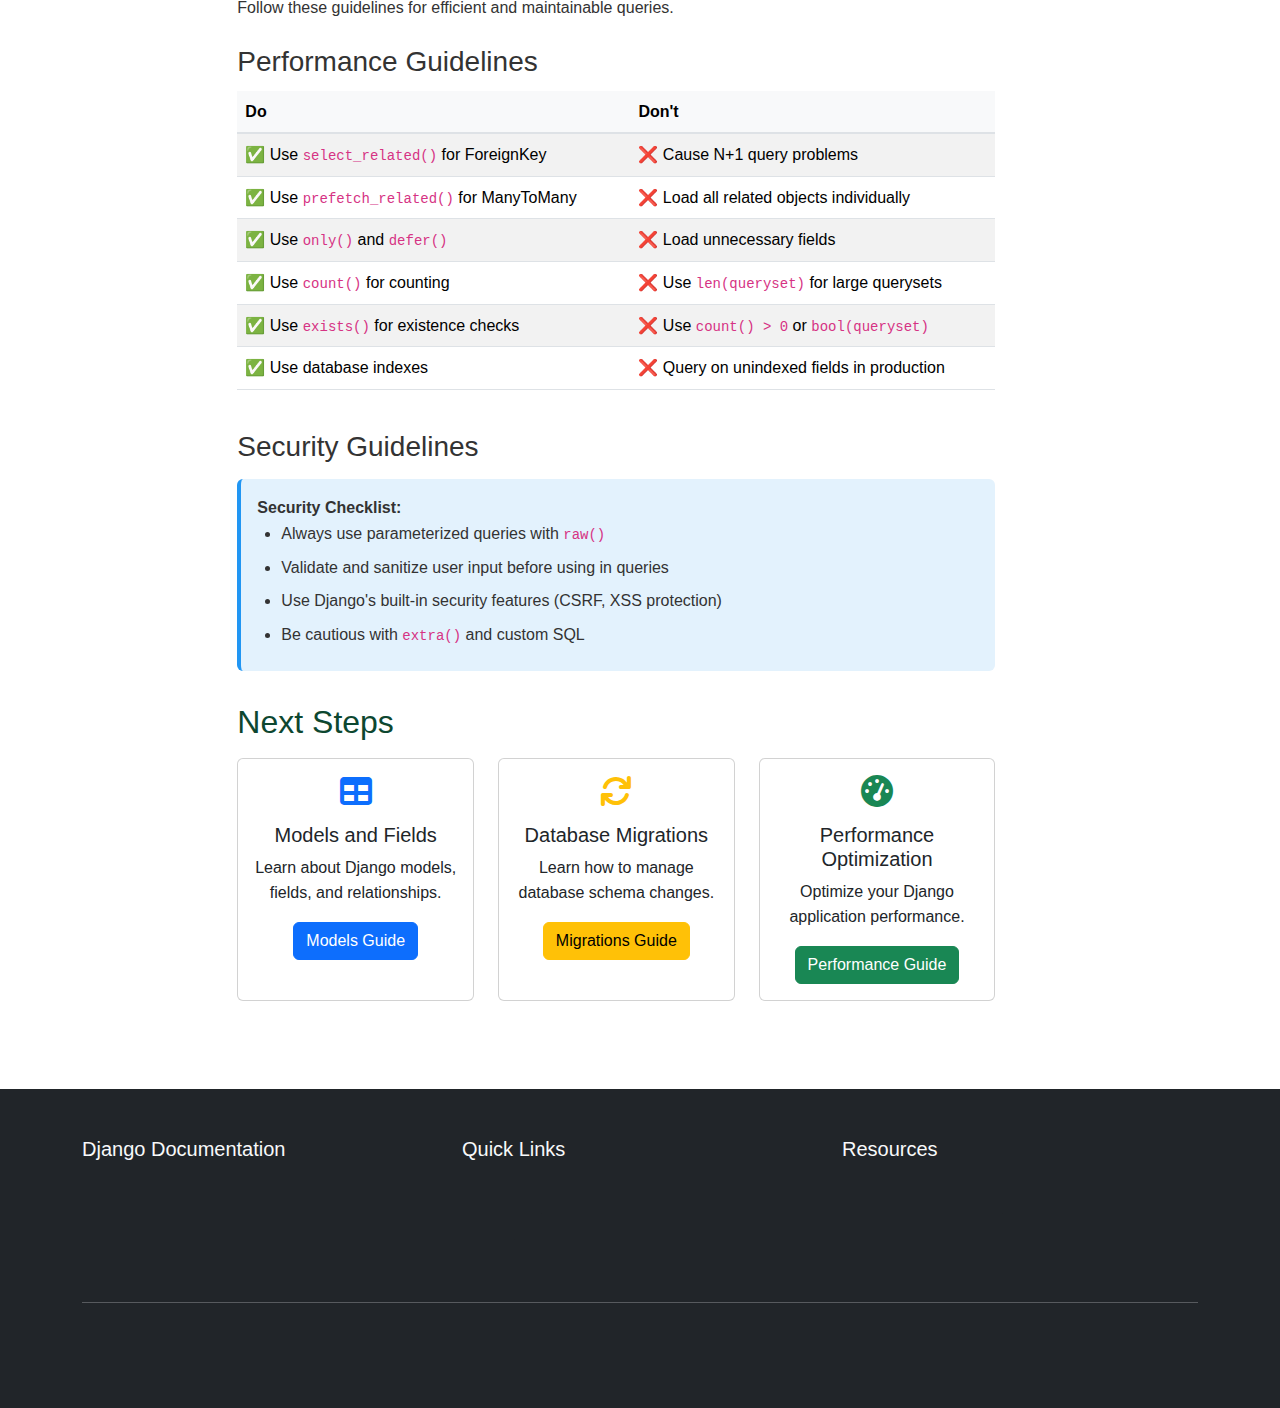
<file: categories/models-orm/queries.html>
<!DOCTYPE html>
<html lang="en">
<head>
    <meta charset="UTF-8">
    <meta name="viewport" content="width=device-width, initial-scale=1.0">
    <title>Making Queries - Django Documentation</title>
    <link href="https://cdn.jsdelivr.net/npm/bootstrap@5.1.3/dist/css/bootstrap.min.css" rel="stylesheet">
    <link href="https://cdnjs.cloudflare.com/ajax/libs/font-awesome/6.0.0/css/all.min.css" rel="stylesheet">
    <link href="../../css/style.css" rel="stylesheet">
</head>
<body>
    <!-- Navigation -->
    <nav class="navbar navbar-expand-lg navbar-dark bg-dark fixed-top">
        <div class="container">
            <a class="navbar-brand" href="../../index.html">
                <i class="fas fa-book me-2"></i>Django Docs
            </a>
            <button class="navbar-toggler" type="button" data-bs-toggle="collapse" data-bs-target="#navbarNav">
                <span class="navbar-toggler-icon"></span>
            </button>
            <div class="collapse navbar-collapse" id="navbarNav">
                <ul class="navbar-nav ms-auto">
                    <li class="nav-item">
                        <a class="nav-link" href="../../index.html">Home</a>
                    </li>
                    <li class="nav-item">
                        <a class="nav-link" href="../../quick-start.html">Quick Start</a>
                    </li>
                    <li class="nav-item">
                        <a class="nav-link" href="../../search.html">Search</a>
                    </li>
                </ul>
                <div class="d-flex ms-3">
                    <div class="search-container">
                        <form action="../../search.html" method="get" class="d-flex">
                            <input type="text" name="q" class="form-control" placeholder="Search documentation...">
                            <button type="submit" class="btn btn-outline-light ms-2">
                                <i class="fas fa-search"></i>
                            </button>
                        </form>
                    </div>
                </div>
            </div>
        </div>
    </nav>

    <div class="container-fluid">
        <div class="row">
            <!-- Sidebar -->
            <nav class="col-md-3 col-lg-2 bg-light sidebar">
                <div class="position-sticky pt-5">
                    <div class="p-3">
                        <h6 class="text-uppercase fw-bold text-muted mb-3">Documentation</h6>
                        
                        <ul class="nav flex-column">
                            <li class="nav-item">
                                <a class="nav-link" href="../../index.html">
                                    <i class="fas fa-home me-2"></i>Home
                                </a>
                            </li>
                            <li class="nav-item">
                                <a class="nav-link" href="../../quick-start.html">
                                    <i class="fas fa-rocket me-2"></i>Quick Start
                                </a>
                            </li>
                            
                            <!-- Getting Started -->
                            <li class="category-header">
                                <i class="fas fa-play-circle me-2"></i>Getting Started
                            </li>
                            <li class="nav-item">
                                <a class="nav-link ps-4" href="../getting-started/installation.html">
                                    Installation Guide
                                </a>
                            </li>
                            <li class="nav-item">
                                <a class="nav-link ps-4" href="../getting-started/first-project.html">
                                    Writing Your First Django App
                                </a>
                            </li>
                            <li class="nav-item">
                                <a class="nav-link ps-4" href="../getting-started/tutorial.html">
                                    Complete Tutorial
                                </a>
                            </li>

                            <!-- Models & ORM -->
                            <li class="category-header">
                                <i class="fas fa-database me-2"></i>Models & ORM
                            </li>
                            <li class="nav-item">
                                <a class="nav-link ps-4" href="models.html">
                                    Models and Fields
                                </a>
                            </li>
                            <li class="nav-item">
                                <a class="nav-link active ps-4" href="queries.html">
                                    Making Queries
                                </a>
                            </li>
                            <li class="nav-item">
                                <a class="nav-link ps-4" href="migrations.html">
                                    Database Migrations
                                </a>
                            </li>

                            <!-- Views & Templates -->
                            <li class="category-header">
                                <i class="fas fa-code me-2"></i>Views & Templates
                            </li>
                            <li class="nav-item">
                                <a class="nav-link ps-4" href="../views-templates/views.html">
                                    Class-based and Function Views
                                </a>
                            </li>
                            <li class="nav-item">
                                <a class="nav-link ps-4" href="../views-templates/templates.html">
                                    Template Language
                                </a>
                            </li>
                            <li class="nav-item">
                                <a class="nav-link ps-4" href="../views-templates/forms.html">
                                    Forms and Validation
                                </a>
                            </li>

                            <!-- Deployment -->
                            <li class="category-header">
                                <i class="fas fa-server me-2"></i>Deployment
                            </li>
                            <li class="nav-item">
                                <a class="nav-link ps-4" href="../deployment/production.html">
                                    Deployment Checklist
                                </a>
                            </li>
                            <li class="nav-item">
                                <a class="nav-link ps-4" href="../deployment/performance.html">
                                    Performance Optimization
                                </a>
                            </li>
                            <li class="nav-item">
                                <a class="nav-link ps-4" href="../deployment/security.html">
                                    Security Best Practices
                                </a>
                            </li>
                        </ul>
                    </div>
                </div>
            </nav>

            <!-- Main content -->
            <main class="col-md-9 col-lg-10 ms-sm-auto px-4 py-4 main-content">
                <div class="pt-5">
                    <nav aria-label="breadcrumb">
                        <ol class="breadcrumb">
                            <li class="breadcrumb-item"><a href="../../index.html">Home</a></li>
                            <li class="breadcrumb-item"><a href="../../index.html">Models & ORM</a></li>
                            <li class="breadcrumb-item active">Making Queries</li>
                        </ol>
                    </nav>

                    <article class="doc-content">
                        <header class="mb-4">
                            <h1>Making Queries</h1>
                            <div class="text-muted d-flex align-items-center gap-3">
                                <span><i class="fas fa-clock me-1"></i> 30 min read</span>
                                <span><i class="fas fa-calendar me-1"></i> Updated Jan 2024</span>
                                <span class="badge bg-success">Database</span>
                            </div>
                        </header>

                        <div class="alert alert-info">
                            <strong><i class="fas fa-lightbulb me-2"></i>Pro Tip:</strong> Django's ORM (Object-Relational Mapping) allows you to interact with your database using Python code instead of SQL. It's powerful, secure, and database-agnostic.
                        </div>

                        <div class="row">
                            <div class="col-lg-9">
                                <section id="introduction">
                                    <h2>Introduction</h2>
                                    <p>Django's ORM provides a powerful, Pythonic way to create, retrieve, update, and delete records in your database. This guide covers everything from basic queries to advanced optimization techniques.</p>
                                    
                                    <div class="row text-center mb-4">
                                        <div class="col-md-3">
                                            <div class="card border-0">
                                                <div class="card-body">
                                                    <i class="fas fa-search fa-2x text-primary mb-2"></i>
                                                    <h5>Retrieve</h5>
                                                    <p class="text-muted">Query and filter data</p>
                                                </div>
                                            </div>
                                        </div>
                                        <div class="col-md-3">
                                            <div class="card border-0">
                                                <div class="card-body">
                                                    <i class="fas fa-plus fa-2x text-success mb-2"></i>
                                                    <h5>Create</h5>
                                                    <p class="text-muted">Add new records</p>
                                                </div>
                                            </div>
                                        </div>
                                        <div class="col-md-3">
                                            <div class="card border-0">
                                                <div class="card-body">
                                                    <i class="fas fa-edit fa-2x text-warning mb-2"></i>
                                                    <h5>Update</h5>
                                                    <p class="text-muted">Modify existing data</p>
                                                </div>
                                            </div>
                                        </div>
                                        <div class="col-md-3">
                                            <div class="card border-0">
                                                <div class="card-body">
                                                    <i class="fas fa-trash fa-2x text-danger mb-2"></i>
                                                    <h5>Delete</h5>
                                                    <p class="text-muted">Remove records</p>
                                                </div>
                                            </div>
                                        </div>
                                    </div>
                                </section>

                                <section id="basic-queries">
                                    <h2>Basic Queries</h2>
                                    <p>Fundamental operations for retrieving data from your database.</p>

                                    <h3>Retrieving All Objects</h3>
                                    <div class="code-block">
                                        <pre><code class="language-python">from myapp.models import Article

# Get all articles
all_articles = Article.objects.all()

# Convert to list (executes the query)
articles_list = list(all_articles)

# Iterate directly (more memory efficient)
for article in Article.objects.all():
    print(article.title)</code></pre>
                                    </div>

                                    <h3>Retrieving Single Objects</h3>
                                    <div class="code-block">
                                        <pre><code class="language-python"># Get a single object by primary key
article = Article.objects.get(pk=1)

# Get by any field
article = Article.objects.get(title="My First Article")

# Using get() with multiple criteria
article = Article.objects.get(
    title="My Article", 
    status="published"
)

# Handle DoesNotExist exception
try:
    article = Article.objects.get(pk=999)
except Article.DoesNotExist:
    print("Article not found")

# Handle MultipleObjectsReturned exception
try:
    article = Article.objects.get(title="Common Title")
except Article.MultipleObjectsReturned:
    print("Multiple articles found")</code></pre>
                                    </div>

                                    <h3>Using first() and last()</h3>
                                    <div class="code-block">
                                        <pre><code class="language-python"># Get first object
first_article = Article.objects.first()

# Get last object
last_article = Article.objects.last()

# Get first matching object
recent_article = Article.objects.filter(
    published=True
).first()</code></pre>
                                    </div>
                                </section>

                                <section id="filtering-queries">
                                    <h2>Filtering Queries</h2>
                                    <p>Narrow down your results using various filtering techniques.</p>

                                    <h3>Basic Filtering</h3>
                                    <div class="code-block">
                                        <pre><code class="language-python"># Basic equality filter
published_articles = Article.objects.filter(published=True)

# Multiple conditions (AND)
recent_published = Article.objects.filter(
    published=True,
    created_at__year=2024
)

# Chaining filters
articles = Article.objects.filter(
    published=True
).filter(
    author__username="john"
)</code></pre>
                                    </div>

                                    <h3>Field Lookups</h3>
                                    <div class="code-block">
                                        <pre><code class="language-python"># Exact match (default)
articles = Article.objects.filter(title__exact="My Article")

# Case-insensitive match
articles = Article.objects.filter(title__iexact="my article")

# Contains
articles = Article.objects.filter(title__contains="Django")

# Case-insensitive contains
articles = Article.objects.filter(title__icontains="django")

# Startswith / endswith
articles = Article.objects.filter(title__startswith="How to")
articles = Article.objects.filter(title__endswith="Tutorial")

# In list
articles = Article.objects.filter(
    status__in=["published", "draft"]
)

# Range
from datetime import date
articles = Article.objects.filter(
    publish_date__range=(
        date(2024, 1, 1), 
        date(2024, 12, 31)
    )
)</code></pre>
                                    </div>

                                    <h3>Comparison Lookups</h3>
                                    <div class="code-block">
                                        <pre><code class="language-python"># Greater than
popular_articles = Article.objects.filter(
    views__gt=1000
)

# Greater than or equal
popular_articles = Article.objects.filter(
    views__gte=1000
)

# Less than
old_articles = Article.objects.filter(
    views__lt=100
)

# Less than or equal
old_articles = Article.objects.filter(
    views__lte=100
)</code></pre>
                                    </div>
                                </section>

                                <section id="exclude-queries">
                                    <h2>Excluding Results</h2>
                                    <p>Exclude specific records from your query results.</p>

                                    <div class="code-block">
                                        <pre><code class="language-python"># Exclude specific records
draft_articles = Article.objects.exclude(published=True)

# Exclude with multiple conditions
articles = Article.objects.exclude(
    published=False,
    author__is_staff=True
)

# Chaining exclude
articles = Article.objects.all().exclude(
    published=False
).exclude(
    author=None
)

# Complex exclusion
from datetime import datetime, timedelta
last_week = datetime.now() - timedelta(days=7)
old_articles = Article.objects.exclude(
    created_at__gte=last_week
)</code></pre>
                                    </div>
                                </section>

                                <section id="ordering-queries">
                                    <h2>Ordering Results</h2>
                                    <p>Control the order in which results are returned.</p>

                                    <div class="code-block">
                                        <pre><code class="language-python"># Order by single field
articles = Article.objects.order_by('created_at')

# Order by descending
articles = Article.objects.order_by('-created_at')

# Multiple field ordering
articles = Article.objects.order_by('author', '-created_at')

# Random ordering
articles = Article.objects.order_by('?')

# Default ordering in model
class Article(models.Model):
    title = models.CharField(max_length=200)
    created_at = models.DateTimeField(auto_now_add=True)
    
    class Meta:
        ordering = ['-created_at']  # Default ordering

# Override default ordering
articles = Article.objects.order_by('title')</code></pre>
                                    </div>
                                </section>

                                <section id="slicing-queries">
                                    <h2>Slicing and Limiting</h2>
                                    <p>Limit the number of results returned.</p>

                                    <div class="code-block">
                                        <pre><code class="language-python"># Limit results (similar to SQL LIMIT)
recent_articles = Article.objects.all()[:5]

# Offset and limit (similar to SQL OFFSET)
older_articles = Article.objects.all()[5:10]

# Get single object by position
first_article = Article.objects.all()[0]  # Risky - use first() instead

# Common patterns
latest_article = Article.objects.latest('created_at')
oldest_article = Article.objects.earliest('created_at')

# Using first() and last() with ordering
latest = Article.objects.order_by('-created_at').first()
oldest = Article.objects.order_by('created_at').first()</code></pre>
                                    </div>
                                </section>

                                <section id="relationship-queries">
                                    <h2>Relationship Queries</h2>
                                    <p>Query across model relationships (Foreign Key, Many-to-Many, One-to-One).</p>

                                    <h3>Foreign Key Relationships</h3>
                                    <div class="code-block">
                                        <pre><code class="language-python"># Forward relationships
articles = Article.objects.filter(author__username='john')

# Reverse relationships (related_name)
user = User.objects.get(username='john')
user_articles = user.article_set.all()

# With custom related_name
class Article(models.Model):
    author = models.ForeignKey(
        User, 
        on_delete=models.CASCADE,
        related_name='articles'  # Custom related_name
    )

# Then you can use:
user_articles = user.articles.all()

# Chaining through relationships
articles = Article.objects.filter(
    author__profile__country='US'
)</code></pre>
                                    </div>

                                    <h3>Many-to-Many Relationships</h3>
                                    <div class="code-block">
                                        <pre><code class="language-python"># Forward direction
articles = Article.objects.filter(categories__name='Technology')

# Reverse direction
category = Category.objects.get(name='Technology')
tech_articles = category.article_set.all()

# Many-to-many through intermediate model
class Article(models.Model):
    tags = models.ManyToManyField('Tag', through='ArticleTag')

# Query through intermediate model
articles = Article.objects.filter(
    articletag__added_by__username='john'
)</code></pre>
                                    </div>

                                    <h3>One-to-One Relationships</h3>
                                    <div class="code-block">
                                        <pre><code class="language-python"># Forward direction
users = User.objects.filter(profile__website='example.com')

# Reverse direction
from django.contrib.auth.models import User
profile = Profile.objects.get(user__username='john')</code></pre>
                                    </div>
                                </section>

                                <section id="q-objects">
                                    <h2>Complex Queries with Q Objects</h2>
                                    <p>Create complex query conditions with OR, AND, and NOT operations.</p>

                                    <div class="code-block">
                                        <pre><code class="language-python">from django.db.models import Q

# OR conditions
articles = Article.objects.filter(
    Q(title__icontains='django') | Q(content__icontains='django')
)

# AND conditions
articles = Article.objects.filter(
    Q(published=True) & Q(author__is_staff=True)
)

# NOT conditions
articles = Article.objects.filter(
    ~Q(status='draft')
)

# Complex combinations
articles = Article.objects.filter(
    Q(title__icontains='tutorial') | 
    Q(content__icontains='guide'),
    Q(published=True) & 
    ~Q(author__username='admin')
)

# Using & and | operators
complex_query = Q(title__icontains='python') & Q(published=True)
complex_query |= Q(author__is_staff=True)  # Add OR condition
articles = Article.objects.filter(complex_query)</code></pre>
                                    </div>
                                </section>

                                <section id="aggregation">
                                    <h2>Aggregation</h2>
                                    <p>Perform calculations across multiple records.</p>

                                    <div class="code-block">
                                        <pre><code class="language-python">from django.db.models import Count, Avg, Max, Min, Sum

# Count objects
total_articles = Article.objects.count()
published_count = Article.objects.filter(published=True).count()

# Count with aggregation
from django.db.models import Count
author_stats = Article.objects.values('author').annotate(
    article_count=Count('id')
).order_by('-article_count')

# Multiple aggregations
stats = Article.objects.aggregate(
    total=Count('id'),
    published=Count('id', filter=Q(published=True)),
    average_views=Avg('view_count'),
    max_views=Max('view_count'),
    total_views=Sum('view_count')
)

# Group by with aggregation
from django.db.models import Count, Avg
category_stats = Article.objects.values('category__name').annotate(
    article_count=Count('id'),
    avg_views=Avg('view_count')
).order_by('-article_count')</code></pre>
                                    </div>
                                </section>

                                <section id="annotation">
                                    <h2>Annotation</h2>
                                    <p>Add computed fields to each object in a queryset.</p>

                                    <div class="code-block">
                                        <pre><code class="language-python">from django.db.models import Count, F, Value
from django.db.models.functions import Concat

# Annotate with related count
articles = Article.objects.annotate(
    comment_count=Count('comments')
).filter(comment_count__gt=0)

# Using F() expressions for field operations
articles = Article.objects.annotate(
    popularity_score=F('view_count') * F('like_count')
).order_by('-popularity_score')

# Complex annotations
from django.db.models import Case, When, Value, IntegerField
articles = Article.objects.annotate(
    priority=Case(
        When(view_count__gt=1000, then=Value(1)),
        When(view_count__gt=100, then=Value(2)),
        default=Value(3),
        output_field=IntegerField(),
    )
).order_by('priority', '-created_at')

# String concatenation
articles = Article.objects.annotate(
    full_title=Concat(
        'author__username', 
        Value(': '), 
        'title'
    )
)</code></pre>
                                    </div>
                                </section>

                                <section id="performance-optimization">
                                    <h2>Performance Optimization</h2>
                                    <p>Techniques to make your queries faster and more efficient.</p>

                                    <h3>select_related() - Foreign Key Optimization</h3>
                                    <div class="code-block">
                                        <pre><code class="language-python"># Without select_related - causes N+1 queries
articles = Article.objects.all()
for article in articles:
    print(article.author.username)  # Database query for each article

# With select_related - single query
articles = Article.objects.select_related('author').all()
for article in articles:
    print(article.author.username)  # No additional queries

# Multiple relationships
articles = Article.objects.select_related(
    'author', 'author__profile', 'category'
).all()</code></pre>
                                    </div>

                                    <h3>prefetch_related() - Many-to-Many Optimization</h3>
                                    <div class="code-block">
                                        <pre><code class="language-python"># Without prefetch_related - causes N+1 queries
articles = Article.objects.all()
for article in articles:
    for tag in article.tags.all():  # Database query for each article
        print(tag.name)

# With prefetch_related - two queries total
articles = Article.objects.prefetch_related('tags').all()
for article in articles:
    for tag in article.tags.all():  # No additional queries
        print(tag.name)

# Nested prefetch_related
articles = Article.objects.prefetch_related(
    'tags',
    'comments',
    'comments__author'
).all()</code></pre>
                                    </div>

                                    <h3>only() and defer()</h3>
                                    <div class="code-block">
                                        <pre><code class="language-python"># only() - load only specified fields
articles = Article.objects.only('title', 'created_at', 'author_id')

# defer() - load all fields except specified ones
articles = Article.objects.defer('content', 'metadata')

# Combined with select_related
articles = Article.objects.select_related('author').only(
    'title', 'created_at', 'author__username'
)</code></pre>
                                    </div>

                                    <h3>QuerySet Caching</h3>
                                    <div class="code-block">
                                        <pre><code class="language-python"># QuerySets are lazy and cache results
articles = Article.objects.all()  # No database hit yet

# First evaluation - hits database and caches results
print(len(articles))  # Database query

# Subsequent uses - uses cache
for article in articles:  # No database query
    print(article.title)

# Be careful with slicing - creates new QuerySet
first_five = articles[:5]  # New QuerySet, new database query</code></pre>
                                    </div>
                                </section>

                                <section id="raw-sql">
                                    <h2>Raw SQL Queries</h2>
                                    <p>When you need to write custom SQL while still using Django's ORM benefits.</p>

                                    <div class="code-block">
                                        <pre><code class="language-python"># Raw SQL with model mapping
articles = Article.objects.raw('''
    SELECT * FROM blog_article 
    WHERE published = true 
    AND created_at > %s
''', [datetime(2024, 1, 1)])

# Raw SQL without model mapping
from django.db import connection
with connection.cursor() as cursor:
    cursor.execute('''
        SELECT title, COUNT(*) as count 
        FROM blog_article 
        GROUP BY title 
        HAVING COUNT(*) > 1
    ''')
    duplicates = cursor.fetchall()

# Using raw() with parameters (safe from SQL injection)
articles = Article.objects.raw(
    'SELECT * FROM blog_article WHERE author_id = %s',
    [user_id]
)</code></pre>
                                    </div>

                                    <div class="alert-danger">
                                        <strong>Warning:</strong> Always use parameterized queries with raw() to prevent SQL injection attacks. Never use string formatting with user input.
                                    </div>
                                </section>

                                <section id="transactions">
                                    <h2>Database Transactions</h2>
                                    <p>Ensure data integrity with atomic operations.</p>

                                    <div class="code-block">
                                        <pre><code class="language-python">from django.db import transaction

# Using transaction.atomic as decorator
@transaction.atomic
def update_article_stats(article_id):
    article = Article.objects.get(pk=article_id)
    article.view_count += 1
    article.save()
    
    # If anything fails, all changes are rolled back

# Using transaction.atomic as context manager
def complex_operation():
    try:
        with transaction.atomic():
            # Multiple database operations
            article = Article.objects.create(...)
            article.tags.add(...)
            # All or nothing
    except Exception as e:
        # Transaction already rolled back
        print(f"Operation failed: {e}")

# Savepoints for nested transactions
with transaction.atomic():
    # Outer transaction
    article = Article.objects.create(...)
    
    try:
        with transaction.atomic():
            # Inner transaction (savepoint)
            article.tags.add(...)
            # Can rollback inner without affecting outer
    except Exception:
        # Inner transaction rolled back, outer continues
        pass</code></pre>
                                    </div>
                                </section>

                                <section id="query-methods">
                                    <h2>QuerySet Method Reference</h2>
                                    <p>Commonly used QuerySet methods and their purposes.</p>

                                    <div class="table-responsive">
                                        <table class="table table-bordered table-striped">
                                            <thead class="table-dark">
                                                <tr>
                                                    <th>Method</th>
                                                    <th>Description</th>
                                                    <th>Example</th>
                                                </tr>
                                            </thead>
                                            <tbody>
                                                <tr>
                                                    <td><code>all()</code></td>
                                                    <td>Return all objects</td>
                                                    <td><code>Article.objects.all()</code></td>
                                                </tr>
                                                <tr>
                                                    <td><code>filter()</code></td>
                                                    <td>Return objects matching criteria</td>
                                                    <td><code>filter(published=True)</code></td>
                                                </tr>
                                                <tr>
                                                    <td><code>exclude()</code></td>
                                                    <td>Return objects not matching criteria</td>
                                                    <td><code>exclude(published=False)</code></td>
                                                </tr>
                                                <tr>
                                                    <td><code>get()</code></td>
                                                    <td>Return single object</td>
                                                    <td><code>get(pk=1)</code></td>
                                                </tr>
                                                <tr>
                                                    <td><code>first()</code></td>
                                                    <td>Return first object</td>
                                                    <td><code>order_by('id').first()</code></td>
                                                </tr>
                                                <tr>
                                                    <td><code>last()</code></td>
                                                    <td>Return last object</td>
                                                    <td><code>order_by('-id').first()</code></td>
                                                </tr>
                                                <tr>
                                                    <td><code>count()</code></td>
                                                    <td>Return count of objects</td>
                                                    <td><code>filter(published=True).count()</code></td>
                                                </tr>
                                                <tr>
                                                    <td><code>exists()</code></td>
                                                    <td>Return True if any objects exist</td>
                                                    <td><code>filter(title="X").exists()</code></td>
                                                </tr>
                                                <tr>
                                                    <td><code>order_by()</code></td>
                                                    <td>Order results by field(s)</td>
                                                    <td><code>order_by('-created_at')</code></td>
                                                </tr>
                                                <tr>
                                                    <td><code>distinct()</code></td>
                                                    <td>Return unique results</td>
                                                    <td><code>values('author').distinct()</code></td>
                                                </tr>
                                                <tr>
                                                    <td><code>values()</code></td>
                                                    <td>Return dictionaries instead of objects</td>
                                                    <td><code>values('title', 'author')</code></td>
                                                </tr>
                                                <tr>
                                                    <td><code>values_list()</code></td>
                                                    <td>Return tuples of field values</td>
                                                    <td><code>values_list('title', flat=True)</code></td>
                                                </tr>
                                                <tr>
                                                    <td><code>select_related()</code></td>
                                                    <td>Optimize foreign key relationships</td>
                                                    <td><code>select_related('author')</code></td>
                                                </tr>
                                                <tr>
                                                    <td><code>prefetch_related()</code></td>
                                                    <td>Optimize many-to-many relationships</td>
                                                    <td><code>prefetch_related('tags')</code></td>
                                                </tr>
                                                <tr>
                                                    <td><code>only()</code></td>
                                                    <td>Load only specified fields</td>
                                                    <td><code>only('title', 'created_at')</code></td>
                                                </tr>
                                                <tr>
                                                    <td><code>defer()</code></td>
                                                    <td>Load all fields except specified ones</td>
                                                    <td><code>defer('content')</code></td>
                                                </tr>
                                                <tr>
                                                    <td><code>aggregate()</code></td>
                                                    <td>Perform aggregation across queryset</td>
                                                    <td><code>aggregate(Count('id'))</code></td>
                                                </tr>
                                                <tr>
                                                    <td><code>annotate()</code></td>
                                                    <td>Add computed fields to each object</td>
                                                    <td><code>annotate(comment_count=Count('comments'))</code></td>
                                                </tr>
                                            </tbody>
                                        </table>
                                    </div>
                                </section>

                                <section id="best-practices">
                                    <h2>Best Practices</h2>
                                    <p>Follow these guidelines for efficient and maintainable queries.</p>

                                    <h3>Performance Guidelines</h3>
                                    <div class="table-responsive">
                                        <table class="table table-striped">
                                            <thead>
                                                <tr>
                                                    <th>Do</th>
                                                    <th>Don't</th>
                                                </tr>
                                            </thead>
                                            <tbody>
                                                <tr>
                                                    <td>✅ Use <code>select_related()</code> for ForeignKey</td>
                                                    <td>❌ Cause N+1 query problems</td>
                                                </tr>
                                                <tr>
                                                    <td>✅ Use <code>prefetch_related()</code> for ManyToMany</td>
                                                    <td>❌ Load all related objects individually</td>
                                                </tr>
                                                <tr>
                                                    <td>✅ Use <code>only()</code> and <code>defer()</code></td>
                                                    <td>❌ Load unnecessary fields</td>
                                                </tr>
                                                <tr>
                                                    <td>✅ Use <code>count()</code> for counting</td>
                                                    <td>❌ Use <code>len(queryset)</code> for large querysets</td>
                                                </tr>
                                                <tr>
                                                    <td>✅ Use <code>exists()</code> for existence checks</td>
                                                    <td>❌ Use <code>count() > 0</code> or <code>bool(queryset)</code></td>
                                                </tr>
                                                <tr>
                                                    <td>✅ Use database indexes</td>
                                                    <td>❌ Query on unindexed fields in production</td>
                                                </tr>
                                            </tbody>
                                        </table>
                                    </div>

                                    <h3>Security Guidelines</h3>
                                    <div class="alert-note">
                                        <strong>Security Checklist:</strong>
                                        <ul class="mb-0">
                                            <li>Always use parameterized queries with <code>raw()</code></li>
                                            <li>Validate and sanitize user input before using in queries</li>
                                            <li>Use Django's built-in security features (CSRF, XSS protection)</li>
                                            <li>Be cautious with <code>extra()</code> and custom SQL</li>
                                        </ul>
                                    </div>
                                </section>

                                <section id="next-steps">
                                    <h2>Next Steps</h2>
                                    <div class="row">
                                        <div class="col-md-4 mb-3">
                                            <div class="card h-100">
                                                <div class="card-body text-center">
                                                    <i class="fas fa-table fa-2x text-primary mb-3"></i>
                                                    <h5 class="card-title">Models and Fields</h5>
                                                    <p class="card-text">Learn about Django models, fields, and relationships.</p>
                                                    <a href="models.html" class="btn btn-primary">Models Guide</a>
                                                </div>
                                            </div>
                                        </div>
                                        <div class="col-md-4 mb-3">
                                            <div class="card h-100">
                                                <div class="card-body text-center">
                                                    <i class="fas fa-sync fa-2x text-warning mb-3"></i>
                                                    <h5 class="card-title">Database Migrations</h5>
                                                    <p class="card-text">Learn how to manage database schema changes.</p>
                                                    <a href="migrations.html" class="btn btn-warning">Migrations Guide</a>
                                                </div>
                                            </div>
                                        </div>
                                        <div class="col-md-4 mb-3">
                                            <div class="card h-100">
                                                <div class="card-body text-center">
                                                    <i class="fas fa-tachometer-alt fa-2x text-success mb-3"></i>
                                                    <h5 class="card-title">Performance Optimization</h5>
                                                    <p class="card-text">Optimize your Django application performance.</p>
                                                    <a href="../deployment/performance.html" class="btn btn-success">Performance Guide</a>
                                                </div>
                                            </div>
                                        </div>
                                    </div>
                                </section>
                            </div>

                            <div class="col-lg-3">
                                <div class="sticky-top" style="top: 6rem;">
                                    <div class="card">
                                        <div class="card-header">
                                            <h6 class="mb-0">On This Page</h6>
                                        </div>
                                        <div class="card-body">
                                            <nav class="nav flex-column">
                                                <a class="nav-link ps-0" href="#introduction">Introduction</a>
                                                <a class="nav-link ps-0" href="#basic-queries">Basic Queries</a>
                                                <a class="nav-link ps-0" href="#filtering-queries">Filtering Queries</a>
                                                <a class="nav-link ps-0" href="#exclude-queries">Excluding Results</a>
                                                <a class="nav-link ps-0" href="#ordering-queries">Ordering Results</a>
                                                <a class="nav-link ps-0" href="#slicing-queries">Slicing & Limiting</a>
                                                <a class="nav-link ps-0" href="#relationship-queries">Relationship Queries</a>
                                                <a class="nav-link ps-0" href="#q-objects">Q Objects</a>
                                                <a class="nav-link ps-0" href="#aggregation">Aggregation</a>
                                                <a class="nav-link ps-0" href="#annotation">Annotation</a>
                                                <a class="nav-link ps-0" href="#performance-optimization">Performance</a>
                                                <a class="nav-link ps-0" href="#raw-sql">Raw SQL</a>
                                                <a class="nav-link ps-0" href="#transactions">Transactions</a>
                                                <a class="nav-link ps-0" href="#query-methods">Method Reference</a>
                                                <a class="nav-link ps-0" href="#best-practices">Best Practices</a>
                                                <a class="nav-link ps-0" href="#next-steps">Next Steps</a>
                                            </nav>
                                        </div>
                                    </div>

                                    <div class="card mt-3">
                                        <div class="card-header">
                                            <h6 class="mb-0">Quick Reference</h6>
                                        </div>
                                        <div class="card-body">
                                            <div class="alert alert-primary p-2 mb-2">
                                                <small><strong>N+1 Problem:</strong> Use select_related/prefetch_related</small>
                                            </div>
                                            <div class="alert alert-success p-2 mb-2">
                                                <small><strong>Performance:</strong> Use only()/defer() for fields</small>
                                            </div>
                                            <div class="alert alert-warning p-2">
                                                <small><strong>Security:</strong> Use parameterized raw queries</small>
                                            </div>
                                        </div>
                                    </div>

                                    <div class="card mt-3">
                                        <div class="card-header">
                                            <h6 class="mb-0">Common Methods</h6>
                                        </div>
                                        <div class="card-body">
                                            <code class="small d-block mb-1">filter() / exclude()</code>
                                            <code class="small d-block mb-1">get() / first() / last()</code>
                                            <code class="small d-block mb-1">count() / exists()</code>
                                            <code class="small d-block">select_related()</code>
                                        </div>
                                    </div>

                                    <div class="card mt-3">
                                        <div class="card-header">
                                            <h6 class="mb-0">Related Guides</h6>
                                        </div>
                                        <div class="card-body">
                                            <div class="list-group list-group-flush">
                                                <a href="models.html" class="list-group-item list-group-item-action">
                                                    <i class="fas fa-table me-2 text-primary"></i>
                                                    Models and Fields
                                                </a>
                                                <a href="migrations.html" class="list-group-item list-group-item-action">
                                                    <i class="fas fa-sync me-2 text-warning"></i>
                                                    Database Migrations
                                                </a>
                                                <a href="../deployment/performance.html" class="list-group-item list-group-item-action">
                                                    <i class="fas fa-tachometer-alt me-2 text-success"></i>
                                                    Performance Optimization
                                                </a>
                                            </div>
                                        </div>
                                    </div>
                                </div>
                            </div>
                        </div>
                    </article>
                </div>
            </main>
        </div>
    </div>

    <!-- Footer -->
    <footer class="bg-dark text-light mt-5 py-5">
        <div class="container">
            <div class="row">
                <div class="col-md-4 mb-4">
                    <h5>Django Documentation</h5>
                    <p class="text-muted">Complete guide to building web applications with Django.</p>
                </div>
                <div class="col-md-4 mb-4">
                    <h5>Quick Links</h5>
                    <ul class="list-unstyled">
                        <li><a href="../../index.html" class="text-muted">Home</a></li>
                        <li><a href="../../quick-start.html" class="text-muted">Quick Start</a></li>
                        <li><a href="../getting-started/tutorial.html" class="text-muted">Tutorial</a></li>
                    </ul>
                </div>
                <div class="col-md-4 mb-4">
                    <h5>Resources</h5>
                    <ul class="list-unstyled">
                        <li><a href="https://djangoproject.com" class="text-muted" target="_blank">Official Django Website</a></li>
                        <li><a href="https://docs.djangoproject.com" class="text-muted" target="_blank">Official Documentation</a></li>
                        <li><a href="https://github.com/django" class="text-muted" target="_blank">GitHub Repository</a></li>
                    </ul>
                </div>
            </div>
            <hr class="bg-secondary">
            <div class="text-center text-muted">
                <p>&copy; 2024 Django Documentation. This is a static documentation site for demonstration purposes.</p>
            </div>
        </div>
    </footer>

    <script src="https://cdn.jsdelivr.net/npm/bootstrap@5.1.3/dist/js/bootstrap.bundle.min.js"></script>
    <script src="../../js/main.js"></script>
</body>
</html>
</file>
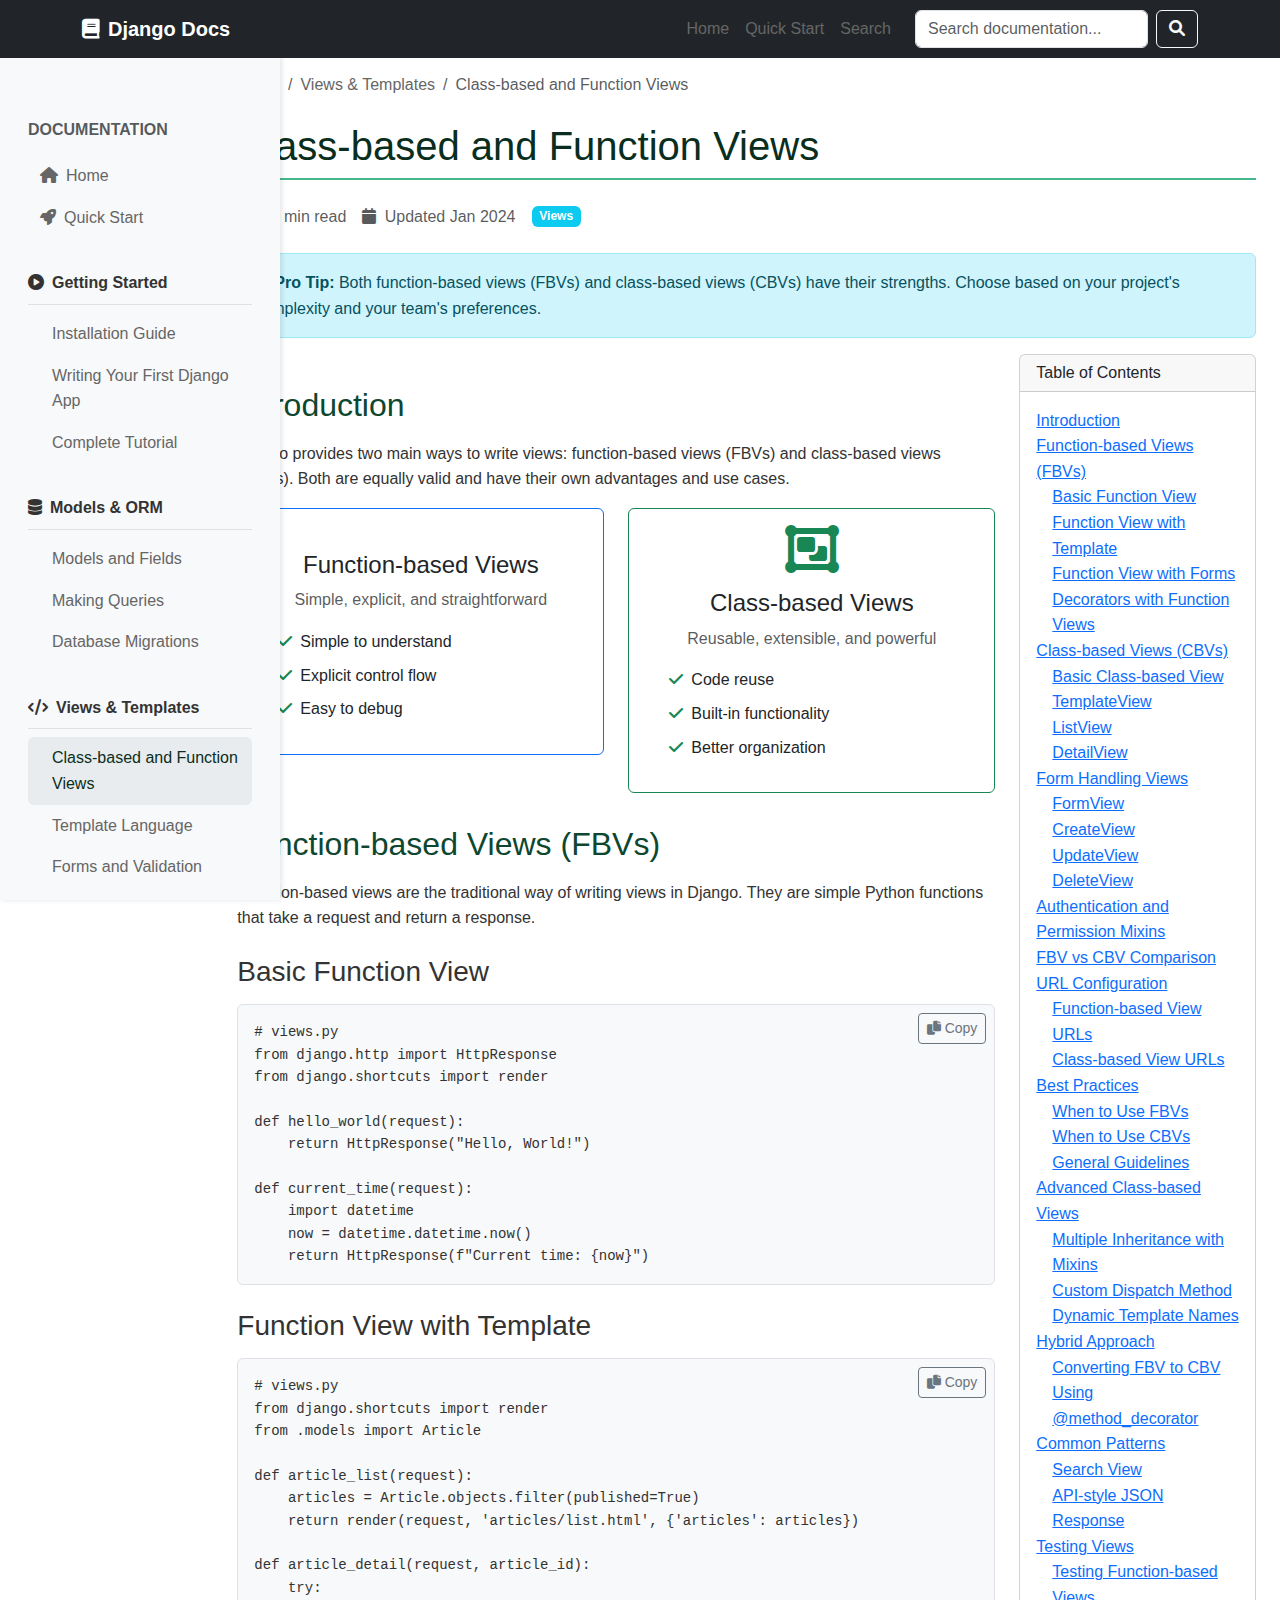
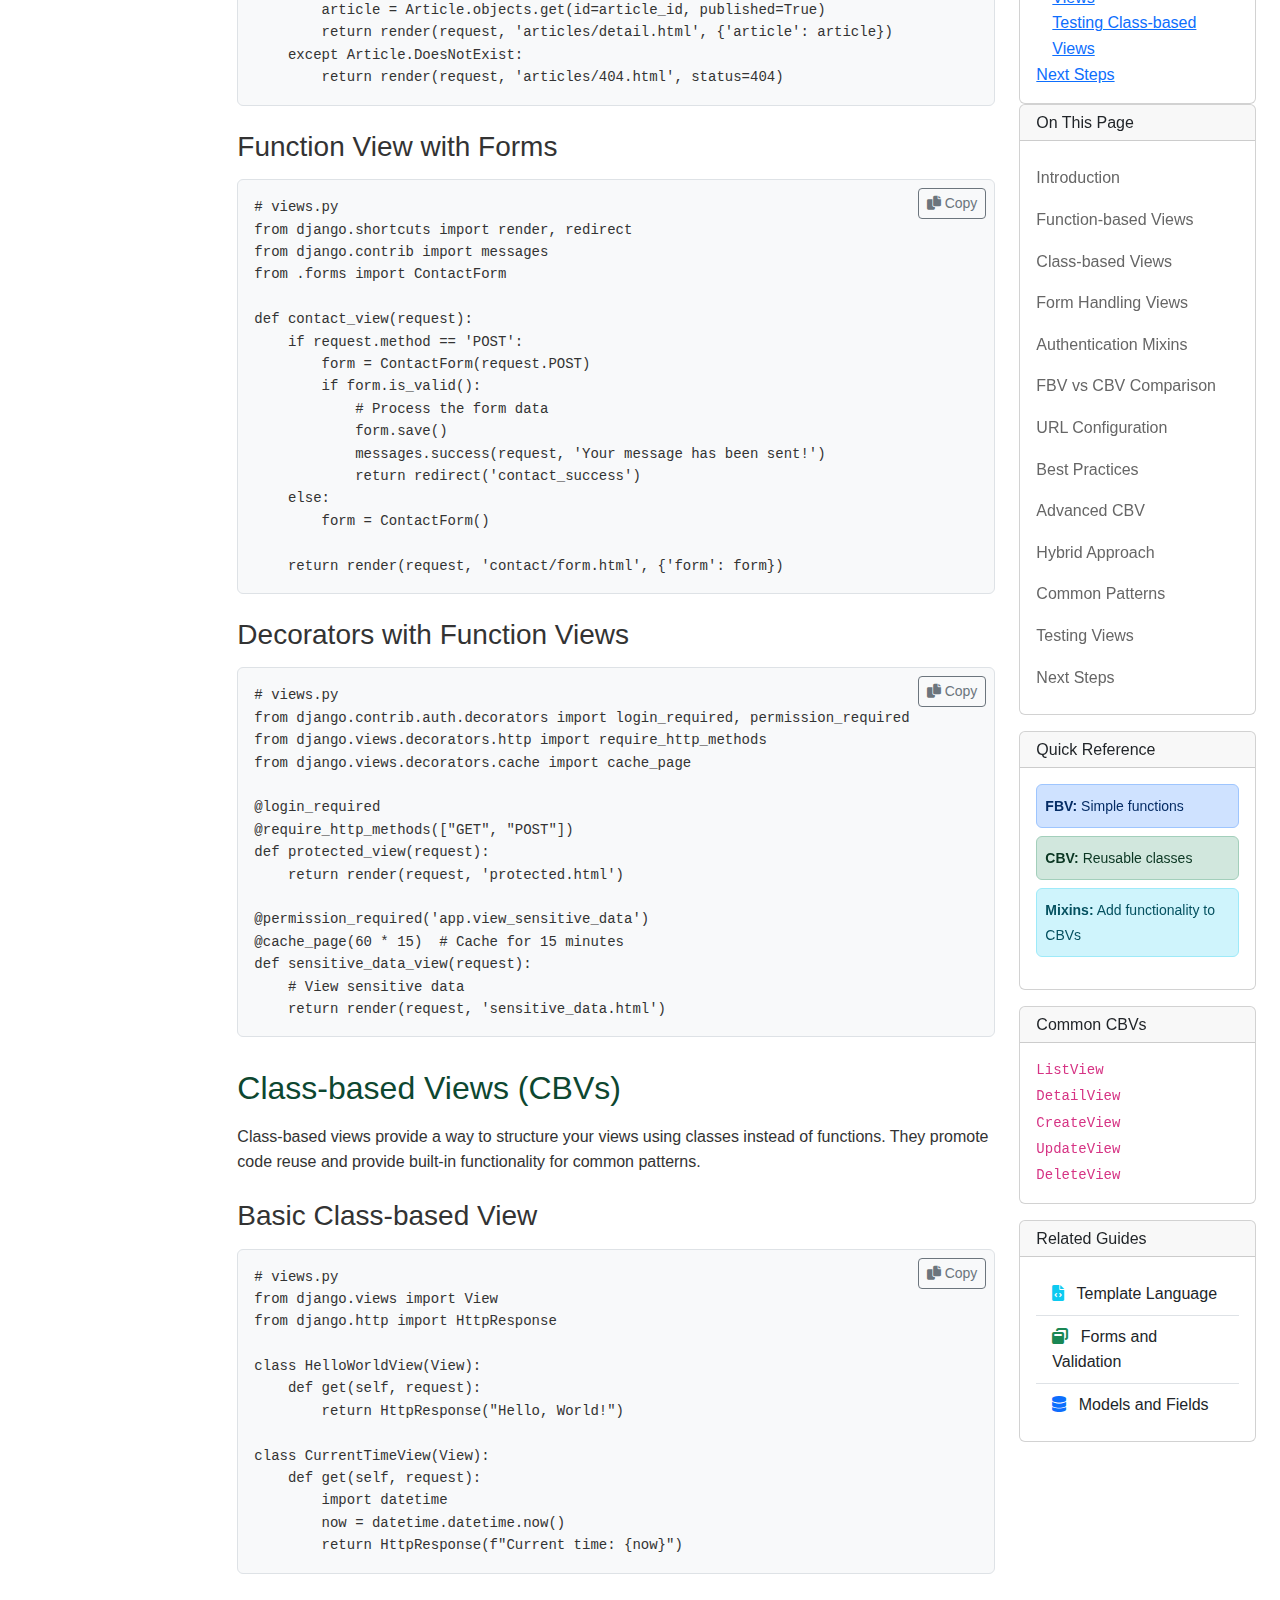
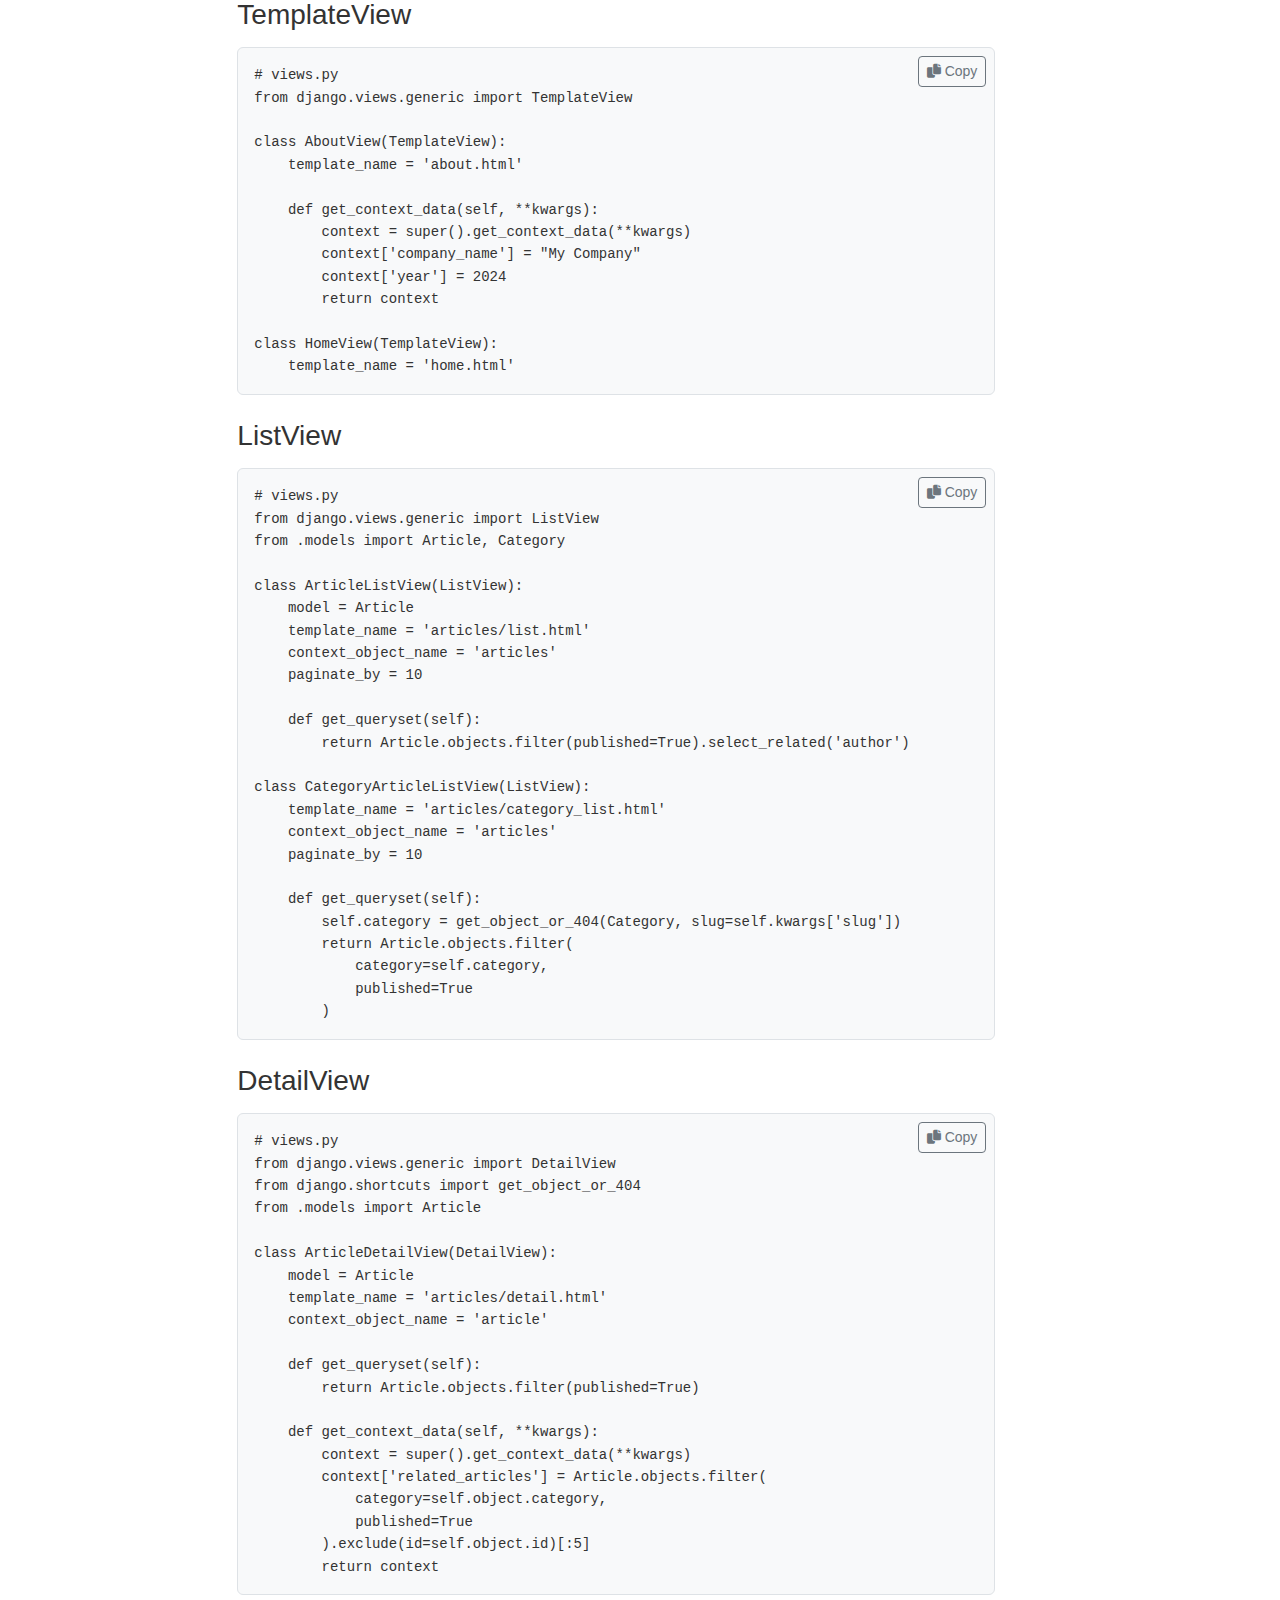
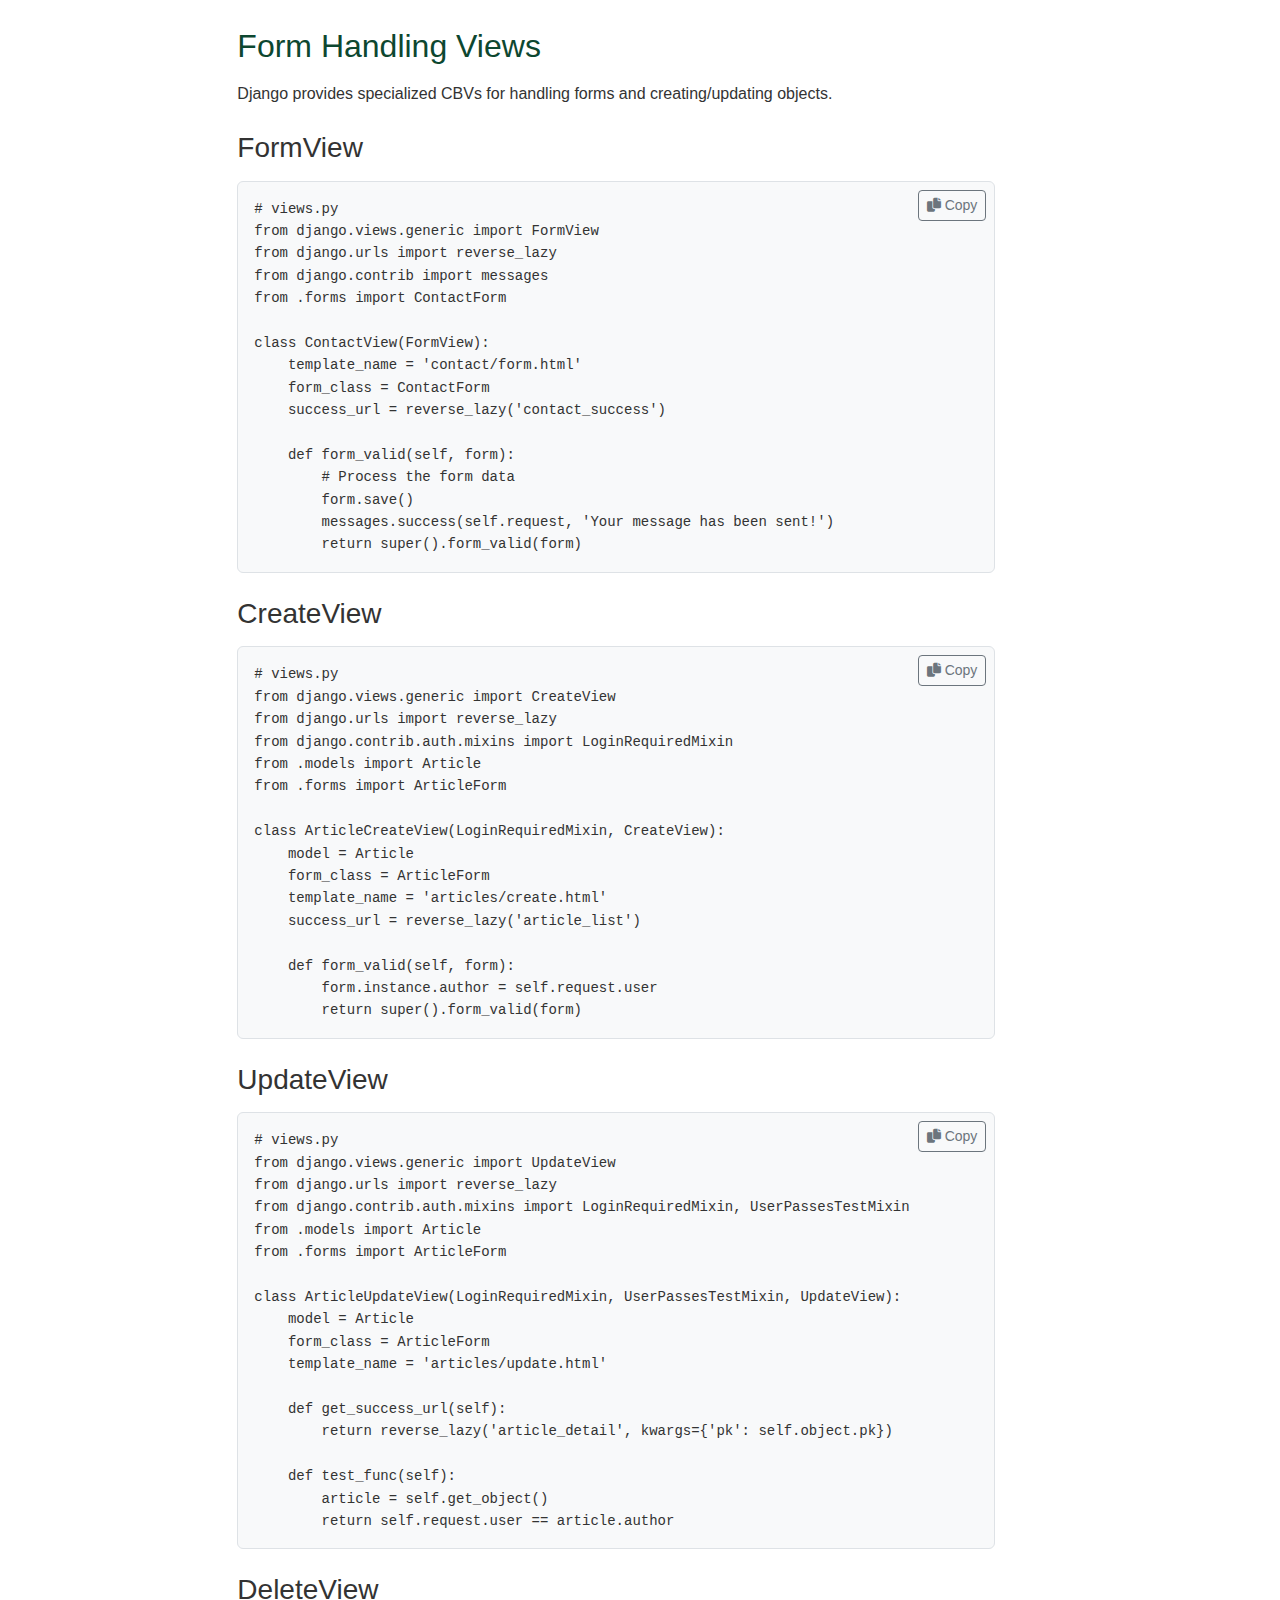
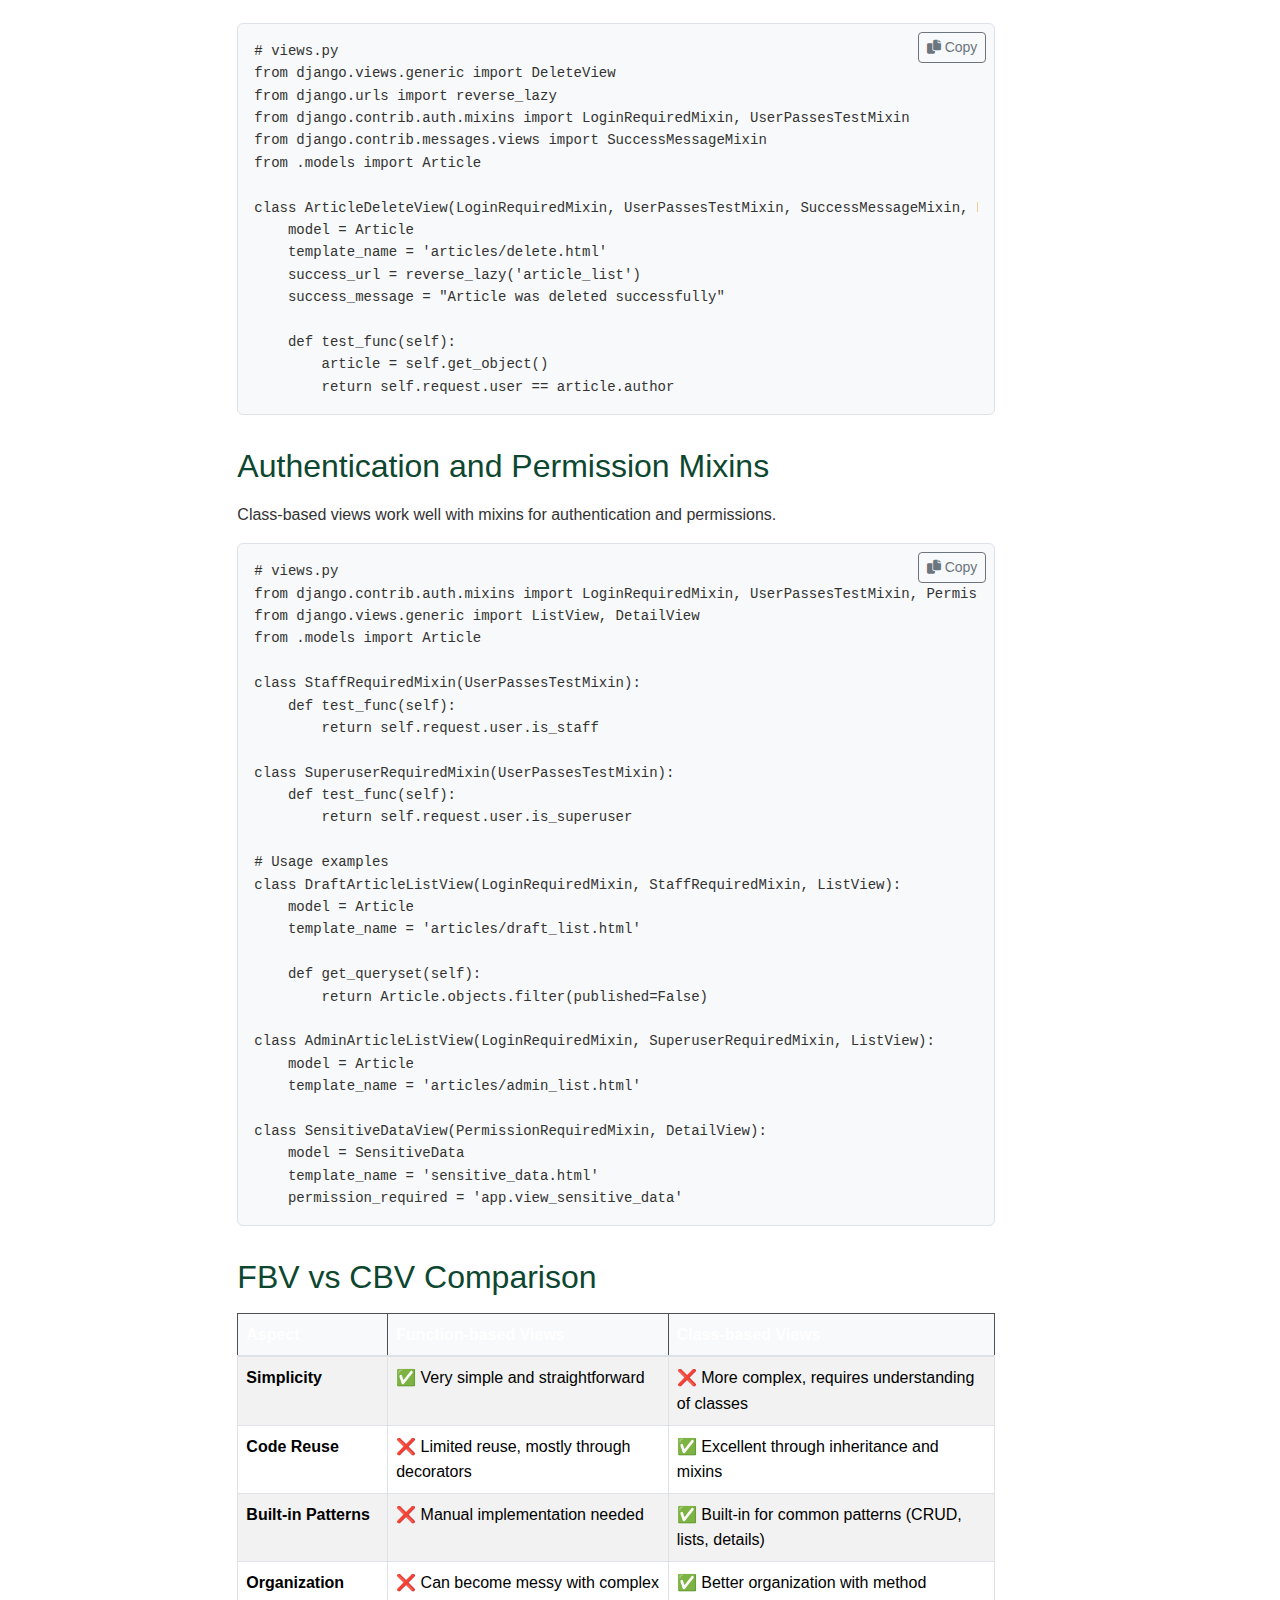
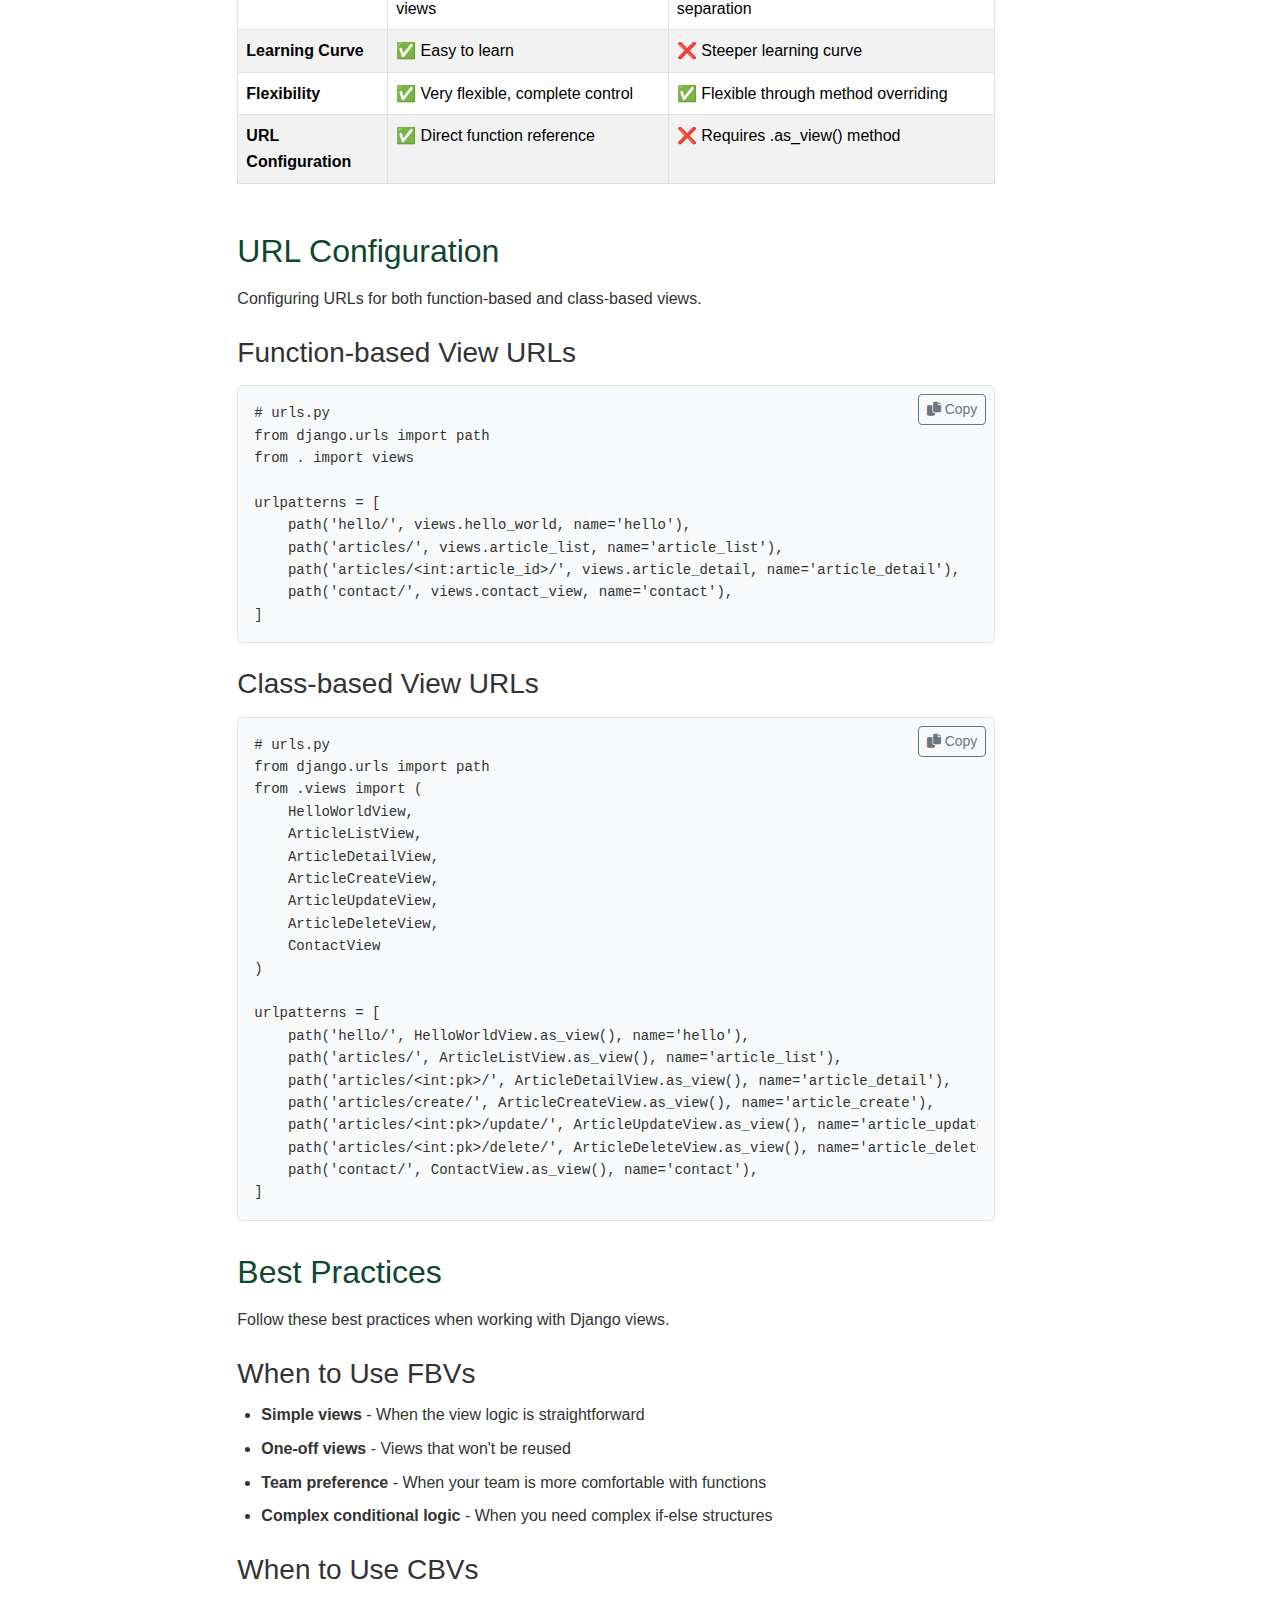
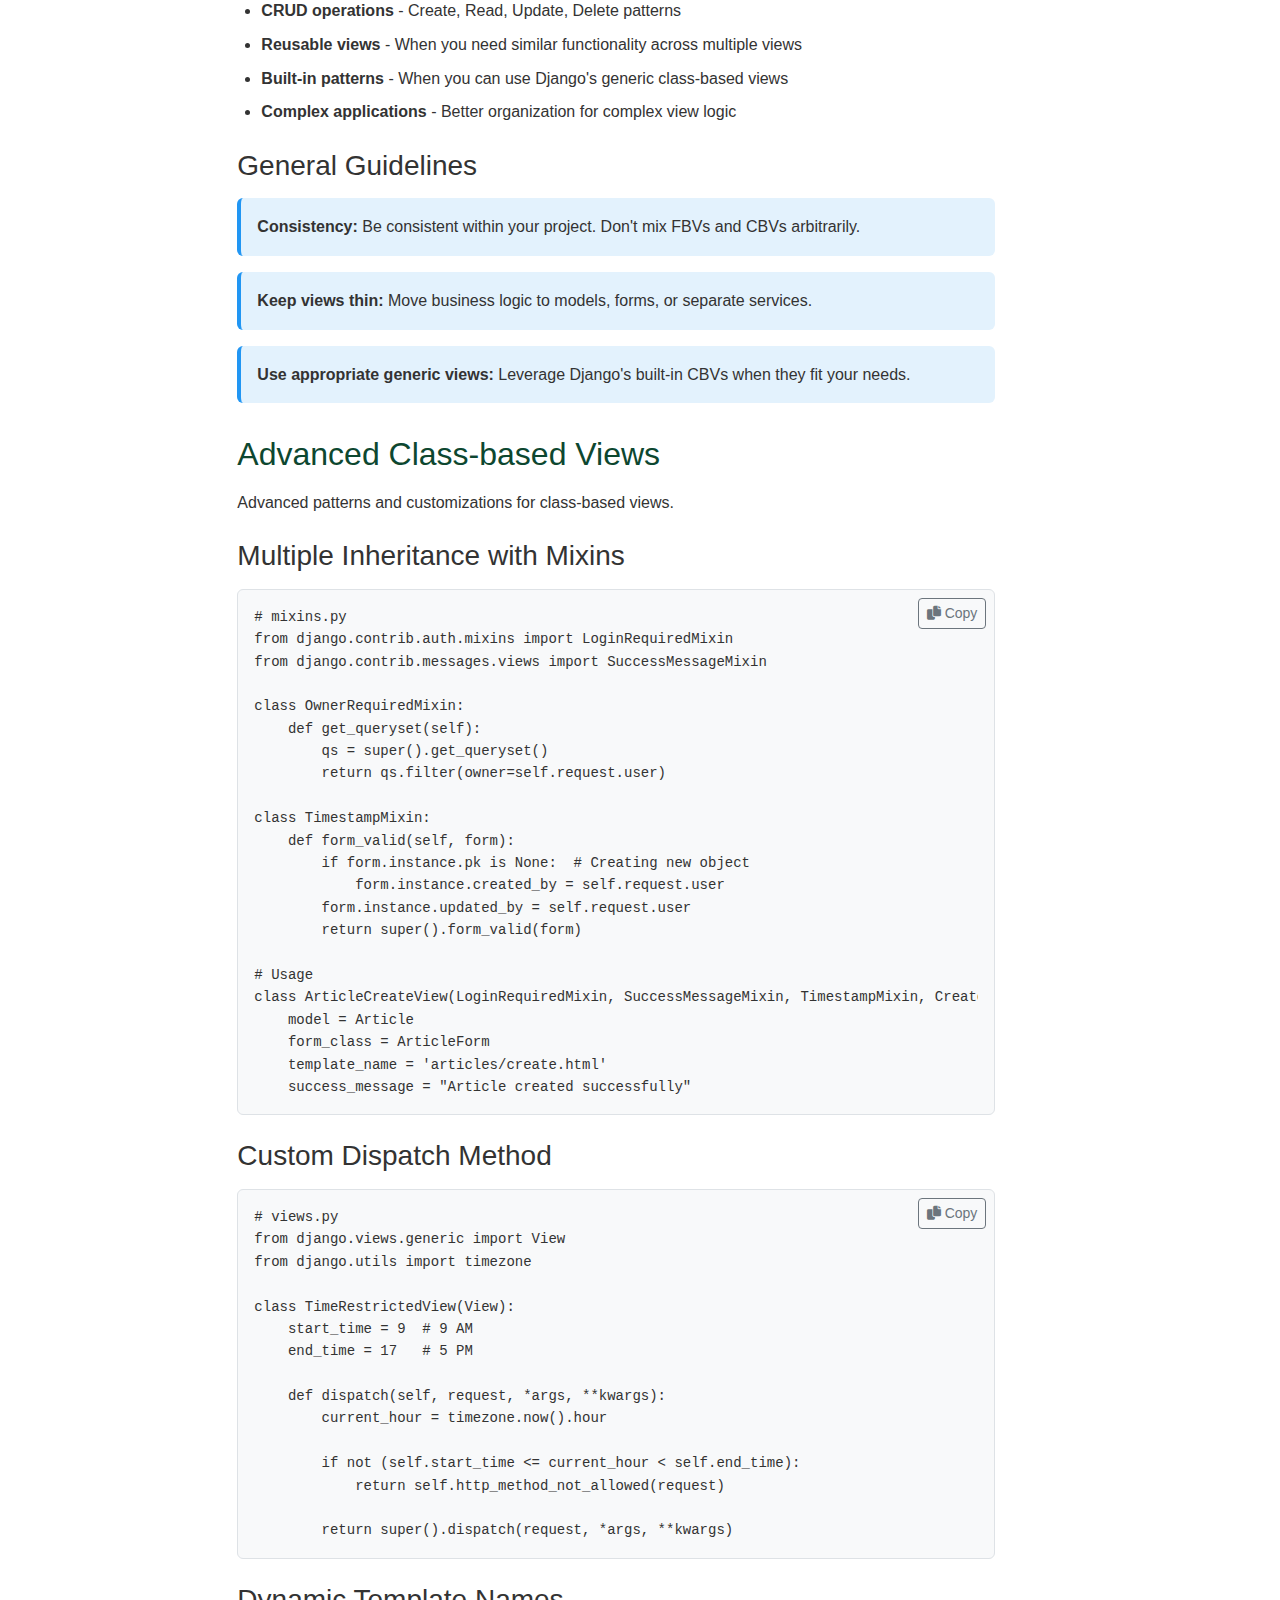
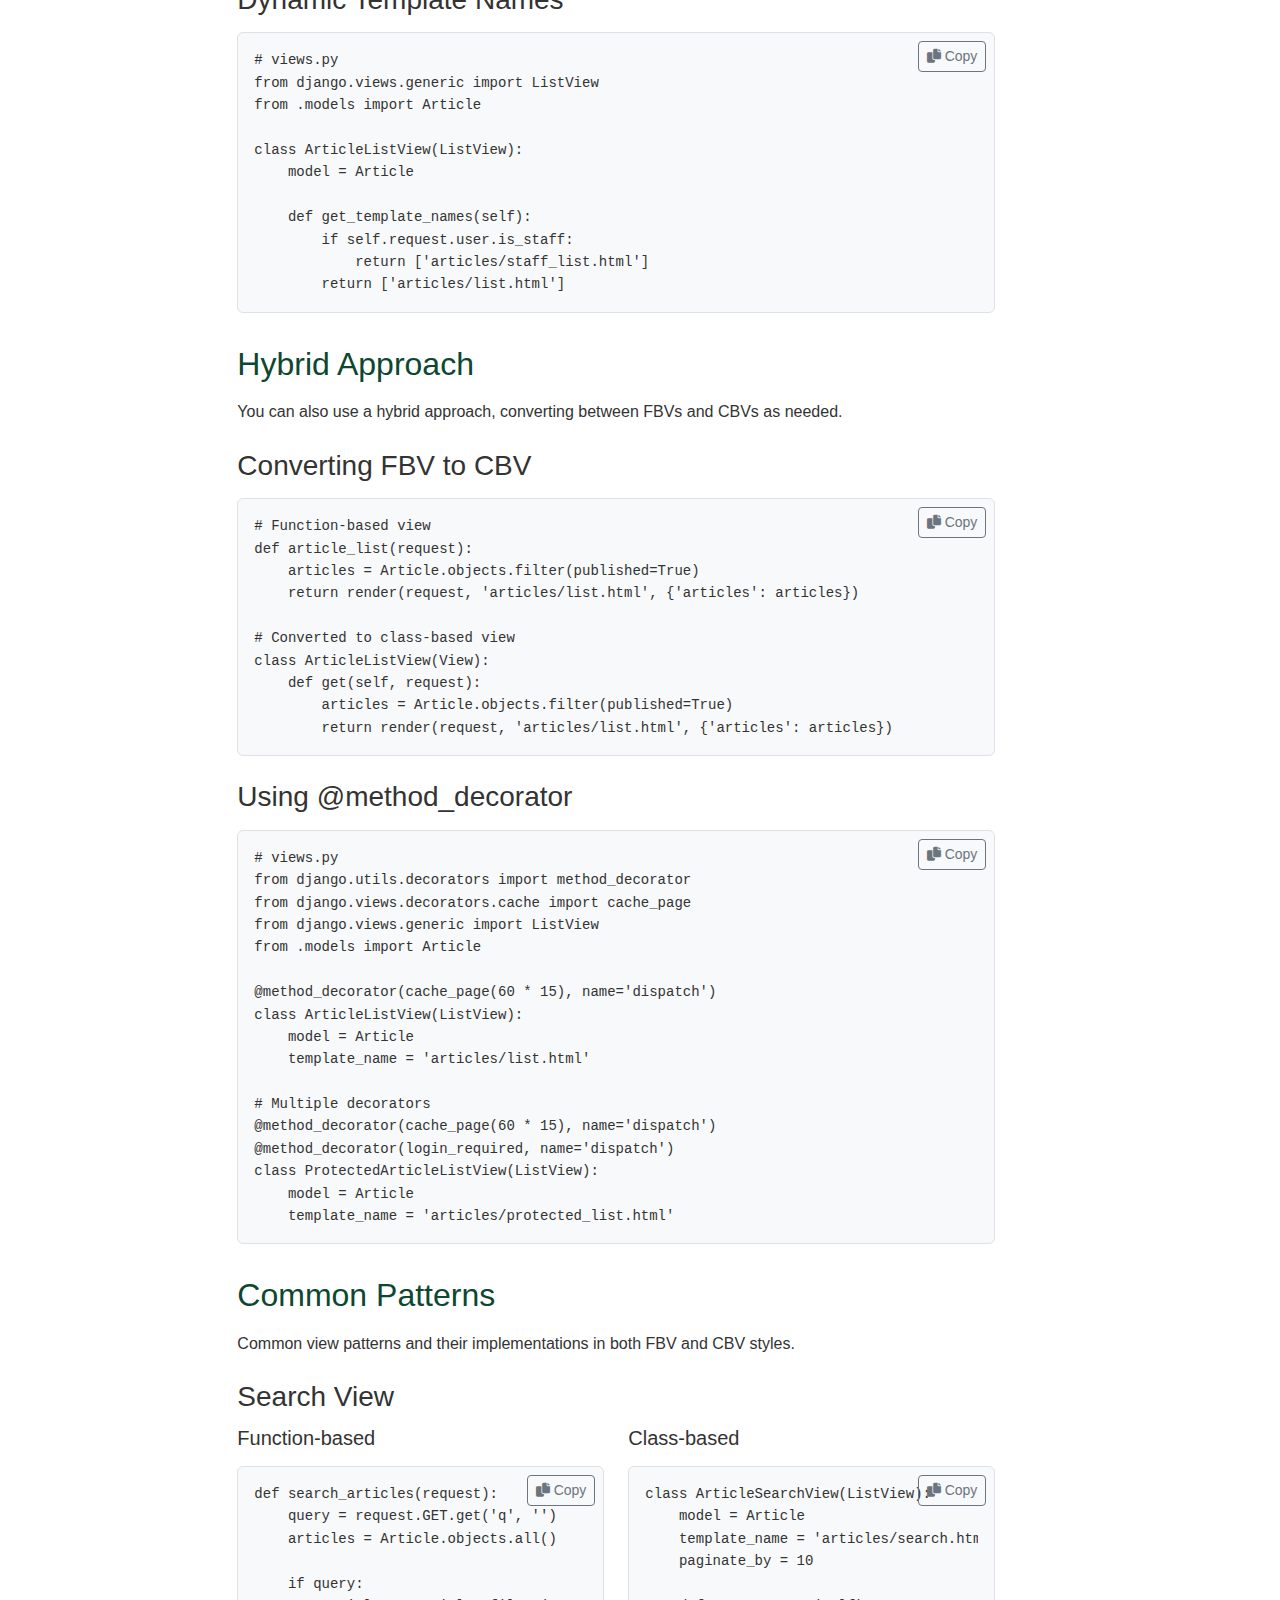
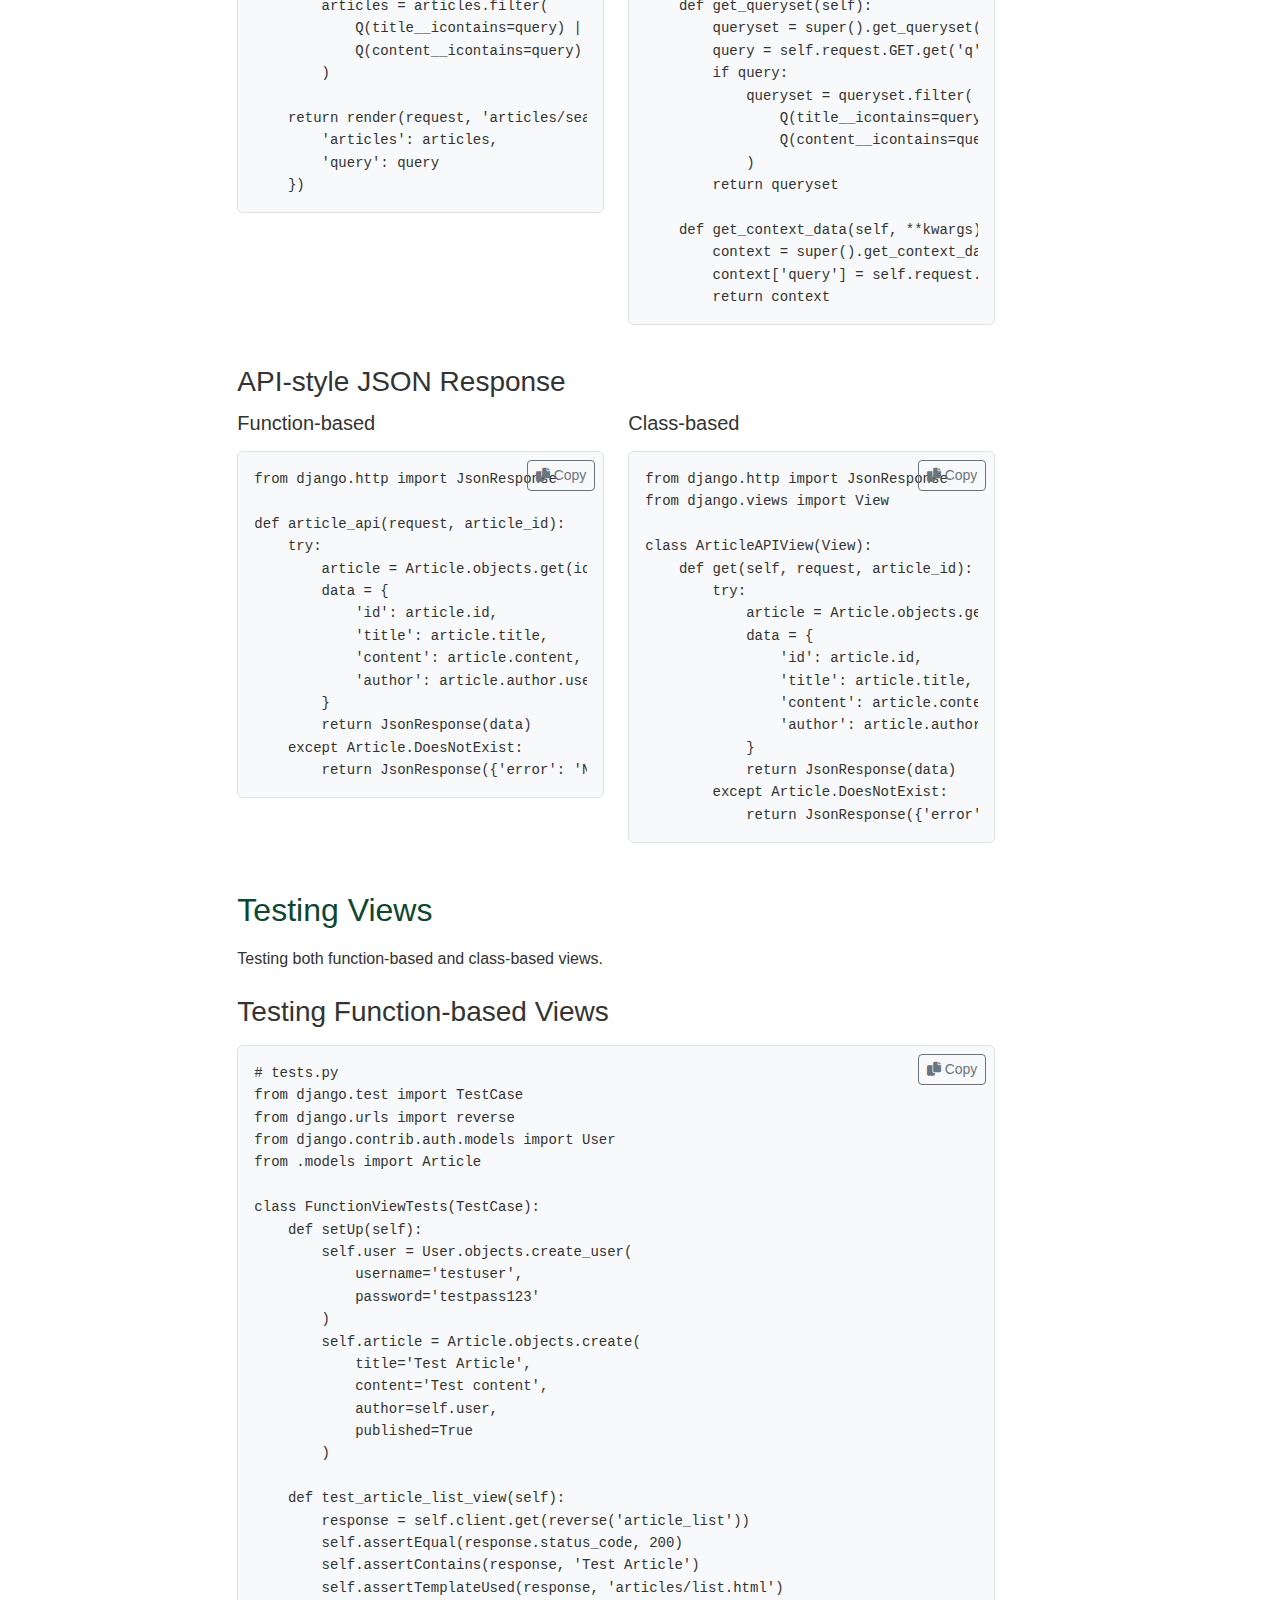
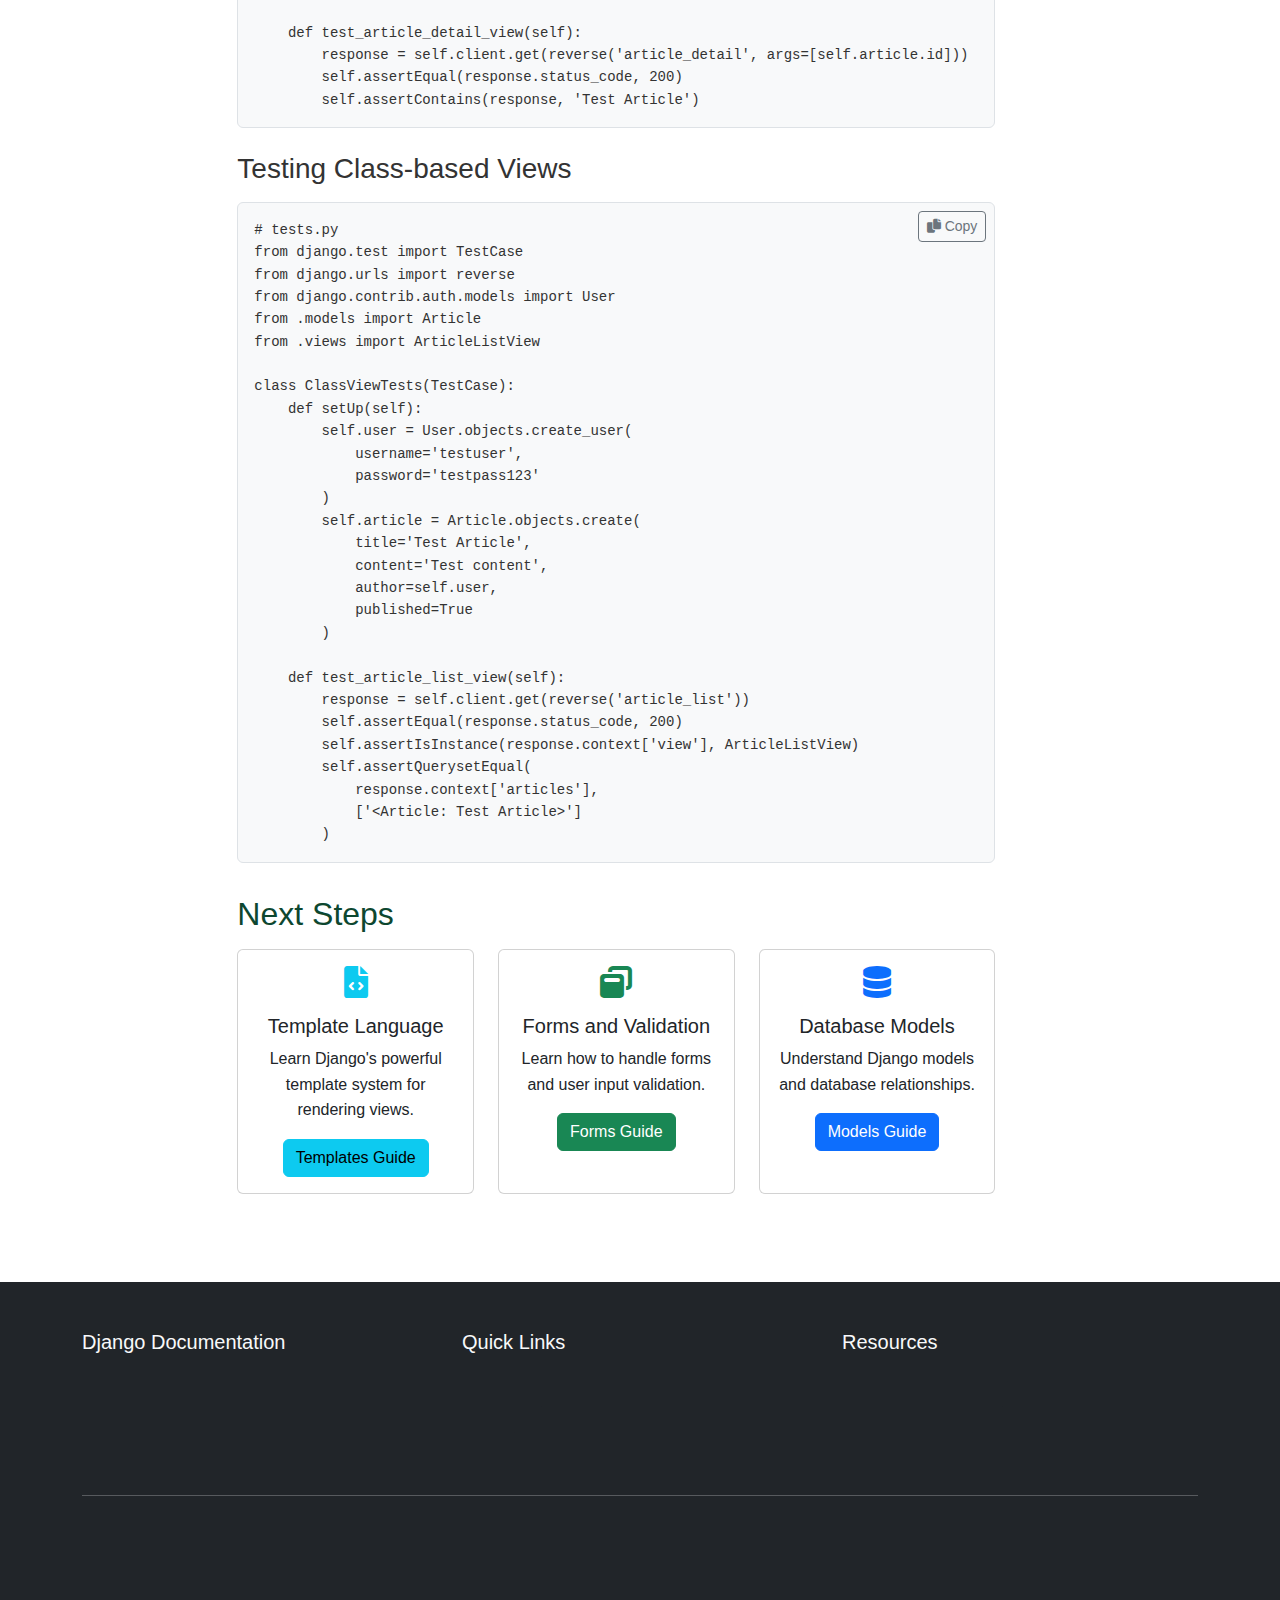
<file: categories/views-templates/views.html>
<!DOCTYPE html>
<html lang="en">
<head>
    <meta charset="UTF-8">
    <meta name="viewport" content="width=device-width, initial-scale=1.0">
    <title>Class-based and Function Views - Django Documentation</title>
    <link href="https://cdn.jsdelivr.net/npm/bootstrap@5.1.3/dist/css/bootstrap.min.css" rel="stylesheet">
    <link href="https://cdnjs.cloudflare.com/ajax/libs/font-awesome/6.0.0/css/all.min.css" rel="stylesheet">
    <link href="../../css/style.css" rel="stylesheet">
</head>
<body>
    <!-- Navigation -->
    <nav class="navbar navbar-expand-lg navbar-dark bg-dark fixed-top">
        <div class="container">
            <a class="navbar-brand" href="../../index.html">
                <i class="fas fa-book me-2"></i>Django Docs
            </a>
            <button class="navbar-toggler" type="button" data-bs-toggle="collapse" data-bs-target="#navbarNav">
                <span class="navbar-toggler-icon"></span>
            </button>
            <div class="collapse navbar-collapse" id="navbarNav">
                <ul class="navbar-nav ms-auto">
                    <li class="nav-item">
                        <a class="nav-link" href="../../index.html">Home</a>
                    </li>
                    <li class="nav-item">
                        <a class="nav-link" href="../../quick-start.html">Quick Start</a>
                    </li>
                    <li class="nav-item">
                        <a class="nav-link" href="../../search.html">Search</a>
                    </li>
                </ul>
                <div class="d-flex ms-3">
                    <div class="search-container">
                        <form action="../../search.html" method="get" class="d-flex">
                            <input type="text" name="q" class="form-control" placeholder="Search documentation...">
                            <button type="submit" class="btn btn-outline-light ms-2">
                                <i class="fas fa-search"></i>
                            </button>
                        </form>
                    </div>
                </div>
            </div>
        </div>
    </nav>

    <div class="container-fluid">
        <div class="row">
            <!-- Sidebar -->
            <nav class="col-md-3 col-lg-2 bg-light sidebar">
                <div class="position-sticky pt-5">
                    <div class="p-3">
                        <h6 class="text-uppercase fw-bold text-muted mb-3">Documentation</h6>
                        
                        <ul class="nav flex-column">
                            <li class="nav-item">
                                <a class="nav-link" href="../../index.html">
                                    <i class="fas fa-home me-2"></i>Home
                                </a>
                            </li>
                            <li class="nav-item">
                                <a class="nav-link" href="../../quick-start.html">
                                    <i class="fas fa-rocket me-2"></i>Quick Start
                                </a>
                            </li>
                            
                            <!-- Getting Started -->
                            <li class="category-header">
                                <i class="fas fa-play-circle me-2"></i>Getting Started
                            </li>
                            <li class="nav-item">
                                <a class="nav-link ps-4" href="../getting-started/installation.html">
                                    Installation Guide
                                </a>
                            </li>
                            <li class="nav-item">
                                <a class="nav-link ps-4" href="../getting-started/first-project.html">
                                    Writing Your First Django App
                                </a>
                            </li>
                            <li class="nav-item">
                                <a class="nav-link ps-4" href="../getting-started/tutorial.html">
                                    Complete Tutorial
                                </a>
                            </li>

                            <!-- Models & ORM -->
                            <li class="category-header">
                                <i class="fas fa-database me-2"></i>Models & ORM
                            </li>
                            <li class="nav-item">
                                <a class="nav-link ps-4" href="../models-orm/models.html">
                                    Models and Fields
                                </a>
                            </li>
                            <li class="nav-item">
                                <a class="nav-link ps-4" href="../models-orm/queries.html">
                                    Making Queries
                                </a>
                            </li>
                            <li class="nav-item">
                                <a class="nav-link ps-4" href="../models-orm/migrations.html">
                                    Database Migrations
                                </a>
                            </li>

                            <!-- Views & Templates -->
                            <li class="category-header">
                                <i class="fas fa-code me-2"></i>Views & Templates
                            </li>
                            <li class="nav-item">
                                <a class="nav-link active ps-4" href="views.html">
                                    Class-based and Function Views
                                </a>
                            </li>
                            <li class="nav-item">
                                <a class="nav-link ps-4" href="templates.html">
                                    Template Language
                                </a>
                            </li>
                            <li class="nav-item">
                                <a class="nav-link ps-4" href="forms.html">
                                    Forms and Validation
                                </a>
                            </li>

                            <!-- Deployment -->
                            <li class="category-header">
                                <i class="fas fa-server me-2"></i>Deployment
                            </li>
                            <li class="nav-item">
                                <a class="nav-link ps-4" href="../deployment/production.html">
                                    Deployment Checklist
                                </a>
                            </li>
                            <li class="nav-item">
                                <a class="nav-link ps-4" href="../deployment/performance.html">
                                    Performance Optimization
                                </a>
                            </li>
                            <li class="nav-item">
                                <a class="nav-link ps-4" href="../deployment/security.html">
                                    Security Best Practices
                                </a>
                            </li>
                        </ul>
                    </div>
                </div>
            </nav>

            <!-- Main content -->
            <main class="col-md-9 col-lg-10 ms-sm-auto px-4 py-4 main-content">
                <div class="pt-5">
                    <nav aria-label="breadcrumb">
                        <ol class="breadcrumb">
                            <li class="breadcrumb-item"><a href="../../index.html">Home</a></li>
                            <li class="breadcrumb-item"><a href="../../index.html">Views & Templates</a></li>
                            <li class="breadcrumb-item active">Class-based and Function Views</li>
                        </ol>
                    </nav>

                    <article class="doc-content">
                        <header class="mb-4">
                            <h1>Class-based and Function Views</h1>
                            <div class="text-muted d-flex align-items-center gap-3">
                                <span><i class="fas fa-clock me-1"></i> 25 min read</span>
                                <span><i class="fas fa-calendar me-1"></i> Updated Jan 2024</span>
                                <span class="badge bg-info">Views</span>
                            </div>
                        </header>

                        <div class="alert alert-info">
                            <strong><i class="fas fa-lightbulb me-2"></i>Pro Tip:</strong> Both function-based views (FBVs) and class-based views (CBVs) have their strengths. Choose based on your project's complexity and your team's preferences.
                        </div>

                        <div class="row">
                            <div class="col-lg-9">
                                <section id="introduction">
                                    <h2>Introduction</h2>
                                    <p>Django provides two main ways to write views: function-based views (FBVs) and class-based views (CBVs). Both are equally valid and have their own advantages and use cases.</p>
                                    
                                    <div class="row text-center mb-4">
                                        <div class="col-md-6">
                                            <div class="card border-primary">
                                                <div class="card-body">
                                                    <i class="fas fa-function fa-3x text-primary mb-3"></i>
                                                    <h4>Function-based Views</h4>
                                                    <p class="text-muted">Simple, explicit, and straightforward</p>
                                                    <ul class="list-unstyled text-start">
                                                        <li><i class="fas fa-check text-success me-2"></i>Simple to understand</li>
                                                        <li><i class="fas fa-check text-success me-2"></i>Explicit control flow</li>
                                                        <li><i class="fas fa-check text-success me-2"></i>Easy to debug</li>
                                                    </ul>
                                                </div>
                                            </div>
                                        </div>
                                        <div class="col-md-6">
                                            <div class="card border-success">
                                                <div class="card-body">
                                                    <i class="fas fa-object-group fa-3x text-success mb-3"></i>
                                                    <h4>Class-based Views</h4>
                                                    <p class="text-muted">Reusable, extensible, and powerful</p>
                                                    <ul class="list-unstyled text-start">
                                                        <li><i class="fas fa-check text-success me-2"></i>Code reuse</li>
                                                        <li><i class="fas fa-check text-success me-2"></i>Built-in functionality</li>
                                                        <li><i class="fas fa-check text-success me-2"></i>Better organization</li>
                                                    </ul>
                                                </div>
                                            </div>
                                        </div>
                                    </div>
                                </section>

                                <section id="function-based-views">
                                    <h2>Function-based Views (FBVs)</h2>
                                    <p>Function-based views are the traditional way of writing views in Django. They are simple Python functions that take a request and return a response.</p>

                                    <h3>Basic Function View</h3>
                                    <div class="code-block">
                                        <pre><code class="language-python"># views.py
from django.http import HttpResponse
from django.shortcuts import render

def hello_world(request):
    return HttpResponse("Hello, World!")

def current_time(request):
    import datetime
    now = datetime.datetime.now()
    return HttpResponse(f"Current time: {now}")</code></pre>
                                    </div>

                                    <h3>Function View with Template</h3>
                                    <div class="code-block">
                                        <pre><code class="language-python"># views.py
from django.shortcuts import render
from .models import Article

def article_list(request):
    articles = Article.objects.filter(published=True)
    return render(request, 'articles/list.html', {'articles': articles})

def article_detail(request, article_id):
    try:
        article = Article.objects.get(id=article_id, published=True)
        return render(request, 'articles/detail.html', {'article': article})
    except Article.DoesNotExist:
        return render(request, 'articles/404.html', status=404)</code></pre>
                                    </div>

                                    <h3>Function View with Forms</h3>
                                    <div class="code-block">
                                        <pre><code class="language-python"># views.py
from django.shortcuts import render, redirect
from django.contrib import messages
from .forms import ContactForm

def contact_view(request):
    if request.method == 'POST':
        form = ContactForm(request.POST)
        if form.is_valid():
            # Process the form data
            form.save()
            messages.success(request, 'Your message has been sent!')
            return redirect('contact_success')
    else:
        form = ContactForm()
    
    return render(request, 'contact/form.html', {'form': form})</code></pre>
                                    </div>

                                    <h3>Decorators with Function Views</h3>
                                    <div class="code-block">
                                        <pre><code class="language-python"># views.py
from django.contrib.auth.decorators import login_required, permission_required
from django.views.decorators.http import require_http_methods
from django.views.decorators.cache import cache_page

@login_required
@require_http_methods(["GET", "POST"])
def protected_view(request):
    return render(request, 'protected.html')

@permission_required('app.view_sensitive_data')
@cache_page(60 * 15)  # Cache for 15 minutes
def sensitive_data_view(request):
    # View sensitive data
    return render(request, 'sensitive_data.html')</code></pre>
                                    </div>
                                </section>

                                <section id="class-based-views">
                                    <h2>Class-based Views (CBVs)</h2>
                                    <p>Class-based views provide a way to structure your views using classes instead of functions. They promote code reuse and provide built-in functionality for common patterns.</p>

                                    <h3>Basic Class-based View</h3>
                                    <div class="code-block">
                                        <pre><code class="language-python"># views.py
from django.views import View
from django.http import HttpResponse

class HelloWorldView(View):
    def get(self, request):
        return HttpResponse("Hello, World!")

class CurrentTimeView(View):
    def get(self, request):
        import datetime
        now = datetime.datetime.now()
        return HttpResponse(f"Current time: {now}")</code></pre>
                                    </div>

                                    <h3>TemplateView</h3>
                                    <div class="code-block">
                                        <pre><code class="language-python"># views.py
from django.views.generic import TemplateView

class AboutView(TemplateView):
    template_name = 'about.html'
    
    def get_context_data(self, **kwargs):
        context = super().get_context_data(**kwargs)
        context['company_name'] = "My Company"
        context['year'] = 2024
        return context

class HomeView(TemplateView):
    template_name = 'home.html'</code></pre>
                                    </div>

                                    <h3>ListView</h3>
                                    <div class="code-block">
                                        <pre><code class="language-python"># views.py
from django.views.generic import ListView
from .models import Article, Category

class ArticleListView(ListView):
    model = Article
    template_name = 'articles/list.html'
    context_object_name = 'articles'
    paginate_by = 10
    
    def get_queryset(self):
        return Article.objects.filter(published=True).select_related('author')

class CategoryArticleListView(ListView):
    template_name = 'articles/category_list.html'
    context_object_name = 'articles'
    paginate_by = 10
    
    def get_queryset(self):
        self.category = get_object_or_404(Category, slug=self.kwargs['slug'])
        return Article.objects.filter(
            category=self.category, 
            published=True
        )</code></pre>
                                    </div>

                                    <h3>DetailView</h3>
                                    <div class="code-block">
                                        <pre><code class="language-python"># views.py
from django.views.generic import DetailView
from django.shortcuts import get_object_or_404
from .models import Article

class ArticleDetailView(DetailView):
    model = Article
    template_name = 'articles/detail.html'
    context_object_name = 'article'
    
    def get_queryset(self):
        return Article.objects.filter(published=True)
    
    def get_context_data(self, **kwargs):
        context = super().get_context_data(**kwargs)
        context['related_articles'] = Article.objects.filter(
            category=self.object.category,
            published=True
        ).exclude(id=self.object.id)[:5]
        return context</code></pre>
                                    </div>
                                </section>

                                <section id="form-handling-views">
                                    <h2>Form Handling Views</h2>
                                    <p>Django provides specialized CBVs for handling forms and creating/updating objects.</p>

                                    <h3>FormView</h3>
                                    <div class="code-block">
                                        <pre><code class="language-python"># views.py
from django.views.generic import FormView
from django.urls import reverse_lazy
from django.contrib import messages
from .forms import ContactForm

class ContactView(FormView):
    template_name = 'contact/form.html'
    form_class = ContactForm
    success_url = reverse_lazy('contact_success')
    
    def form_valid(self, form):
        # Process the form data
        form.save()
        messages.success(self.request, 'Your message has been sent!')
        return super().form_valid(form)</code></pre>
                                    </div>

                                    <h3>CreateView</h3>
                                    <div class="code-block">
                                        <pre><code class="language-python"># views.py
from django.views.generic import CreateView
from django.urls import reverse_lazy
from django.contrib.auth.mixins import LoginRequiredMixin
from .models import Article
from .forms import ArticleForm

class ArticleCreateView(LoginRequiredMixin, CreateView):
    model = Article
    form_class = ArticleForm
    template_name = 'articles/create.html'
    success_url = reverse_lazy('article_list')
    
    def form_valid(self, form):
        form.instance.author = self.request.user
        return super().form_valid(form)</code></pre>
                                    </div>

                                    <h3>UpdateView</h3>
                                    <div class="code-block">
                                        <pre><code class="language-python"># views.py
from django.views.generic import UpdateView
from django.urls import reverse_lazy
from django.contrib.auth.mixins import LoginRequiredMixin, UserPassesTestMixin
from .models import Article
from .forms import ArticleForm

class ArticleUpdateView(LoginRequiredMixin, UserPassesTestMixin, UpdateView):
    model = Article
    form_class = ArticleForm
    template_name = 'articles/update.html'
    
    def get_success_url(self):
        return reverse_lazy('article_detail', kwargs={'pk': self.object.pk})
    
    def test_func(self):
        article = self.get_object()
        return self.request.user == article.author</code></pre>
                                    </div>

                                    <h3>DeleteView</h3>
                                    <div class="code-block">
                                        <pre><code class="language-python"># views.py
from django.views.generic import DeleteView
from django.urls import reverse_lazy
from django.contrib.auth.mixins import LoginRequiredMixin, UserPassesTestMixin
from django.contrib.messages.views import SuccessMessageMixin
from .models import Article

class ArticleDeleteView(LoginRequiredMixin, UserPassesTestMixin, SuccessMessageMixin, DeleteView):
    model = Article
    template_name = 'articles/delete.html'
    success_url = reverse_lazy('article_list')
    success_message = "Article was deleted successfully"
    
    def test_func(self):
        article = self.get_object()
        return self.request.user == article.author</code></pre>
                                    </div>
                                </section>

                                <section id="authentication-mixins">
                                    <h2>Authentication and Permission Mixins</h2>
                                    <p>Class-based views work well with mixins for authentication and permissions.</p>

                                    <div class="code-block">
                                        <pre><code class="language-python"># views.py
from django.contrib.auth.mixins import LoginRequiredMixin, UserPassesTestMixin, PermissionRequiredMixin
from django.views.generic import ListView, DetailView
from .models import Article

class StaffRequiredMixin(UserPassesTestMixin):
    def test_func(self):
        return self.request.user.is_staff

class SuperuserRequiredMixin(UserPassesTestMixin):
    def test_func(self):
        return self.request.user.is_superuser

# Usage examples
class DraftArticleListView(LoginRequiredMixin, StaffRequiredMixin, ListView):
    model = Article
    template_name = 'articles/draft_list.html'
    
    def get_queryset(self):
        return Article.objects.filter(published=False)

class AdminArticleListView(LoginRequiredMixin, SuperuserRequiredMixin, ListView):
    model = Article
    template_name = 'articles/admin_list.html'

class SensitiveDataView(PermissionRequiredMixin, DetailView):
    model = SensitiveData
    template_name = 'sensitive_data.html'
    permission_required = 'app.view_sensitive_data'</code></pre>
                                    </div>
                                </section>

                                <section id="comparison">
                                    <h2>FBV vs CBV Comparison</h2>
                                    <div class="table-responsive">
                                        <table class="table table-bordered table-striped">
                                            <thead class="table-dark">
                                                <tr>
                                                    <th>Aspect</th>
                                                    <th>Function-based Views</th>
                                                    <th>Class-based Views</th>
                                                </tr>
                                            </thead>
                                            <tbody>
                                                <tr>
                                                    <td><strong>Simplicity</strong></td>
                                                    <td>✅ Very simple and straightforward</td>
                                                    <td>❌ More complex, requires understanding of classes</td>
                                                </tr>
                                                <tr>
                                                    <td><strong>Code Reuse</strong></td>
                                                    <td>❌ Limited reuse, mostly through decorators</td>
                                                    <td>✅ Excellent through inheritance and mixins</td>
                                                </tr>
                                                <tr>
                                                    <td><strong>Built-in Patterns</strong></td>
                                                    <td>❌ Manual implementation needed</td>
                                                    <td>✅ Built-in for common patterns (CRUD, lists, details)</td>
                                                </tr>
                                                <tr>
                                                    <td><strong>Organization</strong></td>
                                                    <td>❌ Can become messy with complex views</td>
                                                    <td>✅ Better organization with method separation</td>
                                                </tr>
                                                <tr>
                                                    <td><strong>Learning Curve</strong></td>
                                                    <td>✅ Easy to learn</td>
                                                    <td>❌ Steeper learning curve</td>
                                                </tr>
                                                <tr>
                                                    <td><strong>Flexibility</strong></td>
                                                    <td>✅ Very flexible, complete control</td>
                                                    <td>✅ Flexible through method overriding</td>
                                                </tr>
                                                <tr>
                                                    <td><strong>URL Configuration</strong></td>
                                                    <td>✅ Direct function reference</td>
                                                    <td>❌ Requires .as_view() method</td>
                                                </tr>
                                            </tbody>
                                        </table>
                                    </div>
                                </section>

                                <section id="url-configuration">
                                    <h2>URL Configuration</h2>
                                    <p>Configuring URLs for both function-based and class-based views.</p>

                                    <h3>Function-based View URLs</h3>
                                    <div class="code-block">
                                        <pre><code class="language-python"># urls.py
from django.urls import path
from . import views

urlpatterns = [
    path('hello/', views.hello_world, name='hello'),
    path('articles/', views.article_list, name='article_list'),
    path('articles/&lt;int:article_id&gt;/', views.article_detail, name='article_detail'),
    path('contact/', views.contact_view, name='contact'),
]</code></pre>
                                    </div>

                                    <h3>Class-based View URLs</h3>
                                    <div class="code-block">
                                        <pre><code class="language-python"># urls.py
from django.urls import path
from .views import (
    HelloWorldView, 
    ArticleListView, 
    ArticleDetailView,
    ArticleCreateView,
    ArticleUpdateView,
    ArticleDeleteView,
    ContactView
)

urlpatterns = [
    path('hello/', HelloWorldView.as_view(), name='hello'),
    path('articles/', ArticleListView.as_view(), name='article_list'),
    path('articles/&lt;int:pk&gt;/', ArticleDetailView.as_view(), name='article_detail'),
    path('articles/create/', ArticleCreateView.as_view(), name='article_create'),
    path('articles/&lt;int:pk&gt;/update/', ArticleUpdateView.as_view(), name='article_update'),
    path('articles/&lt;int:pk&gt;/delete/', ArticleDeleteView.as_view(), name='article_delete'),
    path('contact/', ContactView.as_view(), name='contact'),
]</code></pre>
                                    </div>
                                </section>

                                <section id="best-practices">
                                    <h2>Best Practices</h2>
                                    <p>Follow these best practices when working with Django views.</p>

                                    <h3>When to Use FBVs</h3>
                                    <ul>
                                        <li><strong>Simple views</strong> - When the view logic is straightforward</li>
                                        <li><strong>One-off views</strong> - Views that won't be reused</li>
                                        <li><strong>Team preference</strong> - When your team is more comfortable with functions</li>
                                        <li><strong>Complex conditional logic</strong> - When you need complex if-else structures</li>
                                    </ul>

                                    <h3>When to Use CBVs</h3>
                                    <ul>
                                        <li><strong>CRUD operations</strong> - Create, Read, Update, Delete patterns</li>
                                        <li><strong>Reusable views</strong> - When you need similar functionality across multiple views</li>
                                        <li><strong>Built-in patterns</strong> - When you can use Django's generic class-based views</li>
                                        <li><strong>Complex applications</strong> - Better organization for complex view logic</li>
                                    </ul>

                                    <h3>General Guidelines</h3>
                                    <div class="alert-note">
                                        <strong>Consistency:</strong> Be consistent within your project. Don't mix FBVs and CBVs arbitrarily.
                                    </div>
                                    <div class="alert-note">
                                        <strong>Keep views thin:</strong> Move business logic to models, forms, or separate services.
                                    </div>
                                    <div class="alert-note">
                                        <strong>Use appropriate generic views:</strong> Leverage Django's built-in CBVs when they fit your needs.
                                    </div>
                                </section>

                                <section id="advanced-cbv">
                                    <h2>Advanced Class-based Views</h2>
                                    <p>Advanced patterns and customizations for class-based views.</p>

                                    <h3>Multiple Inheritance with Mixins</h3>
                                    <div class="code-block">
                                        <pre><code class="language-python"># mixins.py
from django.contrib.auth.mixins import LoginRequiredMixin
from django.contrib.messages.views import SuccessMessageMixin

class OwnerRequiredMixin:
    def get_queryset(self):
        qs = super().get_queryset()
        return qs.filter(owner=self.request.user)

class TimestampMixin:
    def form_valid(self, form):
        if form.instance.pk is None:  # Creating new object
            form.instance.created_by = self.request.user
        form.instance.updated_by = self.request.user
        return super().form_valid(form)

# Usage
class ArticleCreateView(LoginRequiredMixin, SuccessMessageMixin, TimestampMixin, CreateView):
    model = Article
    form_class = ArticleForm
    template_name = 'articles/create.html'
    success_message = "Article created successfully"</code></pre>
                                    </div>

                                    <h3>Custom Dispatch Method</h3>
                                    <div class="code-block">
                                        <pre><code class="language-python"># views.py
from django.views.generic import View
from django.utils import timezone

class TimeRestrictedView(View):
    start_time = 9  # 9 AM
    end_time = 17   # 5 PM
    
    def dispatch(self, request, *args, **kwargs):
        current_hour = timezone.now().hour
        
        if not (self.start_time <= current_hour < self.end_time):
            return self.http_method_not_allowed(request)
        
        return super().dispatch(request, *args, **kwargs)</code></pre>
                                    </div>

                                    <h3>Dynamic Template Names</h3>
                                    <div class="code-block">
                                        <pre><code class="language-python"># views.py
from django.views.generic import ListView
from .models import Article

class ArticleListView(ListView):
    model = Article
    
    def get_template_names(self):
        if self.request.user.is_staff:
            return ['articles/staff_list.html']
        return ['articles/list.html']</code></pre>
                                    </div>
                                </section>

                                <section id="hybrid-approach">
                                    <h2>Hybrid Approach</h2>
                                    <p>You can also use a hybrid approach, converting between FBVs and CBVs as needed.</p>

                                    <h3>Converting FBV to CBV</h3>
                                    <div class="code-block">
                                        <pre><code class="language-python"># Function-based view
def article_list(request):
    articles = Article.objects.filter(published=True)
    return render(request, 'articles/list.html', {'articles': articles})

# Converted to class-based view
class ArticleListView(View):
    def get(self, request):
        articles = Article.objects.filter(published=True)
        return render(request, 'articles/list.html', {'articles': articles})</code></pre>
                                    </div>

                                    <h3>Using @method_decorator</h3>
                                    <div class="code-block">
                                        <pre><code class="language-python"># views.py
from django.utils.decorators import method_decorator
from django.views.decorators.cache import cache_page
from django.views.generic import ListView
from .models import Article

@method_decorator(cache_page(60 * 15), name='dispatch')
class ArticleListView(ListView):
    model = Article
    template_name = 'articles/list.html'

# Multiple decorators
@method_decorator(cache_page(60 * 15), name='dispatch')
@method_decorator(login_required, name='dispatch')
class ProtectedArticleListView(ListView):
    model = Article
    template_name = 'articles/protected_list.html'</code></pre>
                                    </div>
                                </section>

                                <section id="common-patterns">
                                    <h2>Common Patterns</h2>
                                    <p>Common view patterns and their implementations in both FBV and CBV styles.</p>

                                    <h3>Search View</h3>
                                    <div class="row">
                                        <div class="col-md-6">
                                            <h5>Function-based</h5>
                                            <div class="code-block">
                                                <pre><code class="language-python">def search_articles(request):
    query = request.GET.get('q', '')
    articles = Article.objects.all()
    
    if query:
        articles = articles.filter(
            Q(title__icontains=query) | 
            Q(content__icontains=query)
        )
    
    return render(request, 'articles/search.html', {
        'articles': articles,
        'query': query
    })</code></pre>
                                            </div>
                                        </div>
                                        <div class="col-md-6">
                                            <h5>Class-based</h5>
                                            <div class="code-block">
                                                <pre><code class="language-python">class ArticleSearchView(ListView):
    model = Article
    template_name = 'articles/search.html'
    paginate_by = 10
    
    def get_queryset(self):
        queryset = super().get_queryset()
        query = self.request.GET.get('q')
        if query:
            queryset = queryset.filter(
                Q(title__icontains=query) | 
                Q(content__icontains=query)
            )
        return queryset
    
    def get_context_data(self, **kwargs):
        context = super().get_context_data(**kwargs)
        context['query'] = self.request.GET.get('q', '')
        return context</code></pre>
                                            </div>
                                        </div>
                                    </div>

                                    <h3>API-style JSON Response</h3>
                                    <div class="row">
                                        <div class="col-md-6">
                                            <h5>Function-based</h5>
                                            <div class="code-block">
                                                <pre><code class="language-python">from django.http import JsonResponse

def article_api(request, article_id):
    try:
        article = Article.objects.get(id=article_id)
        data = {
            'id': article.id,
            'title': article.title,
            'content': article.content,
            'author': article.author.username,
        }
        return JsonResponse(data)
    except Article.DoesNotExist:
        return JsonResponse({'error': 'Not found'}, status=404)</code></pre>
                                            </div>
                                        </div>
                                        <div class="col-md-6">
                                            <h5>Class-based</h5>
                                            <div class="code-block">
                                                <pre><code class="language-python">from django.http import JsonResponse
from django.views import View

class ArticleAPIView(View):
    def get(self, request, article_id):
        try:
            article = Article.objects.get(id=article_id)
            data = {
                'id': article.id,
                'title': article.title,
                'content': article.content,
                'author': article.author.username,
            }
            return JsonResponse(data)
        except Article.DoesNotExist:
            return JsonResponse({'error': 'Not found'}, status=404)</code></pre>
                                            </div>
                                        </div>
                                    </div>
                                </section>

                                <section id="testing-views">
                                    <h2>Testing Views</h2>
                                    <p>Testing both function-based and class-based views.</p>

                                    <h3>Testing Function-based Views</h3>
                                    <div class="code-block">
                                        <pre><code class="language-python"># tests.py
from django.test import TestCase
from django.urls import reverse
from django.contrib.auth.models import User
from .models import Article

class FunctionViewTests(TestCase):
    def setUp(self):
        self.user = User.objects.create_user(
            username='testuser', 
            password='testpass123'
        )
        self.article = Article.objects.create(
            title='Test Article',
            content='Test content',
            author=self.user,
            published=True
        )
    
    def test_article_list_view(self):
        response = self.client.get(reverse('article_list'))
        self.assertEqual(response.status_code, 200)
        self.assertContains(response, 'Test Article')
        self.assertTemplateUsed(response, 'articles/list.html')
    
    def test_article_detail_view(self):
        response = self.client.get(reverse('article_detail', args=[self.article.id]))
        self.assertEqual(response.status_code, 200)
        self.assertContains(response, 'Test Article')</code></pre>
                                    </div>

                                    <h3>Testing Class-based Views</h3>
                                    <div class="code-block">
                                        <pre><code class="language-python"># tests.py
from django.test import TestCase
from django.urls import reverse
from django.contrib.auth.models import User
from .models import Article
from .views import ArticleListView

class ClassViewTests(TestCase):
    def setUp(self):
        self.user = User.objects.create_user(
            username='testuser', 
            password='testpass123'
        )
        self.article = Article.objects.create(
            title='Test Article',
            content='Test content',
            author=self.user,
            published=True
        )
    
    def test_article_list_view(self):
        response = self.client.get(reverse('article_list'))
        self.assertEqual(response.status_code, 200)
        self.assertIsInstance(response.context['view'], ArticleListView)
        self.assertQuerysetEqual(
            response.context['articles'],
            ['&lt;Article: Test Article&gt;']
        )</code></pre>
                                    </div>
                                </section>

                                <section id="next-steps">
                                    <h2>Next Steps</h2>
                                    <div class="row">
                                        <div class="col-md-4 mb-3">
                                            <div class="card h-100">
                                                <div class="card-body text-center">
                                                    <i class="fas fa-file-code fa-2x text-info mb-3"></i>
                                                    <h5 class="card-title">Template Language</h5>
                                                    <p class="card-text">Learn Django's powerful template system for rendering views.</p>
                                                    <a href="templates.html" class="btn btn-info">Templates Guide</a>
                                                </div>
                                            </div>
                                        </div>
                                        <div class="col-md-4 mb-3">
                                            <div class="card h-100">
                                                <div class="card-body text-center">
                                                    <i class="fas fa-window-restore fa-2x text-success mb-3"></i>
                                                    <h5 class="card-title">Forms and Validation</h5>
                                                    <p class="card-text">Learn how to handle forms and user input validation.</p>
                                                    <a href="forms.html" class="btn btn-success">Forms Guide</a>
                                                </div>
                                            </div>
                                        </div>
                                        <div class="col-md-4 mb-3">
                                            <div class="card h-100">
                                                <div class="card-body text-center">
                                                    <i class="fas fa-database fa-2x text-primary mb-3"></i>
                                                    <h5 class="card-title">Database Models</h5>
                                                    <p class="card-text">Understand Django models and database relationships.</p>
                                                    <a href="../models-orm/models.html" class="btn btn-primary">Models Guide</a>
                                                </div>
                                            </div>
                                        </div>
                                    </div>
                                </section>
                            </div>

                            <div class="col-lg-3">
                                <div class="sticky-top" style="top: 6rem;">
                                    <div class="card">
                                        <div class="card-header">
                                            <h6 class="mb-0">On This Page</h6>
                                        </div>
                                        <div class="card-body">
                                            <nav class="nav flex-column">
                                                <a class="nav-link ps-0" href="#introduction">Introduction</a>
                                                <a class="nav-link ps-0" href="#function-based-views">Function-based Views</a>
                                                <a class="nav-link ps-0" href="#class-based-views">Class-based Views</a>
                                                <a class="nav-link ps-0" href="#form-handling-views">Form Handling Views</a>
                                                <a class="nav-link ps-0" href="#authentication-mixins">Authentication Mixins</a>
                                                <a class="nav-link ps-0" href="#comparison">FBV vs CBV Comparison</a>
                                                <a class="nav-link ps-0" href="#url-configuration">URL Configuration</a>
                                                <a class="nav-link ps-0" href="#best-practices">Best Practices</a>
                                                <a class="nav-link ps-0" href="#advanced-cbv">Advanced CBV</a>
                                                <a class="nav-link ps-0" href="#hybrid-approach">Hybrid Approach</a>
                                                <a class="nav-link ps-0" href="#common-patterns">Common Patterns</a>
                                                <a class="nav-link ps-0" href="#testing-views">Testing Views</a>
                                                <a class="nav-link ps-0" href="#next-steps">Next Steps</a>
                                            </nav>
                                        </div>
                                    </div>

                                    <div class="card mt-3">
                                        <div class="card-header">
                                            <h6 class="mb-0">Quick Reference</h6>
                                        </div>
                                        <div class="card-body">
                                            <div class="alert alert-primary p-2 mb-2">
                                                <small><strong>FBV:</strong> Simple functions</small>
                                            </div>
                                            <div class="alert alert-success p-2 mb-2">
                                                <small><strong>CBV:</strong> Reusable classes</small>
                                            </div>
                                            <div class="alert alert-info p-2">
                                                <small><strong>Mixins:</strong> Add functionality to CBVs</small>
                                            </div>
                                        </div>
                                    </div>

                                    <div class="card mt-3">
                                        <div class="card-header">
                                            <h6 class="mb-0">Common CBVs</h6>
                                        </div>
                                        <div class="card-body">
                                            <code class="small d-block mb-1">ListView</code>
                                            <code class="small d-block mb-1">DetailView</code>
                                            <code class="small d-block mb-1">CreateView</code>
                                            <code class="small d-block mb-1">UpdateView</code>
                                            <code class="small d-block">DeleteView</code>
                                        </div>
                                    </div>

                                    <div class="card mt-3">
                                        <div class="card-header">
                                            <h6 class="mb-0">Related Guides</h6>
                                        </div>
                                        <div class="card-body">
                                            <div class="list-group list-group-flush">
                                                <a href="templates.html" class="list-group-item list-group-item-action">
                                                    <i class="fas fa-file-code me-2 text-info"></i>
                                                    Template Language
                                                </a>
                                                <a href="forms.html" class="list-group-item list-group-item-action">
                                                    <i class="fas fa-window-restore me-2 text-success"></i>
                                                    Forms and Validation
                                                </a>
                                                <a href="../models-orm/models.html" class="list-group-item list-group-item-action">
                                                    <i class="fas fa-database me-2 text-primary"></i>
                                                    Models and Fields
                                                </a>
                                            </div>
                                        </div>
                                    </div>
                                </div>
                            </div>
                        </div>
                    </article>
                </div>
            </main>
        </div>
    </div>

    <!-- Footer -->
    <footer class="bg-dark text-light mt-5 py-5">
        <div class="container">
            <div class="row">
                <div class="col-md-4 mb-4">
                    <h5>Django Documentation</h5>
                    <p class="text-muted">Complete guide to building web applications with Django.</p>
                </div>
                <div class="col-md-4 mb-4">
                    <h5>Quick Links</h5>
                    <ul class="list-unstyled">
                        <li><a href="../../index.html" class="text-muted">Home</a></li>
                        <li><a href="../../quick-start.html" class="text-muted">Quick Start</a></li>
                        <li><a href="../getting-started/tutorial.html" class="text-muted">Tutorial</a></li>
                    </ul>
                </div>
                <div class="col-md-4 mb-4">
                    <h5>Resources</h5>
                    <ul class="list-unstyled">
                        <li><a href="https://djangoproject.com" class="text-muted" target="_blank">Official Django Website</a></li>
                        <li><a href="https://docs.djangoproject.com" class="text-muted" target="_blank">Official Documentation</a></li>
                        <li><a href="https://github.com/django" class="text-muted" target="_blank">GitHub Repository</a></li>
                    </ul>
                </div>
            </div>
            <hr class="bg-secondary">
            <div class="text-center text-muted">
                <p>&copy; 2024 Django Documentation. This is a static documentation site for demonstration purposes.</p>
            </div>
        </div>
    </footer>

    <script src="https://cdn.jsdelivr.net/npm/bootstrap@5.1.3/dist/js/bootstrap.bundle.min.js"></script>
    <script src="../../js/main.js"></script>
</body>
</html>
</file>
<file: css/style.css>
:root {
    --primary-color: #092e20;
    --secondary-color: #0d4730;
    --accent-color: #44b78b;
    --text-dark: #333;
    --text-light: #666;
    --border-color: #dee2e6;
}

body {
    font-family: 'Segoe UI', Tahoma, Geneva, Verdana, sans-serif;
    line-height: 1.6;
    color: var(--text-dark);
}

/* Sidebar Styles */
.sidebar {
    position: fixed;
    top: 56px;
    left: 0;
    bottom: 0;
    width: 280px;
    overflow-y: auto;
    z-index: 1000;
    box-shadow: 2px 0 5px rgba(0,0,0,0.1);
}

.main-content {
    margin-left: 280px;
    min-height: 100vh;
}

@media (max-width: 768px) {
    .sidebar {
        position: static;
        width: 100%;
        height: auto;
    }
    .main-content {
        margin-left: 0;
    }
}

/* Navigation */
.navbar-brand {
    font-weight: 600;
}

/* Search */
.search-container {
    position: relative;
}

.search-results {
    position: absolute;
    top: 100%;
    left: 0;
    right: 0;
    background: white;
    border: 1px solid var(--border-color);
    border-radius: 0.375rem;
    box-shadow: 0 0.5rem 1rem rgba(0,0,0,0.15);
    display: none;
    z-index: 1000;
}

.search-result-item {
    padding: 0.75rem 1rem;
    border-bottom: 1px solid var(--border-color);
    cursor: pointer;
    text-decoration: none;
    display: block;
    color: var(--text-dark);
}

.search-result-item:hover {
    background-color: #f8f9fa;
    text-decoration: none;
    color: var(--text-dark);
}

.search-result-item:last-child {
    border-bottom: none;
}

/* Category Headers */
.category-header {
    font-weight: 600;
    color: var(--text-dark);
    margin-top: 1.5rem;
    margin-bottom: 0.5rem;
    padding: 0.5rem 0;
    border-bottom: 1px solid var(--border-color);
}

/* Hero Section */
.hero-section {
    background: linear-gradient(135deg, var(--primary-color) 0%, var(--secondary-color) 100%);
}

/* Cards */
.card {
    transition: transform 0.2s ease-in-out, box-shadow 0.2s ease-in-out;
}

.card:hover {
    transform: translateY(-2px);
    box-shadow: 0 0.5rem 1rem rgba(0,0,0,0.15) !important;
}

/* Navigation Links */
.nav-link {
    color: var(--text-light);
    padding: 0.5rem 0.75rem;
    border-radius: 0.375rem;
    transition: all 0.2s ease-in-out;
}

.nav-link:hover {
    color: var(--primary-color);
    background-color: #f8f9fa;
}

.nav-link.active {
    color: var(--primary-color);
    background-color: #e9ecef;
    font-weight: 500;
}

/* Code Blocks */
.code-block {
    background-color: #f8f9fa;
    border: 1px solid var(--border-color);
    border-radius: 0.375rem;
    padding: 1rem;
    margin: 1rem 0;
    overflow-x: auto;
}

.code-block pre {
    margin: 0;
    font-family: 'Consolas', 'Monaco', 'Courier New', monospace;
}

/* Content Styles */
.doc-content h1 {
    color: var(--primary-color);
    margin-bottom: 1.5rem;
    padding-bottom: 0.5rem;
    border-bottom: 2px solid var(--accent-color);
}

.doc-content h2 {
    color: var(--secondary-color);
    margin-top: 2rem;
    margin-bottom: 1rem;
}

.doc-content h3 {
    color: var(--text-dark);
    margin-top: 1.5rem;
    margin-bottom: 0.75rem;
}

.doc-content p {
    margin-bottom: 1rem;
}

.doc-content ul, .doc-content ol {
    margin-bottom: 1rem;
    padding-left: 1.5rem;
}

.doc-content li {
    margin-bottom: 0.5rem;
}

/* Breadcrumb */
.breadcrumb {
    background: transparent;
    padding: 0;
    margin-bottom: 1.5rem;
}

.breadcrumb-item a {
    color: var(--text-light);
    text-decoration: none;
}

.breadcrumb-item a:hover {
    color: var(--primary-color);
}

/* Alert Boxes */
.alert-note {
    background-color: #e3f2fd;
    border-left: 4px solid #2196f3;
    padding: 1rem;
    margin: 1rem 0;
    border-radius: 0.375rem;
}

.alert-warning {
    background-color: #fff3e0;
    border-left: 4px solid #ff9800;
    padding: 1rem;
    margin: 1rem 0;
    border-radius: 0.375rem;
}

.alert-danger {
    background-color: #ffebee;
    border-left: 4px solid #f44336;
    padding: 1rem;
    margin: 1rem 0;
    border-radius: 0.375rem;
}

/* Table Styles */
.table {
    width: 100%;
    margin-bottom: 1rem;
    background-color: transparent;
}

.table th {
    background-color: #f8f9fa;
    border-bottom: 2px solid var(--border-color);
}

/* Responsive Design */
@media (max-width: 768px) {
    .display-4 {
        font-size: 2rem;
    }
    
    .hero-section {
        padding: 2rem 1rem !important;
    }
    
    .btn-lg {
        font-size: 0.9rem;
        padding: 0.75rem 1rem;
    }
}

/* Smooth Scrolling */
html {
    scroll-behavior: smooth;
}

/* Back to Top Button */
.back-to-top {
    position: fixed;
    bottom: 2rem;
    right: 2rem;
    background: var(--primary-color);
    color: white;
    border: none;
    border-radius: 50%;
    width: 3rem;
    height: 3rem;
    display: none;
    align-items: center;
    justify-content: center;
    text-decoration: none;
    box-shadow: 0 2px 10px rgba(0,0,0,0.2);
    z-index: 1000;
}

.back-to-top:hover {
    background: var(--secondary-color);
    color: white;
    text-decoration: none;
}
</file>
